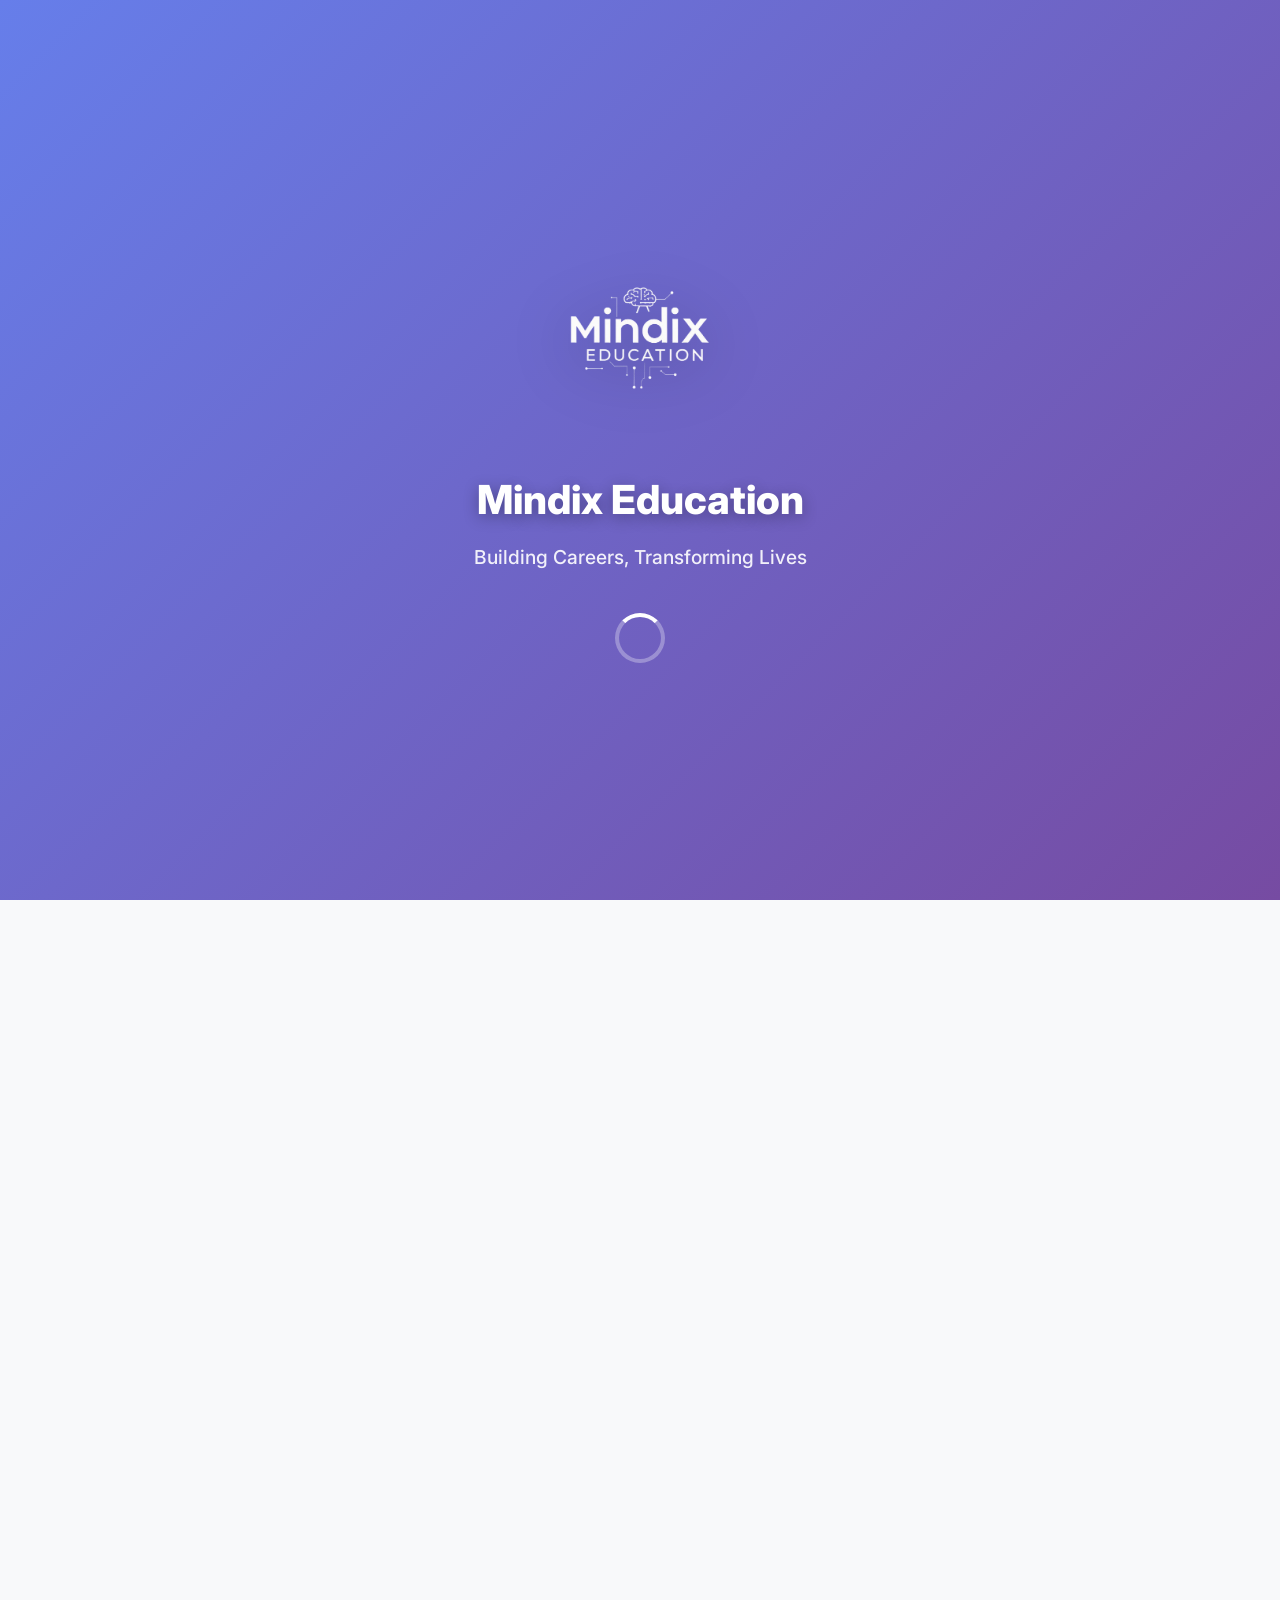
<file: about.html>
<!DOCTYPE html>
<html lang="en">
<head>
    <meta charset="UTF-8">
    <meta name="viewport" content="width=device-width, initial-scale=1.0">
    <title>About Mindix Education - Our Story, Mission & Impact | Career Transformation Platform</title>
    <!-- Meta Pixel Code -->
<script>
!function(f,b,e,v,n,t,s)
{if(f.fbq)return;n=f.fbq=function(){n.callMethod?
n.callMethod.apply(n,arguments):n.queue.push(arguments)};
if(!f._fbq)f._fbq=n;n.push=n;n.loaded=!0;n.version='2.0';
n.queue=[];t=b.createElement(e);t.async=!0;
t.src=v;s=b.getElementsByTagName(e)[0];
s.parentNode.insertBefore(t,s)}(window, document,'script',
'https://connect.facebook.net/en_US/fbevents.js');
fbq('init', '970933495494749');
fbq('track', 'PageView');
</script>
<noscript><img height="1" width="1" style="display:none"
src="https://www.facebook.com/tr?id=970933495494749&ev=PageView&noscript=1"
/></noscript>
<!-- End Meta Pixel Code -->
    
    <!-- Primary Meta Tags -->
    <meta name="title" content="About Mindix Education - Our Story, Mission & Impact | Career Transformation Platform">
    <meta name="description" content="Learn about Mindix Education's journey since 2019, our mission to transform careers, 5000+ success stories, 95% placement rate, and expert career guidance philosophy.">
    <meta name="keywords" content="About Mindix Education, Mindix Education story, career transformation, educational mission, student success, placement success, career guidance philosophy, Mindix journey, educational impact">
    <meta name="author" content="Mindix Education">
    <meta name="robots" content="index, follow">
    <meta name="language" content="English">
    <meta name="revisit-after" content="7 days">
    
    <!-- Open Graph / Facebook -->
    <meta property="og:type" content="website">
    <meta property="og:url" content="https://mindixeducation.com/about.html">
    <meta property="og:title" content="About Mindix Education - Our Story, Mission & Impact">
    <meta property="og:description" content="Learn about Mindix Education's journey since 2019, our mission to transform careers, 5000+ success stories, and 95% placement rate.">
    <meta property="og:image" content="https://mindixeducation.com/images/mindix-about-og.jpg">
    <meta property="og:image:width" content="1200">
    <meta property="og:image:height" content="630">
    <meta property="og:site_name" content="Mindix Education">
    <meta property="og:locale" content="en_IN">
    
    <!-- Twitter -->
    <meta property="twitter:card" content="summary_large_image">
    <meta property="twitter:url" content="https://mindixeducation.com/about.html">
    <meta property="twitter:title" content="About Mindix Education - Our Story & Mission">
    <meta property="twitter:description" content="Learn about Mindix Education's journey since 2019, our mission to transform careers, and 5000+ success stories.">
    <meta property="twitter:image" content="https://mindixeducation.com/images/mindix-about-twitter.jpg">
    <meta property="twitter:creator" content="@mindixeducation">
    
    <!-- Additional SEO Meta Tags -->
    <meta name="theme-color" content="#667eea">
    <meta name="msapplication-TileColor" content="#667eea">
    <meta name="application-name" content="Mindix Education">
    <meta name="apple-mobile-web-app-title" content="Mindix Education">
    <meta name="apple-mobile-web-app-capable" content="yes">
    <meta name="apple-mobile-web-app-status-bar-style" content="default">
    <meta name="mobile-web-app-capable" content="yes">
    <meta name="format-detection" content="telephone=no">
    <meta name="msapplication-tap-highlight" content="no">
    
    <!-- Canonical URL -->
    <link rel="canonical" href="https://mindixeducation.com/about.html">
    
    <!-- Structured Data - AboutPage -->
    <script type="application/ld+json">
    {
        "@context": "https://schema.org",
        "@type": "AboutPage",
        "name": "About Mindix Education",
        "description": "Learn about Mindix Education's journey since 2019, our mission to transform careers, 5000+ success stories, and 95% placement rate.",
        "url": "https://mindixeducation.com/about.html",
        "mainEntity": {
            "@type": "Organization",
            "name": "Mindix Education",
            "foundingDate": "2019",
            "description": "Transform your career with Mindix Education! Get 95% placement success, 5000+ students placed, expert training in IT, Marketing, HR, Business & more.",
            "numberOfEmployees": "50+",
            "aggregateRating": {
                "@type": "AggregateRating",
                "ratingValue": "4.9",
                "reviewCount": "1000"
            }
        }
    }
    </script>
    
    <!-- Stylesheets -->
    <link rel="stylesheet" href="css/style.css">
    <link rel="stylesheet" href="css/about.css">
    <link href="https://fonts.googleapis.com/css2?family=Inter:wght@300;400;500;600;700;800&display=swap" rel="stylesheet">
    <link rel="stylesheet" href="https://cdnjs.cloudflare.com/ajax/libs/font-awesome/6.4.0/css/all.min.css">
    
    <!-- Favicon -->
    <link rel="icon" type="image/x-icon" href="favicon.ico">
    <link rel="apple-touch-icon" sizes="180x180" href="apple-touch-icon.png">
    <link rel="icon" type="image/png" sizes="32x32" href="favicon-32x32.png">
    <link rel="icon" type="image/png" sizes="16x16" href="favicon-16x16.png">
</head>
<body>
    <!-- Loading Screen -->
    <div id="loadingScreen" class="loading-screen">
        <div class="loading-content">
            <div class="loading-logo">
                <img src="WhatsApp_Image_2026-02-14_at_15.36.50-removebg-preview.png" alt="Mindix Education">
            </div>
            <div class="loading-text">
                <h2>Mindix Education</h2>
                <p>Building Careers, Transforming Lives</p>
            </div>
            <div class="loading-spinner">
                <div class="spinner"></div>
            </div>
        </div>
    </div>
    <!-- Navigation -->
    <nav class="navbar">
        <div class="container">
            <div class="nav-content">
                <div class="logo">
                    <a href="index.html" class="logo-link">
                        <img src="Made with insMind-WhatsApp_Image_2026-02-14_at_15.36.50-removebg-preview.png" alt="Mindix Education" class="logo-img">
                    </a>
                </div>
                <div class="nav-center">
                    <div class="nav-menu">
                        <ul>
                            <li><a href="index.html">Home</a></li>
                            <li><a href="index.html#courses">Courses</a></li>
                            <li><a href="about.html" class="active">About</a></li>
                            <li><a href="index.html#contact">Contact</a></li>
                        </ul>
                    </div>
                </div>
                <div class="hamburger">
                    <span></span>
                    <span></span>
                    <span></span>
                </div>
            </div>
        </div>
    </nav>

    <!-- Hero Section -->
    <section class="about-hero">
        <div class="container">
            <div class="hero-content">
                <div class="hero-text">
                    <div class="hero-badge">
                        <i class="fas fa-award"></i>
                        <span>Since 2019</span>
                    </div>
                    <h1>Building <span class="highlight">Careers</span><br>Transforming <span class="highlight">Lives</span></h1>
                    <p class="hero-description">We're not just an education platform – we're your career transformation partner. With 5000+ successful placements and 95% success rate, we're redefining professional education in India.</p>
                    
                    <div class="hero-stats">
                        <div class="stat-item">
                            <div class="stat-number">5000+</div>
                            <div class="stat-label">Students Placed</div>
                        </div>
                        <div class="stat-item">
                            <div class="stat-number">95%</div>
                            <div class="stat-label">Success Rate</div>
                        </div>
                        <div class="stat-item">
                            <div class="stat-number">100+</div>
                            <div class="stat-label">Company Partners</div>
                        </div>
                    </div>
                    
                    <div class="hero-features">
                        <div class="feature-item">
                            <i class="fas fa-check-circle"></i>
                            <span>Industry-Expert Trainers</span>
                        </div>
                        <div class="feature-item">
                            <i class="fas fa-check-circle"></i>
                            <span>Practical Learning Approach</span>
                        </div>
                        <div class="feature-item">
                            <i class="fas fa-check-circle"></i>
                            <span>Lifetime Career Support</span>
                        </div>
                    </div>
                </div>
                
                <div class="hero-visual">
                    <div class="hero-image-container">
                        <img src="image-1770966470497.jpeg" alt="Mindix Education Success" class="hero-image">
                        <div class="image-overlay"></div>
                    </div>
                    
                    <div class="floating-cards">
                        <div class="floating-card card-1">
                            <div class="card-icon">
                                <i class="fas fa-graduation-cap"></i>
                            </div>
                            <div class="card-text">
                                <h4>Expert Training</h4>
                                <p>Industry professionals</p>
                            </div>
                        </div>
                        
                        <div class="floating-card card-2">
                            <div class="card-icon">
                                <i class="fas fa-briefcase"></i>
                            </div>
                            <div class="card-text">
                                <h4>100% Placement</h4>
                                <p>Guaranteed interviews</p>
                            </div>
                        </div>
                        
                        <div class="floating-card card-3">
                            <div class="card-icon">
                                <i class="fas fa-certificate"></i>
                            </div>
                            <div class="card-text">
                                <h4>Certified Courses</h4>
                                <p>Industry recognized</p>
                            </div>
                        </div>
                    </div>
                </div>
            </div>
        </div>
    </section>

    <!-- Journey Section -->
    <section class="journey-section">
        <div class="container">
            <div class="section-header">
                <h2>Our Journey</h2>
                <p>From a vision to revolutionize education to becoming a trusted name in career transformation</p>
            </div>
            
            <div class="journey-timeline">
                <div class="timeline-item">
                    <div class="timeline-marker">
                        <div class="marker-dot"></div>
                        <div class="marker-line"></div>
                    </div>
                    <div class="timeline-content">
                        <h3>2019 - The Beginning</h3>
                        <p>Started with a mission to bridge the gap between education and industry requirements.</p>
                    </div>
                </div>
                
                <div class="timeline-item">
                    <div class="timeline-marker">
                        <div class="marker-dot"></div>
                        <div class="marker-line"></div>
                    </div>
                    <div class="timeline-content">
                        <h3>2020 - First Milestone</h3>
                        <p>Successfully placed our first 100 students in top companies with our unique training approach.</p>
                    </div>
                </div>
                
                <div class="timeline-item">
                    <div class="timeline-marker">
                        <div class="marker-dot"></div>
                        <div class="marker-line"></div>
                    </div>
                    <div class="timeline-content">
                        <h3>2021 - Expansion</h3>
                        <p>Expanded our course offerings and partnered with 50+ companies for direct placements.</p>
                    </div>
                </div>
                
                <div class="timeline-item">
                    <div class="timeline-marker">
                        <div class="marker-dot"></div>
                        <div class="marker-line"></div>
                    </div>
                    <div class="timeline-content">
                        <h3>2022 - Innovation</h3>
                        <p>Introduced AI-powered learning tools and personalized career guidance systems.</p>
                    </div>
                </div>
                
                <div class="timeline-item">
                    <div class="timeline-marker">
                        <div class="marker-dot"></div>
                    </div>
                    <div class="timeline-content">
                        <h3>2023 - Excellence</h3>
                        <p>Achieved 95% placement rate and became the preferred choice for career transformation.</p>
                    </div>
                </div>
            </div>
        </div>
    </section>

    <!-- Philosophy Section -->
    <section class="philosophy-section">
        <div class="container">
            <div class="philosophy-grid">
                <div class="philosophy-content">
                    <div class="section-header">
                        <h2>Our Philosophy</h2>
                        <p>The principles that guide our approach to education and career development</p>
                    </div>
                    
                    <div class="philosophy-points">
                        <div class="philosophy-point">
                            <div class="point-icon">
                                <i class="fas fa-lightbulb"></i>
                            </div>
                            <div class="point-content">
                                <h3>Learn by Doing</h3>
                                <p>We believe in practical, hands-on learning that prepares you for real-world challenges.</p>
                            </div>
                        </div>
                        
                        <div class="philosophy-point">
                            <div class="point-icon">
                                <i class="fas fa-users"></i>
                            </div>
                            <div class="point-content">
                                <h3>Personalized Guidance</h3>
                                <p>Every student is unique, and we tailor our approach to match your individual goals.</p>
                            </div>
                        </div>
                        
                        <div class="philosophy-point">
                            <div class="point-icon">
                                <i class="fas fa-chart-line"></i>
                            </div>
                            <div class="point-content">
                                <h3>Continuous Growth</h3>
                                <p>Learning doesn't stop after placement – we support your long-term career growth.</p>
                            </div>
                        </div>
                    </div>
                </div>
                
                <div class="philosophy-visual">
                    <div class="visual-card-large">
                        <div class="card-header-large">
                            <h3>Why Choose Mindix?</h3>
                        </div>
                        <div class="card-features">
                            <div class="feature-large">
                                <i class="fas fa-certificate"></i>
                                <div>
                                    <h4>Industry Certification</h4>
                                    <p>Recognized certifications that matter</p>
                                </div>
                            </div>
                            <div class="feature-large">
                                <i class="fas fa-briefcase"></i>
                                <div>
                                    <h4>100% Placement Support</h4>
                                    <p>Guaranteed interview opportunities</p>
                                </div>
                            </div>
                            <div class="feature-large">
                                <i class="fas fa-user-tie"></i>
                                <div>
                                    <h4>Expert Mentorship</h4>
                                    <p>1-on-1 guidance from industry pros</p>
                                </div>
                            </div>
                            <div class="feature-large">
                                <i class="fas fa-clock"></i>
                                <div>
                                    <h4>Lifetime Support</h4>
                                    <p>Career guidance even after placement</p>
                                </div>
                            </div>
                        </div>
                    </div>
                </div>
            </div>
        </div>
    </section>

    <!-- Impact Section -->
    <section class="impact-section">
        <div class="container">
            <div class="impact-header">
                <h2>Our Impact</h2>
                <p>Numbers that speak volumes about our commitment to student success</p>
            </div>
            
            <div class="impact-grid">
                <div class="impact-card">
                    <div class="impact-icon">
                        <i class="fas fa-users"></i>
                    </div>
                    <div class="impact-content">
                        <h3>5000+</h3>
                        <p>Students Transformed</p>
                    </div>
                </div>
                
                <div class="impact-card">
                    <div class="impact-icon">
                        <i class="fas fa-building"></i>
                    </div>
                    <div class="impact-content">
                        <h3>100+</h3>
                        <p>Company Partnerships</p>
                    </div>
                </div>
                
                <div class="impact-card">
                    <div class="impact-icon">
                        <i class="fas fa-percentage"></i>
                    </div>
                    <div class="impact-content">
                        <h3>95%</h3>
                        <p>Placement Success</p>
                    </div>
                </div>
                
                <div class="impact-card">
                    <div class="impact-icon">
                        <i class="fas fa-star"></i>
                    </div>
                    <div class="impact-content">
                        <h3>4.9/5</h3>
                        <p>Student Rating</p>
                    </div>
                </div>
                
                <div class="impact-card">
                    <div class="impact-icon">
                        <i class="fas fa-certificate"></i>
                    </div>
                    <div class="impact-content">
                        <h3>50+</h3>
                        <p>Course Programs</p>
                    </div>
                </div>
                
                <div class="impact-card">
                    <div class="impact-icon">
                        <i class="fas fa-globe"></i>
                    </div>
                    <div class="impact-content">
                        <h3>25+</h3>
                        <p>Cities Reached</p>
                    </div>
                </div>
            </div>
        </div>
    </section>

    <!-- CTA Section -->
    <section class="cta-section">
        <div class="container">
            <div class="cta-content">
                <h2>Ready to Transform Your Career?</h2>
                <p>Join thousands of successful professionals who started their journey with Mindix Education</p>
                <div class="cta-buttons">
                    <button class="btn btn-primary btn-large" onclick="window.location.href='index.html#courses'">Start Your Career Now</button>
                    <button class="btn btn-success btn-large" onclick="sessionStorage.setItem('formPurpose', 'counselling'); sessionStorage.setItem('scrollToForm', 'true'); window.location.href='index.html#contact';">Get in Touch</button>
                </div>
            </div>
        </div>
    </section>

    <script src="js/script.js"></script>
    <script src="js/about.js"></script>
</body>
</html>
</file>
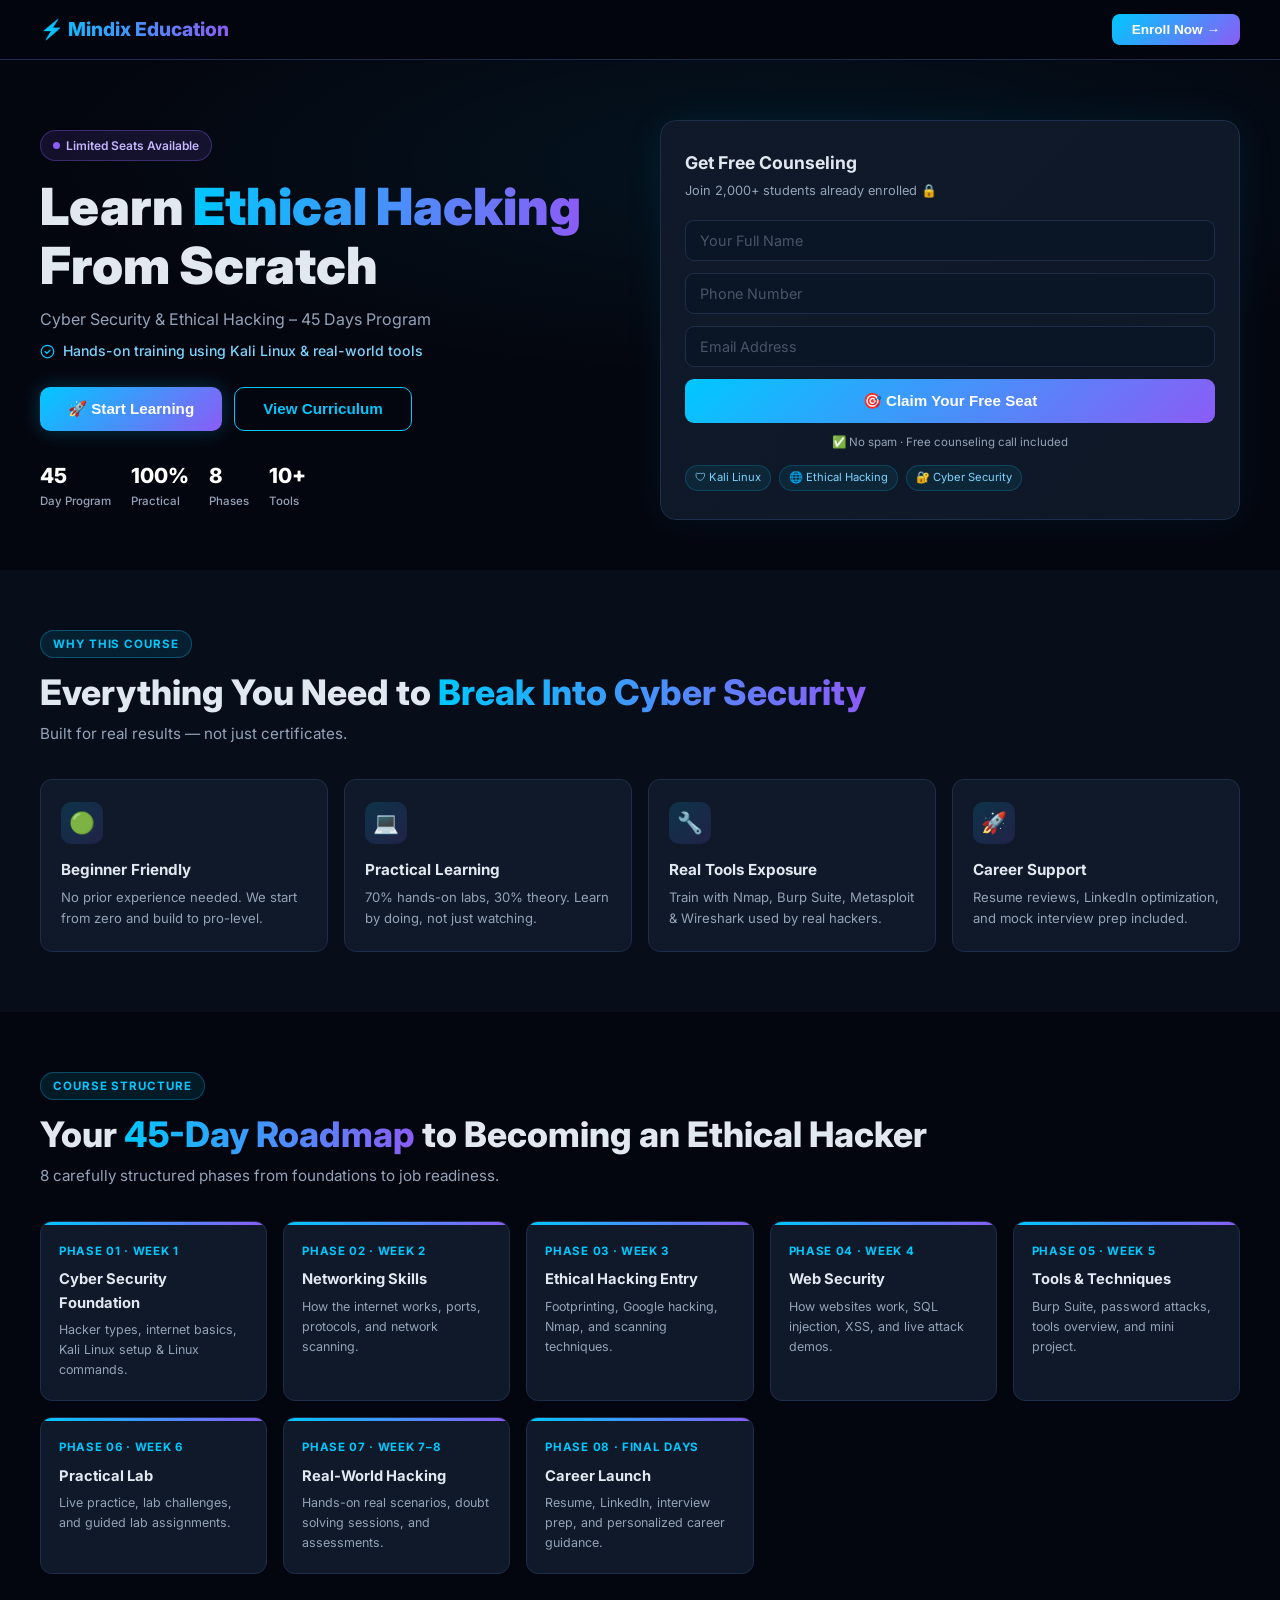
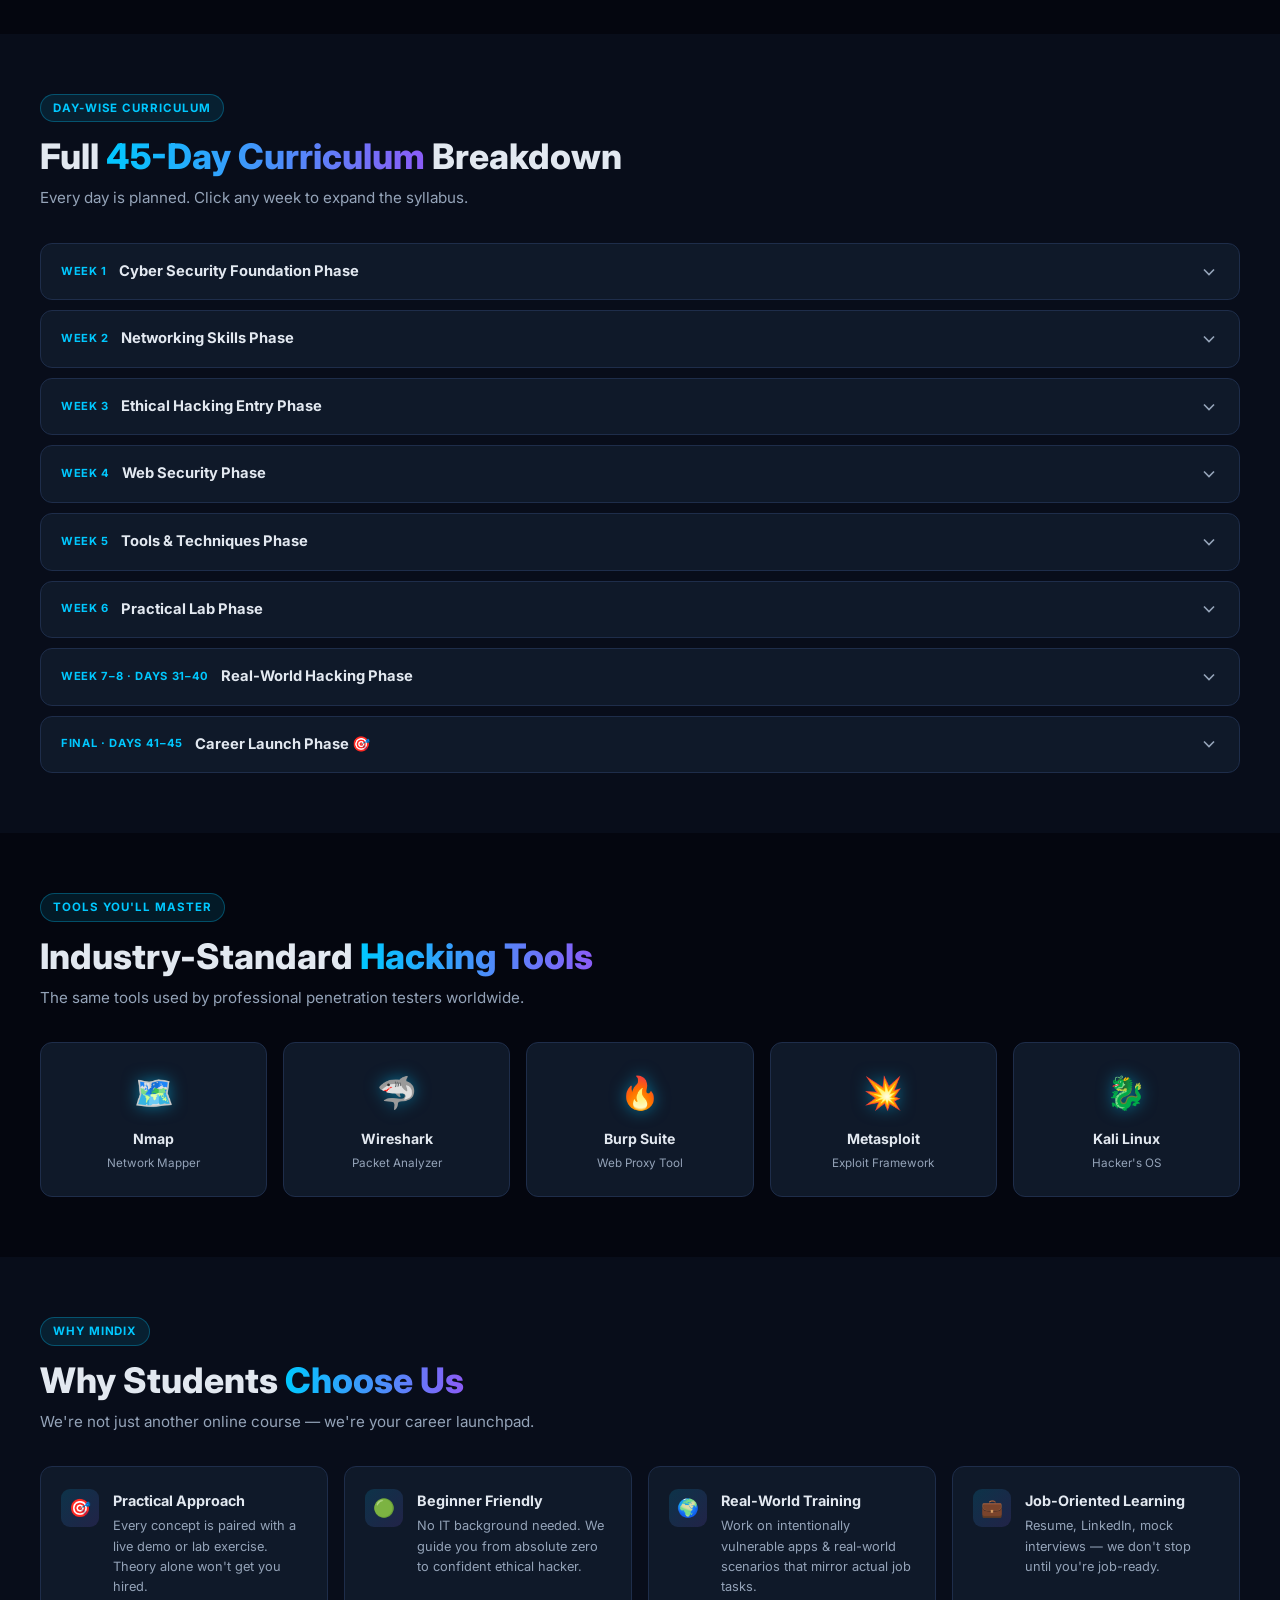
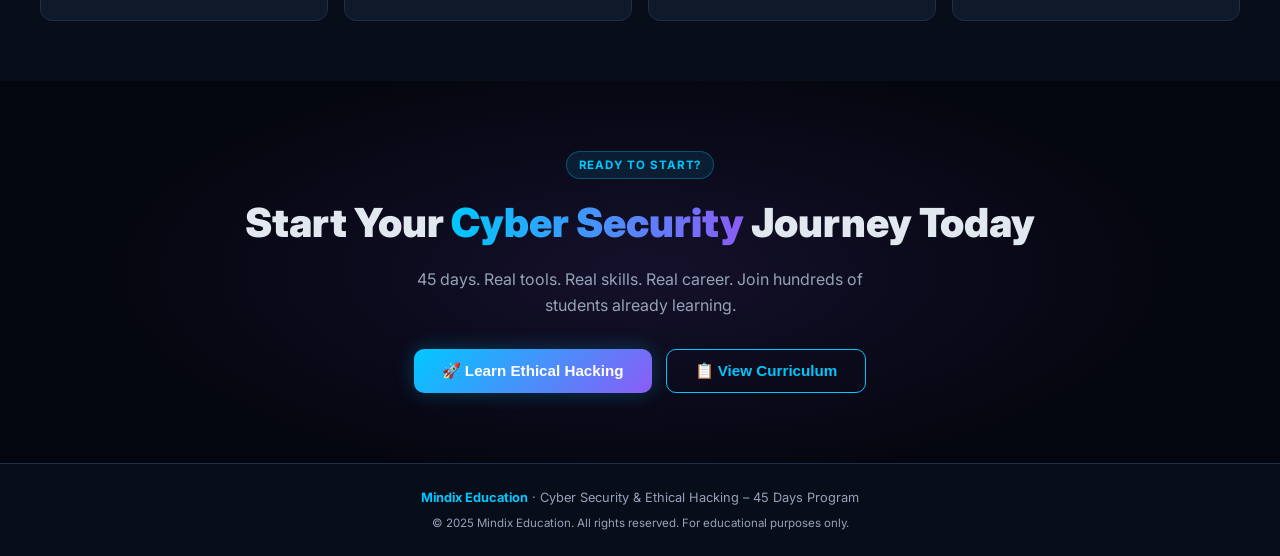
<file: cybersecurity_ethical_hacking.html>
<!DOCTYPE html>
<html lang="en">
<head>
<meta charset="UTF-8"/>
<!-- Meta Pixel Code -->
<script>
!function(f,b,e,v,n,t,s)
{if(f.fbq)return;n=f.fbq=function(){n.callMethod?
n.callMethod.apply(n,arguments):n.queue.push(arguments)};
if(!f._fbq)f._fbq=n;n.push=n;n.loaded=!0;n.version='2.0';
n.queue=[];t=b.createElement(e);t.async=!0;
t.src=v;s=b.getElementsByTagName(e)[0];
s.parentNode.insertBefore(t,s)}(window, document,'script',
'https://connect.facebook.net/en_US/fbevents.js');
fbq('init', '970933495494749');
fbq('track', 'PageView');
</script>
<noscript><img height="1" width="1" style="display:none"
src="https://www.facebook.com/tr?id=970933495494749&ev=PageView&noscript=1"
/></noscript>
<!-- End Meta Pixel Code -->
<meta name="viewport" content="width=device-width,initial-scale=1.0"/>
<title>Mindix Education – Cyber Security & Ethical Hacking</title>
<link href="https://fonts.googleapis.com/css2?family=Inter:wght@400;500;600;700;800;900&display=swap" rel="stylesheet"/>
<style>
*,*::before,*::after{box-sizing:border-box;margin:0;padding:0}
:root{
  --bg:#04060f;--bg2:#080d1a;--bg3:#0c1225;
  --blue:#00c8ff;--purple:#8b5cf6;--blue2:#0ea5e9;
  --text:#e2e8f0;--muted:#94a3b8;--white:#fff;
  --card:#0f1929;--border:#1e2d4a;
  --radius:12px;--max:1200px;
}
html{scroll-behavior:smooth}
body{font-family:'Inter',sans-serif;background:var(--bg);color:var(--text);overflow-x:hidden;line-height:1.6}
a{color:inherit;text-decoration:none}

/* NAV */
nav{background:rgba(4,6,15,.92);backdrop-filter:blur(12px);border-bottom:1px solid var(--border);position:sticky;top:0;z-index:100;padding:14px 20px}
.nav-inner{max-width:var(--max);margin:auto;display:flex;align-items:center;justify-content:space-between;gap:12px;flex-wrap:wrap}
.logo{font-size:1.2rem;font-weight:800;background:linear-gradient(90deg,var(--blue),var(--purple));-webkit-background-clip:text;-webkit-text-fill-color:transparent}
.nav-cta{background:linear-gradient(135deg,var(--blue),var(--purple));color:#fff;border:none;padding:8px 20px;border-radius:8px;font-weight:600;font-size:.85rem;cursor:pointer;white-space:nowrap;transition:opacity .2s}
.nav-cta:hover{opacity:.85}

/* SECTION BASE */
section{padding:60px 20px}
.container{max-width:var(--max);margin:auto}
.section-tag{display:inline-block;background:rgba(0,200,255,.1);border:1px solid rgba(0,200,255,.3);color:var(--blue);font-size:.72rem;font-weight:700;letter-spacing:.08em;text-transform:uppercase;padding:4px 12px;border-radius:20px;margin-bottom:12px}
.section-title{font-size:clamp(1.5rem,3.5vw,2.2rem);font-weight:800;line-height:1.25}
.section-title span{background:linear-gradient(90deg,var(--blue),var(--purple));-webkit-background-clip:text;-webkit-text-fill-color:transparent}
.section-sub{color:var(--muted);font-size:.95rem;margin-top:8px;max-width:560px}

/* HERO */
#hero{background:radial-gradient(ellipse 80% 60% at 60% 20%,rgba(0,200,255,.07) 0%,transparent 70%),var(--bg);padding:60px 20px 50px}
.hero-grid{display:grid;grid-template-columns:1fr 1fr;gap:40px;align-items:center;max-width:var(--max);margin:auto}
.hero-badge{display:inline-flex;align-items:center;gap:6px;background:rgba(139,92,246,.12);border:1px solid rgba(139,92,246,.35);color:#c4b5fd;font-size:.75rem;font-weight:600;padding:5px 12px;border-radius:20px;margin-bottom:16px}
.hero-badge span{width:7px;height:7px;border-radius:50%;background:#8b5cf6;animation:pulse 1.8s infinite}
.hero-title{font-size:clamp(2rem,5vw,3.2rem);font-weight:900;line-height:1.15;margin-bottom:12px}
.hero-title .accent{background:linear-gradient(90deg,var(--blue),var(--purple));-webkit-background-clip:text;-webkit-text-fill-color:transparent}
.hero-sub{color:var(--muted);font-size:1rem;margin-bottom:8px}
.hero-usp{display:flex;align-items:center;gap:8px;color:#7dd3fc;font-size:.88rem;font-weight:500;margin-bottom:24px}
.hero-usp svg{flex-shrink:0}
.btn-row{display:flex;flex-wrap:wrap;gap:12px;margin-bottom:28px}
.btn-primary{background:linear-gradient(135deg,var(--blue),var(--purple));color:#fff;border:none;padding:13px 28px;border-radius:10px;font-weight:700;font-size:.95rem;cursor:pointer;transition:transform .2s,box-shadow .2s;box-shadow:0 0 20px rgba(0,200,255,.25)}
.btn-primary:hover{transform:translateY(-2px);box-shadow:0 0 30px rgba(0,200,255,.4)}
.btn-outline{background:transparent;color:var(--blue);border:1.5px solid var(--blue);padding:12px 28px;border-radius:10px;font-weight:700;font-size:.95rem;cursor:pointer;transition:all .2s}
.btn-outline:hover{background:rgba(0,200,255,.08);box-shadow:0 0 16px rgba(0,200,255,.2)}
.hero-stats{display:flex;gap:20px;flex-wrap:wrap}
.stat{text-align:left}
.stat-num{font-size:1.3rem;font-weight:800;color:var(--white)}
.stat-label{font-size:.72rem;color:var(--muted);font-weight:500}

/* HERO FORM CARD */
.hero-form-card{background:linear-gradient(135deg,var(--card),rgba(15,25,41,.95));border:1px solid var(--border);border-radius:16px;padding:28px 24px;box-shadow:0 0 40px rgba(0,200,255,.07)}
.form-title{font-size:1.1rem;font-weight:700;margin-bottom:4px}
.form-sub{font-size:.8rem;color:var(--muted);margin-bottom:18px}
.form-input{width:100%;background:#0a1525;border:1px solid var(--border);color:var(--text);padding:11px 14px;border-radius:9px;font-size:.9rem;margin-bottom:12px;outline:none;transition:border .2s;font-family:inherit}
.form-input:focus{border-color:var(--blue)}
.form-input::placeholder{color:#4a5568}
.btn-form{width:100%;background:linear-gradient(135deg,var(--blue),var(--purple));color:#fff;border:none;padding:13px;border-radius:9px;font-weight:700;font-size:.95rem;cursor:pointer;transition:opacity .2s,transform .2s}
.btn-form:hover{opacity:.88;transform:translateY(-1px)}
.form-note{text-align:center;font-size:.72rem;color:var(--muted);margin-top:10px}
.form-tags{display:flex;gap:8px;flex-wrap:wrap;margin-top:14px}
.ftag{background:rgba(0,200,255,.08);border:1px solid rgba(0,200,255,.2);color:#7dd3fc;font-size:.7rem;padding:3px 9px;border-radius:20px}

/* POPUP FORM */
.urgency-popup{position:fixed;inset:0;display:none;z-index:1200}
.urgency-popup.show{display:block}
.urgency-overlay{position:absolute;inset:0;background:rgba(2,6,16,.7);backdrop-filter:blur(3px)}
.urgency-modal{position:relative;z-index:2;max-width:520px;margin:6vh auto 0;background:linear-gradient(135deg,var(--card),rgba(15,25,41,.98));border:1px solid var(--border);border-radius:16px;padding:20px;box-shadow:0 18px 50px rgba(0,0,0,.45)}
.urgency-header{display:flex;align-items:center;justify-content:space-between;gap:10px;margin-bottom:14px}
.urgency-badge{display:inline-flex;align-items:center;gap:8px;background:rgba(0,200,255,.1);border:1px solid rgba(0,200,255,.3);color:var(--blue);font-size:.72rem;font-weight:700;letter-spacing:.04em;text-transform:uppercase;padding:5px 10px;border-radius:20px}
.urgency-close{background:transparent;border:1px solid var(--border);color:var(--muted);width:32px;height:32px;border-radius:8px;cursor:pointer;font-size:1rem;line-height:1}
.urgency-close:hover{color:var(--white);border-color:var(--blue)}
.urgency-content h2{font-size:1.35rem;margin-bottom:5px}
.urgency-content p{font-size:.9rem;color:var(--muted);margin-bottom:14px}
.urgency-form .form-group{margin-bottom:10px}
.urgency-form label{display:block;font-size:.78rem;color:#cbd5e1;margin-bottom:4px;font-weight:600}
.popup-submit-btn{width:100%;background:linear-gradient(135deg,var(--blue),var(--purple));color:#fff;border:none;padding:12px;border-radius:9px;font-weight:700;font-size:.92rem;cursor:pointer}
.popup-submit-btn:disabled{opacity:.75;cursor:not-allowed}
.loading{display:inline-block;width:14px;height:14px;border:2px solid rgba(255,255,255,.35);border-top-color:#fff;border-radius:50%;animation:spin .8s linear infinite;vertical-align:middle;margin-right:7px}
.form-message{display:none;margin-top:10px;font-size:.8rem;padding:9px 10px;border-radius:8px}
.form-message.success{display:block;background:rgba(16,185,129,.14);border:1px solid rgba(16,185,129,.35);color:#86efac}
.form-message.error{display:block;background:rgba(239,68,68,.14);border:1px solid rgba(239,68,68,.35);color:#fca5a5}
@keyframes spin{to{transform:rotate(360deg)}}

/* FEATURES */
#features{background:var(--bg2)}
.features-grid{display:grid;grid-template-columns:repeat(auto-fit,minmax(220px,1fr));gap:16px;margin-top:32px}
.feat-card{background:var(--card);border:1px solid var(--border);border-radius:var(--radius);padding:22px 20px;transition:transform .25s,box-shadow .25s,border-color .25s}
.feat-card:hover{transform:translateY(-4px);box-shadow:0 0 24px rgba(0,200,255,.12);border-color:rgba(0,200,255,.3)}
.feat-icon{width:42px;height:42px;border-radius:10px;background:linear-gradient(135deg,rgba(0,200,255,.15),rgba(139,92,246,.15));display:flex;align-items:center;justify-content:center;font-size:1.3rem;margin-bottom:14px}
.feat-title{font-weight:700;font-size:.95rem;margin-bottom:5px}
.feat-desc{font-size:.82rem;color:var(--muted)}

/* ROADMAP */
#roadmap{background:var(--bg)}
.road-grid{display:grid;grid-template-columns:repeat(auto-fit,minmax(220px,1fr));gap:16px;margin-top:32px}
.road-card{background:var(--card);border:1px solid var(--border);border-radius:var(--radius);padding:20px 18px;position:relative;overflow:hidden;transition:box-shadow .25s,border-color .25s}
.road-card::before{content:'';position:absolute;top:0;left:0;right:0;height:3px;background:linear-gradient(90deg,var(--blue),var(--purple))}
.road-card:hover{box-shadow:0 0 20px rgba(139,92,246,.15);border-color:rgba(139,92,246,.3)}
.road-num{font-size:.72rem;font-weight:700;color:var(--blue);letter-spacing:.06em;text-transform:uppercase;margin-bottom:8px}
.road-title{font-weight:700;font-size:.92rem;margin-bottom:5px}
.road-desc{font-size:.78rem;color:var(--muted)}

/* CURRICULUM */
#curriculum{background:var(--bg2);scroll-margin-top:90px}
.acc-wrap{margin-top:32px;display:flex;flex-direction:column;gap:10px}
.acc-item{background:var(--card);border:1px solid var(--border);border-radius:var(--radius);overflow:hidden;transition:border-color .2s}
.acc-item.open{border-color:rgba(0,200,255,.3)}
.acc-header{display:flex;align-items:center;justify-content:space-between;padding:16px 20px;cursor:pointer;gap:12px;user-select:none}
.acc-week{font-size:.7rem;font-weight:700;color:var(--blue);text-transform:uppercase;letter-spacing:.06em;white-space:nowrap}
.acc-phase{font-weight:700;font-size:.92rem;flex:1}
.acc-arrow{width:20px;height:20px;flex-shrink:0;transition:transform .3s;color:var(--muted)}
.acc-item.open .acc-arrow{transform:rotate(180deg);color:var(--blue)}
.acc-body{max-height:0;overflow:hidden;transition:max-height .4s ease}
.acc-item.open .acc-body{max-height:900px}
.acc-inner{padding:0 20px 18px}
.day-item{display:flex;align-items:flex-start;gap:10px;padding:8px 0;border-bottom:1px solid rgba(30,45,74,.6)}
.day-item:last-child{border-bottom:none}
.day-num{background:linear-gradient(135deg,var(--blue),var(--purple));-webkit-background-clip:text;-webkit-text-fill-color:transparent;font-weight:700;font-size:.8rem;min-width:46px;flex-shrink:0;margin-top:1px}
.day-text{font-size:.85rem;color:var(--text)}

/* TOOLS */
#tools{background:var(--bg)}
.tools-grid{display:grid;grid-template-columns:repeat(auto-fit,minmax(140px,1fr));gap:16px;margin-top:32px}
.tool-card{background:var(--card);border:1px solid var(--border);border-radius:var(--radius);padding:24px 16px;text-align:center;transition:all .25s;cursor:default}
.tool-card:hover{border-color:var(--blue);box-shadow:0 0 20px rgba(0,200,255,.18),inset 0 0 30px rgba(0,200,255,.04);transform:translateY(-3px)}
.tool-icon{font-size:2rem;margin-bottom:10px;display:block;filter:drop-shadow(0 0 8px rgba(0,200,255,.5))}
.tool-name{font-weight:700;font-size:.88rem}
.tool-desc{font-size:.73rem;color:var(--muted);margin-top:3px}

/* WHY */
#why{background:var(--bg2)}
.why-grid{display:grid;grid-template-columns:repeat(auto-fit,minmax(230px,1fr));gap:16px;margin-top:32px}
.why-card{background:var(--card);border:1px solid var(--border);border-radius:var(--radius);padding:22px 20px;display:flex;gap:14px;align-items:flex-start;transition:border-color .25s,box-shadow .25s}
.why-card:hover{border-color:rgba(139,92,246,.35);box-shadow:0 0 16px rgba(139,92,246,.1)}
.why-icon{width:38px;height:38px;flex-shrink:0;border-radius:9px;background:linear-gradient(135deg,rgba(0,200,255,.15),rgba(139,92,246,.15));display:flex;align-items:center;justify-content:center;font-size:1.1rem}
.why-title{font-weight:700;font-size:.9rem;margin-bottom:4px}
.why-text{font-size:.8rem;color:var(--muted)}

/* CTA SECTION */
#cta-bottom{background:radial-gradient(ellipse 60% 80% at 50% 50%,rgba(139,92,246,.12) 0%,transparent 70%),var(--bg);padding:70px 20px;text-align:center}
.cta-title{font-size:clamp(1.6rem,4vw,2.5rem);font-weight:900;margin-bottom:12px}
.cta-sub{color:var(--muted);font-size:1rem;margin-bottom:30px;max-width:480px;margin-left:auto;margin-right:auto}
.cta-btns{display:flex;justify-content:center;flex-wrap:wrap;gap:14px}

/* FOOTER */
footer{background:var(--bg2);border-top:1px solid var(--border);padding:24px 20px;text-align:center;color:var(--muted);font-size:.8rem}
footer strong{color:var(--blue)}

/* ANIMATIONS */
@keyframes pulse{0%,100%{opacity:1;transform:scale(1)}50%{opacity:.5;transform:scale(1.5)}}
@keyframes fadeUp{from{opacity:0;transform:translateY(24px)}to{opacity:1;transform:translateY(0)}}
.fade-up{animation:fadeUp .6s ease both}

/* MOBILE */
@media(max-width:768px){
  .hero-grid{grid-template-columns:1fr}
  .btn-primary,.btn-outline,.btn-form{width:100%;text-align:center}
  .btn-row{flex-direction:column}
  .hero-stats{gap:16px}
  section{padding:44px 16px}
  .urgency-modal{margin:2.5vh 12px 0;padding:16px}
}
</style>
</head>
<body>

<!-- NAV -->
<nav>
  <div class="nav-inner">
    <div class="logo">⚡ Mindix Education</div>
    <button class="nav-cta" onclick="openUrgencyPopup()">Enroll Now →</button>
  </div>
</nav>

<!-- HERO -->
<section id="hero">
  <div class="hero-grid fade-up">
    <!-- Left -->
    <div>
      <div class="hero-badge"><span></span> Limited Seats Available</div>
      <h1 class="hero-title">Learn <span class="accent">Ethical Hacking</span> From Scratch</h1>
      <p class="hero-sub">Cyber Security & Ethical Hacking – 45 Days Program</p>
      <div class="hero-usp">
        <svg width="15" height="15" fill="none" viewBox="0 0 24 24"><circle cx="12" cy="12" r="10" stroke="#00c8ff" stroke-width="2"/><path d="M8 12l3 3 5-5" stroke="#00c8ff" stroke-width="2" stroke-linecap="round"/></svg>
        Hands-on training using Kali Linux & real-world tools
      </div>
      <div class="btn-row">
        <button class="btn-primary" onclick="openUrgencyPopup()">🚀 Start Learning</button>
        <button class="btn-outline" onclick="scrollToCurriculum()">View Curriculum</button>
      </div>
      <div class="hero-stats">
        <div class="stat"><div class="stat-num">45</div><div class="stat-label">Day Program</div></div>
        <div class="stat"><div class="stat-num">100%</div><div class="stat-label">Practical</div></div>
        <div class="stat"><div class="stat-num">8</div><div class="stat-label">Phases</div></div>
        <div class="stat"><div class="stat-num">10+</div><div class="stat-label">Tools</div></div>
      </div>
    </div>
    <!-- Right: Inline Form -->
    <div class="hero-form-card">
      <div class="form-title">Get Free Counseling</div>
      <div class="form-sub">Join 2,000+ students already enrolled 🔒</div>
      <form id="form-main">
        <input class="form-input" type="text" name="name" placeholder="Your Full Name" required/>
        <input class="form-input" type="tel" name="phone" placeholder="Phone Number" required/>
        <input class="form-input" type="email" name="email" placeholder="Email Address" required/>
        <input type="hidden" name="course" value="Cyber Security &amp; Ethical Hacking"/>
        <button type="submit" class="btn-form">🎯 Claim Your Free Seat</button>
        <div id="formMainMessage" class="form-message"></div>
      </form>
      <div class="form-note">✅ No spam · Free counseling call included</div>
      <div class="form-tags">
        <span class="ftag">🛡 Kali Linux</span>
        <span class="ftag">🌐 Ethical Hacking</span>
        <span class="ftag">🔐 Cyber Security</span>
      </div>
    </div>
  </div>
</section>

<!-- FEATURES -->
<section id="features">
  <div class="container">
    <div class="section-tag">Why This Course</div>
    <h2 class="section-title">Everything You Need to <span>Break Into Cyber Security</span></h2>
    <p class="section-sub">Built for real results — not just certificates.</p>
    <div class="features-grid">
      <div class="feat-card">
        <div class="feat-icon">🟢</div>
        <div class="feat-title">Beginner Friendly</div>
        <div class="feat-desc">No prior experience needed. We start from zero and build to pro-level.</div>
      </div>
      <div class="feat-card">
        <div class="feat-icon">💻</div>
        <div class="feat-title">Practical Learning</div>
        <div class="feat-desc">70% hands-on labs, 30% theory. Learn by doing, not just watching.</div>
      </div>
      <div class="feat-card">
        <div class="feat-icon">🔧</div>
        <div class="feat-title">Real Tools Exposure</div>
        <div class="feat-desc">Train with Nmap, Burp Suite, Metasploit & Wireshark used by real hackers.</div>
      </div>
      <div class="feat-card">
        <div class="feat-icon">🚀</div>
        <div class="feat-title">Career Support</div>
        <div class="feat-desc">Resume reviews, LinkedIn optimization, and mock interview prep included.</div>
      </div>
    </div>
  </div>
</section>

<!-- ROADMAP -->
<section id="roadmap">
  <div class="container">
    <div class="section-tag">Course Structure</div>
    <h2 class="section-title">Your <span>45-Day Roadmap</span> to Becoming an Ethical Hacker</h2>
    <p class="section-sub">8 carefully structured phases from foundations to job readiness.</p>
    <div class="road-grid">
      <div class="road-card"><div class="road-num">Phase 01 · Week 1</div><div class="road-title">Cyber Security Foundation</div><div class="road-desc">Hacker types, internet basics, Kali Linux setup & Linux commands.</div></div>
      <div class="road-card"><div class="road-num">Phase 02 · Week 2</div><div class="road-title">Networking Skills</div><div class="road-desc">How the internet works, ports, protocols, and network scanning.</div></div>
      <div class="road-card"><div class="road-num">Phase 03 · Week 3</div><div class="road-title">Ethical Hacking Entry</div><div class="road-desc">Footprinting, Google hacking, Nmap, and scanning techniques.</div></div>
      <div class="road-card"><div class="road-num">Phase 04 · Week 4</div><div class="road-title">Web Security</div><div class="road-desc">How websites work, SQL injection, XSS, and live attack demos.</div></div>
      <div class="road-card"><div class="road-num">Phase 05 · Week 5</div><div class="road-title">Tools & Techniques</div><div class="road-desc">Burp Suite, password attacks, tools overview, and mini project.</div></div>
      <div class="road-card"><div class="road-num">Phase 06 · Week 6</div><div class="road-title">Practical Lab</div><div class="road-desc">Live practice, lab challenges, and guided lab assignments.</div></div>
      <div class="road-card"><div class="road-num">Phase 07 · Week 7–8</div><div class="road-title">Real-World Hacking</div><div class="road-desc">Hands-on real scenarios, doubt solving sessions, and assessments.</div></div>
      <div class="road-card"><div class="road-num">Phase 08 · Final Days</div><div class="road-title">Career Launch</div><div class="road-desc">Resume, LinkedIn, interview prep, and personalized career guidance.</div></div>
    </div>
  </div>
</section>

<!-- CURRICULUM -->
<section id="curriculum">
  <div class="container">
    <div class="section-tag">Day-Wise Curriculum</div>
    <h2 class="section-title">Full <span>45-Day Curriculum</span> Breakdown</h2>
    <p class="section-sub">Every day is planned. Click any week to expand the syllabus.</p>
    <div class="acc-wrap" id="acc">

      <!-- Week 1 -->
      <div class="acc-item" data-idx="0">
        <div class="acc-header" onclick="toggleAcc(0)">
          <span class="acc-week">Week 1</span>
          <span class="acc-phase">Cyber Security Foundation Phase</span>
          <svg class="acc-arrow" viewBox="0 0 24 24" fill="none" stroke="currentColor" stroke-width="2"><path d="M6 9l6 6 6-6"/></svg>
        </div>
        <div class="acc-body">
          <div class="acc-inner">
            <div class="day-item"><span class="day-num">Day 1</span><span class="day-text">What is Cyber Security, Types of hackers (White/Black/Grey Hat)</span></div>
            <div class="day-item"><span class="day-num">Day 2</span><span class="day-text">Internet fundamentals – IP addresses, DNS, how websites work</span></div>
            <div class="day-item"><span class="day-num">Day 3</span><span class="day-text">Kali Linux introduction – Installation & environment setup</span></div>
            <div class="day-item"><span class="day-num">Day 4</span><span class="day-text">Linux command line skills – Essential hacking commands</span></div>
            <div class="day-item"><span class="day-num">Day 5</span><span class="day-text">Practice session – Revision of Week 1 concepts & Q&A</span></div>
          </div>
        </div>
      </div>

      <!-- Week 2 -->
      <div class="acc-item" data-idx="1">
        <div class="acc-header" onclick="toggleAcc(1)">
          <span class="acc-week">Week 2</span>
          <span class="acc-phase">Networking Skills Phase</span>
          <svg class="acc-arrow" viewBox="0 0 24 24" fill="none" stroke="currentColor" stroke-width="2"><path d="M6 9l6 6 6-6"/></svg>
        </div>
        <div class="acc-body">
          <div class="acc-inner">
            <div class="day-item"><span class="day-num">Day 6</span><span class="day-text">How the internet works – OSI model, TCP/IP, data flow</span></div>
            <div class="day-item"><span class="day-num">Day 7</span><span class="day-text">Ports & protocols – HTTP, HTTPS, FTP, SSH and more</span></div>
            <div class="day-item"><span class="day-num">Day 8</span><span class="day-text">Network scanning introduction – Discovering live hosts</span></div>
            <div class="day-item"><span class="day-num">Day 9</span><span class="day-text">Wireshark demo – Capturing and analyzing network traffic</span></div>
            <div class="day-item"><span class="day-num">Day 10</span><span class="day-text">Practice session – Networking labs & concept revision</span></div>
          </div>
        </div>
      </div>

      <!-- Week 3 -->
      <div class="acc-item" data-idx="2">
        <div class="acc-header" onclick="toggleAcc(2)">
          <span class="acc-week">Week 3</span>
          <span class="acc-phase">Ethical Hacking Entry Phase</span>
          <svg class="acc-arrow" viewBox="0 0 24 24" fill="none" stroke="currentColor" stroke-width="2"><path d="M6 9l6 6 6-6"/></svg>
        </div>
        <div class="acc-body">
          <div class="acc-inner">
            <div class="day-item"><span class="day-num">Day 11</span><span class="day-text">Footprinting – Passive & active reconnaissance techniques</span></div>
            <div class="day-item"><span class="day-num">Day 12</span><span class="day-text">Google hacking – Advanced dorks, finding exposed data</span></div>
            <div class="day-item"><span class="day-num">Day 13</span><span class="day-text">Nmap – Port scanning, service detection, OS fingerprinting</span></div>
            <div class="day-item"><span class="day-num">Day 14</span><span class="day-text">Scanning techniques – Enumeration, vulnerability scanning</span></div>
            <div class="day-item"><span class="day-num">Day 15</span><span class="day-text">Practice session – Hacking lab challenges</span></div>
          </div>
        </div>
      </div>

      <!-- Week 4 -->
      <div class="acc-item" data-idx="3">
        <div class="acc-header" onclick="toggleAcc(3)">
          <span class="acc-week">Week 4</span>
          <span class="acc-phase">Web Security Phase</span>
          <svg class="acc-arrow" viewBox="0 0 24 24" fill="none" stroke="currentColor" stroke-width="2"><path d="M6 9l6 6 6-6"/></svg>
        </div>
        <div class="acc-body">
          <div class="acc-inner">
            <div class="day-item"><span class="day-num">Day 16</span><span class="day-text">How websites work – Requests, responses, cookies, sessions</span></div>
            <div class="day-item"><span class="day-num">Day 17</span><span class="day-text">SQL Injection – Understanding & exploiting database vulnerabilities</span></div>
            <div class="day-item"><span class="day-num">Day 18</span><span class="day-text">XSS (Cross-Site Scripting) – Types, payloads, and bypasses</span></div>
            <div class="day-item"><span class="day-num">Day 19</span><span class="day-text">Demo attacks – Live exploitation on test environments (legal)</span></div>
            <div class="day-item"><span class="day-num">Day 20</span><span class="day-text">Practice session – Web hacking challenges & CTF tasks</span></div>
          </div>
        </div>
      </div>

      <!-- Week 5 -->
      <div class="acc-item" data-idx="4">
        <div class="acc-header" onclick="toggleAcc(4)">
          <span class="acc-week">Week 5</span>
          <span class="acc-phase">Tools & Techniques Phase</span>
          <svg class="acc-arrow" viewBox="0 0 24 24" fill="none" stroke="currentColor" stroke-width="2"><path d="M6 9l6 6 6-6"/></svg>
        </div>
        <div class="acc-body">
          <div class="acc-inner">
            <div class="day-item"><span class="day-num">Day 21</span><span class="day-text">Burp Suite – Intercepting, modifying & replaying HTTP requests</span></div>
            <div class="day-item"><span class="day-num">Day 22</span><span class="day-text">Password attacks – Brute force, dictionary attacks, hash cracking</span></div>
            <div class="day-item"><span class="day-num">Day 23</span><span class="day-text">Tools overview – Metasploit framework introduction</span></div>
            <div class="day-item"><span class="day-num">Day 24</span><span class="day-text">Practice session – Combined tools lab</span></div>
            <div class="day-item"><span class="day-num">Day 25</span><span class="day-text">Mini Project – Full reconnaissance & vulnerability report</span></div>
          </div>
        </div>
      </div>

      <!-- Week 6 -->
      <div class="acc-item" data-idx="5">
        <div class="acc-header" onclick="toggleAcc(5)">
          <span class="acc-week">Week 6</span>
          <span class="acc-phase">Practical Lab Phase</span>
          <svg class="acc-arrow" viewBox="0 0 24 24" fill="none" stroke="currentColor" stroke-width="2"><path d="M6 9l6 6 6-6"/></svg>
        </div>
        <div class="acc-body">
          <div class="acc-inner">
            <div class="day-item"><span class="day-num">Day 26</span><span class="day-text">Live practice – Hands-on lab environment setup & warm-up</span></div>
            <div class="day-item"><span class="day-num">Day 27</span><span class="day-text">Lab work – Guided lab exercises with mentor support</span></div>
            <div class="day-item"><span class="day-num">Day 28</span><span class="day-text">Challenges – Timed CTF-style security challenges</span></div>
            <div class="day-item"><span class="day-num">Day 29</span><span class="day-text">Advanced lab – Multi-step attack scenario simulations</span></div>
            <div class="day-item"><span class="day-num">Day 30</span><span class="day-text">Consolidation – Review, doubt clearing, progress check</span></div>
          </div>
        </div>
      </div>

      <!-- Week 7 -->
      <div class="acc-item" data-idx="6">
        <div class="acc-header" onclick="toggleAcc(6)">
          <span class="acc-week">Week 7–8 · Days 31–40</span>
          <span class="acc-phase">Real-World Hacking Phase</span>
          <svg class="acc-arrow" viewBox="0 0 24 24" fill="none" stroke="currentColor" stroke-width="2"><path d="M6 9l6 6 6-6"/></svg>
        </div>
        <div class="acc-body">
          <div class="acc-inner">
            <div class="day-item"><span class="day-num">Day 31–33</span><span class="day-text">Hands-on practice – Real-world attack & defense simulation</span></div>
            <div class="day-item"><span class="day-num">Day 34–36</span><span class="day-text">Real scenarios – Bug bounty style tasks on intentionally vulnerable apps</span></div>
            <div class="day-item"><span class="day-num">Day 37–38</span><span class="day-text">Doubt solving – 1-on-1 mentor sessions & peer reviews</span></div>
            <div class="day-item"><span class="day-num">Day 39–40</span><span class="day-text">Capstone – Full-scope ethical hacking project & report writing</span></div>
          </div>
        </div>
      </div>

      <!-- Career Phase -->
      <div class="acc-item" data-idx="7">
        <div class="acc-header" onclick="toggleAcc(7)">
          <span class="acc-week">Final · Days 41–45</span>
          <span class="acc-phase">Career Launch Phase 🎯</span>
          <svg class="acc-arrow" viewBox="0 0 24 24" fill="none" stroke="currentColor" stroke-width="2"><path d="M6 9l6 6 6-6"/></svg>
        </div>
        <div class="acc-body">
          <div class="acc-inner">
            <div class="day-item"><span class="day-num">Day 41</span><span class="day-text">Resume building – Cyber security resume template & review</span></div>
            <div class="day-item"><span class="day-num">Day 42</span><span class="day-text">LinkedIn optimization – Profile, headline, keywords for recruiters</span></div>
            <div class="day-item"><span class="day-num">Day 43</span><span class="day-text">Interview preparation – Top 50 cyber security interview questions</span></div>
            <div class="day-item"><span class="day-num">Day 44</span><span class="day-text">Mock interview – Live interview simulation with feedback</span></div>
            <div class="day-item"><span class="day-num">Day 45</span><span class="day-text">Career guidance – Job portals, freelancing, bug bounty platforms</span></div>
          </div>
        </div>
      </div>

    </div>
  </div>
</section>

<!-- TOOLS -->
<section id="tools">
  <div class="container">
    <div class="section-tag">Tools You'll Master</div>
    <h2 class="section-title">Industry-Standard <span>Hacking Tools</span></h2>
    <p class="section-sub">The same tools used by professional penetration testers worldwide.</p>
    <div class="tools-grid">
      <div class="tool-card"><span class="tool-icon">🗺️</span><div class="tool-name">Nmap</div><div class="tool-desc">Network Mapper</div></div>
      <div class="tool-card"><span class="tool-icon">🦈</span><div class="tool-name">Wireshark</div><div class="tool-desc">Packet Analyzer</div></div>
      <div class="tool-card"><span class="tool-icon">🔥</span><div class="tool-name">Burp Suite</div><div class="tool-desc">Web Proxy Tool</div></div>
      <div class="tool-card"><span class="tool-icon">💥</span><div class="tool-name">Metasploit</div><div class="tool-desc">Exploit Framework</div></div>
      <div class="tool-card"><span class="tool-icon">🐉</span><div class="tool-name">Kali Linux</div><div class="tool-desc">Hacker's OS</div></div>
    </div>
  </div>
</section>

<!-- WHY -->
<section id="why">
  <div class="container">
    <div class="section-tag">Why Mindix</div>
    <h2 class="section-title">Why Students <span>Choose Us</span></h2>
    <p class="section-sub">We're not just another online course — we're your career launchpad.</p>
    <div class="why-grid">
      <div class="why-card"><div class="why-icon">🎯</div><div><div class="why-title">Practical Approach</div><div class="why-text">Every concept is paired with a live demo or lab exercise. Theory alone won't get you hired.</div></div></div>
      <div class="why-card"><div class="why-icon">🟢</div><div><div class="why-title">Beginner Friendly</div><div class="why-text">No IT background needed. We guide you from absolute zero to confident ethical hacker.</div></div></div>
      <div class="why-card"><div class="why-icon">🌍</div><div><div class="why-title">Real-World Training</div><div class="why-text">Work on intentionally vulnerable apps & real-world scenarios that mirror actual job tasks.</div></div></div>
      <div class="why-card"><div class="why-icon">💼</div><div><div class="why-title">Job-Oriented Learning</div><div class="why-text">Resume, LinkedIn, mock interviews — we don't stop until you're job-ready.</div></div></div>
    </div>
  </div>
</section>

<!-- CTA BOTTOM -->
<section id="cta-bottom">
  <div class="container">
    <div class="section-tag">Ready to Start?</div>
    <h2 class="cta-title">Start Your <span style="background:linear-gradient(90deg,var(--blue),var(--purple));-webkit-background-clip:text;-webkit-text-fill-color:transparent">Cyber Security</span> Journey Today</h2>
    <p class="cta-sub">45 days. Real tools. Real skills. Real career. Join hundreds of students already learning.</p>
    <div class="cta-btns">
      <button class="btn-primary" onclick="openUrgencyPopup()">🚀 Learn Ethical Hacking</button>
      <button class="btn-outline" onclick="scrollToCurriculum()">📋 View Curriculum</button>
    </div>
  </div>
</section>

<!-- POPUP FORM (same flow as index.html) -->
<div id="urgencyPopup" class="urgency-popup">
  <div class="urgency-overlay" onclick="closeUrgencyPopup()"></div>
  <div class="urgency-modal">
    <div class="urgency-header">
      <div class="urgency-badge">Limited Time Offer</div>
      <button class="urgency-close" type="button" onclick="closeUrgencyPopup()">x</button>
    </div>
    <div class="urgency-content">
      <h2>Enroll for Free Counseling</h2>
      <p>Submit your details to reserve your callback.</p>
      <form id="form-popup" class="urgency-form">
        <div class="form-group">
          <label for="popupName">Full Name</label>
          <input class="form-input" type="text" id="popupName" name="name" placeholder="Enter your full name" required/>
        </div>
        <div class="form-group">
          <label for="popupEmail">Email Address</label>
          <input class="form-input" type="email" id="popupEmail" name="email" placeholder="Enter your email address" required/>
        </div>
        <div class="form-group">
          <label for="popupPhone">Phone Number</label>
          <input class="form-input" type="tel" id="popupPhone" name="phone" placeholder="Enter your phone number" required/>
        </div>
        <input type="hidden" id="course" name="course" value="Cyber Security &amp; Ethical Hacking"/>
        <button type="submit" class="popup-submit-btn">Claim Discount &amp; Get Free Counseling</button>
        <div id="popupFormMessage" class="form-message"></div>
      </form>
    </div>
  </div>
</div>

<!-- FOOTER -->
<footer>
  <strong>Mindix Education</strong> · Cyber Security & Ethical Hacking – 45 Days Program<br/>
  <span style="font-size:.72rem;margin-top:6px;display:block">© 2025 Mindix Education. All rights reserved. For educational purposes only.</span>
</footer>

<script>
function openUrgencyPopup(){
  const popup=document.getElementById('urgencyPopup');
  popup.classList.add('show');
  const nameInput=document.getElementById('popupName');
  setTimeout(()=>nameInput.focus(),200);
}
function closeUrgencyPopup(){
  const popup=document.getElementById('urgencyPopup');
  popup.classList.remove('show');
}
function scrollToCurriculum(){
  const section=document.getElementById('curriculum');
  if(section){
    section.scrollIntoView({behavior:'smooth',block:'start'});
  }
}
function toggleAcc(idx){
  const items=document.querySelectorAll('.acc-item');
  items.forEach((item,i)=>{
    if(i===idx){item.classList.toggle('open')}
    else{item.classList.remove('open')}
  });
}
// Fade-up on scroll
const obs=new IntersectionObserver(entries=>{
  entries.forEach(e=>{if(e.isIntersecting){e.target.style.opacity='1';e.target.style.transform='translateY(0)'}});
},{threshold:.1});
document.querySelectorAll('.feat-card,.road-card,.tool-card,.why-card,.acc-item').forEach(el=>{
  el.style.opacity='0';el.style.transform='translateY(20px)';
  el.style.transition='opacity .5s ease, transform .5s ease';
  obs.observe(el);
});

document.addEventListener('DOMContentLoaded',function(){
  const scriptURL='https://script.google.com/macros/s/AKfycbwRgfC8GlXEMzQ1nvExSMbqwaKZHRqAHrnJQnH12-DAmeO4Jby077FE_6eGe3nw1Atv/exec';
  const forms=[
    {el:document.getElementById('form-main'),messageId:'formMainMessage',defaultBtn:'🎯 Claim Your Free Seat'},
    {el:document.getElementById('form-popup'),messageId:'popupFormMessage',defaultBtn:'Claim Discount & Get Free Counseling'}
  ];

  forms.forEach(cfg=>{
    const form=cfg.el;
    if(!form){return;}

    form.addEventListener('submit',async function(e){
      e.preventDefault();
      const submitBtn=form.querySelector('button[type="submit"]');
      const formMessage=document.getElementById(cfg.messageId);

      submitBtn.innerHTML='<span class="loading"></span> Sending...';
      submitBtn.disabled=true;

      const data={
        name:form.querySelector("[name='name']").value,
        email:form.querySelector("[name='email']").value,
        phone:form.querySelector("[name='phone']").value,
        course:'Cyber Security & Ethical Hacking'
      };

      try{
        await fetch(scriptURL,{
          method:'POST',
          mode:'no-cors',
          headers:{'Content-Type':'application/x-www-form-urlencoded'},
          body:new URLSearchParams(data)
        });

        formMessage.className='form-message success';
        formMessage.textContent='Redirecting to confirmation page...';
        formMessage.style.display='block';
        form.reset();

        setTimeout(()=>{window.location.href='ty8k2m9x-success-confirmation.html';},1500);
      }catch(error){
        console.error('Form submission error:',error);
        formMessage.className='form-message error';
        formMessage.textContent='❌ Something went wrong. Please try again or call us directly.';
        formMessage.style.display='block';
      }finally{
        submitBtn.textContent=cfg.defaultBtn;
        submitBtn.disabled=false;
        setTimeout(()=>{formMessage.style.display='none';},5000);
      }
    });
  });
});

window.addEventListener('click',function(event){
  const popup=document.getElementById('urgencyPopup');
  if(event.target===popup){closeUrgencyPopup();}
});
document.addEventListener('keydown',function(event){
  if(event.key==='Escape'){closeUrgencyPopup();}
});
</script>
</body>
</html>
</file>
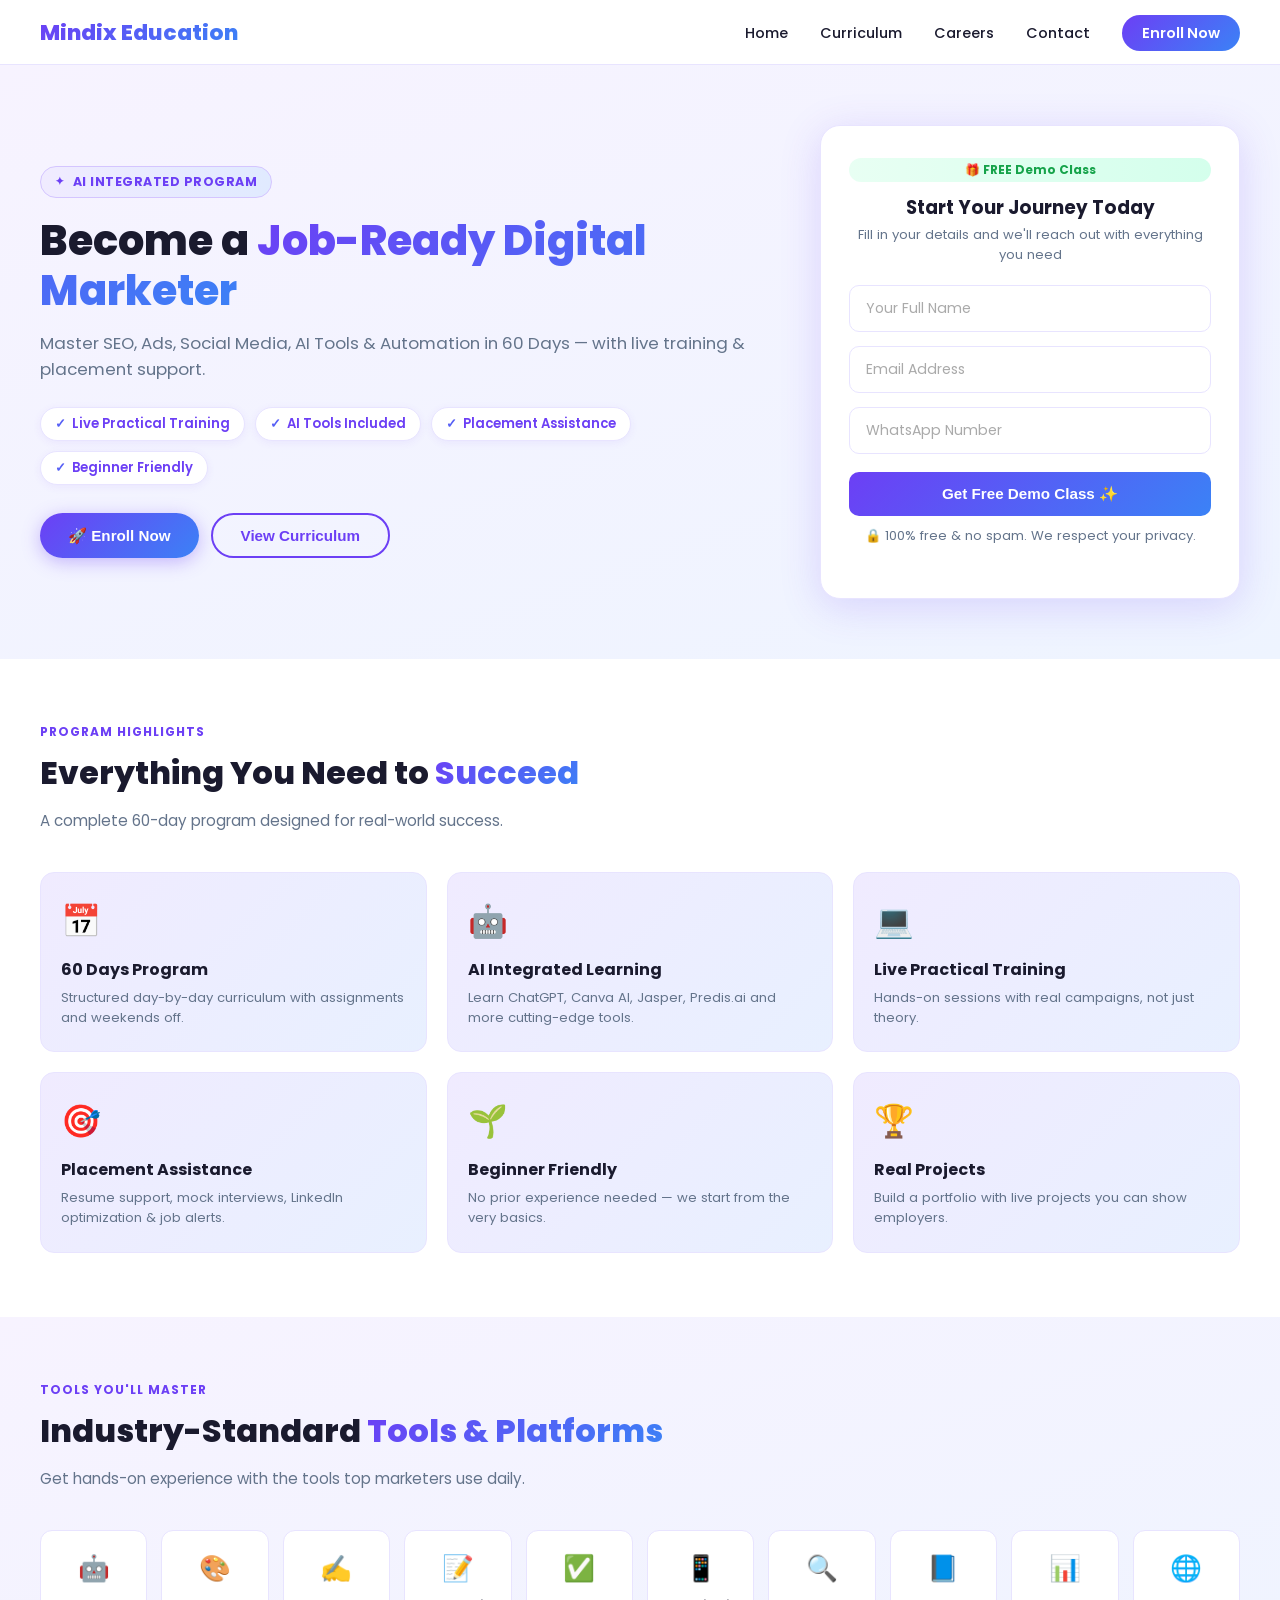
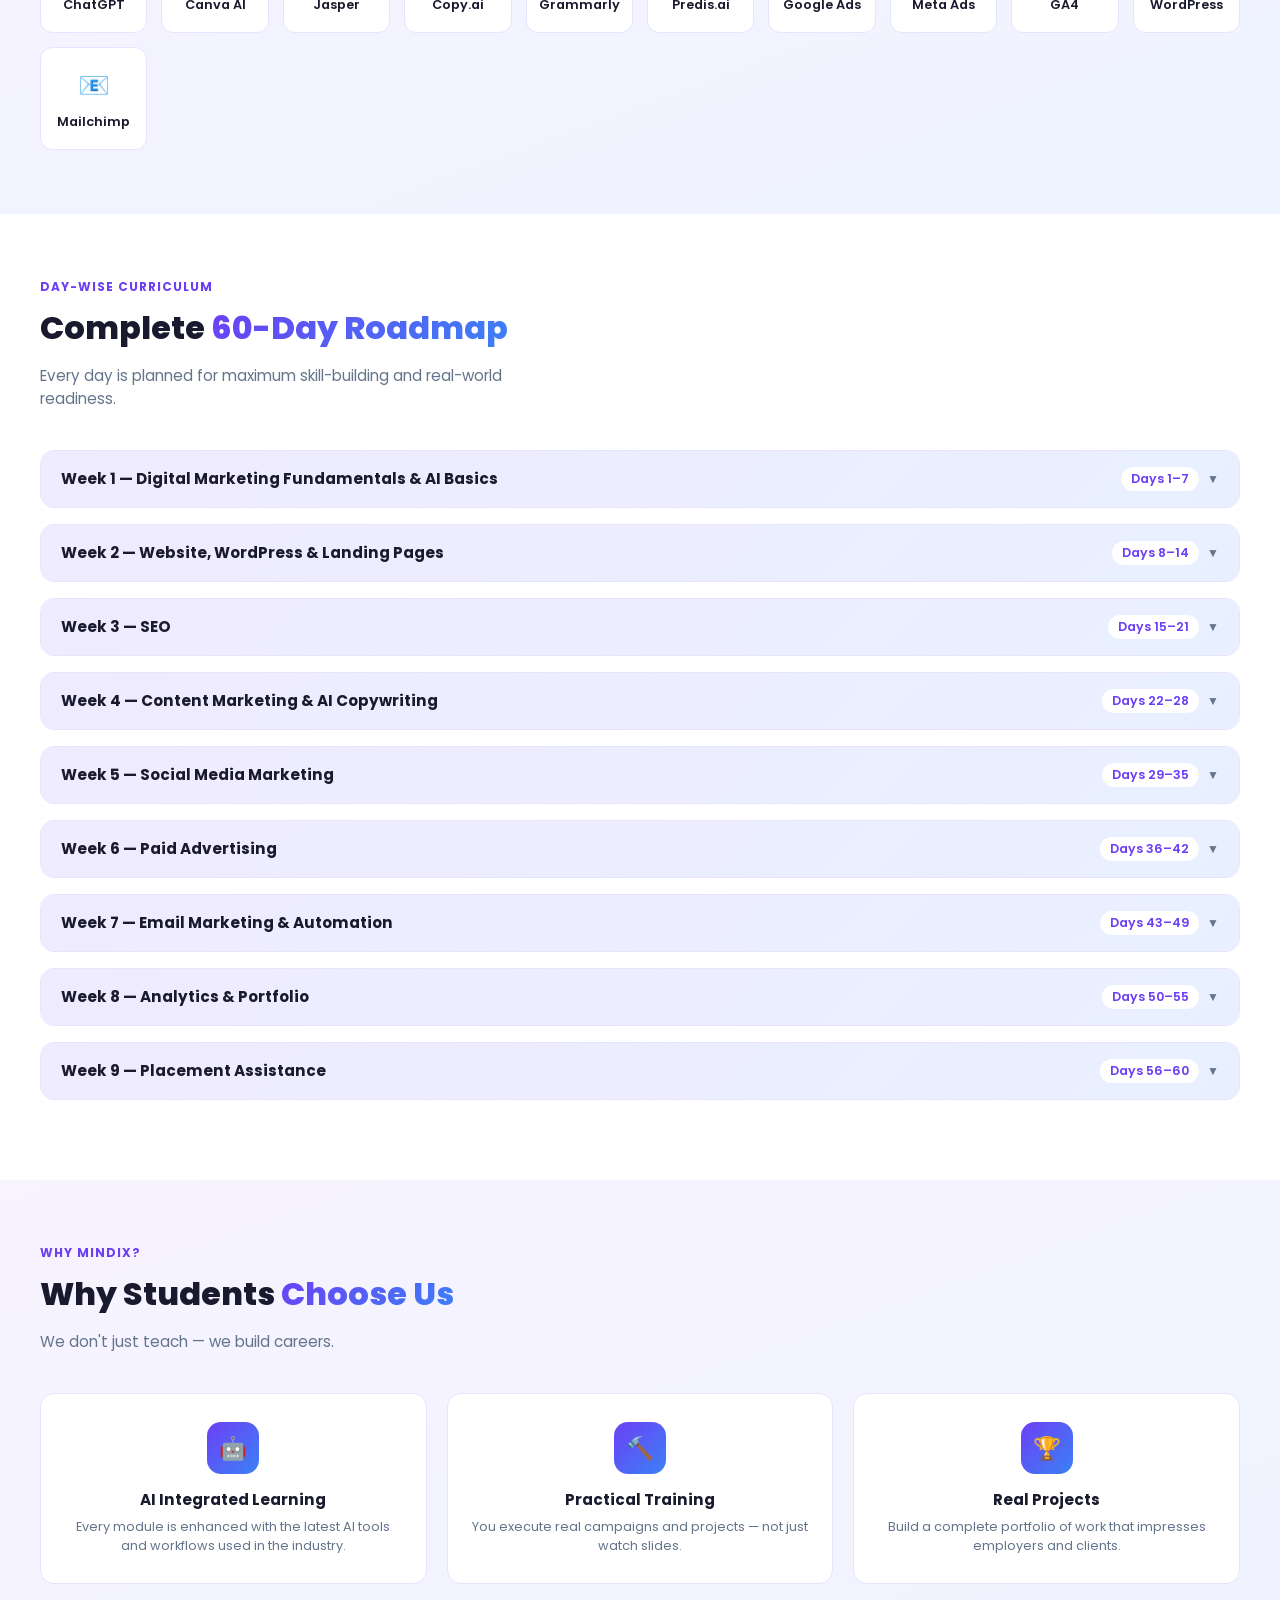
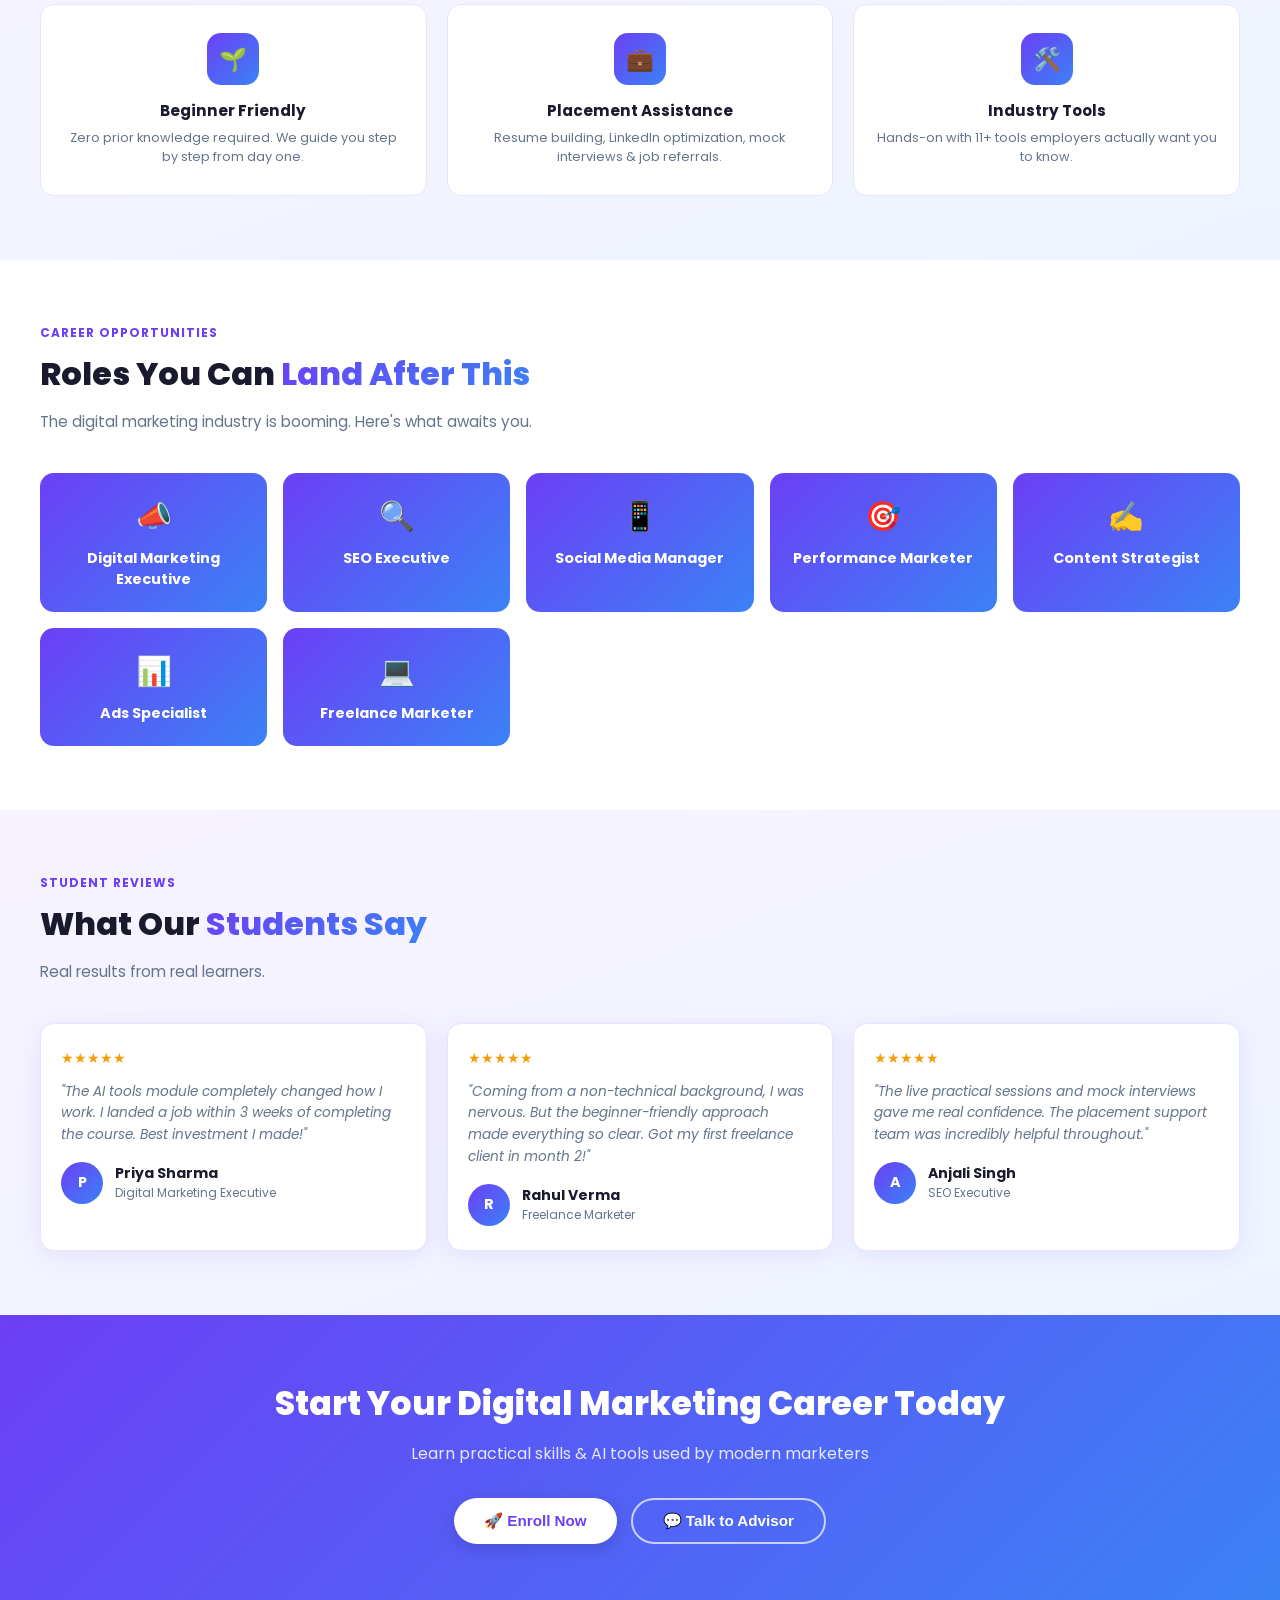
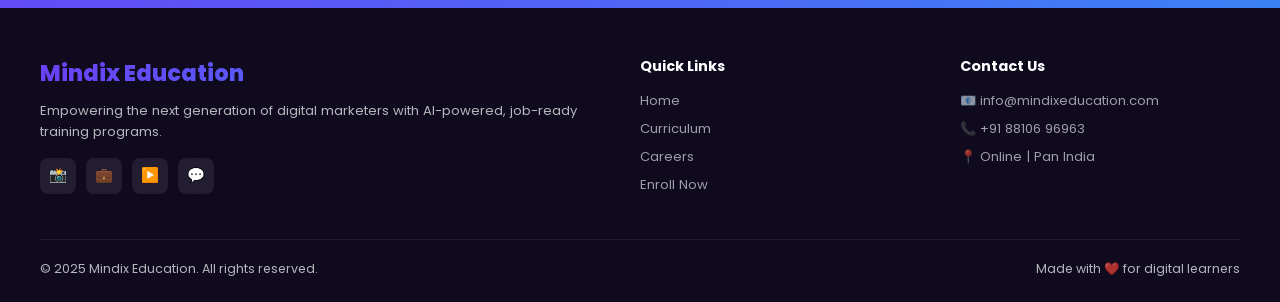
<file: digital_marketing.html>
<!DOCTYPE html>
<html lang="en">
<head>
<meta charset="UTF-8"/>
<meta name="viewport" content="width=device-width,initial-scale=1.0"/>
<title>Mindix Education – Digital Marketing (AI Integrated)</title>
<!-- Meta Pixel Code -->
<script>
!function(f,b,e,v,n,t,s)
{if(f.fbq)return;n=f.fbq=function(){n.callMethod?
n.callMethod.apply(n,arguments):n.queue.push(arguments)};
if(!f._fbq)f._fbq=n;n.push=n;n.loaded=!0;n.version='2.0';
n.queue=[];t=b.createElement(e);t.async=!0;
t.src=v;s=b.getElementsByTagName(e)[0];
s.parentNode.insertBefore(t,s)}(window, document,'script',
'https://connect.facebook.net/en_US/fbevents.js');
fbq('init', '970933495494749');
fbq('track', 'PageView');
</script>
<noscript><img height="1" width="1" style="display:none"
src="https://www.facebook.com/tr?id=970933495494749&ev=PageView&noscript=1"
/></noscript>
<!-- End Meta Pixel Code -->
<link href="https://fonts.googleapis.com/css2?family=Poppins:wght@400;500;600;700;800&display=swap" rel="stylesheet"/>
<style>
*{margin:0;padding:0;box-sizing:border-box}
:root{
--primary:#6C3FF5;--primary-dark:#5528e0;--secondary:#3b82f6;
--grad:linear-gradient(135deg,#6C3FF5,#3b82f6);
--grad2:linear-gradient(135deg,#f0ebff,#e8f0ff);
--text:#1a1a2e;--muted:#64748b;--white:#fff;
--card-bg:#fff;--border:#e8e4ff;
--radius:14px;--shadow:0 4px 24px rgba(108,63,245,.10);
}
html{scroll-behavior:smooth}
body{font-family:'Poppins',sans-serif;color:var(--text);background:#fff;overflow-x:hidden}

/* ── NAVBAR ── */
nav{position:sticky;top:0;z-index:999;background:rgba(255,255,255,.96);backdrop-filter:blur(12px);border-bottom:1px solid var(--border);padding:0 24px}
.nav-inner{max-width:1200px;margin:auto;display:flex;align-items:center;justify-content:space-between;height:64px}
.logo{font-size:1.35rem;font-weight:800;background:var(--grad);-webkit-background-clip:text;-webkit-text-fill-color:transparent}
.nav-links{display:flex;gap:32px;list-style:none}
.nav-links a{text-decoration:none;color:var(--text);font-weight:500;font-size:.9rem;transition:.2s}
.nav-links a:hover{color:var(--primary)}
.nav-cta{background:var(--grad);color:#fff!important;padding:8px 20px;border-radius:30px;font-weight:600!important}
.hamburger{display:none;flex-direction:column;gap:5px;cursor:pointer;padding:4px}
.hamburger span{width:24px;height:2.5px;background:var(--text);border-radius:4px;transition:.3s}
.hamburger.open span:nth-child(1){transform:rotate(45deg) translate(5px,5px)}
.hamburger.open span:nth-child(2){opacity:0}
.hamburger.open span:nth-child(3){transform:rotate(-45deg) translate(5px,-5px)}
.mobile-menu{display:none;flex-direction:column;background:#fff;padding:16px 24px 20px;border-bottom:1px solid var(--border);gap:4px}
.mobile-menu a{text-decoration:none;color:var(--text);font-weight:500;padding:10px 0;border-bottom:1px solid #f0f0f0;font-size:.95rem}
.mobile-menu a:last-child{border:none}
.mobile-menu.show{display:flex}

/* ── HERO ── */
.hero{background:linear-gradient(160deg,#f7f3ff 0%,#eef4ff 100%);padding:60px 24px}
.hero-inner{max-width:1200px;margin:auto;display:grid;grid-template-columns:1fr 420px;gap:48px;align-items:center}
.badge{display:inline-flex;align-items:center;gap:8px;background:linear-gradient(90deg,#f0ebff,#e0eaff);border:1px solid #d4c5ff;color:var(--primary);font-size:.78rem;font-weight:700;padding:6px 14px;border-radius:30px;margin-bottom:18px;text-transform:uppercase;letter-spacing:.5px}
.badge::before{content:'✦';font-size:.7rem}
.hero h1{font-size:2.6rem;font-weight:800;line-height:1.2;margin-bottom:14px}
.hero h1 span{background:var(--grad);-webkit-background-clip:text;-webkit-text-fill-color:transparent}
.hero-sub{font-size:1.05rem;color:var(--muted);margin-bottom:24px;line-height:1.6}
.usp-list{display:flex;flex-wrap:wrap;gap:10px;margin-bottom:28px}
.usp-item{display:flex;align-items:center;gap:6px;background:#fff;border:1px solid var(--border);border-radius:30px;padding:6px 14px;font-size:.82rem;font-weight:600;color:var(--primary);box-shadow:0 2px 8px rgba(108,63,245,.07)}
.usp-item::before{content:'✓';background:var(--grad);-webkit-background-clip:text;-webkit-text-fill-color:transparent;font-weight:800}
.hero-btns{display:flex;gap:12px;flex-wrap:wrap}
.btn-primary{background:var(--grad);color:#fff;padding:13px 28px;border-radius:30px;font-weight:700;font-size:.95rem;border:none;cursor:pointer;transition:.25s;box-shadow:0 4px 18px rgba(108,63,245,.35)}
.btn-primary:hover{transform:translateY(-2px);box-shadow:0 8px 24px rgba(108,63,245,.45)}
.btn-outline{background:transparent;border:2px solid var(--primary);color:var(--primary);padding:12px 28px;border-radius:30px;font-weight:700;font-size:.95rem;cursor:pointer;transition:.25s}
.btn-outline:hover{background:var(--primary);color:#fff}

/* ── ENROLL CARD ── */
.enroll-card{background:#fff;border-radius:20px;padding:32px 28px;box-shadow:0 8px 40px rgba(108,63,245,.18);border:1px solid var(--border)}
.enroll-card h3{font-size:1.15rem;font-weight:700;margin-bottom:4px;text-align:center}
.enroll-card p{font-size:.82rem;color:var(--muted);text-align:center;margin-bottom:20px}
.enroll-card .free-tag{display:inline-block;background:linear-gradient(90deg,#e8fff3,#d4ffec);color:#16a34a;font-size:.75rem;font-weight:700;padding:3px 10px;border-radius:20px;margin-bottom:12px;display:flex;justify-content:center}
.form-group{margin-bottom:14px}
.form-group input{width:100%;padding:12px 16px;border:1.5px solid #e8e4ff;border-radius:10px;font-size:.88rem;font-family:'Poppins',sans-serif;outline:none;transition:.2s;color:var(--text)}
.form-group input:focus{border-color:var(--primary);box-shadow:0 0 0 3px rgba(108,63,245,.1)}
.form-group input::placeholder{color:#aaa}
.btn-submit{width:100%;background:var(--grad);color:#fff;padding:13px;border-radius:10px;font-weight:700;font-size:.95rem;border:none;cursor:pointer;transition:.25s;margin-top:4px}
.btn-submit:hover{transform:translateY(-2px);box-shadow:0 6px 20px rgba(108,63,245,.4)}
.form-note{text-align:center;font-size:.73rem;color:var(--muted);margin-top:10px}

/* ── SECTIONS ── */
section{padding:64px 24px}
.section-inner{max-width:1200px;margin:auto}
.section-label{font-size:.75rem;font-weight:700;text-transform:uppercase;letter-spacing:1px;color:var(--primary);margin-bottom:8px}
.section-title{font-size:2rem;font-weight:800;margin-bottom:12px}
.section-title span{background:var(--grad);-webkit-background-clip:text;-webkit-text-fill-color:transparent}
.section-sub{color:var(--muted);font-size:.95rem;margin-bottom:40px;max-width:540px}

/* ── HIGHLIGHTS ── */
.highlights{background:#fff}
.hl-grid{display:grid;grid-template-columns:repeat(3,1fr);gap:20px}
.hl-card{background:var(--grad2);border:1px solid var(--border);border-radius:var(--radius);padding:24px 20px;transition:.25s}
.hl-card:hover{transform:translateY(-4px);box-shadow:var(--shadow)}
.hl-icon{font-size:2rem;margin-bottom:12px}
.hl-card h4{font-size:1rem;font-weight:700;margin-bottom:6px}
.hl-card p{font-size:.82rem;color:var(--muted);line-height:1.5}

/* ── TOOLS ── */
.tools{background:linear-gradient(160deg,#f7f3ff,#eef4ff)}
.tools-grid{display:grid;grid-template-columns:repeat(auto-fill,minmax(100px,1fr));gap:14px}
.tool-card{background:#fff;border:1px solid var(--border);border-radius:12px;padding:18px 12px;text-align:center;font-size:.8rem;font-weight:600;color:var(--text);transition:.25s;cursor:default}
.tool-card:hover{border-color:var(--primary);color:var(--primary);transform:translateY(-3px);box-shadow:0 4px 16px rgba(108,63,245,.15)}
.tool-icon{font-size:1.6rem;margin-bottom:8px}

/* ── CURRICULUM ── */
.curriculum{background:#fff}
.week-block{margin-bottom:16px;border:1px solid var(--border);border-radius:var(--radius);overflow:hidden}
.week-header{display:flex;justify-content:space-between;align-items:center;padding:16px 20px;cursor:pointer;background:var(--grad2);transition:.2s;user-select:none}
.week-header:hover{background:linear-gradient(135deg,#e8dfff,#daeaff)}
.week-header h4{font-size:.95rem;font-weight:700}
.week-range{font-size:.78rem;color:var(--primary);font-weight:600;background:#fff;padding:3px 10px;border-radius:20px}
.chevron{font-size:.75rem;color:var(--muted);transition:.3s}
.week-body{display:none;padding:0}
.week-body.open{display:block}
.day-row{display:grid;grid-template-columns:90px 1fr;gap:12px;padding:12px 20px;border-top:1px solid #f0ecff;align-items:start}
.day-row:first-child{border-top:none}
.day-label{font-size:.78rem;font-weight:700;color:var(--primary);white-space:nowrap}
.day-topics{font-size:.82rem;color:var(--text);line-height:1.5}
.day-off{color:var(--muted);font-style:italic}

/* ── WHY CHOOSE ── */
.why{background:linear-gradient(160deg,#f7f3ff,#eef4ff)}
.why-grid{display:grid;grid-template-columns:repeat(3,1fr);gap:20px}
.why-card{background:#fff;border-radius:var(--radius);padding:28px 22px;border:1px solid var(--border);text-align:center;transition:.25s}
.why-card:hover{transform:translateY(-4px);box-shadow:var(--shadow)}
.why-icon{width:52px;height:52px;border-radius:14px;background:var(--grad);display:flex;align-items:center;justify-content:center;font-size:1.4rem;margin:0 auto 14px}
.why-card h4{font-size:.95rem;font-weight:700;margin-bottom:6px}
.why-card p{font-size:.8rem;color:var(--muted);line-height:1.5}

/* ── CAREERS ── */
.careers{background:#fff}
.career-grid{display:grid;grid-template-columns:repeat(auto-fill,minmax(200px,1fr));gap:16px}
.career-card{background:var(--grad);border-radius:var(--radius);padding:22px 18px;color:#fff;text-align:center;transition:.25s}
.career-card:hover{transform:translateY(-4px);box-shadow:0 8px 24px rgba(108,63,245,.35)}
.career-card .c-icon{font-size:1.8rem;margin-bottom:10px}
.career-card h4{font-size:.9rem;font-weight:700}

/* ── TESTIMONIALS ── */
.testimonials{background:linear-gradient(160deg,#f7f3ff,#eef4ff)}
.testi-grid{display:grid;grid-template-columns:repeat(3,1fr);gap:20px}
.testi-card{background:#fff;border-radius:var(--radius);padding:24px 20px;border:1px solid var(--border);box-shadow:var(--shadow)}
.testi-stars{color:#f59e0b;font-size:.9rem;margin-bottom:12px}
.testi-text{font-size:.85rem;color:var(--muted);line-height:1.6;margin-bottom:16px;font-style:italic}
.testi-user{display:flex;align-items:center;gap:12px}
.testi-avatar{width:42px;height:42px;border-radius:50%;background:var(--grad);display:flex;align-items:center;justify-content:center;color:#fff;font-weight:700;font-size:.9rem}
.testi-name{font-size:.88rem;font-weight:700}
.testi-role{font-size:.75rem;color:var(--muted)}

/* ── CTA ── */
.cta-section{background:var(--grad);padding:64px 24px;text-align:center}
.cta-section h2{font-size:2.1rem;font-weight:800;color:#fff;margin-bottom:12px}
.cta-section p{color:rgba(255,255,255,.85);font-size:1rem;margin-bottom:32px}
.cta-btns{display:flex;gap:14px;justify-content:center;flex-wrap:wrap}
.btn-white{background:#fff;color:var(--primary);padding:13px 30px;border-radius:30px;font-weight:700;font-size:.95rem;border:none;cursor:pointer;transition:.25s;box-shadow:0 4px 18px rgba(0,0,0,.15)}
.btn-white:hover{transform:translateY(-2px);box-shadow:0 8px 24px rgba(0,0,0,.2)}
.btn-outline-white{background:transparent;border:2px solid rgba(255,255,255,.7);color:#fff;padding:12px 30px;border-radius:30px;font-weight:700;font-size:.95rem;cursor:pointer;transition:.25s}
.btn-outline-white:hover{background:rgba(255,255,255,.15)}

/* ── FOOTER ── */
footer{background:#0f0a1e;color:rgba(255,255,255,.7);padding:48px 24px 24px}
.footer-inner{max-width:1200px;margin:auto}
.footer-top{display:grid;grid-template-columns:2fr 1fr 1fr;gap:40px;margin-bottom:36px}
.footer-brand .logo{font-size:1.4rem}
.footer-brand p{font-size:.82rem;margin-top:10px;line-height:1.6}
.footer-col h5{color:#fff;font-size:.9rem;font-weight:700;margin-bottom:14px}
.footer-col a{display:block;color:rgba(255,255,255,.6);text-decoration:none;font-size:.82rem;margin-bottom:8px;transition:.2s}
.footer-col a:hover{color:var(--primary)}
.social-icons{display:flex;gap:10px;margin-top:16px}
.si{width:36px;height:36px;border-radius:8px;background:rgba(255,255,255,.08);display:flex;align-items:center;justify-content:center;font-size:.9rem;text-decoration:none;transition:.2s}
.si:hover{background:var(--primary)}
.footer-bottom{border-top:1px solid rgba(255,255,255,.08);padding-top:20px;display:flex;justify-content:space-between;align-items:center;font-size:.78rem;flex-wrap:wrap;gap:8px}

/* ── POPUP ── */
.popup-overlay{display:none;position:fixed;inset:0;background:rgba(0,0,0,.55);z-index:9999;align-items:center;justify-content:center;padding:20px}
.popup-overlay.show{display:flex}
.popup-box{background:#fff;border-radius:20px;padding:36px 32px;width:100%;max-width:440px;position:relative;box-shadow:0 20px 60px rgba(0,0,0,.25);animation:popIn .3s ease}
@keyframes popIn{from{transform:scale(.9);opacity:0}to{transform:scale(1);opacity:1}}
.popup-close{position:absolute;top:14px;right:18px;font-size:1.4rem;cursor:pointer;color:var(--muted);line-height:1;background:none;border:none}
.popup-close:hover{color:var(--text)}
.popup-box h3{font-size:1.25rem;font-weight:800;margin-bottom:4px;text-align:center}
.popup-box .sub{font-size:.82rem;color:var(--muted);text-align:center;margin-bottom:20px}
.success-msg{display:none;background:#f0fff4;border:1px solid #86efac;border-radius:10px;padding:16px;text-align:center;color:#16a34a;font-weight:600;font-size:.9rem;margin-top:12px}

/* ── SCROLL CARDS MOBILE ── */
.scroll-wrap{overflow-x:auto;-webkit-overflow-scrolling:touch;padding-bottom:8px}
.scroll-wrap::-webkit-scrollbar{height:4px}
.scroll-wrap::-webkit-scrollbar-thumb{background:var(--border);border-radius:4px}

/* ── ANIMATE ── */
.fade-in{opacity:0;transform:translateY(20px);transition:opacity .6s,transform .6s}
.fade-in.visible{opacity:1;transform:none}

/* ── RESPONSIVE ── */
@media(max-width:900px){
  .hero-inner{grid-template-columns:1fr;gap:32px}
  .hl-grid,.why-grid,.testi-grid{grid-template-columns:repeat(2,1fr)}
  .footer-top{grid-template-columns:1fr 1fr}
  .footer-brand{grid-column:1/-1}
}
@media(max-width:768px){
  .nav-links{display:none}
  .hamburger{display:flex}
  .hero{padding:40px 16px}
  .hero h1{font-size:1.85rem}
  section{padding:48px 16px}
  .section-title{font-size:1.6rem}
  .hl-grid{display:none}
  .hl-scroll{display:flex;gap:14px;overflow-x:auto;padding-bottom:8px;-webkit-overflow-scrolling:touch}
  .hl-scroll .hl-card{min-width:200px;flex-shrink:0}
  .why-grid{grid-template-columns:1fr}
  .testi-grid{grid-template-columns:1fr}
  .footer-top{grid-template-columns:1fr}
  .cta-section h2{font-size:1.6rem}
  .tools-grid{display:none}
  .tools-scroll{display:flex;gap:12px;overflow-x:auto;padding-bottom:8px}
  .tools-scroll .tool-card{min-width:90px;flex-shrink:0}
  .career-grid{grid-template-columns:repeat(2,1fr)}
  .popup-box{padding:28px 20px}
}
@media(min-width:769px){
  .hl-scroll,.tools-scroll{display:none}
}
</style>
</head>
<body>

<!-- NAVBAR -->
<nav>
  <div class="nav-inner">
    <div class="logo">Mindix Education</div>
    <ul class="nav-links">
      <li><a href="#">Home</a></li>
      <li><a href="#curriculum">Curriculum</a></li>
      <li><a href="#careers">Careers</a></li>
      <li><a href="#contact">Contact</a></li>
      <li><a href="#" class="nav-cta" onclick="openPopup();return false">Enroll Now</a></li>
    </ul>
    <div class="hamburger" id="ham" onclick="toggleMenu()">
      <span></span><span></span><span></span>
    </div>
  </div>
  <div class="mobile-menu" id="mobileMenu">
    <a href="#" onclick="closeMob()">Home</a>
    <a href="#curriculum" onclick="closeMob()">Curriculum</a>
    <a href="#careers" onclick="closeMob()">Careers</a>
    <a href="#contact" onclick="closeMob()">Contact</a>
    <a href="#" onclick="openPopup();closeMob();return false" style="color:var(--primary);font-weight:700">Enroll Now →</a>
  </div>
</nav>

<!-- HERO -->
<section class="hero">
  <div class="hero-inner">
    <div class="hero-content fade-in">
      <div class="badge">AI Integrated Program</div>
      <h1>Become a <span>Job-Ready Digital Marketer</span></h1>
      <p class="hero-sub">Master SEO, Ads, Social Media, AI Tools & Automation in 60 Days — with live training & placement support.</p>
      <div class="usp-list">
        <div class="usp-item">Live Practical Training</div>
        <div class="usp-item">AI Tools Included</div>
        <div class="usp-item">Placement Assistance</div>
        <div class="usp-item">Beginner Friendly</div>
      </div>
      <div class="hero-btns">
        <button class="btn-primary" onclick="openPopup()">🚀 Enroll Now</button>
        <button class="btn-outline" onclick="document.getElementById('curriculum').scrollIntoView({behavior:'smooth'})">View Curriculum</button>
      </div>
    </div>
    <div class="enroll-card fade-in">
      <div class="free-tag">🎁 FREE Demo Class</div>
      <h3>Start Your Journey Today</h3>
      <p>Fill in your details and we'll reach out with everything you need</p>
      <form id="heroContactForm" onsubmit="return false;">
        <div class="form-group"><input type="text" id="heroName" name="name" placeholder="Your Full Name" required/></div>
        <div class="form-group"><input type="email" id="heroEmail" name="email" placeholder="Email Address" required/></div>
        <div class="form-group"><input type="tel" id="heroPhone" name="phone" placeholder="WhatsApp Number" required/></div>
        <input type="hidden" id="heroCourse" name="course" value="Digital Marketing (AI Integrated) – 60 Days Job Ready Program">
        <input type="hidden" name="purpose" value="course_enquiry">
        <input type="hidden" name="source" value="digital_marketing_landing_page">
        <button type="submit" class="btn-submit">Get Free Demo Class ✨</button>
      </form>
      <div class="success-msg" id="heroFormMessage">🎉 Awesome! We'll contact you shortly.</div>
      <p class="form-note">🔒 100% free & no spam. We respect your privacy.</p>
    </div>
  </div>
</section>

<!-- HIGHLIGHTS -->
<section class="highlights" id="highlights">
  <div class="section-inner">
    <div class="section-label fade-in">Program Highlights</div>
    <h2 class="section-title fade-in">Everything You Need to <span>Succeed</span></h2>
    <p class="section-sub fade-in">A complete 60-day program designed for real-world success.</p>
    <!-- Desktop -->
    <div class="hl-grid">
      <div class="hl-card fade-in"><div class="hl-icon">📅</div><h4>60 Days Program</h4><p>Structured day-by-day curriculum with assignments and weekends off.</p></div>
      <div class="hl-card fade-in"><div class="hl-icon">🤖</div><h4>AI Integrated Learning</h4><p>Learn ChatGPT, Canva AI, Jasper, Predis.ai and more cutting-edge tools.</p></div>
      <div class="hl-card fade-in"><div class="hl-icon">💻</div><h4>Live Practical Training</h4><p>Hands-on sessions with real campaigns, not just theory.</p></div>
      <div class="hl-card fade-in"><div class="hl-icon">🎯</div><h4>Placement Assistance</h4><p>Resume support, mock interviews, LinkedIn optimization & job alerts.</p></div>
      <div class="hl-card fade-in"><div class="hl-icon">🌱</div><h4>Beginner Friendly</h4><p>No prior experience needed — we start from the very basics.</p></div>
      <div class="hl-card fade-in"><div class="hl-icon">🏆</div><h4>Real Projects</h4><p>Build a portfolio with live projects you can show employers.</p></div>
    </div>
    <!-- Mobile scroll -->
    <div class="hl-scroll">
      <div class="hl-card"><div class="hl-icon">📅</div><h4>60 Days Program</h4><p>Structured day-by-day curriculum.</p></div>
      <div class="hl-card"><div class="hl-icon">🤖</div><h4>AI Integrated</h4><p>ChatGPT, Canva AI & more.</p></div>
      <div class="hl-card"><div class="hl-icon">💻</div><h4>Live Training</h4><p>Real campaigns, not just theory.</p></div>
      <div class="hl-card"><div class="hl-icon">🎯</div><h4>Placement Help</h4><p>Resume & mock interviews.</p></div>
      <div class="hl-card"><div class="hl-icon">🌱</div><h4>Beginner Friendly</h4><p>Start from scratch.</p></div>
      <div class="hl-card"><div class="hl-icon">🏆</div><h4>Real Projects</h4><p>Build your portfolio.</p></div>
    </div>
  </div>
</section>

<!-- TOOLS -->
<section class="tools">
  <div class="section-inner">
    <div class="section-label fade-in">Tools You'll Master</div>
    <h2 class="section-title fade-in">Industry-Standard <span>Tools & Platforms</span></h2>
    <p class="section-sub fade-in">Get hands-on experience with the tools top marketers use daily.</p>
    <div class="tools-grid">
      <div class="tool-card fade-in"><div class="tool-icon">🤖</div>ChatGPT</div>
      <div class="tool-card fade-in"><div class="tool-icon">🎨</div>Canva AI</div>
      <div class="tool-card fade-in"><div class="tool-icon">✍️</div>Jasper</div>
      <div class="tool-card fade-in"><div class="tool-icon">📝</div>Copy.ai</div>
      <div class="tool-card fade-in"><div class="tool-icon">✅</div>Grammarly</div>
      <div class="tool-card fade-in"><div class="tool-icon">📱</div>Predis.ai</div>
      <div class="tool-card fade-in"><div class="tool-icon">🔍</div>Google Ads</div>
      <div class="tool-card fade-in"><div class="tool-icon">📘</div>Meta Ads</div>
      <div class="tool-card fade-in"><div class="tool-icon">📊</div>GA4</div>
      <div class="tool-card fade-in"><div class="tool-icon">🌐</div>WordPress</div>
      <div class="tool-card fade-in"><div class="tool-icon">📧</div>Mailchimp</div>
    </div>
    <div class="tools-scroll">
      <div class="tool-card"><div class="tool-icon">🤖</div>ChatGPT</div>
      <div class="tool-card"><div class="tool-icon">🎨</div>Canva AI</div>
      <div class="tool-card"><div class="tool-icon">✍️</div>Jasper</div>
      <div class="tool-card"><div class="tool-icon">📝</div>Copy.ai</div>
      <div class="tool-card"><div class="tool-icon">✅</div>Grammarly</div>
      <div class="tool-card"><div class="tool-icon">📱</div>Predis.ai</div>
      <div class="tool-card"><div class="tool-icon">🔍</div>Google Ads</div>
      <div class="tool-card"><div class="tool-icon">📘</div>Meta Ads</div>
      <div class="tool-card"><div class="tool-icon">📊</div>GA4</div>
      <div class="tool-card"><div class="tool-icon">🌐</div>WordPress</div>
      <div class="tool-card"><div class="tool-icon">📧</div>Mailchimp</div>
    </div>
  </div>
</section>

<!-- CURRICULUM -->
<section class="curriculum" id="curriculum">
  <div class="section-inner">
    <div class="section-label fade-in">Day-Wise Curriculum</div>
    <h2 class="section-title fade-in">Complete <span>60-Day Roadmap</span></h2>
    <p class="section-sub fade-in">Every day is planned for maximum skill-building and real-world readiness.</p>
    <div id="curriculumAccordion"></div>
  </div>
</section>

<!-- WHY CHOOSE US -->
<section class="why">
  <div class="section-inner">
    <div class="section-label fade-in">Why Mindix?</div>
    <h2 class="section-title fade-in">Why Students <span>Choose Us</span></h2>
    <p class="section-sub fade-in">We don't just teach — we build careers.</p>
    <div class="why-grid">
      <div class="why-card fade-in"><div class="why-icon">🤖</div><h4>AI Integrated Learning</h4><p>Every module is enhanced with the latest AI tools and workflows used in the industry.</p></div>
      <div class="why-card fade-in"><div class="why-icon">🔨</div><h4>Practical Training</h4><p>You execute real campaigns and projects — not just watch slides.</p></div>
      <div class="why-card fade-in"><div class="why-icon">🏆</div><h4>Real Projects</h4><p>Build a complete portfolio of work that impresses employers and clients.</p></div>
      <div class="why-card fade-in"><div class="why-icon">🌱</div><h4>Beginner Friendly</h4><p>Zero prior knowledge required. We guide you step by step from day one.</p></div>
      <div class="why-card fade-in"><div class="why-icon">💼</div><h4>Placement Assistance</h4><p>Resume building, LinkedIn optimization, mock interviews & job referrals.</p></div>
      <div class="why-card fade-in"><div class="why-icon">🛠️</div><h4>Industry Tools</h4><p>Hands-on with 11+ tools employers actually want you to know.</p></div>
    </div>
  </div>
</section>

<!-- CAREERS -->
<section class="careers" id="careers">
  <div class="section-inner">
    <div class="section-label fade-in">Career Opportunities</div>
    <h2 class="section-title fade-in">Roles You Can <span>Land After This</span></h2>
    <p class="section-sub fade-in">The digital marketing industry is booming. Here's what awaits you.</p>
    <div class="career-grid">
      <div class="career-card fade-in"><div class="c-icon">📣</div><h4>Digital Marketing Executive</h4></div>
      <div class="career-card fade-in"><div class="c-icon">🔍</div><h4>SEO Executive</h4></div>
      <div class="career-card fade-in"><div class="c-icon">📱</div><h4>Social Media Manager</h4></div>
      <div class="career-card fade-in"><div class="c-icon">🎯</div><h4>Performance Marketer</h4></div>
      <div class="career-card fade-in"><div class="c-icon">✍️</div><h4>Content Strategist</h4></div>
      <div class="career-card fade-in"><div class="c-icon">📊</div><h4>Ads Specialist</h4></div>
      <div class="career-card fade-in"><div class="c-icon">💻</div><h4>Freelance Marketer</h4></div>
    </div>
  </div>
</section>

<!-- TESTIMONIALS -->
<section class="testimonials">
  <div class="section-inner">
    <div class="section-label fade-in">Student Reviews</div>
    <h2 class="section-title fade-in">What Our <span>Students Say</span></h2>
    <p class="section-sub fade-in">Real results from real learners.</p>
    <div class="testi-grid">
      <div class="testi-card fade-in">
        <div class="testi-stars">★★★★★</div>
        <p class="testi-text">"The AI tools module completely changed how I work. I landed a job within 3 weeks of completing the course. Best investment I made!"</p>
        <div class="testi-user"><div class="testi-avatar">P</div><div><div class="testi-name">Priya Sharma</div><div class="testi-role">Digital Marketing Executive</div></div></div>
      </div>
      <div class="testi-card fade-in">
        <div class="testi-stars">★★★★★</div>
        <p class="testi-text">"Coming from a non-technical background, I was nervous. But the beginner-friendly approach made everything so clear. Got my first freelance client in month 2!"</p>
        <div class="testi-user"><div class="testi-avatar">R</div><div><div class="testi-name">Rahul Verma</div><div class="testi-role">Freelance Marketer</div></div></div>
      </div>
      <div class="testi-card fade-in">
        <div class="testi-stars">★★★★★</div>
        <p class="testi-text">"The live practical sessions and mock interviews gave me real confidence. The placement support team was incredibly helpful throughout."</p>
        <div class="testi-user"><div class="testi-avatar">A</div><div><div class="testi-name">Anjali Singh</div><div class="testi-role">SEO Executive</div></div></div>
      </div>
    </div>
  </div>
</section>

<!-- CTA -->
<section class="cta-section">
  <h2 class="fade-in">Start Your Digital Marketing Career Today</h2>
  <p class="fade-in">Learn practical skills & AI tools used by modern marketers</p>
  <div class="cta-btns">
    <button class="btn-white" onclick="openPopup()">🚀 Enroll Now</button>
    <button class="btn-outline-white" onclick="openPopup()">💬 Talk to Advisor</button>
  </div>
</section>

<!-- FOOTER -->
<footer id="contact">
  <div class="footer-inner">
    <div class="footer-top">
      <div class="footer-brand">
        <div class="logo">Mindix Education</div>
        <p>Empowering the next generation of digital marketers with AI-powered, job-ready training programs.</p>
        <div class="social-icons">
          <a class="si" href="#" title="Instagram">📸</a>
          <a class="si" href="#" title="LinkedIn">💼</a>
          <a class="si" href="#" title="YouTube">▶️</a>
          <a class="si" href="#" title="WhatsApp">💬</a>
        </div>
      </div>
      <div class="footer-col">
        <h5>Quick Links</h5>
        <a href="#">Home</a>
        <a href="#curriculum">Curriculum</a>
        <a href="#careers">Careers</a>
        <a href="#" onclick="openPopup();return false">Enroll Now</a>
      </div>
      <div class="footer-col">
        <h5>Contact Us</h5>
        <a href="#">📧 info@mindixeducation.com</a>
        <a href="#">📞 +91 88106 96963</a>
        <a href="#">📍 Online | Pan India</a>
      </div>
    </div>
    <div class="footer-bottom">
      <span>© 2025 Mindix Education. All rights reserved.</span>
      <span>Made with ❤️ for digital learners</span>
    </div>
  </div>
</footer>

<!-- POPUP -->
<div class="popup-overlay" id="popupOverlay" onclick="handleOverlayClick(event)">
  <div class="popup-box">
    <button class="popup-close" onclick="closePopup()">✕</button>
    <h3>🚀 Enroll in Free Demo</h3>
    <p class="sub">Digital Marketing (AI Integrated) – 60 Days Job Ready Program</p>
    <form id="popupContactForm" onsubmit="return false;">
      <div class="form-group"><input type="text" id="popName" name="name" placeholder="Your Full Name" required/></div>
      <div class="form-group"><input type="email" id="popEmail" name="email" placeholder="Email Address" required/></div>
      <div class="form-group"><input type="tel" id="popPhone" name="phone" placeholder="WhatsApp Number" required/></div>
      <input type="hidden" id="popCourse" name="course" value="Digital Marketing (AI Integrated) – 60 Days Job Ready Program">
      <input type="hidden" name="purpose" value="course_enquiry">
      <input type="hidden" name="source" value="digital_marketing_landing_page">
      <button type="submit" class="btn-submit">Get Free Demo Class ✨</button>
    </form>
    <div class="success-msg" id="popupFormMessage">🎉 Great! We'll reach out to you soon on WhatsApp.</div>
    <p class="form-note">🔒 No spam. 100% confidential.</p>
  </div>
</div>

<script>
// ── GOOGLE SHEET URL (replace with your actual scriptURL) ──
const scriptURL = 'https://script.google.com/macros/s/AKfycbwRgfC8GlXEMzQ1nvExSMbqwaKZHRqAHrnJQnH12-DAmeO4Jby077FE_6eGe3nw1Atv/exec';
const COURSE = 'Digital Marketing (AI Integrated) – 60 Days Job Ready Program';

// ── MENU ──
function toggleMenu(){
  document.getElementById('ham').classList.toggle('open');
  document.getElementById('mobileMenu').classList.toggle('show');
}
function closeMob(){
  document.getElementById('ham').classList.remove('open');
  document.getElementById('mobileMenu').classList.remove('show');
}

// ── POPUP ──
function openPopup(){
  document.getElementById('popupOverlay').classList.add('show');
  document.body.style.overflow='hidden';
  setTimeout(()=>document.getElementById('popName').focus(),200);
}
function closePopup(){
  document.getElementById('popupOverlay').classList.remove('show');
  document.body.style.overflow='';
  const popupMessage = document.getElementById('popupFormMessage');
  if (popupMessage) {
    popupMessage.style.display='none';
  }
  const popupBtn = document.querySelector('#popupContactForm button[type="submit"]');
  if (popupBtn) {
    popupBtn.innerHTML = 'Get Free Demo Class ✨';
    popupBtn.disabled = false;
  }
}
function handleOverlayClick(e){if(e.target===document.getElementById('popupOverlay'))closePopup();}

// ── FORM SUBMIT ──
// Handle DOM content loaded
if (document.readyState === 'loading') {
    document.addEventListener('DOMContentLoaded', setupFormHandlers);
} else {
    setupFormHandlers();
}

function setupFormHandlers() {
    // Handle hero form submission
    const heroForm = document.getElementById('heroContactForm');
    if (heroForm) {
        heroForm.addEventListener('submit', function(e) {
            e.preventDefault();
            handleFormSubmission(this, 'heroFormMessage');
        });
    }
    
    // Handle popup form submission
    const popupForm = document.getElementById('popupContactForm');
    if (popupForm) {
        popupForm.addEventListener('submit', function(e) {
            e.preventDefault();
            handleFormSubmission(this, 'popupFormMessage');
        });
    }
}

function handleFormSubmission(form, messageId) {
    const submitBtn = form.querySelector('button[type="submit"]');
    const formMessage = document.getElementById(messageId);
    
    // Show loading state
    submitBtn.innerHTML = '<span class="loading"></span> Sending...';
    submitBtn.disabled = true;
    
    // Get form data
    const formData = new FormData(form);
    const data = Object.fromEntries(formData);
    
    // Send to Google Sheet
    fetch(scriptURL, {
        method: 'POST',
        body: new URLSearchParams(data),
        mode: 'no-cors'
    })
    .then(() => {
        // Track Meta Pixel conversion
        if (typeof fbq !== 'undefined') {
            fbq('track', 'Lead', {
                content_name: 'Digital Marketing Form',
                content_category: 'Lead Generation'
            });
        }
        
        // Success - show success message
        submitBtn.innerHTML = '✅ Success!';
        
        if (formMessage) {
            formMessage.className = 'success-msg';
            formMessage.textContent = '🎉 Success! Redirecting...';
            formMessage.style.display = 'block';
        }
        
        // Reset form
        form.reset();
        
        // Redirect to thank you page after 1.5 seconds
        setTimeout(function() {
            window.location.href = 'ty8k2m9x-success-confirmation.html';
        }, 1500);
    })
    .catch((error) => {
        console.error('Form submission error:', error);
        
        // Reset button and show error
        submitBtn.innerHTML = 'Get Free Demo Class ✨';
        submitBtn.disabled = false;
        
        if (formMessage) {
            formMessage.className = 'success-msg';
            formMessage.textContent = '❌ Something went wrong. Please try again.';
            formMessage.style.display = 'block';
        }
        
        setTimeout(() => {
            formMessage.style.display = 'none';
        }, 3000);
    });
}

// ── CURRICULUM DATA ──
const weeks=[
  {title:'Digital Marketing Fundamentals & AI Basics',range:'Days 1–7',days:[
    {d:'Day 1',t:'Introduction to Digital Marketing, Scope & Job Roles'},
    {d:'Day 2',t:'Digital Ecosystem, Funnels & Buyer Persona'},
    {d:'Day 3',t:'AI in Digital Marketing — ChatGPT, Canva AI, Grammarly'},
    {d:'Day 4',t:'Market Research & Competitor Analysis'},
    {d:'Day 5',t:'Website Basics & CMS Introduction'},
    {d:'Day 6',t:'Assignment – Buyer Persona & Competitor Analysis'},
    {d:'Day 7',t:'Off',off:true},
  ]},
  {title:'Website, WordPress & Landing Pages',range:'Days 8–14',days:[
    {d:'Day 8',t:'Domain, Hosting & Website Structure'},
    {d:'Day 9',t:'WordPress Installation & Dashboard'},
    {d:'Day 10',t:'Themes, Plugins & Customization'},
    {d:'Day 11',t:'Landing Pages & UI/UX Basics'},
    {d:'Day 12',t:'AI Tools for Website Content'},
    {d:'Day 13',t:'Assignment – Website & Landing Page'},
    {d:'Day 14',t:'Off',off:true},
  ]},
  {title:'SEO',range:'Days 15–21',days:[
    {d:'Day 15',t:'SEO Basics & Types'},
    {d:'Day 16',t:'Keyword Research Tools'},
    {d:'Day 17',t:'On-Page SEO'},
    {d:'Day 18',t:'Technical SEO'},
    {d:'Day 19',t:'Off-Page SEO & Backlinks'},
    {d:'Day 20',t:'Assignment – SEO Implementation'},
    {d:'Day 21',t:'Off',off:true},
  ]},
  {title:'Content Marketing & AI Copywriting',range:'Days 22–28',days:[
    {d:'Day 22',t:'Content Strategy'},
    {d:'Day 23',t:'Blogging & Content Calendar'},
    {d:'Day 24',t:'AI Copywriting Tools'},
    {d:'Day 25',t:'SEO Content Writing'},
    {d:'Day 26',t:'Content Optimization'},
    {d:'Day 27',t:'Assignment – Blog & Calendar'},
    {d:'Day 28',t:'Off',off:true},
  ]},
  {title:'Social Media Marketing',range:'Days 29–35',days:[
    {d:'Day 29',t:'Platforms Overview'},
    {d:'Day 30',t:'Instagram Marketing'},
    {d:'Day 31',t:'Facebook & LinkedIn Marketing'},
    {d:'Day 32',t:'AI Tools for Social Media'},
    {d:'Day 33',t:'Analytics'},
    {d:'Day 34',t:'Assignment – Content Plan'},
    {d:'Day 35',t:'Off',off:true},
  ]},
  {title:'Paid Advertising',range:'Days 36–42',days:[
    {d:'Day 36',t:'Paid Ads Introduction'},
    {d:'Day 37',t:'Google Ads Fundamentals'},
    {d:'Day 38',t:'Google Ads Setup & Campaigns'},
    {d:'Day 39',t:'Meta Ads (Facebook & Instagram)'},
    {d:'Day 40',t:'AI Ad Creatives'},
    {d:'Day 41',t:'Assignment – Mock Campaigns'},
    {d:'Day 42',t:'Off',off:true},
  ]},
  {title:'Email Marketing & Automation',range:'Days 43–49',days:[
    {d:'Day 43',t:'Email Marketing Basics'},
    {d:'Day 44',t:'Mailchimp, Brevo & Zoho'},
    {d:'Day 45',t:'AI Email Writing'},
    {d:'Day 46',t:'Automation & Funnels'},
    {d:'Day 47',t:'Lead Generation'},
    {d:'Day 48',t:'Assignment – Email Campaign'},
    {d:'Day 49',t:'Off',off:true},
  ]},
  {title:'Analytics & Portfolio',range:'Days 50–55',days:[
    {d:'Day 50',t:'Google Analytics 4'},
    {d:'Day 51',t:'Google Search Console'},
    {d:'Day 52',t:'AI Analytics Tools'},
    {d:'Day 53',t:'Freelancing Platforms'},
    {d:'Day 54',t:'Portfolio Creation'},
    {d:'Day 55',t:'Assignment – Analytics Report'},
  ]},
  {title:'Placement Assistance',range:'Days 56–60',days:[
    {d:'Day 56',t:'Resume Support'},
    {d:'Day 57',t:'LinkedIn & Naukri Optimization'},
    {d:'Day 58',t:'Mock Interviews'},
    {d:'Day 59',t:'WhatsApp Job Alerts Group'},
    {d:'Day 60',t:'Certificate Day & Career Guidance'},
  ]},
];

function buildCurriculum(){
  const c=document.getElementById('curriculumAccordion');
  weeks.forEach((w,i)=>{
    const block=document.createElement('div');
    block.className='week-block fade-in';
    let rows=w.days.map(d=>`<div class="day-row"><div class="day-label">${d.d}</div><div class="day-topics${d.off?' day-off':''}">${d.t}</div></div>`).join('');
    block.innerHTML=`
      <div class="week-header" onclick="toggleWeek(${i})">
        <h4>Week ${i+1} — ${w.title}</h4>
        <span style="display:flex;align-items:center;gap:8px">
          <span class="week-range">${w.range}</span>
          <span class="chevron" id="chev${i}">▼</span>
        </span>
      </div>
      <div class="week-body" id="week${i}">${rows}</div>`;
    c.appendChild(block);
  });
}
function toggleWeek(i){
  const b=document.getElementById('week'+i);
  const ch=document.getElementById('chev'+i);
  const open=b.classList.contains('open');
  b.classList.toggle('open');
  ch.style.transform=open?'':'rotate(180deg)';
}
buildCurriculum();

// ── SCROLL ANIMATIONS ──
const obs=new IntersectionObserver(ents=>{
  ents.forEach(e=>{if(e.isIntersecting)e.target.classList.add('visible')});
},{threshold:0.1});
document.querySelectorAll('.fade-in').forEach(el=>obs.observe(el));
</script>
</body>
</html>
</file>
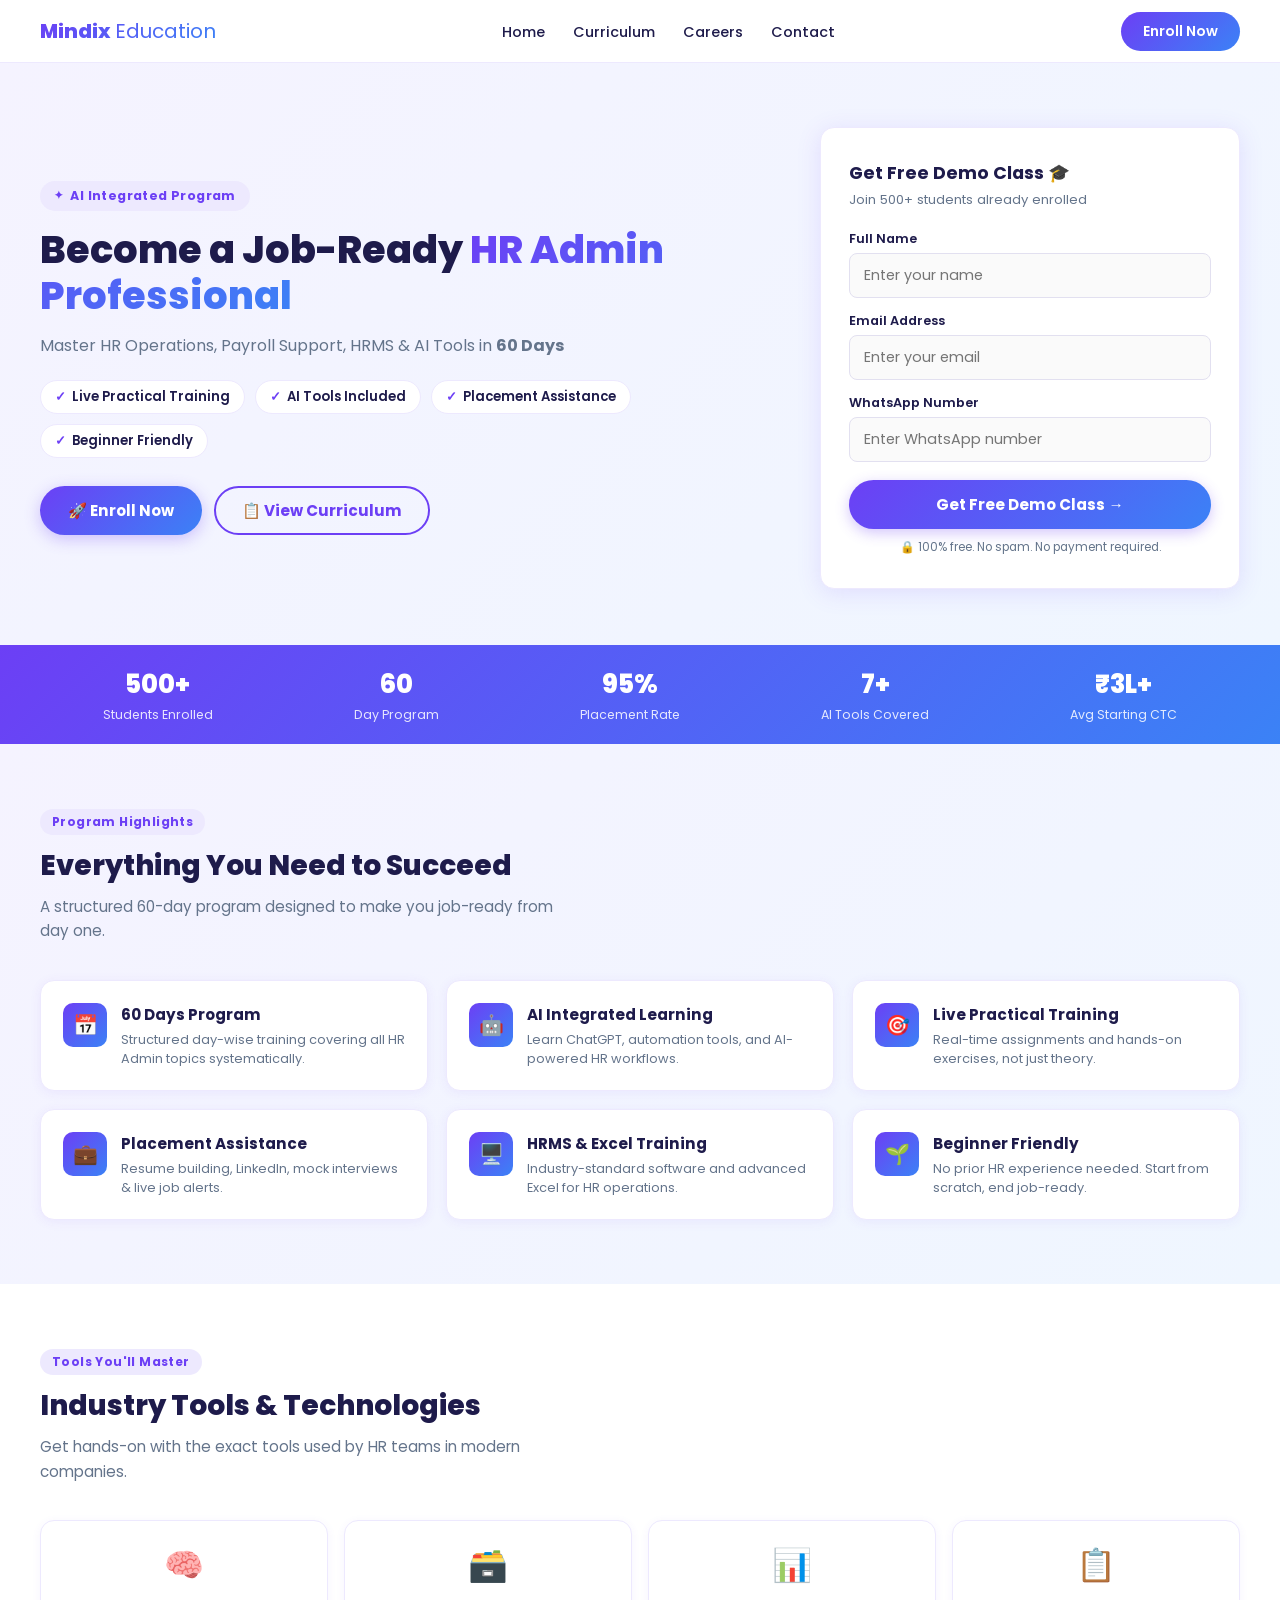
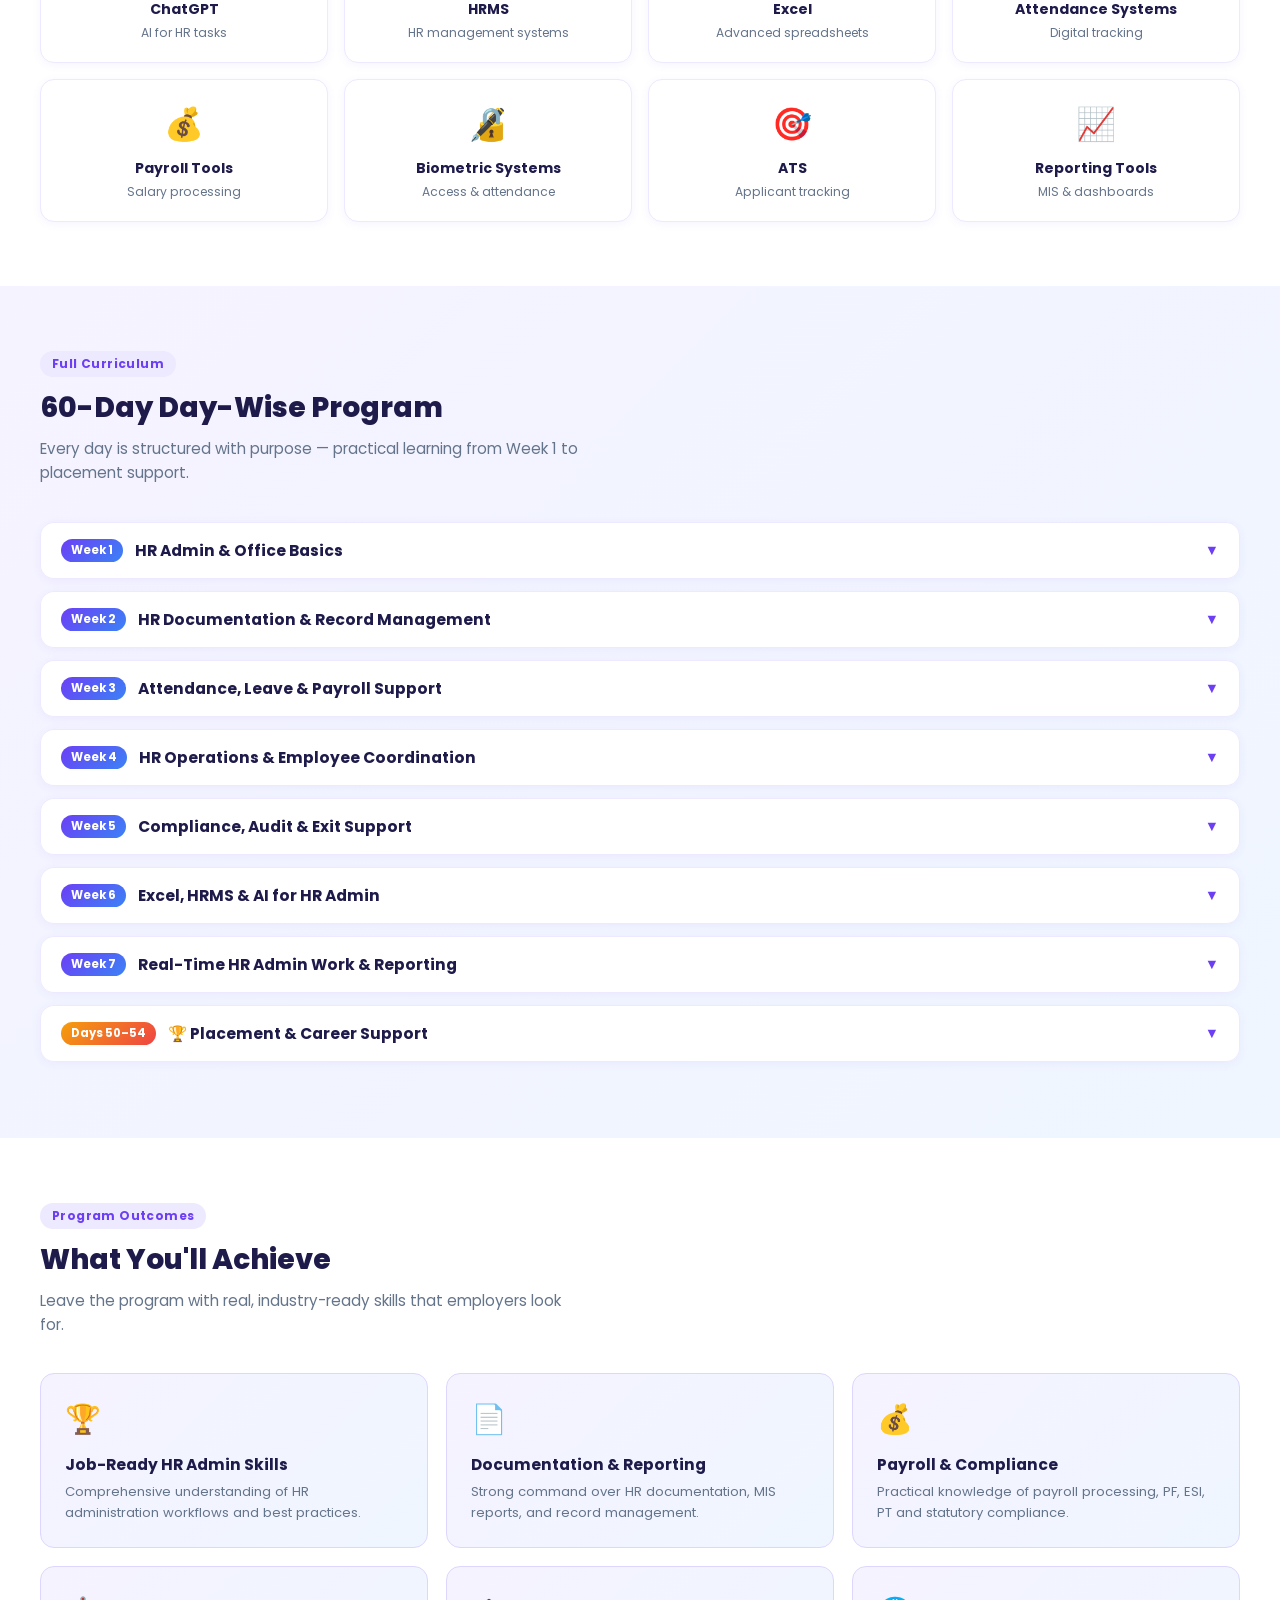
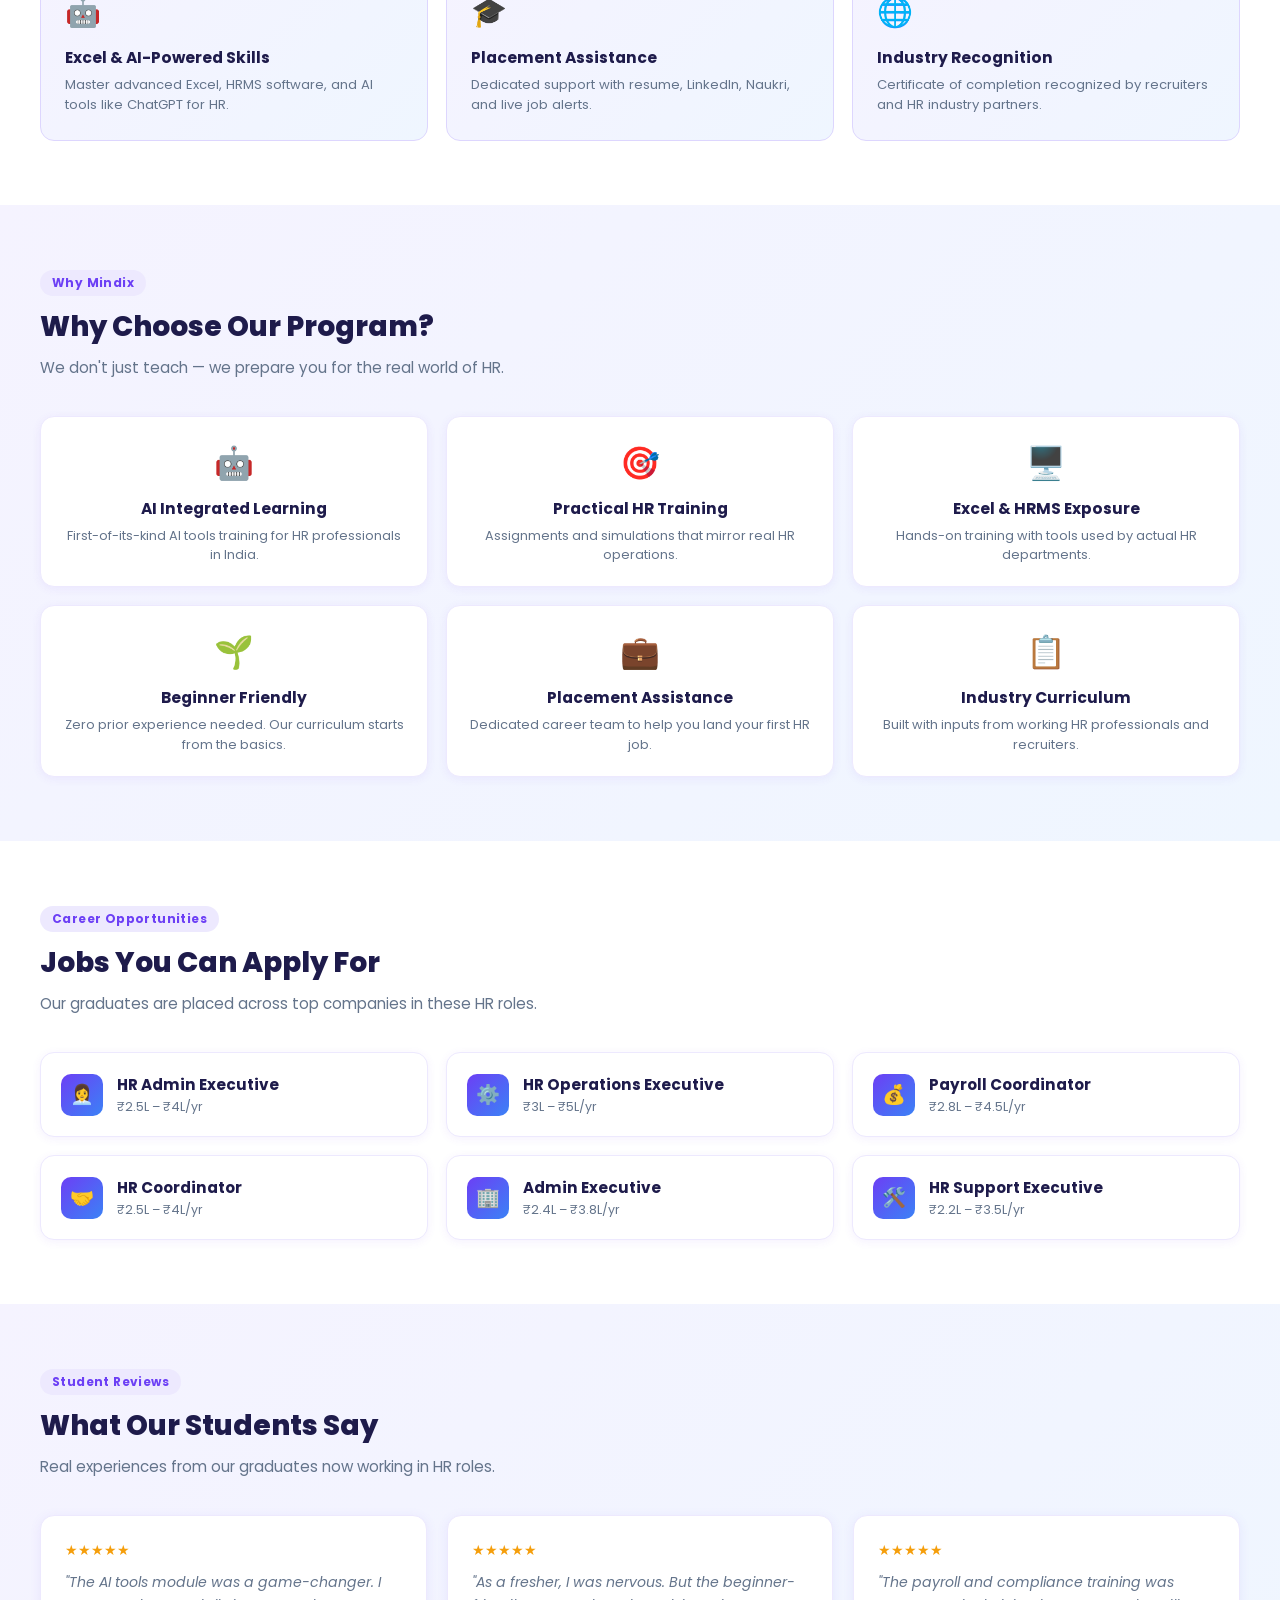
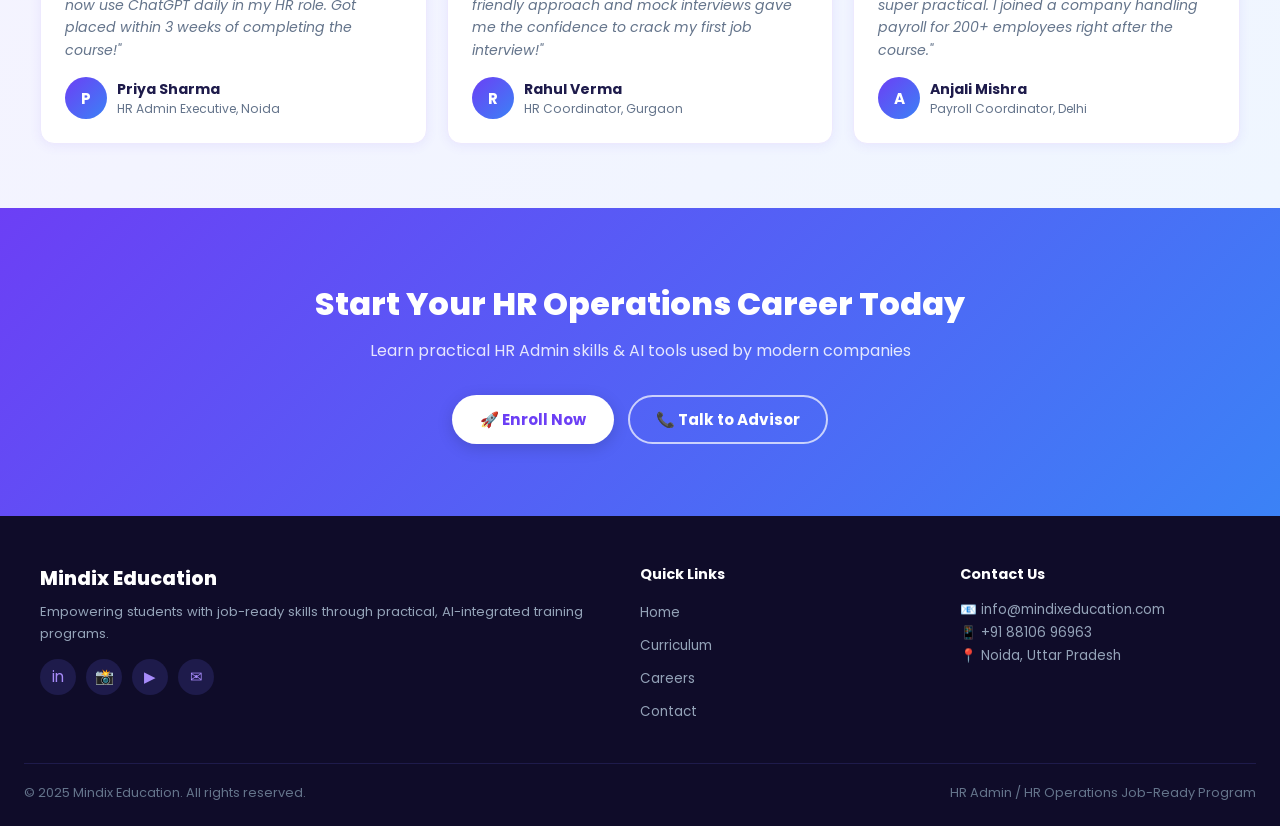
<file: hr_admin.html>
<!DOCTYPE html>
<html lang="en">
<head>
<meta charset="UTF-8"/>
<meta name="viewport" content="width=device-width,initial-scale=1.0"/>
<title>Mindix Education – HR Admin Job-Ready Program</title>
<!-- Meta Pixel Code -->
<script>
!function(f,b,e,v,n,t,s)
{if(f.fbq)return;n=f.fbq=function(){n.callMethod?
n.callMethod.apply(n,arguments):n.queue.push(arguments)};
if(!f._fbq)f._fbq=n;n.push=n;n.loaded=!0;n.version='2.0';
n.queue=[];t=b.createElement(e);t.async=!0;
t.src=v;s=b.getElementsByTagName(e)[0];
s.parentNode.insertBefore(t,s)}(window, document,'script',
'https://connect.facebook.net/en_US/fbevents.js');
fbq('init', '970933495494749');
fbq('track', 'PageView');
</script>
<noscript><img height="1" width="1" style="display:none"
src="https://www.facebook.com/tr?id=970933495494749&ev=PageView&noscript=1"
/></noscript>
<!-- End Meta Pixel Code -->
<link href="https://fonts.googleapis.com/css2?family=Poppins:wght@400;500;600;700;800&display=swap" rel="stylesheet"/>
<style>
*{margin:0;padding:0;box-sizing:border-box}
:root{
  --primary:#6c3ff5;--primary-dark:#5530d4;--accent:#a78bfa;
  --grad:linear-gradient(135deg,#6c3ff5 0%,#3b82f6 100%);
  --grad-soft:linear-gradient(135deg,#f5f3ff 0%,#eff6ff 100%);
  --shadow:0 4px 24px rgba(108,63,245,.13);
  --radius:14px;--radius-sm:8px;
  --text:#1e1b4b;--muted:#64748b;--light:#f8f7ff;
}
html{scroll-behavior:smooth}
body{font-family:'Poppins',sans-serif;color:var(--text);background:#fff;overflow-x:hidden}

/* NAVBAR */
nav{position:sticky;top:0;z-index:999;background:rgba(255,255,255,.95);backdrop-filter:blur(12px);border-bottom:1px solid #ede9fe;padding:0 24px}
.nav-inner{max-width:1200px;margin:auto;display:flex;align-items:center;justify-content:space-between;height:62px}
.logo{font-size:1.25rem;font-weight:800;background:var(--grad);-webkit-background-clip:text;-webkit-text-fill-color:transparent;background-clip:text}
.logo span{font-weight:400}
.nav-links{display:flex;gap:28px;list-style:none}
.nav-links a{text-decoration:none;color:var(--text);font-size:.9rem;font-weight:500;transition:.2s}
.nav-links a:hover{color:var(--primary)}
.nav-cta{background:var(--grad);color:#fff;border:none;padding:9px 22px;border-radius:50px;font-family:inherit;font-weight:600;font-size:.88rem;cursor:pointer;transition:.2s}
.nav-cta:hover{opacity:.88;transform:translateY(-1px)}
.hamburger{display:none;flex-direction:column;gap:5px;cursor:pointer;padding:4px}
.hamburger span{display:block;width:24px;height:2.5px;background:var(--text);border-radius:4px;transition:.3s}
.hamburger.open span:nth-child(1){transform:translateY(7.5px) rotate(45deg)}
.hamburger.open span:nth-child(2){opacity:0}
.hamburger.open span:nth-child(3){transform:translateY(-7.5px) rotate(-45deg)}
.mobile-menu{display:none;flex-direction:column;background:#fff;border-bottom:1px solid #ede9fe;padding:12px 24px 20px}
.mobile-menu a{text-decoration:none;color:var(--text);font-size:.95rem;font-weight:500;padding:10px 0;border-bottom:1px solid #f3f0ff}
.mobile-menu a:last-child{border:none}
.mobile-menu.show{display:flex}

/* HERO */
.hero{background:var(--grad-soft);padding:64px 24px 56px}
.hero-inner{max-width:1200px;margin:auto;display:grid;grid-template-columns:1fr 420px;gap:48px;align-items:center}
.badge{display:inline-flex;align-items:center;gap:7px;background:#ede9fe;color:var(--primary);font-size:.78rem;font-weight:700;padding:6px 14px;border-radius:50px;margin-bottom:16px;letter-spacing:.4px}
.badge::before{content:'✦';font-size:.7rem}
.hero h1{font-size:2.4rem;font-weight:800;line-height:1.2;margin-bottom:14px;color:var(--text)}
.hero h1 span{background:var(--grad);-webkit-background-clip:text;-webkit-text-fill-color:transparent;background-clip:text}
.hero-sub{font-size:1rem;color:var(--muted);margin-bottom:22px;line-height:1.6}
.usps{display:flex;flex-wrap:wrap;gap:10px;margin-bottom:28px}
.usp{display:flex;align-items:center;gap:6px;background:#fff;border:1px solid #ede9fe;border-radius:50px;padding:6px 14px;font-size:.82rem;font-weight:600;color:var(--text)}
.usp::before{content:'✓';color:var(--primary);font-weight:800}
.hero-btns{display:flex;gap:12px;flex-wrap:wrap}
.btn-primary{background:var(--grad);color:#fff;border:none;padding:13px 28px;border-radius:50px;font-family:inherit;font-size:.95rem;font-weight:700;cursor:pointer;transition:.22s;box-shadow:0 4px 16px rgba(108,63,245,.3)}
.btn-primary:hover{transform:translateY(-2px);box-shadow:0 6px 22px rgba(108,63,245,.4)}
.btn-outline{background:transparent;color:var(--primary);border:2px solid var(--primary);padding:11px 26px;border-radius:50px;font-family:inherit;font-size:.95rem;font-weight:700;cursor:pointer;transition:.22s}
.btn-outline:hover{background:#f5f3ff;transform:translateY(-2px)}

/* HERO FORM CARD */
.hero-form-card{background:#fff;border-radius:var(--radius);box-shadow:var(--shadow);padding:32px 28px;border:1px solid #ede9fe}
.form-card-title{font-size:1.1rem;font-weight:700;margin-bottom:4px}
.form-card-sub{font-size:.82rem;color:var(--muted);margin-bottom:20px}
.form-group{margin-bottom:14px}
.form-group label{display:block;font-size:.8rem;font-weight:600;color:var(--text);margin-bottom:5px}
.form-group input{width:100%;padding:11px 14px;border:1.5px solid #e2e0f0;border-radius:var(--radius-sm);font-family:inherit;font-size:.9rem;color:var(--text);transition:.2s;background:#fafafa}
.form-group input:focus{outline:none;border-color:var(--primary);background:#fff}
.submit-btn{width:100%;background:var(--grad);color:#fff;border:none;padding:13px;border-radius:50px;font-family:inherit;font-size:.95rem;font-weight:700;cursor:pointer;transition:.22s;box-shadow:0 4px 14px rgba(108,63,245,.3);margin-top:4px}
.submit-btn:hover{opacity:.9;transform:translateY(-1px)}
.submit-btn:disabled{opacity:.6;cursor:not-allowed;transform:none}
.form-note{text-align:center;font-size:.74rem;color:var(--muted);margin-top:10px}

/* HIGHLIGHTS */
.section{padding:64px 24px}
.section.bg-light{background:var(--grad-soft)}
.sec-tag{display:inline-block;background:#ede9fe;color:var(--primary);font-size:.75rem;font-weight:700;padding:4px 12px;border-radius:50px;margin-bottom:10px;letter-spacing:.4px}
.sec-title{font-size:1.75rem;font-weight:800;margin-bottom:8px}
.sec-sub{color:var(--muted);font-size:.95rem;max-width:540px;margin-bottom:36px;line-height:1.6}
.container{max-width:1200px;margin:auto}
.highlights-grid{display:grid;grid-template-columns:repeat(3,1fr);gap:18px}
.hl-card{background:#fff;border-radius:var(--radius);padding:22px;border:1px solid #ede9fe;box-shadow:0 2px 12px rgba(108,63,245,.07);transition:.25s;display:flex;align-items:flex-start;gap:14px}
.hl-card:hover{transform:translateY(-3px);box-shadow:var(--shadow)}
.hl-icon{width:44px;height:44px;border-radius:10px;background:var(--grad);display:flex;align-items:center;justify-content:center;font-size:1.25rem;flex-shrink:0}
.hl-text h4{font-size:.95rem;font-weight:700;margin-bottom:4px}
.hl-text p{font-size:.8rem;color:var(--muted);line-height:1.5}

/* TOOLS */
.tools-grid{display:grid;grid-template-columns:repeat(4,1fr);gap:16px}
.tool-card{background:#fff;border-radius:var(--radius);padding:20px 16px;text-align:center;border:1px solid #ede9fe;box-shadow:0 2px 10px rgba(108,63,245,.06);transition:.25s}
.tool-card:hover{transform:translateY(-3px);box-shadow:var(--shadow);border-color:var(--accent)}
.tool-icon{font-size:2rem;margin-bottom:10px}
.tool-card h4{font-size:.88rem;font-weight:700;color:var(--text)}
.tool-card p{font-size:.76rem;color:var(--muted);margin-top:4px}

/* CURRICULUM */
#curriculum{padding:64px 24px}
.acc-week{margin-bottom:12px;border-radius:var(--radius);overflow:hidden;border:1px solid #ede9fe;box-shadow:0 2px 10px rgba(108,63,245,.06)}
.acc-header{background:#fff;padding:16px 20px;display:flex;justify-content:space-between;align-items:center;cursor:pointer;user-select:none;transition:.2s}
.acc-header:hover{background:#f9f8ff}
.acc-header-left{display:flex;align-items:center;gap:12px}
.week-badge{background:var(--grad);color:#fff;font-size:.72rem;font-weight:700;padding:3px 10px;border-radius:50px;white-space:nowrap}
.acc-header h3{font-size:.97rem;font-weight:700}
.acc-arrow{font-size:.9rem;color:var(--primary);transition:.3s}
.acc-body{display:none;background:#fafafa;padding:16px 20px;border-top:1px solid #ede9fe}
.acc-body.open{display:block}
.day-list{list-style:none}
.day-item{display:flex;gap:12px;padding:8px 0;border-bottom:1px dashed #ede9fe;font-size:.87rem}
.day-item:last-child{border:none}
.day-num{font-weight:700;color:var(--primary);min-width:50px;flex-shrink:0}
.day-off{color:#94a3b8;font-style:italic}
.day-special{background:linear-gradient(90deg,#ede9fe,#dbeafe);border-radius:var(--radius-sm);padding:10px 14px;margin-bottom:8px;display:flex;gap:10px;align-items:center}
.day-special .day-num{min-width:auto}

/* OUTCOMES */
.outcomes-grid{display:grid;grid-template-columns:repeat(3,1fr);gap:18px}
.outcome-card{background:linear-gradient(135deg,#f5f3ff,#eff6ff);border-radius:var(--radius);padding:24px;border:1px solid #ddd6fe;transition:.25s}
.outcome-card:hover{transform:translateY(-3px);box-shadow:var(--shadow)}
.outcome-icon{font-size:1.8rem;margin-bottom:12px}
.outcome-card h4{font-size:.97rem;font-weight:700;margin-bottom:6px}
.outcome-card p{font-size:.82rem;color:var(--muted);line-height:1.55}

/* WHY US */
.why-grid{display:grid;grid-template-columns:repeat(3,1fr);gap:18px}
.why-card{background:#fff;border-radius:var(--radius);padding:22px;border:1px solid #ede9fe;box-shadow:0 2px 10px rgba(108,63,245,.07);transition:.25s;text-align:center}
.why-card:hover{transform:translateY(-3px);box-shadow:var(--shadow);border-color:var(--accent)}
.why-icon{font-size:2rem;margin-bottom:10px}
.why-card h4{font-size:.97rem;font-weight:700;margin-bottom:6px}
.why-card p{font-size:.8rem;color:var(--muted);line-height:1.5}

/* CAREERS */
.careers-grid{display:grid;grid-template-columns:repeat(3,1fr);gap:18px}
.career-card{background:#fff;border-radius:var(--radius);padding:20px;border:1px solid #ede9fe;box-shadow:0 2px 10px rgba(108,63,245,.07);display:flex;align-items:center;gap:14px;transition:.25s}
.career-card:hover{transform:translateY(-3px);box-shadow:var(--shadow)}
.career-dot{width:42px;height:42px;background:var(--grad);border-radius:10px;display:flex;align-items:center;justify-content:center;font-size:1.2rem;flex-shrink:0}
.career-card h4{font-size:.95rem;font-weight:700}
.career-card p{font-size:.78rem;color:var(--muted);margin-top:2px}

/* TESTIMONIALS */
.testi-grid{display:grid;grid-template-columns:repeat(3,1fr);gap:20px}
.testi-card{background:#fff;border-radius:var(--radius);padding:24px;border:1px solid #ede9fe;box-shadow:0 2px 12px rgba(108,63,245,.08);transition:.25s}
.testi-card:hover{transform:translateY(-3px);box-shadow:var(--shadow)}
.testi-stars{color:#f59e0b;font-size:.9rem;margin-bottom:10px}
.testi-text{font-size:.88rem;color:var(--muted);line-height:1.6;margin-bottom:16px;font-style:italic}
.testi-author{display:flex;align-items:center;gap:10px}
.testi-avatar{width:42px;height:42px;border-radius:50%;background:var(--grad);display:flex;align-items:center;justify-content:center;color:#fff;font-weight:700;font-size:.95rem}
.testi-name{font-weight:700;font-size:.88rem}
.testi-role{font-size:.76rem;color:var(--muted)}

/* FINAL CTA */
.final-cta{background:var(--grad);padding:72px 24px;text-align:center}
.final-cta h2{font-size:2rem;font-weight:800;color:#fff;margin-bottom:10px}
.final-cta p{color:rgba(255,255,255,.85);font-size:1rem;margin-bottom:32px}
.cta-btns{display:flex;gap:14px;justify-content:center;flex-wrap:wrap}
.btn-white{background:#fff;color:var(--primary);border:none;padding:13px 28px;border-radius:50px;font-family:inherit;font-size:.95rem;font-weight:700;cursor:pointer;transition:.22s;box-shadow:0 4px 16px rgba(0,0,0,.15)}
.btn-white:hover{transform:translateY(-2px);box-shadow:0 6px 22px rgba(0,0,0,.2)}
.btn-outline-white{background:transparent;color:#fff;border:2px solid rgba(255,255,255,.7);padding:11px 26px;border-radius:50px;font-family:inherit;font-size:.95rem;font-weight:700;cursor:pointer;transition:.22s}
.btn-outline-white:hover{background:rgba(255,255,255,.1);transform:translateY(-2px)}

/* FOOTER */
footer{background:#0f0c29;color:#cbd5e1;padding:48px 24px 24px}
.footer-inner{max-width:1200px;margin:auto;display:grid;grid-template-columns:2fr 1fr 1fr;gap:40px;margin-bottom:32px}
.footer-brand h3{font-size:1.2rem;font-weight:800;color:#fff;margin-bottom:8px}
.footer-brand p{font-size:.82rem;line-height:1.65;color:#94a3b8}
.footer-col h4{font-size:.9rem;font-weight:700;color:#fff;margin-bottom:14px}
.footer-col ul{list-style:none}
.footer-col ul li{margin-bottom:8px}
.footer-col ul li a{text-decoration:none;color:#94a3b8;font-size:.84rem;transition:.2s}
.footer-col ul li a:hover{color:#a78bfa}
.footer-col p{font-size:.84rem;color:#94a3b8;line-height:1.7}
.socials{display:flex;gap:10px;margin-top:14px}
.social-btn{width:36px;height:36px;border-radius:50%;background:#1e1b4b;display:flex;align-items:center;justify-content:center;color:#a78bfa;font-size:.95rem;text-decoration:none;transition:.2s}
.social-btn:hover{background:var(--primary);color:#fff}
.footer-bottom{border-top:1px solid #1e1b4b;padding-top:20px;display:flex;justify-content:space-between;align-items:center;flex-wrap:wrap;gap:10px}
.footer-bottom p{font-size:.8rem;color:#64748b}

/* POPUP */
.popup-overlay{display:none;position:fixed;inset:0;background:rgba(15,12,41,.6);z-index:9999;backdrop-filter:blur(4px);align-items:center;justify-content:center;padding:16px}
.popup-overlay.show{display:flex}
.popup-box{background:#fff;border-radius:var(--radius);padding:36px 32px;width:100%;max-width:440px;position:relative;box-shadow:0 24px 64px rgba(0,0,0,.2);animation:popIn .28s ease}
@keyframes popIn{from{transform:scale(.92);opacity:0}to{transform:scale(1);opacity:1}}
.popup-close{position:absolute;top:14px;right:16px;background:none;border:none;font-size:1.4rem;cursor:pointer;color:var(--muted);transition:.2s}
.popup-close:hover{color:var(--text)}
.popup-title{font-size:1.2rem;font-weight:800;margin-bottom:4px}
.popup-sub{font-size:.83rem;color:var(--muted);margin-bottom:22px}

/* SUCCESS MSG */
.success-msg{display:none;text-align:center;padding:16px 0}
.success-msg .check{font-size:3rem;margin-bottom:10px}
.success-msg h3{font-size:1.1rem;font-weight:700;margin-bottom:6px}
.success-msg p{font-size:.85rem;color:var(--muted)}

/* STATS BAR */
.stats-bar{background:var(--grad);padding:20px 24px}
.stats-inner{max-width:1200px;margin:auto;display:flex;justify-content:space-around;flex-wrap:wrap;gap:16px}
.stat{text-align:center;color:#fff}
.stat-num{font-size:1.6rem;font-weight:800}
.stat-lbl{font-size:.78rem;opacity:.85;margin-top:2px}

/* FADE IN */
.fade-in{opacity:0;transform:translateY(20px);transition:opacity .5s ease,transform .5s ease}
.fade-in.visible{opacity:1;transform:translateY(0)}

/* SWIPE CARDS (mobile) */
.swipe-wrap{overflow-x:auto;-webkit-overflow-scrolling:touch;padding-bottom:12px;margin:0 -24px;padding-left:24px}
.swipe-wrap::-webkit-scrollbar{height:4px}
.swipe-wrap::-webkit-scrollbar-thumb{background:#ddd6fe;border-radius:4px}
.swipe-row{display:flex;gap:14px;width:max-content}
.swipe-card{width:200px;background:#fff;border-radius:var(--radius);padding:18px;border:1px solid #ede9fe;flex-shrink:0;box-shadow:0 2px 10px rgba(108,63,245,.07)}
.swipe-card .hl-icon{margin-bottom:10px}
.swipe-card h4{font-size:.9rem;font-weight:700}
.swipe-card p{font-size:.76rem;color:var(--muted);margin-top:4px}

/* RESPONSIVE */
@media(max-width:900px){
  .highlights-grid,.tools-grid,.outcomes-grid,.why-grid,.careers-grid,.testi-grid{grid-template-columns:repeat(2,1fr)}
  .footer-inner{grid-template-columns:1fr 1fr}
  .hero-inner{grid-template-columns:1fr}
}
@media(max-width:640px){
  .nav-links,.nav-cta{display:none}
  .hamburger{display:flex}
  .hero h1{font-size:1.7rem}
  .hero{padding:40px 20px 36px}
  .sec-title{font-size:1.4rem}
  .highlights-grid,.tools-grid,.outcomes-grid,.why-grid,.careers-grid,.testi-grid{display:none}
  .swipe-section{display:block}
  .outcomes-grid-wrap,.why-grid-wrap,.careers-grid-wrap,.testi-grid-wrap{display:block}
  .footer-inner{grid-template-columns:1fr}
  .final-cta h2{font-size:1.5rem}
  .stats-inner{gap:8px}
  .stat-num{font-size:1.25rem}
  .hero-btns .btn-primary,.hero-btns .btn-outline{width:100%;text-align:center}
  .hero-btns{flex-direction:column}
  .popup-box{padding:28px 20px}
}
.swipe-section{display:none}
</style>
</head>
<body>

<!-- NAVBAR -->
<nav>
  <div class="nav-inner">
    <div class="logo">Mindix <span>Education</span></div>
    <ul class="nav-links">
      <li><a href="#">Home</a></li>
      <li><a href="#curriculum">Curriculum</a></li>
      <li><a href="#careers">Careers</a></li>
      <li><a href="#contact">Contact</a></li>
    </ul>
    <button class="nav-cta" onclick="openPopup()">Enroll Now</button>
    <div class="hamburger" id="hamburger" onclick="toggleMenu()">
      <span></span><span></span><span></span>
    </div>
  </div>
  <div class="mobile-menu" id="mobileMenu">
    <a href="#" onclick="closeMenu()">Home</a>
    <a href="#curriculum" onclick="closeMenu()">Curriculum</a>
    <a href="#careers" onclick="closeMenu()">Careers</a>
    <a href="#contact" onclick="closeMenu()">Contact</a>
    <button class="btn-primary" style="margin-top:10px;width:100%;border-radius:50px" onclick="openPopup();closeMenu()">Enroll Now</button>
  </div>
</nav>

<!-- HERO -->
<section class="hero">
  <div class="hero-inner">
    <div class="hero-content fade-in">
      <div class="badge">AI Integrated Program</div>
      <h1>Become a Job-Ready <span>HR Admin Professional</span></h1>
      <p class="hero-sub">Master HR Operations, Payroll Support, HRMS & AI Tools in <strong>60 Days</strong></p>
      <div class="usps">
        <div class="usp">Live Practical Training</div>
        <div class="usp">AI Tools Included</div>
        <div class="usp">Placement Assistance</div>
        <div class="usp">Beginner Friendly</div>
      </div>
      <div class="hero-btns">
        <button class="btn-primary" onclick="openPopup()">🚀 Enroll Now</button>
        <button class="btn-outline" onclick="document.getElementById('curriculum').scrollIntoView({behavior:'smooth'})">📋 View Curriculum</button>
      </div>
    </div>
    <div class="hero-form-card fade-in">
      <div class="form-card-title">Get Free Demo Class 🎓</div>
      <div class="form-card-sub">Join 500+ students already enrolled</div>
      <div id="heroFormWrap">
        <div class="form-group">
          <label>Full Name</label>
          <input type="text" id="hName" placeholder="Enter your name"/>
        </div>
        <div class="form-group">
          <label>Email Address</label>
          <input type="email" id="hEmail" placeholder="Enter your email"/>
        </div>
        <div class="form-group">
          <label>WhatsApp Number</label>
          <input type="tel" id="hPhone" placeholder="Enter WhatsApp number"/>
        </div>
        <input type="hidden" name="course" value="HR Admin / HR Operations Job-Ready Program with AI Tools">
        <input type="hidden" name="purpose" value="course_enquiry">
        <input type="hidden" name="source" value="hr_admin_landing_page">
        <button class="submit-btn" id="heroSubmitBtn" onclick="submitHeroForm()">Get Free Demo Class →</button>
        <p class="form-note">🔒 100% free. No spam. No payment required.</p>
      </div>
      <div class="success-msg" id="heroSuccess">
        <div class="check">🎉</div>
        <h3>You're In!</h3>
        <p>We'll contact you within 24 hours with demo class details.</p>
      </div>
    </div>
  </div>
</section>

<!-- STATS BAR -->
<div class="stats-bar">
  <div class="stats-inner">
    <div class="stat"><div class="stat-num">500+</div><div class="stat-lbl">Students Enrolled</div></div>
    <div class="stat"><div class="stat-num">60</div><div class="stat-lbl">Day Program</div></div>
    <div class="stat"><div class="stat-num">95%</div><div class="stat-lbl">Placement Rate</div></div>
    <div class="stat"><div class="stat-num">7+</div><div class="stat-lbl">AI Tools Covered</div></div>
    <div class="stat"><div class="stat-num">₹3L+</div><div class="stat-lbl">Avg Starting CTC</div></div>
  </div>
</div>

<!-- HIGHLIGHTS -->
<section class="section bg-light fade-in">
  <div class="container">
    <div class="sec-tag">Program Highlights</div>
    <h2 class="sec-title">Everything You Need to Succeed</h2>
    <p class="sec-sub">A structured 60-day program designed to make you job-ready from day one.</p>
    <!-- Desktop Grid -->
    <div class="highlights-grid">
      <div class="hl-card"><div class="hl-icon">📅</div><div class="hl-text"><h4>60 Days Program</h4><p>Structured day-wise training covering all HR Admin topics systematically.</p></div></div>
      <div class="hl-card"><div class="hl-icon">🤖</div><div class="hl-text"><h4>AI Integrated Learning</h4><p>Learn ChatGPT, automation tools, and AI-powered HR workflows.</p></div></div>
      <div class="hl-card"><div class="hl-icon">🎯</div><div class="hl-text"><h4>Live Practical Training</h4><p>Real-time assignments and hands-on exercises, not just theory.</p></div></div>
      <div class="hl-card"><div class="hl-icon">💼</div><div class="hl-text"><h4>Placement Assistance</h4><p>Resume building, LinkedIn, mock interviews & live job alerts.</p></div></div>
      <div class="hl-card"><div class="hl-icon">🖥️</div><div class="hl-text"><h4>HRMS & Excel Training</h4><p>Industry-standard software and advanced Excel for HR operations.</p></div></div>
      <div class="hl-card"><div class="hl-icon">🌱</div><div class="hl-text"><h4>Beginner Friendly</h4><p>No prior HR experience needed. Start from scratch, end job-ready.</p></div></div>
    </div>
    <!-- Mobile Swipe -->
    <div class="swipe-section swipe-wrap">
      <div class="swipe-row">
        <div class="swipe-card"><div class="hl-icon">📅</div><h4>60 Days Program</h4><p>Structured day-wise training.</p></div>
        <div class="swipe-card"><div class="hl-icon">🤖</div><h4>AI Integrated</h4><p>ChatGPT & automation tools.</p></div>
        <div class="swipe-card"><div class="hl-icon">🎯</div><h4>Live Training</h4><p>Real-time assignments.</p></div>
        <div class="swipe-card"><div class="hl-icon">💼</div><h4>Placement Help</h4><p>Resume, interviews & alerts.</p></div>
        <div class="swipe-card"><div class="hl-icon">🖥️</div><h4>HRMS & Excel</h4><p>Industry-standard software.</p></div>
        <div class="swipe-card"><div class="hl-icon">🌱</div><h4>Beginner Friendly</h4><p>No experience needed.</p></div>
      </div>
    </div>
  </div>
</section>

<!-- TOOLS -->
<section class="section fade-in">
  <div class="container">
    <div class="sec-tag">Tools You'll Master</div>
    <h2 class="sec-title">Industry Tools & Technologies</h2>
    <p class="sec-sub">Get hands-on with the exact tools used by HR teams in modern companies.</p>
    <div class="tools-grid">
      <div class="tool-card"><div class="tool-icon">🧠</div><h4>ChatGPT</h4><p>AI for HR tasks</p></div>
      <div class="tool-card"><div class="tool-icon">🗃️</div><h4>HRMS</h4><p>HR management systems</p></div>
      <div class="tool-card"><div class="tool-icon">📊</div><h4>Excel</h4><p>Advanced spreadsheets</p></div>
      <div class="tool-card"><div class="tool-icon">📋</div><h4>Attendance Systems</h4><p>Digital tracking</p></div>
      <div class="tool-card"><div class="tool-icon">💰</div><h4>Payroll Tools</h4><p>Salary processing</p></div>
      <div class="tool-card"><div class="tool-icon">🔏</div><h4>Biometric Systems</h4><p>Access & attendance</p></div>
      <div class="tool-card"><div class="tool-icon">🎯</div><h4>ATS</h4><p>Applicant tracking</p></div>
      <div class="tool-card"><div class="tool-icon">📈</div><h4>Reporting Tools</h4><p>MIS & dashboards</p></div>
    </div>
    <!-- Mobile swipe -->
    <div class="swipe-section swipe-wrap">
      <div class="swipe-row">
        <div class="swipe-card"><div class="tool-icon">🧠</div><h4>ChatGPT</h4><p>AI for HR tasks</p></div>
        <div class="swipe-card"><div class="tool-icon">🗃️</div><h4>HRMS</h4><p>HR management</p></div>
        <div class="swipe-card"><div class="tool-icon">📊</div><h4>Excel</h4><p>Advanced sheets</p></div>
        <div class="swipe-card"><div class="tool-icon">📋</div><h4>Attendance</h4><p>Digital tracking</p></div>
        <div class="swipe-card"><div class="tool-icon">💰</div><h4>Payroll Tools</h4><p>Salary processing</p></div>
        <div class="swipe-card"><div class="tool-icon">🎯</div><h4>ATS</h4><p>Applicant tracking</p></div>
      </div>
    </div>
  </div>
</section>

<!-- CURRICULUM -->
<section id="curriculum" class="section bg-light fade-in">
  <div class="container">
    <div class="sec-tag">Full Curriculum</div>
    <h2 class="sec-title">60-Day Day-Wise Program</h2>
    <p class="sec-sub">Every day is structured with purpose — practical learning from Week 1 to placement support.</p>

    <div id="accordions">

      <!-- WEEK 1 -->
      <div class="acc-week">
        <div class="acc-header" onclick="toggleAcc(this)">
          <div class="acc-header-left"><span class="week-badge">Week 1</span><h3>HR Admin & Office Basics</h3></div>
          <span class="acc-arrow">▼</span>
        </div>
        <div class="acc-body">
          <ul class="day-list">
            <li class="day-item"><span class="day-num">Day 1</span><span>HR Admin Role & Responsibilities</span></li>
            <li class="day-item"><span class="day-num">Day 2</span><span>Office Administration Basics</span></li>
            <li class="day-item"><span class="day-num">Day 3</span><span>Corporate Etiquette & Professional Conduct</span></li>
            <li class="day-item"><span class="day-num">Day 4</span><span>Core HR Admin Responsibilities</span></li>
            <li class="day-item"><span class="day-num">Day 5</span><span>HR Documentation Overview</span></li>
            <li class="day-item"><span class="day-num">Day 6</span><span>📝 Office & HR Admin Assignment</span></li>
            <li class="day-item"><span class="day-num day-off">Day 7</span><span class="day-off">Off</span></li>
          </ul>
        </div>
      </div>

      <!-- WEEK 2 -->
      <div class="acc-week">
        <div class="acc-header" onclick="toggleAcc(this)">
          <div class="acc-header-left"><span class="week-badge">Week 2</span><h3>HR Documentation & Record Management</h3></div>
          <span class="acc-arrow">▼</span>
        </div>
        <div class="acc-body">
          <ul class="day-list">
            <li class="day-item"><span class="day-num">Day 8</span><span>Employee File & Master Data Management</span></li>
            <li class="day-item"><span class="day-num">Day 9</span><span>HR Letters & Formats</span></li>
            <li class="day-item"><span class="day-num">Day 10</span><span>Attendance & Leave Policies</span></li>
            <li class="day-item"><span class="day-num">Day 11</span><span>HR Registers & Records</span></li>
            <li class="day-item"><span class="day-num">Day 12</span><span>Data Confidentiality & Security</span></li>
            <li class="day-item"><span class="day-num">Day 13</span><span>📝 Documentation Assignment</span></li>
            <li class="day-item"><span class="day-num day-off">Day 14</span><span class="day-off">Off</span></li>
          </ul>
        </div>
      </div>

      <!-- WEEK 3 -->
      <div class="acc-week">
        <div class="acc-header" onclick="toggleAcc(this)">
          <div class="acc-header-left"><span class="week-badge">Week 3</span><h3>Attendance, Leave & Payroll Support</h3></div>
          <span class="acc-arrow">▼</span>
        </div>
        <div class="acc-body">
          <ul class="day-list">
            <li class="day-item"><span class="day-num">Day 15</span><span>Attendance Systems (Manual & Biometric)</span></li>
            <li class="day-item"><span class="day-num">Day 16</span><span>Leave Management Process</span></li>
            <li class="day-item"><span class="day-num">Day 17</span><span>Payroll Basics for HR Admin</span></li>
            <li class="day-item"><span class="day-num">Day 18</span><span>Statutory Basics – PF, ESI, PT</span></li>
            <li class="day-item"><span class="day-num">Day 19</span><span>Payroll Coordination & Vendor Handling</span></li>
            <li class="day-item"><span class="day-num">Day 20</span><span>📝 Attendance & Payroll Assignment</span></li>
            <li class="day-item"><span class="day-num day-off">Day 21</span><span class="day-off">Off</span></li>
          </ul>
        </div>
      </div>

      <!-- WEEK 4 -->
      <div class="acc-week">
        <div class="acc-header" onclick="toggleAcc(this)">
          <div class="acc-header-left"><span class="week-badge">Week 4</span><h3>HR Operations & Employee Coordination</h3></div>
          <span class="acc-arrow">▼</span>
        </div>
        <div class="acc-body">
          <ul class="day-list">
            <li class="day-item"><span class="day-num">Day 22</span><span>Employee Onboarding Support</span></li>
            <li class="day-item"><span class="day-num">Day 23</span><span>Induction & Orientation Coordination</span></li>
            <li class="day-item"><span class="day-num">Day 24</span><span>Employee Communication & Notices</span></li>
            <li class="day-item"><span class="day-num">Day 25</span><span>Grievance Handling (Admin Level)</span></li>
            <li class="day-item"><span class="day-num">Day 26</span><span>Employee Engagement Support</span></li>
            <li class="day-item"><span class="day-num">Day 27</span><span>📝 HR Operations Assignment</span></li>
            <li class="day-item"><span class="day-num day-off">Day 28</span><span class="day-off">Off</span></li>
          </ul>
        </div>
      </div>

      <!-- WEEK 5 -->
      <div class="acc-week">
        <div class="acc-header" onclick="toggleAcc(this)">
          <div class="acc-header-left"><span class="week-badge">Week 5</span><h3>Compliance, Audit & Exit Support</h3></div>
          <span class="acc-arrow">▼</span>
        </div>
        <div class="acc-body">
          <ul class="day-list">
            <li class="day-item"><span class="day-num">Day 29</span><span>Labour Law Basics for HR Admin</span></li>
            <li class="day-item"><span class="day-num">Day 30</span><span>HR Compliance Records & Registers</span></li>
            <li class="day-item"><span class="day-num">Day 31</span><span>HR Audit Basics</span></li>
            <li class="day-item"><span class="day-num">Day 32</span><span>Exit Process & Full & Final Support</span></li>
            <li class="day-item"><span class="day-num">Day 33</span><span>Asset, ID & Inventory Management</span></li>
            <li class="day-item"><span class="day-num">Day 34</span><span>📝 Compliance & Exit Assignment</span></li>
            <li class="day-item"><span class="day-num day-off">Day 35</span><span class="day-off">Off</span></li>
          </ul>
        </div>
      </div>

      <!-- WEEK 6 -->
      <div class="acc-week">
        <div class="acc-header" onclick="toggleAcc(this)">
          <div class="acc-header-left"><span class="week-badge">Week 6</span><h3>Excel, HRMS & AI for HR Admin</h3></div>
          <span class="acc-arrow">▼</span>
        </div>
        <div class="acc-body">
          <ul class="day-list">
            <li class="day-item"><span class="day-num">Day 36</span><span>Excel Basics for HR Admin</span></li>
            <li class="day-item"><span class="day-num">Day 37</span><span>Advanced Excel & Automation</span></li>
            <li class="day-item"><span class="day-num">Day 38</span><span>HRMS & Admin Software Overview</span></li>
            <li class="day-item"><span class="day-num">Day 39</span><span>AI Tools for HR Admin (ChatGPT)</span></li>
            <li class="day-item"><span class="day-num">Day 40</span><span>Process Automation in HR Admin</span></li>
            <li class="day-item"><span class="day-num">Day 41</span><span>📝 Excel & AI Assignment</span></li>
            <li class="day-item"><span class="day-num day-off">Day 42</span><span class="day-off">Off</span></li>
          </ul>
        </div>
      </div>

      <!-- WEEK 7 -->
      <div class="acc-week">
        <div class="acc-header" onclick="toggleAcc(this)">
          <div class="acc-header-left"><span class="week-badge">Week 7</span><h3>Real-Time HR Admin Work & Reporting</h3></div>
          <span class="acc-arrow">▼</span>
        </div>
        <div class="acc-body">
          <ul class="day-list">
            <li class="day-item"><span class="day-num">Day 43</span><span>HR MIS & Monthly Reporting</span></li>
            <li class="day-item"><span class="day-num">Day 44</span><span>Vendor & Facility Management</span></li>
            <li class="day-item"><span class="day-num">Day 45</span><span>Inventory & Procurement Support</span></li>
            <li class="day-item"><span class="day-num">Day 46</span><span>Audit & Inspection Handling</span></li>
            <li class="day-item"><span class="day-num">Day 47</span><span>HR Admin Interview Preparation</span></li>
            <li class="day-item"><span class="day-num">Day 48</span><span>End-to-End HR Admin Simulation</span></li>
            <li class="day-item"><span class="day-num day-off">Day 49</span><span class="day-off">Off</span></li>
          </ul>
        </div>
      </div>

      <!-- PLACEMENT -->
      <div class="acc-week">
        <div class="acc-header" onclick="toggleAcc(this)">
          <div class="acc-header-left"><span class="week-badge" style="background:linear-gradient(135deg,#f59e0b,#ef4444)">Days 50–54</span><h3>🏆 Placement & Career Support</h3></div>
          <span class="acc-arrow">▼</span>
        </div>
        <div class="acc-body">
          <ul class="day-list">
            <li class="day-item"><span class="day-num">Day 50</span><span>HR Admin Resume (ATS-Friendly)</span></li>
            <li class="day-item"><span class="day-num">Day 51</span><span>LinkedIn Profile Optimization</span></li>
            <li class="day-item"><span class="day-num">Day 52</span><span>Naukri Profile Optimization</span></li>
            <li class="day-item"><span class="day-num">Day 53</span><span>Mock Interview – HR Admin Role</span></li>
            <li class="day-item"><span class="day-num">Day 54</span><span>Final Mock Interview & Salary Discussion</span></li>
          </ul>
        </div>
      </div>

    </div>
  </div>
</section>

<!-- OUTCOMES -->
<section class="section fade-in">
  <div class="container">
    <div class="sec-tag">Program Outcomes</div>
    <h2 class="sec-title">What You'll Achieve</h2>
    <p class="sec-sub">Leave the program with real, industry-ready skills that employers look for.</p>
    <div class="outcomes-grid">
      <div class="outcome-card"><div class="outcome-icon">🏆</div><h4>Job-Ready HR Admin Skills</h4><p>Comprehensive understanding of HR administration workflows and best practices.</p></div>
      <div class="outcome-card"><div class="outcome-icon">📄</div><h4>Documentation & Reporting</h4><p>Strong command over HR documentation, MIS reports, and record management.</p></div>
      <div class="outcome-card"><div class="outcome-icon">💰</div><h4>Payroll & Compliance</h4><p>Practical knowledge of payroll processing, PF, ESI, PT and statutory compliance.</p></div>
      <div class="outcome-card"><div class="outcome-icon">🤖</div><h4>Excel & AI-Powered Skills</h4><p>Master advanced Excel, HRMS software, and AI tools like ChatGPT for HR.</p></div>
      <div class="outcome-card"><div class="outcome-icon">🎓</div><h4>Placement Assistance</h4><p>Dedicated support with resume, LinkedIn, Naukri, and live job alerts.</p></div>
      <div class="outcome-card"><div class="outcome-icon">🌐</div><h4>Industry Recognition</h4><p>Certificate of completion recognized by recruiters and HR industry partners.</p></div>
    </div>
    <!-- Mobile -->
    <div class="swipe-section swipe-wrap">
      <div class="swipe-row">
        <div class="swipe-card"><div class="outcome-icon">🏆</div><h4>Job-Ready Skills</h4><p>Complete HR Admin workflows.</p></div>
        <div class="swipe-card"><div class="outcome-icon">📄</div><h4>Documentation</h4><p>MIS & record management.</p></div>
        <div class="swipe-card"><div class="outcome-icon">💰</div><h4>Payroll & Compliance</h4><p>PF, ESI, PT handling.</p></div>
        <div class="swipe-card"><div class="outcome-icon">🤖</div><h4>AI & Excel</h4><p>ChatGPT & advanced Excel.</p></div>
        <div class="swipe-card"><div class="outcome-icon">🎓</div><h4>Placement Help</h4><p>Resume, LinkedIn, jobs.</p></div>
      </div>
    </div>
  </div>
</section>

<!-- WHY CHOOSE US -->
<section class="section bg-light fade-in">
  <div class="container">
    <div class="sec-tag">Why Mindix</div>
    <h2 class="sec-title">Why Choose Our Program?</h2>
    <p class="sec-sub">We don't just teach — we prepare you for the real world of HR.</p>
    <div class="why-grid">
      <div class="why-card"><div class="why-icon">🤖</div><h4>AI Integrated Learning</h4><p>First-of-its-kind AI tools training for HR professionals in India.</p></div>
      <div class="why-card"><div class="why-icon">🎯</div><h4>Practical HR Training</h4><p>Assignments and simulations that mirror real HR operations.</p></div>
      <div class="why-card"><div class="why-icon">🖥️</div><h4>Excel & HRMS Exposure</h4><p>Hands-on training with tools used by actual HR departments.</p></div>
      <div class="why-card"><div class="why-icon">🌱</div><h4>Beginner Friendly</h4><p>Zero prior experience needed. Our curriculum starts from the basics.</p></div>
      <div class="why-card"><div class="why-icon">💼</div><h4>Placement Assistance</h4><p>Dedicated career team to help you land your first HR job.</p></div>
      <div class="why-card"><div class="why-icon">📋</div><h4>Industry Curriculum</h4><p>Built with inputs from working HR professionals and recruiters.</p></div>
    </div>
    <!-- Mobile -->
    <div class="swipe-section swipe-wrap">
      <div class="swipe-row">
        <div class="swipe-card"><div class="why-icon">🤖</div><h4>AI Learning</h4><p>First in India.</p></div>
        <div class="swipe-card"><div class="why-icon">🎯</div><h4>Practical</h4><p>Real simulations.</p></div>
        <div class="swipe-card"><div class="why-icon">🖥️</div><h4>HRMS & Excel</h4><p>Hands-on tools.</p></div>
        <div class="swipe-card"><div class="why-icon">🌱</div><h4>Beginner OK</h4><p>Start from zero.</p></div>
        <div class="swipe-card"><div class="why-icon">💼</div><h4>Placement</h4><p>Career support.</p></div>
        <div class="swipe-card"><div class="why-icon">📋</div><h4>Industry Built</h4><p>Expert curriculum.</p></div>
      </div>
    </div>
  </div>
</section>

<!-- CAREERS -->
<section id="careers" class="section fade-in">
  <div class="container">
    <div class="sec-tag">Career Opportunities</div>
    <h2 class="sec-title">Jobs You Can Apply For</h2>
    <p class="sec-sub">Our graduates are placed across top companies in these HR roles.</p>
    <div class="careers-grid">
      <div class="career-card"><div class="career-dot">👩‍💼</div><div><h4>HR Admin Executive</h4><p>₹2.5L – ₹4L/yr</p></div></div>
      <div class="career-card"><div class="career-dot">⚙️</div><div><h4>HR Operations Executive</h4><p>₹3L – ₹5L/yr</p></div></div>
      <div class="career-card"><div class="career-dot">💰</div><div><h4>Payroll Coordinator</h4><p>₹2.8L – ₹4.5L/yr</p></div></div>
      <div class="career-card"><div class="career-dot">🤝</div><div><h4>HR Coordinator</h4><p>₹2.5L – ₹4L/yr</p></div></div>
      <div class="career-card"><div class="career-dot">🏢</div><div><h4>Admin Executive</h4><p>₹2.4L – ₹3.8L/yr</p></div></div>
      <div class="career-card"><div class="career-dot">🛠️</div><div><h4>HR Support Executive</h4><p>₹2.2L – ₹3.5L/yr</p></div></div>
    </div>
    <!-- Mobile -->
    <div class="swipe-section swipe-wrap">
      <div class="swipe-row">
        <div class="swipe-card"><div class="career-dot" style="margin-bottom:8px">👩‍💼</div><h4>HR Admin Executive</h4><p>₹2.5L – ₹4L/yr</p></div>
        <div class="swipe-card"><div class="career-dot" style="margin-bottom:8px">⚙️</div><h4>HR Operations</h4><p>₹3L – ₹5L/yr</p></div>
        <div class="swipe-card"><div class="career-dot" style="margin-bottom:8px">💰</div><h4>Payroll Coord.</h4><p>₹2.8L – ₹4.5L/yr</p></div>
        <div class="swipe-card"><div class="career-dot" style="margin-bottom:8px">🤝</div><h4>HR Coordinator</h4><p>₹2.5L – ₹4L/yr</p></div>
        <div class="swipe-card"><div class="career-dot" style="margin-bottom:8px">🏢</div><h4>Admin Executive</h4><p>₹2.4L – ₹3.8L/yr</p></div>
      </div>
    </div>
  </div>
</section>

<!-- TESTIMONIALS -->
<section class="section bg-light fade-in">
  <div class="container">
    <div class="sec-tag">Student Reviews</div>
    <h2 class="sec-title">What Our Students Say</h2>
    <p class="sec-sub">Real experiences from our graduates now working in HR roles.</p>
    <div class="testi-grid">
      <div class="testi-card">
        <div class="testi-stars">★★★★★</div>
        <p class="testi-text">"The AI tools module was a game-changer. I now use ChatGPT daily in my HR role. Got placed within 3 weeks of completing the course!"</p>
        <div class="testi-author"><div class="testi-avatar">P</div><div><div class="testi-name">Priya Sharma</div><div class="testi-role">HR Admin Executive, Noida</div></div></div>
      </div>
      <div class="testi-card">
        <div class="testi-stars">★★★★★</div>
        <p class="testi-text">"As a fresher, I was nervous. But the beginner-friendly approach and mock interviews gave me the confidence to crack my first job interview!"</p>
        <div class="testi-author"><div class="testi-avatar">R</div><div><div class="testi-name">Rahul Verma</div><div class="testi-role">HR Coordinator, Gurgaon</div></div></div>
      </div>
      <div class="testi-card">
        <div class="testi-stars">★★★★★</div>
        <p class="testi-text">"The payroll and compliance training was super practical. I joined a company handling payroll for 200+ employees right after the course."</p>
        <div class="testi-author"><div class="testi-avatar">A</div><div><div class="testi-name">Anjali Mishra</div><div class="testi-role">Payroll Coordinator, Delhi</div></div></div>
      </div>
    </div>
    <!-- Mobile -->
    <div class="swipe-section swipe-wrap">
      <div class="swipe-row">
        <div class="swipe-card" style="width:260px"><div class="testi-stars">★★★★★</div><p style="font-size:.8rem;color:var(--muted);margin-bottom:10px;font-style:italic">"AI tools module was a game-changer. Got placed in 3 weeks!"</p><div class="testi-name" style="font-size:.84rem;font-weight:700">Priya Sharma</div><div style="font-size:.74rem;color:var(--muted)">HR Admin Executive</div></div>
        <div class="swipe-card" style="width:260px"><div class="testi-stars">★★★★★</div><p style="font-size:.8rem;color:var(--muted);margin-bottom:10px;font-style:italic">"Beginner-friendly approach gave me confidence to crack my first interview!"</p><div class="testi-name" style="font-size:.84rem;font-weight:700">Rahul Verma</div><div style="font-size:.74rem;color:var(--muted)">HR Coordinator</div></div>
        <div class="swipe-card" style="width:260px"><div class="testi-stars">★★★★★</div><p style="font-size:.8rem;color:var(--muted);margin-bottom:10px;font-style:italic">"Joined handling payroll for 200+ employees right after the course."</p><div class="testi-name" style="font-size:.84rem;font-weight:700">Anjali Mishra</div><div style="font-size:.74rem;color:var(--muted)">Payroll Coordinator</div></div>
      </div>
    </div>
  </div>
</section>

<!-- FINAL CTA -->
<section class="final-cta fade-in">
  <h2>Start Your HR Operations Career Today</h2>
  <p>Learn practical HR Admin skills & AI tools used by modern companies</p>
  <div class="cta-btns">
    <button class="btn-white" onclick="openPopup()">🚀 Enroll Now</button>
    <button class="btn-outline-white" onclick="openPopup()">📞 Talk to Advisor</button>
  </div>
</section>

<!-- FOOTER -->
<footer id="contact">
  <div class="footer-inner">
    <div class="footer-brand">
      <h3>Mindix Education</h3>
      <p>Empowering students with job-ready skills through practical, AI-integrated training programs.</p>
      <div class="socials">
        <a href="#" class="social-btn">in</a>
        <a href="#" class="social-btn">📸</a>
        <a href="#" class="social-btn">▶</a>
        <a href="#" class="social-btn">✉</a>
      </div>
    </div>
    <div class="footer-col">
      <h4>Quick Links</h4>
      <ul>
        <li><a href="#">Home</a></li>
        <li><a href="#curriculum">Curriculum</a></li>
        <li><a href="#careers">Careers</a></li>
        <li><a href="#contact">Contact</a></li>
      </ul>
    </div>
    <div class="footer-col">
      <h4>Contact Us</h4>
      <p>📧 info@mindixeducation.com<br/>📱 +91 88106 96963<br/>📍 Noida, Uttar Pradesh</p>
    </div>
  </div>
  <div class="footer-bottom">
    <p>© 2025 Mindix Education. All rights reserved.</p>
    <p>HR Admin / HR Operations Job-Ready Program</p>
  </div>
</footer>

<!-- POPUP FORM -->
<div class="popup-overlay" id="popupOverlay" onclick="handleOverlayClick(event)">
  <div class="popup-box">
    <button class="popup-close" onclick="closePopup()">✕</button>
    <div id="popupFormWrap">
      <div class="popup-title">Enroll in the Program 🎓</div>
      <div class="popup-sub">Fill in your details to get started for free</div>
      <div class="form-group">
        <label>Full Name</label>
        <input type="text" id="pName" placeholder="Enter your name" autocomplete="name"/>
      </div>
      <div class="form-group">
        <label>Email Address</label>
        <input type="email" id="pEmail" placeholder="Enter your email" autocomplete="email"/>
      </div>
      <div class="form-group">
        <label>WhatsApp Number</label>
        <input type="tel" id="pPhone" placeholder="Enter WhatsApp number" autocomplete="tel"/>
      </div>
      <input type="hidden" name="course" value="HR Admin / HR Operations Job-Ready Program with AI Tools">
      <input type="hidden" name="purpose" value="course_enquiry">
      <input type="hidden" name="source" value="hr_admin_landing_page">
      <button class="submit-btn" id="popupSubmitBtn" onclick="submitPopupForm()">Get Free Demo Class →</button>
      <p class="form-note">🔒 100% free. No spam. No payment required.</p>
    </div>
    <div class="success-msg" id="popupSuccess">
      <div class="check">🎉</div>
      <h3>Registration Successful!</h3>
      <p>We'll reach out on WhatsApp within 24 hours.</p>
    </div>
  </div>
</div>

<script>
// ── Google Sheet URL ─────────────────────────────────────────────────────────
// SAME scriptURL as index.html
const scriptURL = "https://script.google.com/macros/s/AKfycbwRgfC8GlXEMzQ1nvExSMbqwaKZHRqAHrnJQnH12-DAmeO4Jby077FE_6eGe3nw1Atv/exec";
const COURSE_NAME = "HR Admin / HR Operations Job-Ready Program with AI Tools";

// ── NAVBAR ───────────────────────────────────────────────────────────────────
function toggleMenu(){
  document.getElementById('hamburger').classList.toggle('open');
  document.getElementById('mobileMenu').classList.toggle('show');
}
function closeMenu(){
  document.getElementById('hamburger').classList.remove('open');
  document.getElementById('mobileMenu').classList.remove('show');
}

// ── POPUP ────────────────────────────────────────────────────────────────────
function openPopup(){
  document.getElementById('popupOverlay').classList.add('show');
  document.body.style.overflow='hidden';
  setTimeout(()=>{ document.getElementById('pName').focus(); },200);
}
function closePopup(){
  document.getElementById('popupOverlay').classList.remove('show');
  document.body.style.overflow='';
}
function handleOverlayClick(e){
  if(e.target===document.getElementById('popupOverlay')) closePopup();
}
document.addEventListener('keydown', e=>{ if(e.key==='Escape') closePopup(); });

// ── FORM SUBMIT ───────────────────────────────────────────────────────────────
function buildFormData(name, email, phone){
  const fd = new FormData();
  fd.append('name', name);
  fd.append('email', email);
  fd.append('phone', phone);
  fd.append('course', COURSE_NAME);
  fd.append('purpose', 'course_enquiry');
  fd.append('source', 'hr_admin_landing_page');
  return new URLSearchParams(Object.fromEntries(fd));
}

function validate(name, email, phone){
  if(!name.trim()){ alert('Please enter your name.'); return false; }
  if(!email.trim() || !email.includes('@')){ alert('Please enter a valid email.'); return false; }
  if(!phone.trim() || phone.replace(/\D/g,'').length < 10){ alert('Please enter a valid 10-digit WhatsApp number.'); return false; }
  return true;
}

function submitHeroForm(){
  const name = document.getElementById('hName').value;
  const email = document.getElementById('hEmail').value;
  const phone = document.getElementById('hPhone').value;
  if(!validate(name,email,phone)) return;
  const btn = document.getElementById('heroSubmitBtn');
  btn.disabled=true; btn.textContent='Sending...';
  fetch(scriptURL,{ 
    method:'POST', 
    body: buildFormData(name,email,phone),
    mode: 'no-cors'
  })
    .then(()=>{ 
      fbq('track', 'Lead', {
        content_name: 'HR Admin / HR Operations Job-Ready Program with AI Tools',
        content_category: 'Course Enquiry'
      });
      showHeroSuccess(); 
      setTimeout(() => { window.location.href = 'ty8k2m9x-success-confirmation.html'; }, 2000); 
    })
    .catch(()=>{ 
      fbq('track', 'Lead', {
        content_name: 'HR Admin / HR Operations Job-Ready Program with AI Tools',
        content_category: 'Course Enquiry'
      });
      showHeroSuccess(); 
      setTimeout(() => { window.location.href = 'ty8k2m9x-success-confirmation.html'; }, 2000); 
    });
}

function showHeroSuccess(){
  document.getElementById('heroFormWrap').style.display='none';
  document.getElementById('heroSuccess').style.display='block';
}

function submitPopupForm(){
  const name = document.getElementById('pName').value;
  const email = document.getElementById('pEmail').value;
  const phone = document.getElementById('pPhone').value;
  if(!validate(name,email,phone)) return;
  const btn = document.getElementById('popupSubmitBtn');
  btn.disabled=true; btn.textContent='Sending...';
  fetch(scriptURL,{ 
    method:'POST', 
    body: buildFormData(name,email,phone),
    mode: 'no-cors'
  })
    .then(()=>{ 
      fbq('track', 'Lead', {
        content_name: 'HR Admin / HR Operations Job-Ready Program with AI Tools',
        content_category: 'Course Enquiry'
      });
      showPopupSuccess(); 
      setTimeout(() => { window.location.href = 'ty8k2m9x-success-confirmation.html'; }, 2000); 
    })
    .catch(()=>{ 
      fbq('track', 'Lead', {
        content_name: 'HR Admin / HR Operations Job-Ready Program with AI Tools',
        content_category: 'Course Enquiry'
      });
      showPopupSuccess(); 
      setTimeout(() => { window.location.href = 'ty8k2m9x-success-confirmation.html'; }, 2000); 
    });
}

function showPopupSuccess(){
  document.getElementById('popupFormWrap').style.display='none';
  document.getElementById('popupSuccess').style.display='block';
  setTimeout(()=>{ closePopup(); resetPopup(); }, 3200);
}

function resetPopup(){
  document.getElementById('popupFormWrap').style.display='block';
  document.getElementById('popupSuccess').style.display='none';
  document.getElementById('pName').value='';
  document.getElementById('pEmail').value='';
  document.getElementById('pPhone').value='';
  const btn = document.getElementById('popupSubmitBtn');
  btn.disabled=false; btn.textContent='Get Free Demo Class →';
}

// ── ACCORDION ─────────────────────────────────────────────────────────────────
function toggleAcc(header){
  const body = header.nextElementSibling;
  const arrow = header.querySelector('.acc-arrow');
  const isOpen = body.classList.contains('open');
  // close all
  document.querySelectorAll('.acc-body').forEach(b=>b.classList.remove('open'));
  document.querySelectorAll('.acc-arrow').forEach(a=>a.style.transform='rotate(0deg)');
  if(!isOpen){
    body.classList.add('open');
    arrow.style.transform='rotate(180deg)';
  }
}

// ── FADE IN OBSERVER ──────────────────────────────────────────────────────────
const obs = new IntersectionObserver(entries=>{
  entries.forEach(e=>{ if(e.isIntersecting){ e.target.classList.add('visible'); obs.unobserve(e.target); }});
},{threshold:0.1});
document.querySelectorAll('.fade-in').forEach(el=>obs.observe(el));
</script>
</body>
</html>
</file>
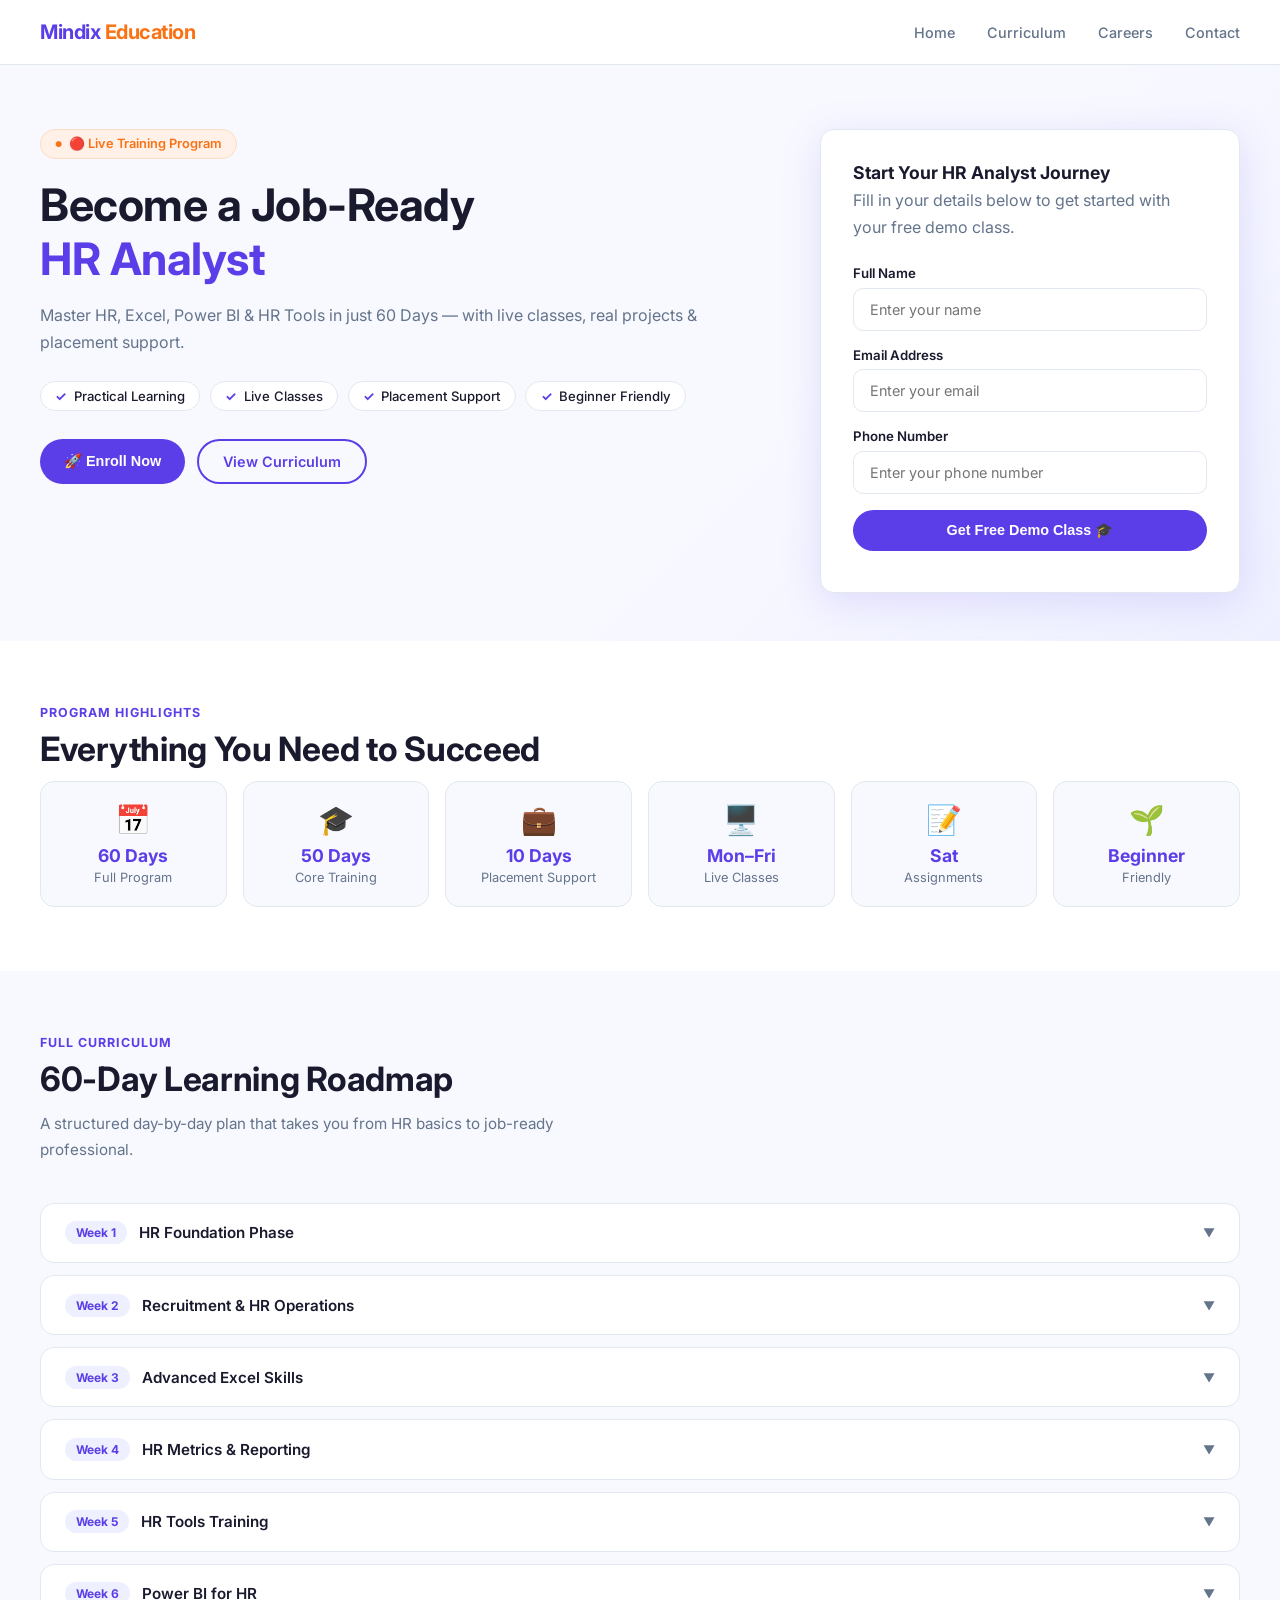
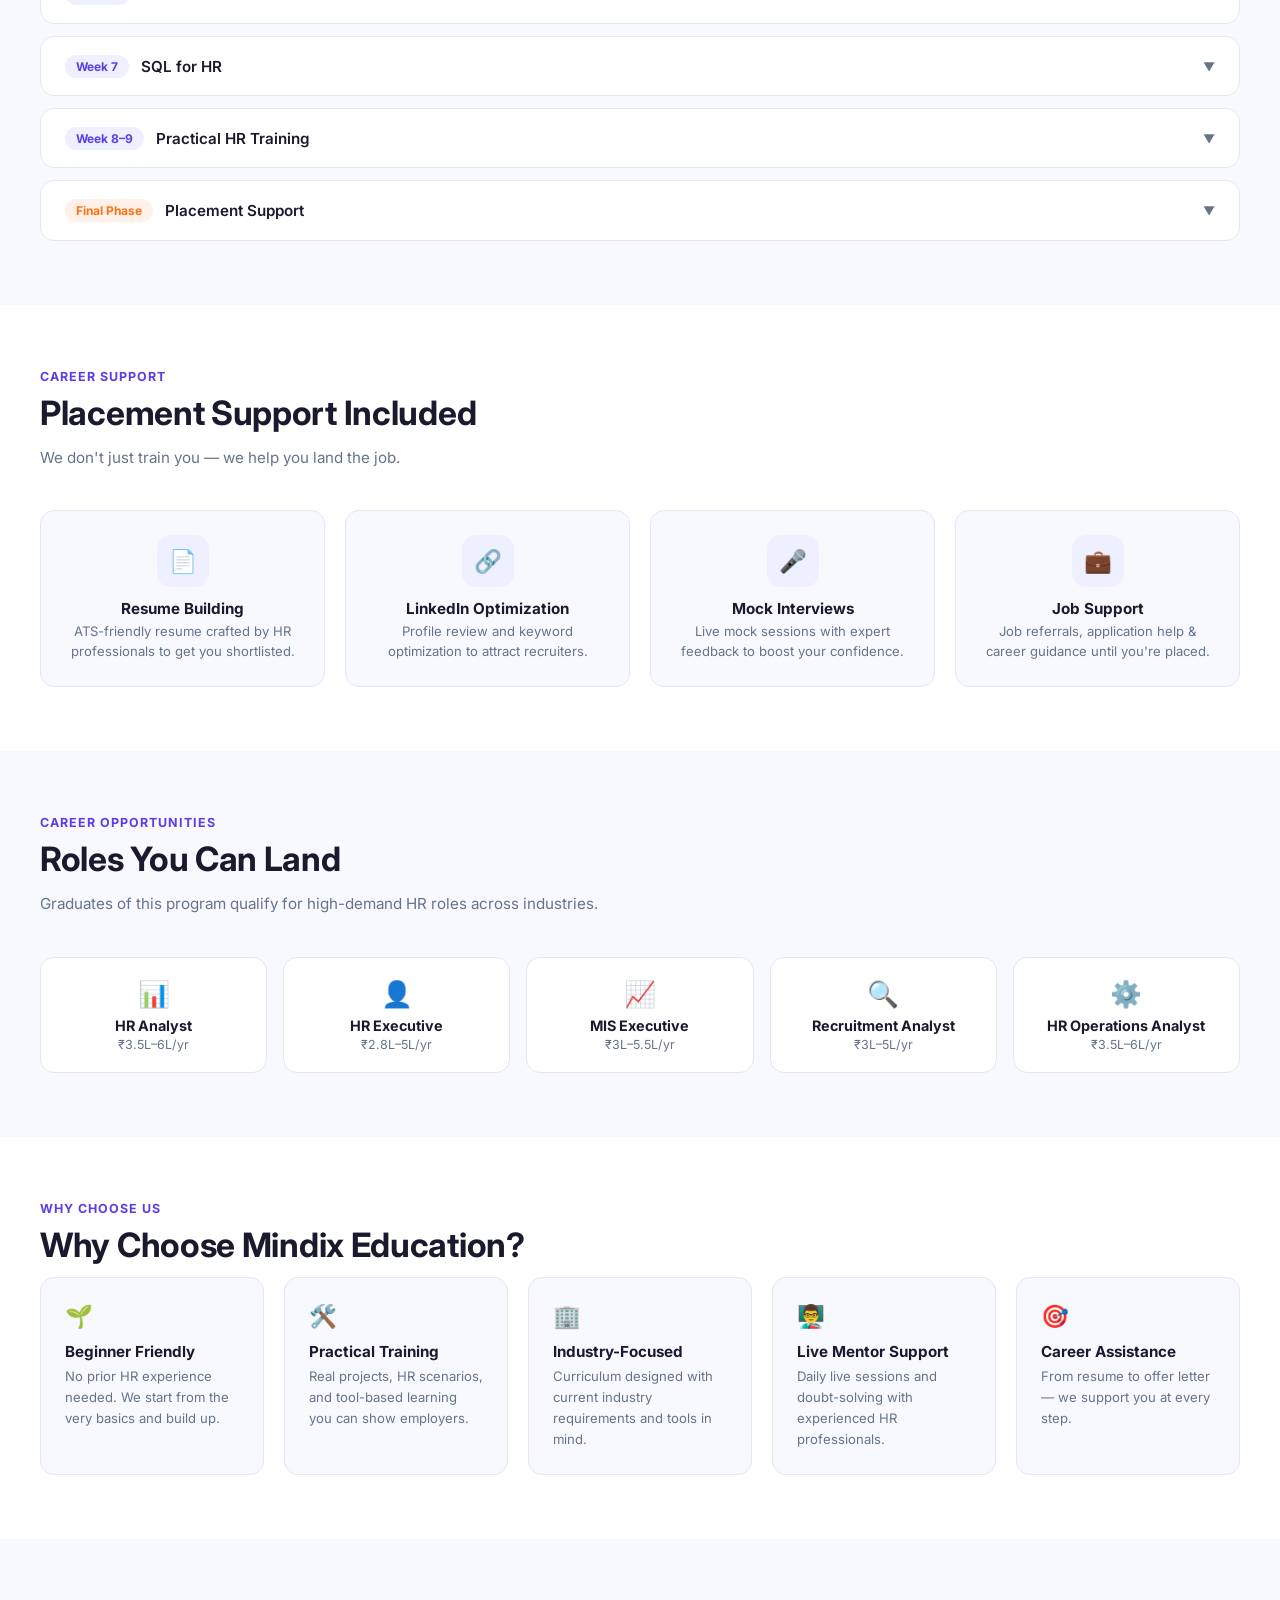
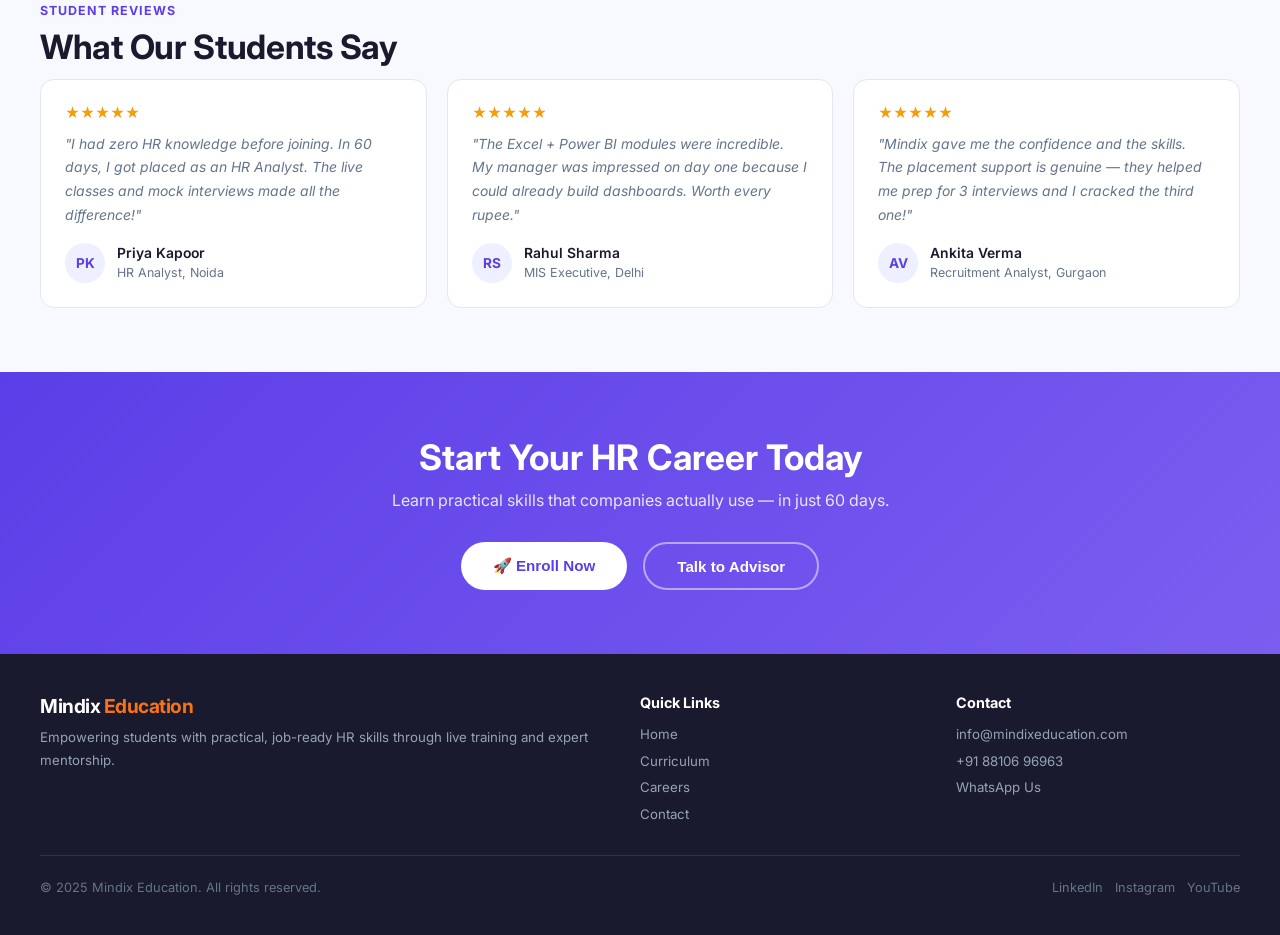
<file: hr_analyst.html>
<!DOCTYPE html>
<html lang="en">
<head>
<meta charset="UTF-8"/>
<!-- Meta Pixel Code -->
<script>
!function(f,b,e,v,n,t,s)
{if(f.fbq)return;n=f.fbq=function(){n.callMethod?
n.callMethod.apply(n,arguments):n.queue.push(arguments)};
if(!f._fbq)f._fbq=n;n.push=n;n.loaded=!0;n.version='2.0';
n.queue=[];t=b.createElement(e);t.async=!0;
t.src=v;s=b.getElementsByTagName(e)[0];
s.parentNode.insertBefore(t,s)}(window, document,'script',
'https://connect.facebook.net/en_US/fbevents.js');
fbq('init', '970933495494749');
fbq('track', 'PageView');
</script>
<noscript><img height="1" width="1" style="display:none"
src="https://www.facebook.com/tr?id=970933495494749&ev=PageView&noscript=1"
/></noscript>
<!-- End Meta Pixel Code -->
<meta name="viewport" content="width=device-width,initial-scale=1"/>
<title>HR Analyst – 60 Days | Mindix Education</title>
<link href="https://fonts.googleapis.com/css2?family=Inter:wght@400;500;600;700&display=swap" rel="stylesheet"/>
<style>
*{margin:0;padding:0;box-sizing:border-box}
:root{
  --primary:#5C3EE8;--primary-light:#7B5EF0;--primary-soft:#EEF0FF;
  --accent:#F97316;--text:#1A1A2E;--muted:#64748B;--border:#E2E8F0;
  --card:#FFFFFF;--bg:#F8F9FF;--radius:14px;--shadow:0 2px 16px rgba(92,62,232,.08);
}
body{font-family:'Inter',sans-serif;color:var(--text);background:var(--bg);overflow-x:hidden}
a{text-decoration:none;color:inherit}
/* NAVBAR */
nav{position:sticky;top:0;z-index:1000;background:rgba(255,255,255,.95);backdrop-filter:blur(12px);border-bottom:1px solid var(--border);padding:0 1.5rem}
.nav-inner{max-width:1200px;margin:auto;display:flex;align-items:center;justify-content:space-between;height:64px}
.logo{font-size:1.25rem;font-weight:700;color:var(--primary);letter-spacing:-.5px}
.logo span{color:var(--accent)}
.nav-links{display:flex;gap:2rem;list-style:none}
.nav-links a{font-size:.9rem;font-weight:500;color:var(--muted);transition:.2s}
.nav-links a:hover{color:var(--primary)}
.hamburger{display:none;flex-direction:column;gap:5px;cursor:pointer;padding:4px}
.hamburger span{display:block;width:22px;height:2px;background:var(--text);border-radius:2px;transition:.3s}
.hamburger.open span:nth-child(1){transform:translateY(7px) rotate(45deg)}
.hamburger.open span:nth-child(2){opacity:0}
.hamburger.open span:nth-child(3){transform:translateY(-7px) rotate(-45deg)}
.mobile-menu{display:none;flex-direction:column;background:#fff;border-bottom:1px solid var(--border);padding:1rem 1.5rem;gap:.75rem}
.mobile-menu.show{display:flex}
.mobile-menu a{font-weight:500;color:var(--muted);padding:.5rem 0;border-bottom:1px solid var(--border)}
.mobile-menu a:last-child{border:none}
/* BUTTONS */
.btn{display:inline-flex;align-items:center;justify-content:center;padding:.75rem 1.5rem;border-radius:50px;font-weight:600;font-size:.9rem;cursor:pointer;transition:.2s;border:none;gap:.4rem}
.btn-primary{background:var(--primary);color:#fff}
.btn-primary:hover{background:var(--primary-light);transform:translateY(-1px);box-shadow:0 6px 20px rgba(92,62,232,.3)}
.btn-outline{background:transparent;color:var(--primary);border:2px solid var(--primary)}
.btn-outline:hover{background:var(--primary-soft)}
.btn-accent{background:var(--accent);color:#fff}
.btn-accent:hover{background:#EA6B0D;transform:translateY(-1px)}
/* HERO */
.hero{background:linear-gradient(135deg,#F8F9FF 60%,#EEF0FF 100%);padding:4rem 1.5rem 3rem}
.hero-inner{max-width:1200px;margin:auto;display:grid;grid-template-columns:1fr 420px;gap:3rem;align-items:start}
.badge{display:inline-flex;align-items:center;gap:.4rem;background:#FFF0E8;color:var(--accent);font-size:.8rem;font-weight:600;padding:.4rem .9rem;border-radius:50px;margin-bottom:1.25rem;border:1px solid #FDDBC0}
.badge::before{content:'●';font-size:.5rem;animation:pulse 2s infinite}
@keyframes pulse{0%,100%{opacity:1}50%{opacity:.3}}
.hero h1{font-size:clamp(1.8rem,4vw,2.8rem);font-weight:700;line-height:1.2;margin-bottom:1rem;letter-spacing:-.5px}
.hero h1 span{color:var(--primary)}
.hero p{color:var(--muted);font-size:1rem;margin-bottom:1.5rem;line-height:1.7}
.usp-list{list-style:none;display:flex;flex-wrap:wrap;gap:.6rem;margin-bottom:1.75rem}
.usp-list li{display:flex;align-items:center;gap:.4rem;background:#fff;border:1px solid var(--border);border-radius:50px;padding:.4rem .9rem;font-size:.82rem;font-weight:500}
.usp-list li::before{content:'✓';color:var(--primary);font-weight:700}
.hero-btns{display:flex;gap:.75rem;flex-wrap:wrap}
/* ENROLL CARD */
.enroll-card{background:#fff;border-radius:var(--radius);box-shadow:0 8px 40px rgba(92,62,232,.15);padding:2rem;border:1px solid var(--border)}
.enroll-card h3{font-size:1.1rem;font-weight:700;margin-bottom:.25rem}
.enroll-card .price-old{font-size:.85rem;color:var(--muted);text-decoration:line-through}
.enroll-card .price-new{font-size:2rem;font-weight:700;color:var(--primary);margin:.25rem 0}
.enroll-card .price-note{font-size:.78rem;color:var(--muted);margin-bottom:1.25rem}
.enroll-card .features{list-style:none;margin-bottom:1.5rem;display:flex;flex-direction:column;gap:.6rem}
.enroll-card .features li{font-size:.85rem;display:flex;align-items:center;gap:.5rem;color:var(--muted)}
.enroll-card .features li::before{content:'✓';background:var(--primary-soft);color:var(--primary);width:18px;height:18px;border-radius:50%;display:flex;align-items:center;justify-content:center;font-size:.7rem;font-weight:700;flex-shrink:0}
.enroll-card .btn{width:100%;margin-bottom:.6rem}
.seats-badge{text-align:center;font-size:.78rem;color:#E53E3E;font-weight:600}
/* SECTION */
section{padding:4rem 1.5rem}
.section-inner{max-width:1200px;margin:auto}
.section-tag{font-size:.78rem;font-weight:700;color:var(--primary);text-transform:uppercase;letter-spacing:1px;margin-bottom:.5rem}
.section-title{font-size:clamp(1.5rem,3vw,2.1rem);font-weight:700;margin-bottom:.75rem;letter-spacing:-.3px}
.section-sub{color:var(--muted);font-size:.95rem;max-width:580px;margin-bottom:2.5rem;line-height:1.7}
/* HIGHLIGHTS */
.highlights{background:#fff}
.highlights-grid{display:grid;grid-template-columns:repeat(auto-fit,minmax(170px,1fr));gap:1rem}
.h-card{background:var(--bg);border:1px solid var(--border);border-radius:var(--radius);padding:1.25rem;text-align:center;transition:.2s}
.h-card:hover{border-color:var(--primary);transform:translateY(-2px);box-shadow:var(--shadow)}
.h-card .icon{font-size:1.8rem;margin-bottom:.5rem}
.h-card strong{display:block;font-size:1.1rem;font-weight:700;color:var(--primary)}
.h-card span{font-size:.8rem;color:var(--muted)}
/* CURRICULUM */
#curriculum{background:var(--bg)}
.accordion{display:flex;flex-direction:column;gap:.75rem}
.acc-item{background:#fff;border:1px solid var(--border);border-radius:var(--radius);overflow:hidden}
.acc-header{display:flex;align-items:center;justify-content:space-between;padding:1.1rem 1.5rem;cursor:pointer;user-select:none;transition:.2s}
.acc-header:hover{background:var(--primary-soft)}
.acc-header-left{display:flex;align-items:center;gap:.75rem}
.week-badge{background:var(--primary-soft);color:var(--primary);font-size:.75rem;font-weight:700;padding:.25rem .7rem;border-radius:50px;white-space:nowrap}
.acc-header h4{font-size:.95rem;font-weight:600}
.acc-arrow{font-size:.75rem;color:var(--muted);transition:.3s}
.acc-item.open .acc-arrow{transform:rotate(180deg)}
.acc-body{display:none;padding:0 1.5rem 1.5rem}
.acc-item.open .acc-body{display:block}
.day-list{list-style:none;display:flex;flex-direction:column;gap:.5rem}
.day-list li{display:flex;gap:.75rem;font-size:.87rem;color:var(--muted);align-items:flex-start;line-height:1.6}
.day-num{background:var(--primary-soft);color:var(--primary);font-size:.75rem;font-weight:700;padding:.15rem .5rem;border-radius:6px;flex-shrink:0;margin-top:1px}
/* PLACEMENT */
.placement{background:#fff}
.placement-grid{display:grid;grid-template-columns:repeat(auto-fit,minmax(200px,1fr));gap:1.25rem}
.p-card{background:var(--bg);border:1px solid var(--border);border-radius:var(--radius);padding:1.5rem;text-align:center;transition:.2s}
.p-card:hover{border-color:var(--primary);box-shadow:var(--shadow);transform:translateY(-2px)}
.p-icon{width:52px;height:52px;background:var(--primary-soft);border-radius:14px;display:flex;align-items:center;justify-content:center;margin:0 auto .75rem;font-size:1.4rem}
.p-card h4{font-size:.95rem;font-weight:700;margin-bottom:.25rem}
.p-card p{font-size:.82rem;color:var(--muted);line-height:1.5}
/* CAREERS */
.careers{background:var(--bg)}
.career-grid{display:grid;grid-template-columns:repeat(auto-fit,minmax(180px,1fr));gap:1rem}
.career-card{background:#fff;border:1px solid var(--border);border-radius:var(--radius);padding:1.25rem 1rem;text-align:center;transition:.2s}
.career-card:hover{border-color:var(--primary);box-shadow:var(--shadow);transform:translateY(-2px)}
.career-card .icon{font-size:1.6rem;margin-bottom:.5rem}
.career-card h4{font-size:.9rem;font-weight:700;margin-bottom:.2rem}
.career-card p{font-size:.78rem;color:var(--muted)}
/* WHY MINDIX */
.why{background:#fff}
.why-grid{display:grid;grid-template-columns:repeat(auto-fit,minmax(220px,1fr));gap:1.25rem}
.why-card{background:var(--bg);border:1px solid var(--border);border-radius:var(--radius);padding:1.5rem;transition:.2s}
.why-card:hover{border-color:var(--primary);transform:translateY(-2px)}
.why-card .icon{font-size:1.4rem;margin-bottom:.75rem}
.why-card h4{font-size:.95rem;font-weight:700;margin-bottom:.3rem}
.why-card p{font-size:.82rem;color:var(--muted);line-height:1.6}
/* TESTIMONIALS */
.testimonials{background:var(--bg)}
.testi-grid{display:grid;grid-template-columns:repeat(auto-fit,minmax(260px,1fr));gap:1.25rem}
.testi-card{background:#fff;border:1px solid var(--border);border-radius:var(--radius);padding:1.5rem;transition:.2s}
.testi-card:hover{box-shadow:var(--shadow);transform:translateY(-2px)}
.stars{color:#F59E0B;font-size:.9rem;margin-bottom:.75rem}
.testi-card p{font-size:.87rem;color:var(--muted);line-height:1.7;margin-bottom:1rem;font-style:italic}
.testi-author{display:flex;align-items:center;gap:.75rem}
.avatar{width:40px;height:40px;border-radius:50%;background:var(--primary-soft);color:var(--primary);display:flex;align-items:center;justify-content:center;font-weight:700;font-size:.85rem;flex-shrink:0}
.testi-author strong{display:block;font-size:.87rem;font-weight:600}
.testi-author span{font-size:.78rem;color:var(--muted)}
/* CTA */
.cta-section{background:linear-gradient(135deg,var(--primary) 0%,#7B5EF0 100%);padding:4rem 1.5rem;text-align:center}
.cta-section h2{color:#fff;font-size:clamp(1.5rem,3vw,2.2rem);font-weight:700;margin-bottom:.75rem}
.cta-section p{color:rgba(255,255,255,.85);font-size:1rem;margin-bottom:2rem}
.cta-btns{display:flex;gap:1rem;justify-content:center;flex-wrap:wrap}
.btn-white{background:#fff;color:var(--primary);border:none;padding:.85rem 2rem;border-radius:50px;font-weight:700;font-size:.95rem;cursor:pointer;transition:.2s}
.btn-white:hover{transform:translateY(-2px);box-shadow:0 8px 24px rgba(0,0,0,.2)}
.btn-ghost{background:transparent;color:#fff;border:2px solid rgba(255,255,255,.5);padding:.85rem 2rem;border-radius:50px;font-weight:600;font-size:.95rem;cursor:pointer;transition:.2s}
.btn-ghost:hover{border-color:#fff;background:rgba(255,255,255,.1)}
/* FOOTER */
footer{background:#1A1A2E;color:#CBD5E0;padding:2.5rem 1.5rem}
.footer-inner{max-width:1200px;margin:auto;display:grid;grid-template-columns:2fr 1fr 1fr;gap:2rem}
.footer-brand .logo{color:#fff;font-size:1.2rem;margin-bottom:.5rem}
.footer-brand p{font-size:.83rem;line-height:1.7;color:#94A3B8}
.footer-col h5{color:#fff;font-size:.9rem;font-weight:700;margin-bottom:.75rem}
.footer-col ul{list-style:none;display:flex;flex-direction:column;gap:.4rem}
.footer-col ul li a{font-size:.83rem;color:#94A3B8;transition:.2s}
.footer-col ul li a:hover{color:#fff}
.footer-bottom{max-width:1200px;margin:2rem auto 0;padding-top:1.5rem;border-top:1px solid rgba(255,255,255,.1);display:flex;justify-content:space-between;align-items:center;font-size:.8rem;color:#64748B;flex-wrap:wrap;gap:.5rem}
.social-links{display:flex;gap:.75rem}
.social-links a{color:#64748B;transition:.2s}
.social-links a:hover{color:#fff}
/* MODAL */
.modal-overlay{position:fixed;inset:0;background:rgba(0,0,0,.55);z-index:9999;display:flex;align-items:center;justify-content:center;padding:1rem;opacity:0;visibility:hidden;transition:.3s}
.modal-overlay.show{opacity:1;visibility:visible}
.modal-box{background:#fff;border-radius:20px;padding:2rem;width:100%;max-width:460px;position:relative;transform:translateY(20px);transition:.3s;max-height:90vh;overflow-y:auto}
.modal-overlay.show .modal-box{transform:translateY(0)}
.modal-close{position:absolute;top:1rem;right:1rem;width:32px;height:32px;border:none;background:var(--bg);border-radius:50%;cursor:pointer;font-size:1.1rem;color:var(--muted);display:flex;align-items:center;justify-content:center}
.modal-close:hover{background:var(--border)}
.modal-box h3{font-size:1.25rem;font-weight:700;margin-bottom:.25rem}
.modal-box .sub{font-size:.85rem;color:var(--muted);margin-bottom:1.5rem}
.form-group{margin-bottom:1rem}
.form-group label{display:block;font-size:.83rem;font-weight:600;margin-bottom:.4rem;color:var(--text)}
.form-group input{width:100%;padding:.75rem 1rem;border:1.5px solid var(--border);border-radius:10px;font-size:.9rem;font-family:inherit;outline:none;transition:.2s}
.form-group input:focus{border-color:var(--primary);box-shadow:0 0 0 3px rgba(92,62,232,.12)}
.submit-btn{width:100%;padding:.9rem;background:var(--primary);color:#fff;border:none;border-radius:50px;font-size:1rem;font-weight:700;cursor:pointer;transition:.2s;margin-top:.5rem;font-family:inherit}
.submit-btn:hover{background:var(--primary-light);transform:translateY(-1px)}
.submit-btn:disabled{opacity:.6;cursor:not-allowed;transform:none}
.form-success{text-align:center;padding:1.5rem 0;display:none}
.form-success .check{font-size:3rem;margin-bottom:.75rem}
.form-success h4{font-size:1.1rem;font-weight:700;margin-bottom:.4rem;color:var(--primary)}
.form-success p{font-size:.85rem;color:var(--muted)}
/* MOBILE RESPONSIVE */
@media(max-width:900px){
  .hero-inner{grid-template-columns:1fr;gap:2rem}
  .footer-inner{grid-template-columns:1fr 1fr}
  .footer-brand{grid-column:1/-1}
}
@media(max-width:600px){
  nav{padding:0 1rem}
  .nav-links{display:none}
  .hamburger{display:flex}
  .hero{padding:2.5rem 1rem 2rem}
  section{padding:3rem 1rem}
  .footer-inner{grid-template-columns:1fr}
  .highlights-grid{display:flex;overflow-x:auto;gap:.75rem;padding-bottom:.5rem;-webkit-overflow-scrolling:touch;scrollbar-width:none}
  .highlights-grid::-webkit-scrollbar{display:none}
  .h-card{min-width:150px;flex-shrink:0}
  .hero-btns .btn{flex:1;min-width:140px}
  .footer-bottom{justify-content:center;text-align:center}
}
/* ANIMATE ON SCROLL */
.fade-in{opacity:0;transform:translateY(20px);transition:.6s}
.fade-in.visible{opacity:1;transform:translateY(0)}
</style>
</head>
<body>

<!-- NAVBAR -->
<nav>
  <div class="nav-inner">
    <div class="logo">Mindix <span>Education</span></div>
    <ul class="nav-links">
      <li><a href="index.html">Home</a></li>
      <li><a href="#curriculum">Curriculum</a></li>
      <li><a href="#careers">Careers</a></li>
      <li><a href="#contact">Contact</a></li>
    </ul>
    <div class="hamburger" id="ham" onclick="toggleMenu()">
      <span></span><span></span><span></span>
    </div>
  </div>
  <div class="mobile-menu" id="mobileMenu">
    <a href="#" onclick="closeMenu()">Home</a>
    <a href="#curriculum" onclick="closeMenu()">Curriculum</a>
    <a href="#careers" onclick="closeMenu()">Careers</a>
    <a href="#contact" onclick="closeMenu()">Contact</a>
  </div>
</nav>

<!-- HERO -->
<section class="hero">
  <div class="hero-inner">
    <div class="hero-content fade-in">
      <div class="badge">🔴 Live Training Program</div>
      <h1>Become a Job-Ready<br><span>HR Analyst</span></h1>
      <p>Master HR, Excel, Power BI & HR Tools in just 60 Days — with live classes, real projects & placement support.</p>
      <ul class="usp-list">
        <li>Practical Learning</li>
        <li>Live Classes</li>
        <li>Placement Support</li>
        <li>Beginner Friendly</li>
      </ul>
      <div class="hero-btns">
        <button class="btn btn-primary" onclick="openModal()">🚀 Enroll Now</button>
        <a href="#curriculum" class="btn btn-outline">View Curriculum</a>
      </div>
    </div>
    <div class="enroll-card fade-in">
      <h3>Start Your HR Analyst Journey</h3>
      <p>Fill in your details below to get started with your free demo class.</p>
      <form id="heroForm" onsubmit="return false;">
        <div class="form-group">
          <label>Full Name</label>
          <input type="text" id="heroName" name="name" placeholder="Enter your name" autocomplete="name" required/>
        </div>
        <div class="form-group">
          <label>Email Address</label>
          <input type="email" id="heroEmail" name="email" placeholder="Enter your email" autocomplete="email" required/>
        </div>
        <div class="form-group">
          <label>Phone Number</label>
          <input type="tel" id="heroPhone" name="phone" placeholder="Enter your phone number" autocomplete="tel" required/>
        </div>
        <input type="hidden" id="heroCourse" name="course" value="HR Analyst Course">
        <input type="hidden" id="heroPurpose" name="purpose" value="course_enquiry">
        <input type="hidden" id="heroSource" name="source" value="hr_analyst_landing_page">
        <button type="submit" class="btn btn-primary">Get Free Demo Class 🎓</button>
      </form>
    </div>
  </div>
</section>

<!-- HIGHLIGHTS -->
<section class="highlights">
  <div class="section-inner">
    <div class="section-tag fade-in">Program Highlights</div>
    <h2 class="section-title fade-in">Everything You Need to Succeed</h2>
    <div class="highlights-grid fade-in">
      <div class="h-card"><div class="icon">📅</div><strong>60 Days</strong><span>Full Program</span></div>
      <div class="h-card"><div class="icon">🎓</div><strong>50 Days</strong><span>Core Training</span></div>
      <div class="h-card"><div class="icon">💼</div><strong>10 Days</strong><span>Placement Support</span></div>
      <div class="h-card"><div class="icon">🖥️</div><strong>Mon–Fri</strong><span>Live Classes</span></div>
      <div class="h-card"><div class="icon">📝</div><strong>Sat</strong><span>Assignments</span></div>
      <div class="h-card"><div class="icon">🌱</div><strong>Beginner</strong><span>Friendly</span></div>
    </div>
  </div>
</section>

<!-- CURRICULUM -->
<section id="curriculum">
  <div class="section-inner">
    <div class="section-tag fade-in">Full Curriculum</div>
    <h2 class="section-title fade-in">60-Day Learning Roadmap</h2>
    <p class="section-sub fade-in">A structured day-by-day plan that takes you from HR basics to job-ready professional.</p>
    <div class="accordion fade-in">

      <div class="acc-item">
        <div class="acc-header" onclick="toggleAcc(this)">
          <div class="acc-header-left">
            <span class="week-badge">Week 1</span>
            <h4>HR Foundation Phase</h4>
          </div>
          <span class="acc-arrow">▼</span>
        </div>
        <div class="acc-body">
          <ul class="day-list">
            <li><span class="day-num">D1</span><span>Introduction to HR · HR roles & responsibilities</span></li>
            <li><span class="day-num">D2</span><span>HR lifecycle · Recruitment overview</span></li>
            <li><span class="day-num">D3</span><span>Employee onboarding process</span></li>
            <li><span class="day-num">D4</span><span>Payroll basics</span></li>
            <li><span class="day-num">D5</span><span>HR policies + Practice session</span></li>
          </ul>
        </div>
      </div>

      <div class="acc-item">
        <div class="acc-header" onclick="toggleAcc(this)">
          <div class="acc-header-left">
            <span class="week-badge">Week 2</span>
            <h4>Recruitment & HR Operations</h4>
          </div>
          <span class="acc-arrow">▼</span>
        </div>
        <div class="acc-body">
          <ul class="day-list">
            <li><span class="day-num">D6</span><span>Recruitment process</span></li>
            <li><span class="day-num">D7</span><span>Resume screening basics</span></li>
            <li><span class="day-num">D8</span><span>Interview coordination</span></li>
            <li><span class="day-num">D9</span><span>HR documentation</span></li>
            <li><span class="day-num">D10</span><span>Practice + Assignment</span></li>
          </ul>
        </div>
      </div>

      <div class="acc-item">
        <div class="acc-header" onclick="toggleAcc(this)">
          <div class="acc-header-left">
            <span class="week-badge">Week 3</span>
            <h4>Advanced Excel Skills</h4>
          </div>
          <span class="acc-arrow">▼</span>
        </div>
        <div class="acc-body">
          <ul class="day-list">
            <li><span class="day-num">D11</span><span>Excel formulas</span></li>
            <li><span class="day-num">D12</span><span>Advanced formulas</span></li>
            <li><span class="day-num">D13</span><span>Pivot Tables</span></li>
            <li><span class="day-num">D14</span><span>Dashboards & Charts</span></li>
            <li><span class="day-num">D15</span><span>Attendance & Payroll Sheets</span></li>
          </ul>
        </div>
      </div>

      <div class="acc-item">
        <div class="acc-header" onclick="toggleAcc(this)">
          <div class="acc-header-left">
            <span class="week-badge">Week 4</span>
            <h4>HR Metrics & Reporting</h4>
          </div>
          <span class="acc-arrow">▼</span>
        </div>
        <div class="acc-body">
          <ul class="day-list">
            <li><span class="day-num">D16</span><span>Attrition rate analysis</span></li>
            <li><span class="day-num">D17</span><span>Headcount analysis</span></li>
            <li><span class="day-num">D18</span><span>Time to hire</span></li>
            <li><span class="day-num">D19</span><span>Cost per hire</span></li>
            <li><span class="day-num">D20</span><span>Employee turnover reporting</span></li>
          </ul>
        </div>
      </div>

      <div class="acc-item">
        <div class="acc-header" onclick="toggleAcc(this)">
          <div class="acc-header-left">
            <span class="week-badge">Week 5</span>
            <h4>HR Tools Training</h4>
          </div>
          <span class="acc-arrow">▼</span>
        </div>
        <div class="acc-body">
          <ul class="day-list">
            <li><span class="day-num">D21</span><span>ATS & HRMS introduction</span></li>
            <li><span class="day-num">D22</span><span>SAP SuccessFactors overview</span></li>
            <li><span class="day-num">D23</span><span>Workday basics</span></li>
            <li><span class="day-num">D24</span><span>Zoho People</span></li>
            <li><span class="day-num">D25</span><span>Practical tool session</span></li>
          </ul>
        </div>
      </div>

      <div class="acc-item">
        <div class="acc-header" onclick="toggleAcc(this)">
          <div class="acc-header-left">
            <span class="week-badge">Week 6</span>
            <h4>Power BI for HR</h4>
          </div>
          <span class="acc-arrow">▼</span>
        </div>
        <div class="acc-body">
          <ul class="day-list">
            <li><span class="day-num">D26</span><span>Power BI introduction</span></li>
            <li><span class="day-num">D27</span><span>Data cleaning</span></li>
            <li><span class="day-num">D28</span><span>Dashboard creation</span></li>
            <li><span class="day-num">D29</span><span>KPI visualization</span></li>
            <li><span class="day-num">D30</span><span>HR analytics dashboard practice</span></li>
          </ul>
        </div>
      </div>

      <div class="acc-item">
        <div class="acc-header" onclick="toggleAcc(this)">
          <div class="acc-header-left">
            <span class="week-badge">Week 7</span>
            <h4>SQL for HR</h4>
          </div>
          <span class="acc-arrow">▼</span>
        </div>
        <div class="acc-body">
          <ul class="day-list">
            <li><span class="day-num">D31</span><span>SQL introduction</span></li>
            <li><span class="day-num">D32</span><span>SELECT & WHERE clauses</span></li>
            <li><span class="day-num">D33</span><span>GROUP BY queries</span></li>
            <li><span class="day-num">D34</span><span>JOINS</span></li>
            <li><span class="day-num">D35</span><span>HR database queries</span></li>
          </ul>
        </div>
      </div>

      <div class="acc-item">
        <div class="acc-header" onclick="toggleAcc(this)">
          <div class="acc-header-left">
            <span class="week-badge">Week 8–9</span>
            <h4>Practical HR Training</h4>
          </div>
          <span class="acc-arrow">▼</span>
        </div>
        <div class="acc-body">
          <ul class="day-list">
            <li><span class="day-num">D36–50</span><span>Hands-on practice · Real HR scenarios · Reporting exercises · Excel & HR tools practice · Doubt solving sessions</span></li>
          </ul>
        </div>
      </div>

      <div class="acc-item">
        <div class="acc-header" onclick="toggleAcc(this)">
          <div class="acc-header-left">
            <span class="week-badge" style="background:#FFF0E8;color:var(--accent)">Final Phase</span>
            <h4>Placement Support</h4>
          </div>
          <span class="acc-arrow">▼</span>
        </div>
        <div class="acc-body">
          <ul class="day-list">
            <li><span class="day-num">D51–60</span><span>Resume building · LinkedIn optimization · Mock interviews · Job support & career guidance</span></li>
          </ul>
        </div>
      </div>

    </div>
  </div>
</section>

<!-- PLACEMENT -->
<section class="placement">
  <div class="section-inner">
    <div class="section-tag fade-in">Career Support</div>
    <h2 class="section-title fade-in">Placement Support Included</h2>
    <p class="section-sub fade-in">We don't just train you — we help you land the job.</p>
    <div class="placement-grid fade-in">
      <div class="p-card">
        <div class="p-icon">📄</div>
        <h4>Resume Building</h4>
        <p>ATS-friendly resume crafted by HR professionals to get you shortlisted.</p>
      </div>
      <div class="p-card">
        <div class="p-icon">🔗</div>
        <h4>LinkedIn Optimization</h4>
        <p>Profile review and keyword optimization to attract recruiters.</p>
      </div>
      <div class="p-card">
        <div class="p-icon">🎤</div>
        <h4>Mock Interviews</h4>
        <p>Live mock sessions with expert feedback to boost your confidence.</p>
      </div>
      <div class="p-card">
        <div class="p-icon">💼</div>
        <h4>Job Support</h4>
        <p>Job referrals, application help & career guidance until you're placed.</p>
      </div>
    </div>
  </div>
</section>

<!-- CAREERS -->
<section class="careers" id="careers">
  <div class="section-inner">
    <div class="section-tag fade-in">Career Opportunities</div>
    <h2 class="section-title fade-in">Roles You Can Land</h2>
    <p class="section-sub fade-in">Graduates of this program qualify for high-demand HR roles across industries.</p>
    <div class="career-grid fade-in">
      <div class="career-card">
        <div class="icon">📊</div>
        <h4>HR Analyst</h4>
        <p>₹3.5L–6L/yr</p>
      </div>
      <div class="career-card">
        <div class="icon">👤</div>
        <h4>HR Executive</h4>
        <p>₹2.8L–5L/yr</p>
      </div>
      <div class="career-card">
        <div class="icon">📈</div>
        <h4>MIS Executive</h4>
        <p>₹3L–5.5L/yr</p>
      </div>
      <div class="career-card">
        <div class="icon">🔍</div>
        <h4>Recruitment Analyst</h4>
        <p>₹3L–5L/yr</p>
      </div>
      <div class="career-card">
        <div class="icon">⚙️</div>
        <h4>HR Operations Analyst</h4>
        <p>₹3.5L–6L/yr</p>
      </div>
    </div>
  </div>
</section>

<!-- WHY MINDIX -->
<section class="why">
  <div class="section-inner">
    <div class="section-tag fade-in">Why Choose Us</div>
    <h2 class="section-title fade-in">Why Choose Mindix Education?</h2>
    <div class="why-grid fade-in">
      <div class="why-card">
        <div class="icon">🌱</div>
        <h4>Beginner Friendly</h4>
        <p>No prior HR experience needed. We start from the very basics and build up.</p>
      </div>
      <div class="why-card">
        <div class="icon">🛠️</div>
        <h4>Practical Training</h4>
        <p>Real projects, HR scenarios, and tool-based learning you can show employers.</p>
      </div>
      <div class="why-card">
        <div class="icon">🏢</div>
        <h4>Industry-Focused</h4>
        <p>Curriculum designed with current industry requirements and tools in mind.</p>
      </div>
      <div class="why-card">
        <div class="icon">👨‍🏫</div>
        <h4>Live Mentor Support</h4>
        <p>Daily live sessions and doubt-solving with experienced HR professionals.</p>
      </div>
      <div class="why-card">
        <div class="icon">🎯</div>
        <h4>Career Assistance</h4>
        <p>From resume to offer letter — we support you at every step.</p>
      </div>
    </div>
  </div>
</section>

<!-- TESTIMONIALS -->
<section class="testimonials">
  <div class="section-inner">
    <div class="section-tag fade-in">Student Reviews</div>
    <h2 class="section-title fade-in">What Our Students Say</h2>
    <div class="testi-grid fade-in">
      <div class="testi-card">
        <div class="stars">★★★★★</div>
        <p>"I had zero HR knowledge before joining. In 60 days, I got placed as an HR Analyst. The live classes and mock interviews made all the difference!"</p>
        <div class="testi-author">
          <div class="avatar">PK</div>
          <div><strong>Priya Kapoor</strong><span>HR Analyst, Noida</span></div>
        </div>
      </div>
      <div class="testi-card">
        <div class="stars">★★★★★</div>
        <p>"The Excel + Power BI modules were incredible. My manager was impressed on day one because I could already build dashboards. Worth every rupee."</p>
        <div class="testi-author">
          <div class="avatar">RS</div>
          <div><strong>Rahul Sharma</strong><span>MIS Executive, Delhi</span></div>
        </div>
      </div>
      <div class="testi-card">
        <div class="stars">★★★★★</div>
        <p>"Mindix gave me the confidence and the skills. The placement support is genuine — they helped me prep for 3 interviews and I cracked the third one!"</p>
        <div class="testi-author">
          <div class="avatar">AV</div>
          <div><strong>Ankita Verma</strong><span>Recruitment Analyst, Gurgaon</span></div>
        </div>
      </div>
    </div>
  </div>
</section>

<!-- FINAL CTA -->
<section class="cta-section">
  <h2>Start Your HR Career Today</h2>
  <p>Learn practical skills that companies actually use — in just 60 days.</p>
  <div class="cta-btns">
    <button class="btn-white" onclick="openModal()">🚀 Enroll Now</button>
    <button class="btn-ghost" onclick="openModal()">Talk to Advisor</button>
  </div>
</section>

<!-- FOOTER -->
<footer id="contact">
  <div class="footer-inner">
    <div class="footer-brand">
      <div class="logo">Mindix <span>Education</span></div>
      <p style="margin-top:.5rem">Empowering students with practical, job-ready HR skills through live training and expert mentorship.</p>
    </div>
    <div class="footer-col">
      <h5>Quick Links</h5>
      <ul>
        <li><a href="#">Home</a></li>
        <li><a href="#curriculum">Curriculum</a></li>
        <li><a href="#careers">Careers</a></li>
        <li><a href="#contact">Contact</a></li>
      </ul>
    </div>
    <div class="footer-col">
      <h5>Contact</h5>
      <ul>
        <li><a href="mailto:info@mindixeducation.com">info@mindixeducation.com</a></li>
        <li><a href="tel:+918810696963">+91 88106 96963</a></li>
        <li><a href="#">WhatsApp Us</a></li>
      </ul>
    </div>
  </div>
  <div class="footer-bottom">
    <span>© 2025 Mindix Education. All rights reserved.</span>
    <div class="social-links">
      <a href="#">LinkedIn</a>
      <a href="#">Instagram</a>
      <a href="#">YouTube</a>
    </div>
  </div>
</footer>

<!-- MODAL -->
<div class="modal-overlay" id="modal" onclick="handleOverlayClick(event)">
  <div class="modal-box">
    <button class="modal-close" onclick="closeModal()">✕</button>
    <h3>Get Your Free Demo Class</h3>
    <p class="sub">HR Analyst – 60 Days Career Roadmap · Fill in your details below</p>
    <div id="formArea">
      <form id="form" onsubmit="return false;">
        <div class="form-group">
          <label>Full Name</label>
          <input type="text" id="name" name="name" placeholder="Enter your name" autocomplete="name" required/>
        </div>
        <div class="form-group">
          <label>Email Address</label>
          <input type="email" id="email" name="email" placeholder="Enter your email" autocomplete="email" required/>
        </div>
        <div class="form-group">
          <label>Phone Number</label>
          <input type="tel" id="phone" name="phone" placeholder="Enter your phone number" autocomplete="tel" required/>
        </div>
        <input type="hidden" id="course" name="course" value="HR Analyst Course">
        <input type="hidden" id="purpose" name="purpose" value="course_enquiry">
        <input type="hidden" id="source" name="source" value="hr_analyst_landing_page">
        <button type="submit" class="submit-btn" id="submitBtn">Get Free Demo Class 🎓</button>
      </form>
    </div>
    <div class="form-success" id="formSuccess">
      <div class="check">🎉</div>
      <h4>You're In!</h4>
      <p>We've received your request. Our team will reach out on WhatsApp within 24 hours to schedule your free demo class.</p>
    </div>
  </div>
</div>

<script>
const scriptURL = 'https://script.google.com/macros/s/AKfycbwRgfC8GlXEMzQ1nvExSMbqwaKZHRqAHrnJQnH12-DAmeO4Jby077FE_6eGe3nw1Atv/exec';

function openModal(){
  document.getElementById('modal').classList.add('show');
  document.body.style.overflow='hidden';
  setTimeout(()=>document.getElementById('name').focus(),300);
}
function closeModal(){
  document.getElementById('modal').classList.remove('show');
  document.body.style.overflow='';
}
function handleOverlayClick(e){
  if(e.target===document.getElementById('modal')) closeModal();
}
function toggleMenu(){
  document.getElementById('ham').classList.toggle('open');
  document.getElementById('mobileMenu').classList.toggle('show');
}
function closeMenu(){
  document.getElementById('ham').classList.remove('open');
  document.getElementById('mobileMenu').classList.remove('show');
}
function toggleAcc(header){
  const item=header.closest('.acc-item');
  const isOpen=item.classList.contains('open');
  document.querySelectorAll('.acc-item.open').forEach(i=>i.classList.remove('open'));
  if(!isOpen) item.classList.add('open');
}

// Handle form submissions properly
document.addEventListener('DOMContentLoaded', function() {
  console.log('DOM loaded, setting up form handlers');
  
  // Handle modal form
  const modalForm = document.getElementById('form');
  if (modalForm) {
    console.log('Modal form found, adding submit listener');
    modalForm.addEventListener('submit', async function(e) {
      e.preventDefault();
      console.log('Modal form submit triggered');
      await handleFormSubmit(this);
    });
  } else {
    console.error('Modal form not found');
  }
  
  // Handle hero form
  const heroForm = document.getElementById('heroForm');
  if (heroForm) {
    console.log('Hero form found, adding submit listener');
    heroForm.addEventListener('submit', async function(e) {
      e.preventDefault();
      console.log('Hero form submit triggered');
      await handleFormSubmit(this);
    });
  } else {
    console.error('Hero form not found');
  }
});

async function handleFormSubmit(form) {
  console.log('Handling form submission');
  
  const btn = form.querySelector('button[type="submit"]');
  const inputs = form.querySelectorAll('input[required]');
  let valid = true;
  
  // Validate all required fields
  inputs.forEach(input => {
    if (!input.value.trim()) {
      input.style.borderColor = '#e24b4a';
      valid = false;
    } else {
      input.style.borderColor = '#f0a500';
    }
  });
  
  if (!valid) {
    console.log('Form validation failed');
    const originalText = btn.textContent;
    btn.textContent = 'Please fill required fields *';
    setTimeout(() => {
      btn.textContent = originalText;
      inputs.forEach(input => input.style.borderColor = '');
    }, 2000);
    return;
  }
  
  // Show loading state
  const originalText = btn.textContent;
  btn.textContent = 'Sending...';
  btn.disabled = true;
  console.log('Form validation passed, submitting...');
  
  // Get form data
  const formData = new FormData(form);
  const data = Object.fromEntries(formData);
  console.log('Form data:', data);
  
  try {
    // Send to Google Sheets (same as main site)
    console.log('Sending to:', scriptURL);
    
    const response = await fetch(scriptURL, {
      method: 'POST',
      mode: 'no-cors',
      headers: {
        'Content-Type': 'application/x-www-form-urlencoded',
      },
      body: new URLSearchParams(data)
    });
    
    console.log('Response received:', response);
    
    // Track Meta Pixel conversion
    if (typeof fbq !== 'undefined') {
      fbq('track', 'Lead', {
        content_name: 'HR Analyst Course',
        content_category: 'Course Enrollment',
        value: 1,
        currency: 'INR'
      });
    }
    
    // Track Google Analytics conversion
    if (typeof gtag !== 'undefined') {
      gtag('event', 'conversion', {
        'send_to': 'GA_MEASUREMENT_ID/LEAD_ID',
        'value': 1,
        'currency': 'INR',
        'course_name': 'HR Analyst Course'
      });
    }
    
    // Success state
    console.log('Form submitted successfully');
    btn.textContent = 'Thank you! We\'ll contact you soon *';
    btn.style.background = '#2ecc71';
    
    // Reset form after success
    form.reset();
    
    // Show success message
    document.getElementById('formArea').style.display = 'none';
    document.getElementById('formSuccess').style.display = 'block';
    
    // Redirect to thank you page after 2 seconds
    setTimeout(() => {
      console.log('Redirecting to thank you page');
      window.location.href = 'ty8k2m9x-success-confirmation.html';
    }, 2000);
    
  } catch (error) {
    console.error('Form submission error:', error);
    
    // Show error state
    btn.textContent = 'Something went wrong. Try again';
    btn.style.background = '#e74c3c';
    
    // Reset button after 3 seconds
    setTimeout(() => {
      btn.textContent = originalText;
      btn.style.background = '';
      btn.disabled = false;
    }, 3000);
  }
}
function showSuccess(){
  document.getElementById('formArea').style.display='none';
  document.getElementById('formSuccess').style.display='block';
  setTimeout(()=>{
    closeModal();
    setTimeout(()=>{
      document.getElementById('formArea').style.display='block';
      document.getElementById('formSuccess').style.display='none';
      document.getElementById('fname').value='';
      document.getElementById('femail').value='';
      document.getElementById('fphone').value='';
      document.getElementById('submitBtn').disabled=false;
      document.getElementById('submitBtn').textContent='Get Free Demo Class 🎓';
    },400);
  },4000);
}
// scroll animations
const obs=new IntersectionObserver(entries=>{
  entries.forEach(e=>{if(e.isIntersecting)e.target.classList.add('visible')});
},{threshold:.12});
document.querySelectorAll('.fade-in').forEach(el=>obs.observe(el));
// smooth scroll for curriculum link
document.querySelectorAll('a[href="#curriculum"]').forEach(a=>{
  a.addEventListener('click',e=>{
    e.preventDefault();
    document.getElementById('curriculum').scrollIntoView({behavior:'smooth'});
  });
});
</script>
</body>
</html>
</file>
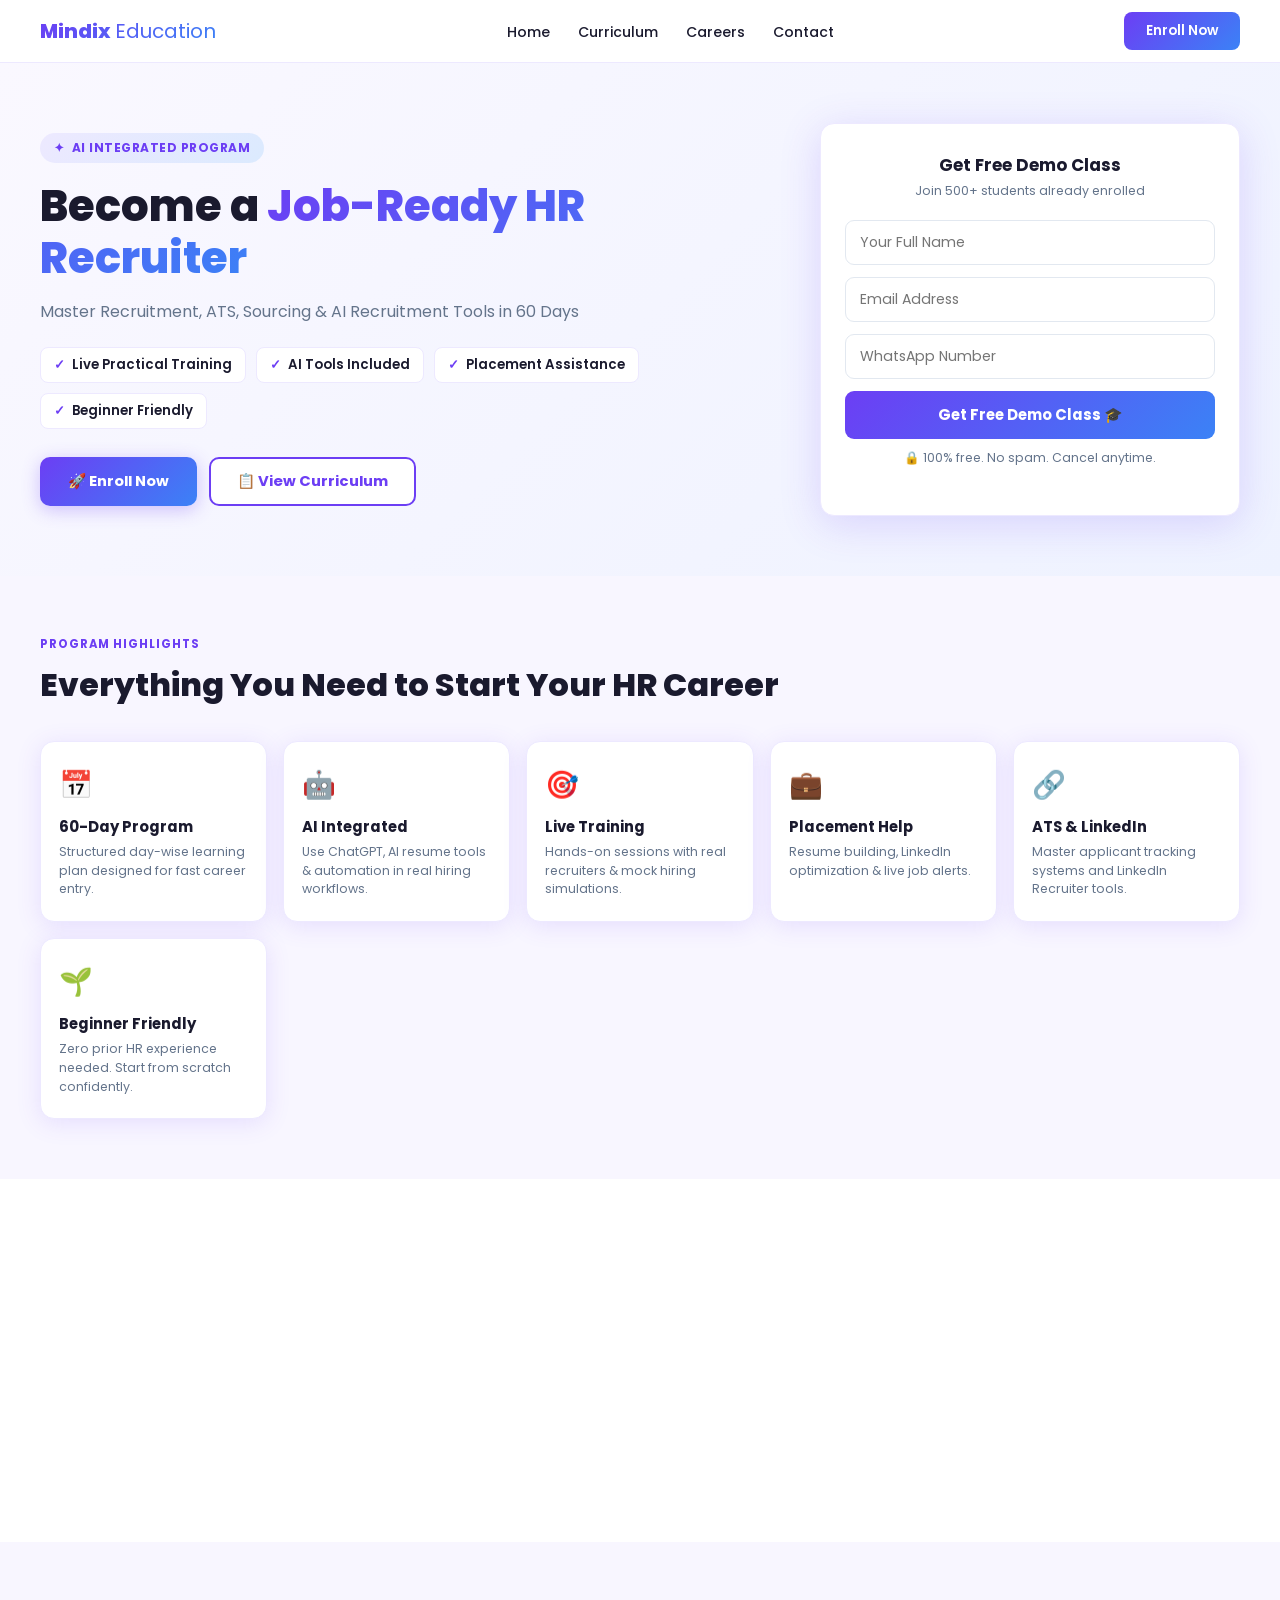
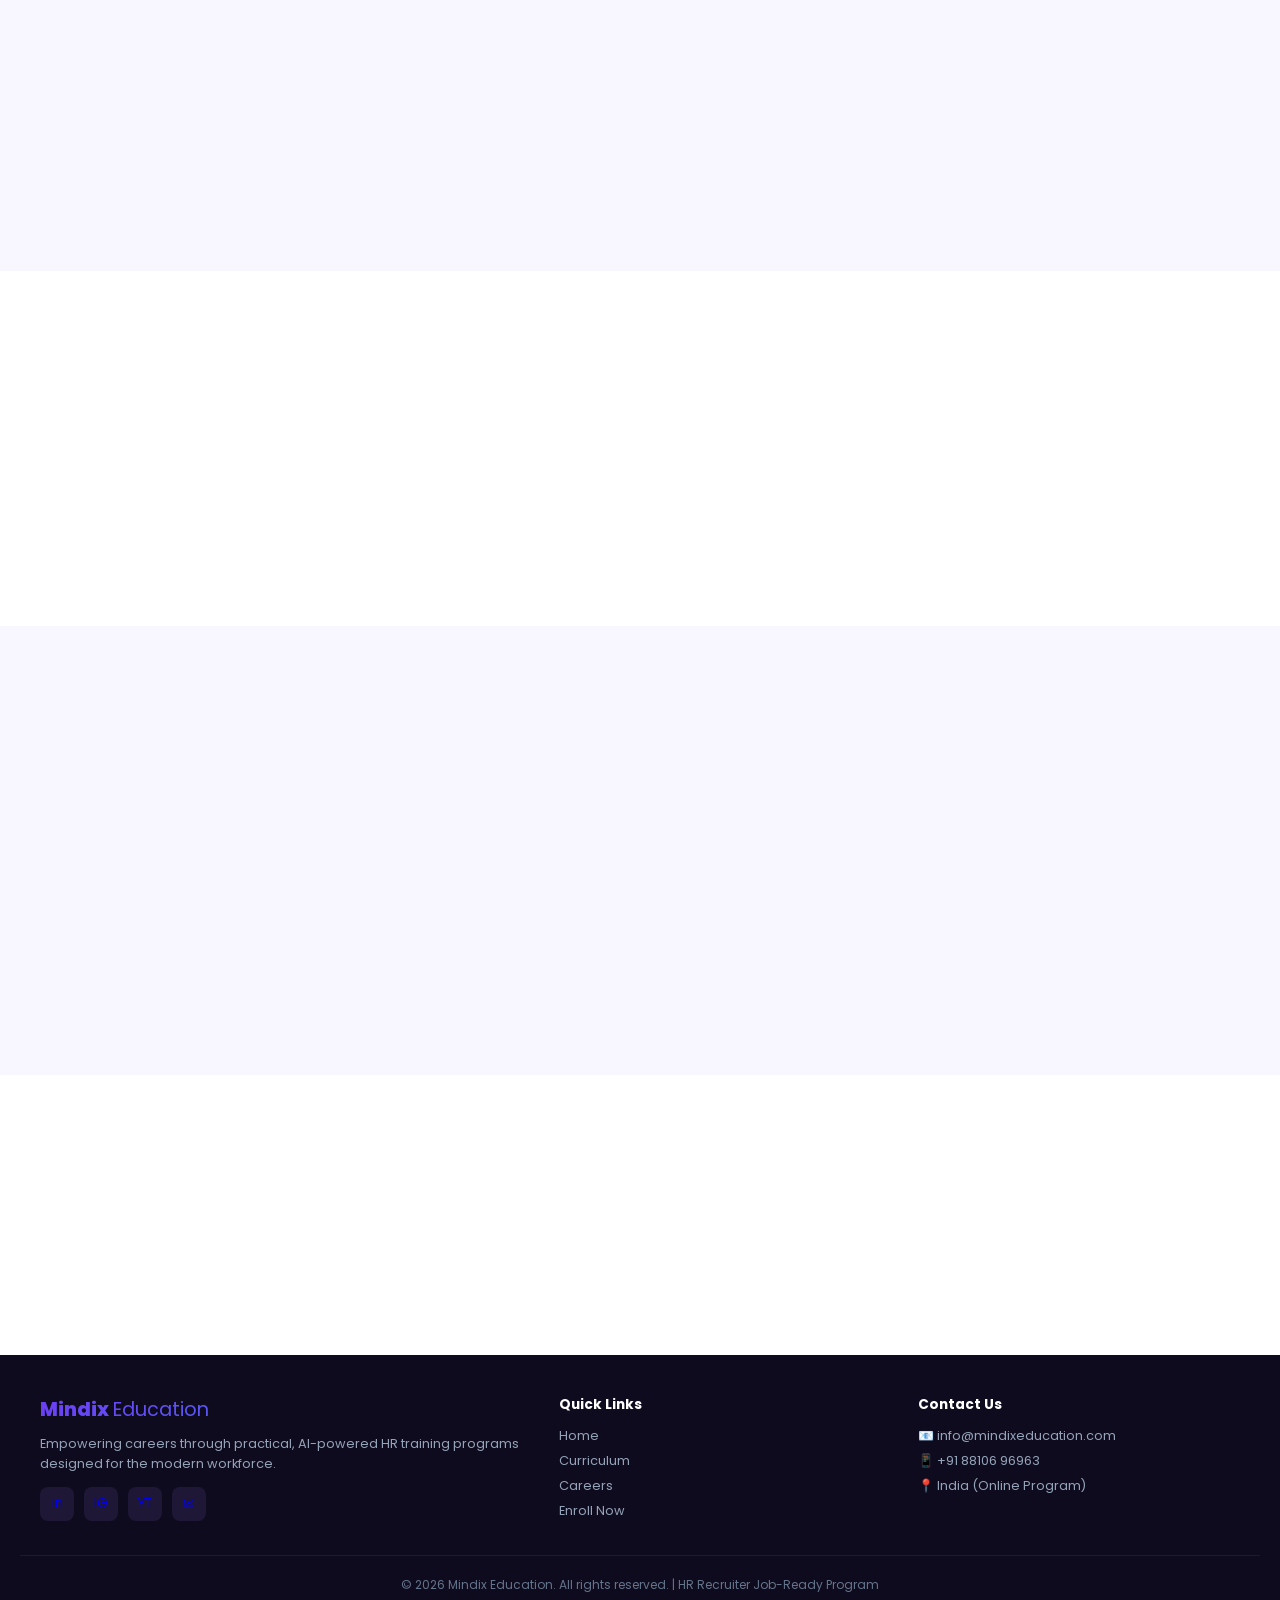
<file: hr_recruiter.html>
<!DOCTYPE html>
<html lang="en">
<head>
<meta charset="UTF-8"/>
<meta name="viewport" content="width=device-width,initial-scale=1.0"/>
<title>Mindix Education – HR Recruiter Job-Ready Program</title>
<link href="https://fonts.googleapis.com/css2?family=Poppins:wght@400;500;600;700;800&display=swap" rel="stylesheet"/>
<style>
*{margin:0;padding:0;box-sizing:border-box}
:root{
  --purple:#6C3EF4;--blue:#3B82F6;--grad:linear-gradient(135deg,#6C3EF4,#3B82F6);
  --light:#F8F6FF;--text:#1a1a2e;--muted:#64748b;--white:#fff;
  --radius:14px;--shadow:0 4px 24px rgba(108,62,244,.13);
}
html{scroll-behavior:smooth}
body{font-family:'Poppins',sans-serif;color:var(--text);background:#fff;overflow-x:hidden}

/* ── NAVBAR ── */
nav{position:sticky;top:0;z-index:100;background:rgba(255,255,255,.97);backdrop-filter:blur(10px);border-bottom:1px solid #ede9ff;padding:0 20px}
.nav-inner{max-width:1200px;margin:auto;display:flex;align-items:center;justify-content:space-between;height:62px}
.logo{font-size:1.25rem;font-weight:800;background:var(--grad);-webkit-background-clip:text;-webkit-text-fill-color:transparent}
.logo span{font-weight:400}
.nav-links{display:flex;gap:28px;list-style:none}
.nav-links a{text-decoration:none;color:var(--text);font-size:.88rem;font-weight:500;transition:.2s}
.nav-links a:hover{color:var(--purple)}
.nav-cta{background:var(--grad);color:#fff;border:none;padding:9px 22px;border-radius:8px;font-family:inherit;font-weight:600;font-size:.85rem;cursor:pointer;transition:.2s}
.nav-cta:hover{opacity:.88;transform:translateY(-1px)}
.hamburger{display:none;flex-direction:column;gap:5px;cursor:pointer;padding:4px}
.hamburger span{width:24px;height:2.5px;background:var(--text);border-radius:2px;transition:.3s}
.mobile-menu{display:none;position:fixed;top:62px;left:0;right:0;background:#fff;border-bottom:1px solid #ede9ff;padding:16px 20px;z-index:99}
.mobile-menu.open{display:block}
.mobile-menu a{display:block;padding:11px 0;font-size:.95rem;font-weight:500;color:var(--text);text-decoration:none;border-bottom:1px solid #f0eeff}
.mobile-menu a:last-child{border:none}

/* ── HERO ── */
.hero{background:linear-gradient(135deg,#faf8ff 0%,#eef2ff 100%);padding:60px 20px}
.hero-inner{max-width:1200px;margin:auto;display:grid;grid-template-columns:1fr 420px;gap:48px;align-items:center}
.badge{display:inline-flex;align-items:center;gap:7px;background:linear-gradient(135deg,#ede9ff,#dbeafe);color:var(--purple);font-size:.75rem;font-weight:700;padding:6px 14px;border-radius:20px;margin-bottom:18px;text-transform:uppercase;letter-spacing:.5px}
.badge::before{content:"✦"}
h1{font-size:clamp(1.8rem,4vw,2.7rem);font-weight:800;line-height:1.2;margin-bottom:14px}
h1 span{background:var(--grad);-webkit-background-clip:text;-webkit-text-fill-color:transparent}
.hero-sub{font-size:1rem;color:var(--muted);margin-bottom:22px;line-height:1.6}
.usp-list{display:flex;flex-wrap:wrap;gap:10px;margin-bottom:28px}
.usp-item{display:flex;align-items:center;gap:7px;font-size:.83rem;font-weight:600;color:var(--text);background:#fff;border:1.5px solid #ede9ff;border-radius:8px;padding:7px 13px}
.usp-item::before{content:"✓";color:var(--purple);font-weight:800}
.hero-btns{display:flex;gap:12px;flex-wrap:wrap}
.btn-primary{background:var(--grad);color:#fff;border:none;padding:13px 28px;border-radius:10px;font-family:inherit;font-weight:700;font-size:.92rem;cursor:pointer;transition:.2s;box-shadow:0 4px 18px rgba(108,62,244,.3)}
.btn-primary:hover{transform:translateY(-2px);box-shadow:0 8px 24px rgba(108,62,244,.4)}
.btn-outline{background:#fff;color:var(--purple);border:2px solid var(--purple);padding:12px 26px;border-radius:10px;font-family:inherit;font-weight:700;font-size:.92rem;cursor:pointer;transition:.2s}
.btn-outline:hover{background:var(--light);transform:translateY(-2px)}

/* Hero Form Card */
.form-card{background:#fff;border-radius:var(--radius);padding:28px 24px;box-shadow:0 8px 40px rgba(108,62,244,.18);border:1.5px solid #ede9ff}
.form-card h3{font-size:1.05rem;font-weight:700;margin-bottom:4px;text-align:center}
.form-card p{font-size:.78rem;color:var(--muted);text-align:center;margin-bottom:20px}
.form-card input{width:100%;padding:11px 14px;border:1.5px solid #e2e8f0;border-radius:9px;font-family:inherit;font-size:.88rem;margin-bottom:12px;outline:none;transition:.2s}
.form-card input:focus{border-color:var(--purple);box-shadow:0 0 0 3px rgba(108,62,244,.1)}
.form-card .btn-submit{width:100%;background:var(--grad);color:#fff;border:none;padding:13px;border-radius:9px;font-family:inherit;font-weight:700;font-size:.93rem;cursor:pointer;transition:.2s}
.form-card .btn-submit:hover{opacity:.9;transform:translateY(-1px)}
.form-note{font-size:.7rem;color:var(--muted);text-align:center;margin-top:10px}
.success-msg{display:none;text-align:center;padding:16px;color:#15803d;background:#f0fdf4;border-radius:9px;font-weight:600;font-size:.9rem}

/* ── SECTIONS ── */
section{padding:60px 20px}
.section-inner{max-width:1200px;margin:auto}
.section-tag{font-size:.72rem;font-weight:700;color:var(--purple);text-transform:uppercase;letter-spacing:1px;margin-bottom:8px}
.section-title{font-size:clamp(1.4rem,3vw,2rem);font-weight:800;margin-bottom:10px}
.section-sub{color:var(--muted);font-size:.93rem;max-width:560px}

/* ── HIGHLIGHTS ── */
.highlights{background:var(--light)}
.cards-grid{display:grid;grid-template-columns:repeat(auto-fill,minmax(200px,1fr));gap:16px;margin-top:32px}
.card{background:#fff;border-radius:var(--radius);padding:22px 18px;box-shadow:var(--shadow);border:1.5px solid #ede9ff;transition:.2s}
.card:hover{transform:translateY(-4px);box-shadow:0 10px 32px rgba(108,62,244,.18)}
.card-icon{font-size:1.7rem;margin-bottom:10px}
.card h4{font-size:.93rem;font-weight:700;margin-bottom:5px}
.card p{font-size:.78rem;color:var(--muted);line-height:1.5}

/* ── TOOLS ── */
.tools-scroll{display:grid;grid-template-columns:repeat(auto-fill,minmax(130px,1fr));gap:14px;margin-top:28px}
.tool-card{background:#fff;border:1.5px solid #ede9ff;border-radius:12px;padding:18px 14px;text-align:center;transition:.2s;cursor:default;box-shadow:0 2px 12px rgba(108,62,244,.07)}
.tool-card:hover{border-color:var(--purple);box-shadow:0 4px 20px rgba(108,62,244,.15);transform:translateY(-3px)}
.tool-icon{font-size:1.9rem;margin-bottom:8px}
.tool-card span{font-size:.8rem;font-weight:600;color:var(--text)}

/* ── CURRICULUM ── */
#curriculum{background:var(--light)}
.accordion{margin-top:28px;display:flex;flex-direction:column;gap:10px}
.acc-item{background:#fff;border-radius:12px;border:1.5px solid #ede9ff;overflow:hidden;box-shadow:0 2px 10px rgba(108,62,244,.07)}
.acc-header{display:flex;justify-content:space-between;align-items:center;padding:16px 20px;cursor:pointer;user-select:none;transition:.2s}
.acc-header:hover{background:var(--light)}
.acc-week{font-size:.7rem;font-weight:700;color:var(--purple);text-transform:uppercase;letter-spacing:.8px;margin-bottom:2px}
.acc-title{font-size:.95rem;font-weight:700}
.acc-icon{font-size:1.1rem;color:var(--purple);transition:.3s;flex-shrink:0;margin-left:10px}
.acc-body{display:none;padding:4px 20px 16px;border-top:1px solid #f0eeff}
.acc-body.open{display:block}
.acc-icon.open{transform:rotate(180deg)}
.day-list{list-style:none;display:flex;flex-direction:column;gap:6px;margin-top:10px}
.day-list li{display:flex;align-items:flex-start;gap:10px;font-size:.83rem;padding:8px 12px;border-radius:8px;background:var(--light)}
.day-num{font-weight:700;color:var(--purple);min-width:40px;font-size:.78rem}
.day-off{color:var(--muted);font-style:italic}

/* ── OUTCOMES ── */
.outcomes-grid{display:grid;grid-template-columns:repeat(auto-fill,minmax(220px,1fr));gap:16px;margin-top:28px}
.outcome-card{background:linear-gradient(135deg,#faf8ff,#eef2ff);border:1.5px solid #ede9ff;border-radius:var(--radius);padding:22px 18px;transition:.2s}
.outcome-card:hover{transform:translateY(-3px);box-shadow:var(--shadow)}
.outcome-icon{font-size:1.6rem;margin-bottom:10px}
.outcome-card h4{font-size:.9rem;font-weight:700;margin-bottom:5px}
.outcome-card p{font-size:.78rem;color:var(--muted)}

/* ── WHY CHOOSE US ── */
.why{background:var(--light)}
.why-grid{display:grid;grid-template-columns:repeat(auto-fill,minmax(220px,1fr));gap:16px;margin-top:28px}
.why-card{background:#fff;border-radius:var(--radius);padding:22px 18px;border:1.5px solid #ede9ff;box-shadow:var(--shadow);transition:.2s}
.why-card:hover{border-color:var(--purple);transform:translateY(-3px)}
.why-icon{width:42px;height:42px;border-radius:10px;background:var(--grad);display:flex;align-items:center;justify-content:center;font-size:1.2rem;margin-bottom:12px}
.why-card h4{font-size:.9rem;font-weight:700;margin-bottom:5px}
.why-card p{font-size:.78rem;color:var(--muted);line-height:1.5}

/* ── CAREERS ── */
.careers-grid{display:grid;grid-template-columns:repeat(auto-fill,minmax(170px,1fr));gap:14px;margin-top:28px}
.career-card{background:var(--grad);color:#fff;border-radius:var(--radius);padding:20px 16px;text-align:center;transition:.2s;box-shadow:0 4px 16px rgba(108,62,244,.25)}
.career-card:hover{transform:translateY(-4px);box-shadow:0 8px 28px rgba(108,62,244,.35)}
.career-card .c-icon{font-size:1.7rem;margin-bottom:10px}
.career-card h4{font-size:.88rem;font-weight:700}

/* ── TESTIMONIALS ── */
.testimonials{background:var(--light)}
.testi-grid{display:grid;grid-template-columns:repeat(auto-fill,minmax(260px,1fr));gap:18px;margin-top:28px}
.testi-card{background:#fff;border-radius:var(--radius);padding:22px;border:1.5px solid #ede9ff;box-shadow:var(--shadow)}
.testi-top{display:flex;align-items:center;gap:12px;margin-bottom:12px}
.testi-avatar{width:46px;height:46px;border-radius:50%;background:var(--grad);display:flex;align-items:center;justify-content:center;color:#fff;font-weight:700;font-size:1rem;flex-shrink:0}
.testi-name{font-weight:700;font-size:.9rem}
.testi-role{font-size:.75rem;color:var(--muted)}
.stars{color:#f59e0b;font-size:.85rem;margin-bottom:8px}
.testi-card p{font-size:.83rem;color:#374151;line-height:1.6;font-style:italic}

/* ── CTA ── */
.cta-section{background:var(--grad);color:#fff;text-align:center;padding:60px 20px}
.cta-section h2{font-size:clamp(1.4rem,3.5vw,2.1rem);font-weight:800;margin-bottom:10px}
.cta-section p{opacity:.88;font-size:.95rem;margin-bottom:28px}
.cta-btns{display:flex;gap:14px;justify-content:center;flex-wrap:wrap}
.btn-white{background:#fff;color:var(--purple);border:none;padding:13px 28px;border-radius:10px;font-family:inherit;font-weight:700;font-size:.92rem;cursor:pointer;transition:.2s}
.btn-white:hover{transform:translateY(-2px);box-shadow:0 6px 20px rgba(0,0,0,.15)}
.btn-ghost{background:transparent;color:#fff;border:2px solid rgba(255,255,255,.6);padding:12px 26px;border-radius:10px;font-family:inherit;font-weight:700;font-size:.92rem;cursor:pointer;transition:.2s}
.btn-ghost:hover{background:rgba(255,255,255,.1);border-color:#fff}

/* ── FOOTER ── */
footer{background:#0f0b1e;color:#cbd5e1;padding:40px 20px 20px}
.footer-inner{max-width:1200px;margin:auto;display:grid;grid-template-columns:1.5fr 1fr 1fr;gap:36px;margin-bottom:28px}
.footer-brand .logo{font-size:1.2rem}
.footer-brand p{font-size:.8rem;margin-top:10px;line-height:1.6;color:#94a3b8}
.footer-col h5{font-size:.85rem;font-weight:700;color:#fff;margin-bottom:12px}
.footer-col a{display:block;font-size:.8rem;color:#94a3b8;text-decoration:none;margin-bottom:7px;transition:.2s}
.footer-col a:hover{color:var(--purple)}
.socials{display:flex;gap:10px;margin-top:12px}
.social-btn{width:34px;height:34px;border-radius:8px;background:#1e1736;display:flex;align-items:center;justify-content:center;font-size:.85rem;cursor:pointer;transition:.2s;text-decoration:none}
.social-btn:hover{background:var(--purple)}
.footer-bottom{text-align:center;font-size:.75rem;color:#64748b;padding-top:20px;border-top:1px solid #1e1736}

/* ── POPUP MODAL ── */
.overlay{display:none;position:fixed;inset:0;background:rgba(0,0,0,.55);z-index:200;align-items:center;justify-content:center;padding:20px}
.overlay.open{display:flex}
.popup{background:#fff;border-radius:18px;padding:32px 28px;width:100%;max-width:420px;position:relative;animation:popIn .3s ease}
@keyframes popIn{from{transform:scale(.9);opacity:0}to{transform:scale(1);opacity:1}}
.popup-close{position:absolute;top:14px;right:16px;font-size:1.3rem;cursor:pointer;color:var(--muted);background:none;border:none;line-height:1}
.popup h3{font-size:1.15rem;font-weight:800;margin-bottom:4px;text-align:center}
.popup .popup-sub{font-size:.8rem;color:var(--muted);text-align:center;margin-bottom:22px}
.popup input{width:100%;padding:12px 14px;border:1.5px solid #e2e8f0;border-radius:9px;font-family:inherit;font-size:.88rem;margin-bottom:12px;outline:none;transition:.2s}
.popup input:focus{border-color:var(--purple);box-shadow:0 0 0 3px rgba(108,62,244,.1)}
.popup .btn-submit{width:100%;background:var(--grad);color:#fff;border:none;padding:13px;border-radius:9px;font-family:inherit;font-weight:700;font-size:.93rem;cursor:pointer;transition:.2s}
.popup .btn-submit:hover{opacity:.9}
.popup-note{font-size:.7rem;color:var(--muted);text-align:center;margin-top:10px}
.popup-success{display:none;text-align:center;padding:24px 16px}
.popup-success .check{font-size:2.5rem;margin-bottom:10px}
.popup-success h4{font-size:1.1rem;font-weight:700;margin-bottom:6px}
.popup-success p{font-size:.85rem;color:var(--muted)}

/* ── MOBILE ── */
@media(max-width:900px){
  .hero-inner{grid-template-columns:1fr}
  .footer-inner{grid-template-columns:1fr 1fr}
}
@media(max-width:640px){
  .nav-links,.nav-cta{display:none}
  .hamburger{display:flex}
  .cards-grid,.tools-scroll{display:flex;overflow-x:auto;gap:12px;padding-bottom:8px;scroll-snap-type:x mandatory}
  .cards-grid::-webkit-scrollbar,.tools-scroll::-webkit-scrollbar{height:4px}
  .cards-grid::-webkit-scrollbar-track,.tools-scroll::-webkit-scrollbar-track{background:#f0eeff}
  .cards-grid::-webkit-scrollbar-thumb,.tools-scroll::-webkit-scrollbar-thumb{background:var(--purple);border-radius:2px}
  .card,.tool-card{min-width:200px;scroll-snap-align:start}
  .tool-card{min-width:130px}
  .hero-btns .btn-primary,.hero-btns .btn-outline{width:100%}
  .footer-inner{grid-template-columns:1fr}
}

/* Fade-in */
.fade-in{opacity:0;transform:translateY(20px);transition:.6s ease}
.fade-in.visible{opacity:1;transform:translateY(0)}
</style>
</head>
<body>

<!-- NAVBAR -->
<nav>
  <div class="nav-inner">
    <div class="logo">Mindix <span>Education</span></div>
    <ul class="nav-links">
      <li><a href="#">Home</a></li>
      <li><a href="#curriculum">Curriculum</a></li>
      <li><a href="#careers">Careers</a></li>
      <li><a href="#footer">Contact</a></li>
    </ul>
    <button class="nav-cta" onclick="openPopup()">Enroll Now</button>
    <div class="hamburger" onclick="toggleMenu()" id="ham">
      <span></span><span></span><span></span>
    </div>
  </div>
</nav>
<div class="mobile-menu" id="mobileMenu">
  <a href="#" onclick="closeMenu()">Home</a>
  <a href="#curriculum" onclick="closeMenu()">Curriculum</a>
  <a href="#careers" onclick="closeMenu()">Careers</a>
  <a href="#footer" onclick="closeMenu()">Contact</a>
  <a href="#" onclick="openPopup();closeMenu()" style="color:var(--purple);font-weight:700">Enroll Now →</a>
</div>

<!-- HERO -->
<section class="hero">
  <div class="hero-inner">
    <div class="hero-content fade-in">
      <div class="badge">AI Integrated Program</div>
      <h1>Become a <span>Job-Ready HR Recruiter</span></h1>
      <p class="hero-sub">Master Recruitment, ATS, Sourcing & AI Recruitment Tools in 60 Days</p>
      <div class="usp-list">
        <div class="usp-item">Live Practical Training</div>
        <div class="usp-item">AI Tools Included</div>
        <div class="usp-item">Placement Assistance</div>
        <div class="usp-item">Beginner Friendly</div>
      </div>
      <div class="hero-btns">
        <button class="btn-primary" onclick="openPopup()">🚀 Enroll Now</button>
        <button class="btn-outline" onclick="scrollTo('curriculum')">📋 View Curriculum</button>
      </div>
    </div>
    <div class="form-card fade-in">
      <h3>Get Free Demo Class</h3>
      <p>Join 500+ students already enrolled</p>
      <div id="heroFormWrap">
        <input type="text" id="hName" placeholder="Your Full Name" autocomplete="name"/>
        <input type="email" id="hEmail" placeholder="Email Address" autocomplete="email"/>
        <input type="tel" id="hPhone" placeholder="WhatsApp Number" autocomplete="tel"/>
        <input type="hidden" name="course" value="HR Recruiter / Talent Acquisition Job-Ready Program with AI Tools">
        <input type="hidden" name="purpose" value="course_enquiry">
        <input type="hidden" name="source" value="hr_recruiter_landing_page">
        <button class="btn-submit" onclick="submitHeroForm(this)">Get Free Demo Class 🎓</button>
      </div>
      <div class="success-msg" id="heroSuccess">✅ Thank you! We'll reach out shortly.</div>
      <p class="form-note">🔒 100% free. No spam. Cancel anytime.</p>
    </div>
  </div>
</section>

<!-- HIGHLIGHTS -->
<section class="highlights">
  <div class="section-inner fade-in">
    <div class="section-tag">Program Highlights</div>
    <h2 class="section-title">Everything You Need to Start Your HR Career</h2>
    <div class="cards-grid">
      <div class="card"><div class="card-icon">📅</div><h4>60-Day Program</h4><p>Structured day-wise learning plan designed for fast career entry.</p></div>
      <div class="card"><div class="card-icon">🤖</div><h4>AI Integrated</h4><p>Use ChatGPT, AI resume tools & automation in real hiring workflows.</p></div>
      <div class="card"><div class="card-icon">🎯</div><h4>Live Training</h4><p>Hands-on sessions with real recruiters & mock hiring simulations.</p></div>
      <div class="card"><div class="card-icon">💼</div><h4>Placement Help</h4><p>Resume building, LinkedIn optimization & live job alerts.</p></div>
      <div class="card"><div class="card-icon">🔗</div><h4>ATS & LinkedIn</h4><p>Master applicant tracking systems and LinkedIn Recruiter tools.</p></div>
      <div class="card"><div class="card-icon">🌱</div><h4>Beginner Friendly</h4><p>Zero prior HR experience needed. Start from scratch confidently.</p></div>
    </div>
  </div>
</section>

<!-- TOOLS -->
<section>
  <div class="section-inner fade-in">
    <div class="section-tag">Tools You'll Master</div>
    <h2 class="section-title">Industry Tools Used by Modern Recruiters</h2>
    <div class="tools-scroll">
      <div class="tool-card"><div class="tool-icon">🤖</div><span>ChatGPT</span></div>
      <div class="tool-card"><div class="tool-icon">🔗</div><span>LinkedIn Recruiter</span></div>
      <div class="tool-card"><div class="tool-icon">📋</div><span>Naukri</span></div>
      <div class="tool-card"><div class="tool-icon">🔍</div><span>Indeed</span></div>
      <div class="tool-card"><div class="tool-icon">⚙️</div><span>ATS Systems</span></div>
      <div class="tool-card"><div class="tool-icon">📊</div><span>Excel</span></div>
      <div class="tool-card"><div class="tool-icon">📄</div><span>AI Resume Tools</span></div>
      <div class="tool-card"><div class="tool-icon">🔎</div><span>Boolean Search</span></div>
    </div>
  </div>
</section>

<!-- CURRICULUM -->
<section id="curriculum">
  <div class="section-inner fade-in">
    <div class="section-tag">Course Curriculum</div>
    <h2 class="section-title">60-Day Day-Wise Learning Plan</h2>
    <p class="section-sub">A structured program built for real-world recruitment skills from Day 1.</p>
    <div class="accordion" id="accordion">

      <div class="acc-item">
        <div class="acc-header" onclick="toggleAcc(this)">
          <div><div class="acc-week">Week 1</div><div class="acc-title">HR Recruiter Foundation</div></div>
          <span class="acc-icon">▾</span>
        </div>
        <div class="acc-body">
          <ul class="day-list">
            <li><span class="day-num">Day 1</span>HR Recruiter Role & Responsibilities</li>
            <li><span class="day-num">Day 2</span>End-to-End Recruitment Lifecycle</li>
            <li><span class="day-num">Day 3</span>Understanding Hiring Requirements</li>
            <li><span class="day-num">Day 4</span>Corporate Communication for Recruiters</li>
            <li><span class="day-num">Day 5</span>Recruiter Ethics & Confidentiality</li>
            <li><span class="day-num">Day 6</span>Recruitment Lifecycle Assignment</li>
            <li><span class="day-num day-off">Day 7</span><span class="day-off">Off Day</span></li>
          </ul>
        </div>
      </div>

      <div class="acc-item">
        <div class="acc-header" onclick="toggleAcc(this)">
          <div><div class="acc-week">Week 2</div><div class="acc-title">Job Description & Candidate Sourcing</div></div>
          <span class="acc-icon">▾</span>
        </div>
        <div class="acc-body">
          <ul class="day-list">
            <li><span class="day-num">Day 8</span>Job Analysis Basics</li>
            <li><span class="day-num">Day 9</span>JD Writing (Manual + AI)</li>
            <li><span class="day-num">Day 10</span>Sourcing Channels – Naukri, LinkedIn, Indeed</li>
            <li><span class="day-num">Day 11</span>Boolean Search Techniques</li>
            <li><span class="day-num">Day 12</span>LinkedIn Sourcing Practice</li>
            <li><span class="day-num">Day 13</span>JD & Sourcing Assignment</li>
            <li><span class="day-num day-off">Day 14</span><span class="day-off">Off Day</span></li>
          </ul>
        </div>
      </div>

      <div class="acc-item">
        <div class="acc-header" onclick="toggleAcc(this)">
          <div><div class="acc-week">Week 3</div><div class="acc-title">Resume Screening & ATS</div></div>
          <span class="acc-icon">▾</span>
        </div>
        <div class="acc-body">
          <ul class="day-list">
            <li><span class="day-num">Day 15</span>Resume Structure Understanding</li>
            <li><span class="day-num">Day 16</span>Resume Screening Techniques</li>
            <li><span class="day-num">Day 17</span>ATS Basics & Keyword Matching</li>
            <li><span class="day-num">Day 18</span>Bulk vs Lateral Hiring</li>
            <li><span class="day-num">Day 19</span>AI for Resume Screening</li>
            <li><span class="day-num">Day 20</span>Resume Shortlisting Assignment</li>
            <li><span class="day-num day-off">Day 21</span><span class="day-off">Off Day</span></li>
          </ul>
        </div>
      </div>

      <div class="acc-item">
        <div class="acc-header" onclick="toggleAcc(this)">
          <div><div class="acc-week">Week 4</div><div class="acc-title">Interview & Candidate Management</div></div>
          <span class="acc-icon">▾</span>
        </div>
        <div class="acc-body">
          <ul class="day-list">
            <li><span class="day-num">Day 22</span>Telephonic Screening Techniques</li>
            <li><span class="day-num">Day 23</span>Interview Question Framing</li>
            <li><span class="day-num">Day 24</span>Interview Scheduling & Coordination</li>
            <li><span class="day-num">Day 25</span>Candidate Engagement & Follow-ups</li>
            <li><span class="day-num">Day 26</span>Handling Rejections & Dropouts</li>
            <li><span class="day-num">Day 27</span>Mock Screening Calls</li>
            <li><span class="day-num day-off">Day 28</span><span class="day-off">Off Day</span></li>
          </ul>
        </div>
      </div>

      <div class="acc-item">
        <div class="acc-header" onclick="toggleAcc(this)">
          <div><div class="acc-week">Week 5</div><div class="acc-title">Offer, Negotiation & Joining</div></div>
          <span class="acc-icon">▾</span>
        </div>
        <div class="acc-body">
          <ul class="day-list">
            <li><span class="day-num">Day 29</span>Offer Rollout Process</li>
            <li><span class="day-num">Day 30</span>Salary Structure Basics</li>
            <li><span class="day-num">Day 31</span>Salary Negotiation Skills</li>
            <li><span class="day-num">Day 32</span>Background Verification (BGV)</li>
            <li><span class="day-num">Day 33</span>Joining & No-show Management</li>
            <li><span class="day-num">Day 34</span>Offer & Negotiation Assignment</li>
            <li><span class="day-num day-off">Day 35</span><span class="day-off">Off Day</span></li>
          </ul>
        </div>
      </div>

      <div class="acc-item">
        <div class="acc-header" onclick="toggleAcc(this)">
          <div><div class="acc-week">Week 6</div><div class="acc-title">AI Tools for Recruiters</div></div>
          <span class="acc-icon">▾</span>
        </div>
        <div class="acc-body">
          <ul class="day-list">
            <li><span class="day-num">Day 36</span>Introduction to AI in Recruitment</li>
            <li><span class="day-num">Day 37</span>ChatGPT for Recruiters</li>
            <li><span class="day-num">Day 38</span>AI Resume Parsing Tools</li>
            <li><span class="day-num">Day 39</span>Recruitment Automation</li>
            <li><span class="day-num">Day 40</span>Excel for Recruiters</li>
            <li><span class="day-num">Day 41</span>AI Recruitment Assignment</li>
            <li><span class="day-num day-off">Day 42</span><span class="day-off">Off Day</span></li>
          </ul>
        </div>
      </div>

      <div class="acc-item">
        <div class="acc-header" onclick="toggleAcc(this)">
          <div><div class="acc-week">Week 7</div><div class="acc-title">Recruiter Performance & Industry Exposure</div></div>
          <span class="acc-icon">▾</span>
        </div>
        <div class="acc-body">
          <ul class="day-list">
            <li><span class="day-num">Day 43</span>Recruitment KPIs & Metrics</li>
            <li><span class="day-num">Day 44</span>Time-to-Hire & Cost-per-Hire</li>
            <li><span class="day-num">Day 45</span>Vendor & Consultancy Hiring</li>
            <li><span class="day-num">Day 46</span>Internal vs External Hiring</li>
            <li><span class="day-num">Day 47</span>Recruiter Interview Preparation</li>
            <li><span class="day-num">Day 48</span>End-to-End Hiring Simulation</li>
            <li><span class="day-num day-off">Day 49</span><span class="day-off">Off Day</span></li>
          </ul>
        </div>
      </div>

      <div class="acc-item">
        <div class="acc-header" onclick="toggleAcc(this)">
          <div><div class="acc-week">Final 5 Days</div><div class="acc-title">Placement & Career Support</div></div>
          <span class="acc-icon">▾</span>
        </div>
        <div class="acc-body">
          <ul class="day-list">
            <li><span class="day-num">Day 50</span>Recruiter Resume Building (ATS-Friendly)</li>
            <li><span class="day-num">Day 51</span>LinkedIn Profile Optimization</li>
            <li><span class="day-num">Day 52</span>Naukri Profile Optimization</li>
            <li><span class="day-num">Day 53</span>Mock Interview – Recruiter Role</li>
            <li><span class="day-num">Day 54</span>Final Mock Interview & Salary Discussion</li>
          </ul>
        </div>
      </div>

    </div>
  </div>
</section>

<!-- OUTCOMES -->
<section style="background:var(--light)">
  <div class="section-inner fade-in">
    <div class="section-tag">Program Outcomes</div>
    <h2 class="section-title">What You'll Achieve</h2>
    <div class="outcomes-grid">
      <div class="outcome-card"><div class="outcome-icon">🎯</div><h4>Job-Ready Skills</h4><p>Complete recruiter skillset to start hiring from day one.</p></div>
      <div class="outcome-card"><div class="outcome-icon">🔍</div><h4>Sourcing & Screening</h4><p>Strong sourcing from LinkedIn, Naukri & Boolean techniques.</p></div>
      <div class="outcome-card"><div class="outcome-icon">🤖</div><h4>AI Expertise</h4><p>AI-powered recruitment tools for modern hiring workflows.</p></div>
      <div class="outcome-card"><div class="outcome-icon">💼</div><h4>Placement Support</h4><p>Dedicated placement assistance & career guidance post-program.</p></div>
      <div class="outcome-card"><div class="outcome-icon">🔔</div><h4>Live Job Alerts</h4><p>Get notified about real HR job openings from our network.</p></div>
    </div>
  </div>
</section>

<!-- WHY CHOOSE US -->
<section class="why">
  <div class="section-inner fade-in">
    <div class="section-tag">Why Choose Us</div>
    <h2 class="section-title">The Mindix Advantage</h2>
    <div class="why-grid">
      <div class="why-card"><div class="why-icon">🤖</div><h4>AI Integrated Learning</h4><p>Learn cutting-edge AI tools used by top recruiters worldwide.</p></div>
      <div class="why-card"><div class="why-icon">🎯</div><h4>Practical Training</h4><p>Real hiring simulations, mock calls & live assignments every week.</p></div>
      <div class="why-card"><div class="why-icon">🔗</div><h4>ATS & LinkedIn</h4><p>Deep exposure to applicant tracking systems and LinkedIn Recruiter.</p></div>
      <div class="why-card"><div class="why-icon">🌱</div><h4>Beginner Friendly</h4><p>No experience needed. Start from zero and become job-ready in 60 days.</p></div>
      <div class="why-card"><div class="why-icon">💼</div><h4>Placement Assistance</h4><p>Resume, LinkedIn, mock interviews and active job referrals.</p></div>
      <div class="why-card"><div class="why-icon">🏭</div><h4>Industry Curriculum</h4><p>Built with inputs from HR professionals and real hiring managers.</p></div>
    </div>
  </div>
</section>

<!-- CAREERS -->
<section id="careers">
  <div class="section-inner fade-in">
    <div class="section-tag">Career Opportunities</div>
    <h2 class="section-title">Roles You Can Target After This Program</h2>
    <div class="careers-grid">
      <div class="career-card"><div class="c-icon">👤</div><h4>HR Recruiter</h4></div>
      <div class="career-card"><div class="c-icon">🎯</div><h4>Talent Acquisition Executive</h4></div>
      <div class="career-card"><div class="c-icon">💻</div><h4>Technical Recruiter</h4></div>
      <div class="career-card"><div class="c-icon">📋</div><h4>Recruitment Coordinator</h4></div>
      <div class="career-card"><div class="c-icon">🏢</div><h4>HR Executive</h4></div>
      <div class="career-card"><div class="c-icon">🌐</div><h4>Staffing Specialist</h4></div>
    </div>
  </div>
</section>

<!-- TESTIMONIALS -->
<section class="testimonials">
  <div class="section-inner fade-in">
    <div class="section-tag">Student Reviews</div>
    <h2 class="section-title">What Our Students Say</h2>
    <div class="testi-grid">
      <div class="testi-card">
        <div class="testi-top">
          <div class="testi-avatar">P</div>
          <div><div class="testi-name">Priya Sharma</div><div class="testi-role">Now: HR Recruiter at Infosys BPO</div></div>
        </div>
        <div class="stars">★★★★★</div>
        <p>"The AI tools module changed how I approach sourcing. Got placed within 3 weeks of completing the program!"</p>
      </div>
      <div class="testi-card">
        <div class="testi-top">
          <div class="testi-avatar">R</div>
          <div><div class="testi-name">Rahul Mehta</div><div class="testi-role">Now: TA Executive at Wipro</div></div>
        </div>
        <div class="stars">★★★★★</div>
        <p>"Coming from a non-HR background, this program made everything crystal clear. The mock calls gave me real confidence."</p>
      </div>
      <div class="testi-card">
        <div class="testi-top">
          <div class="testi-avatar">A</div>
          <div><div class="testi-name">Anjali Verma</div><div class="testi-role">Now: Staffing Specialist</div></div>
        </div>
        <div class="stars">★★★★★</div>
        <p>"Mindix gave me not just skills but a complete recruiter mindset. The Boolean search and LinkedIn modules were gold!"</p>
      </div>
    </div>
  </div>
</section>

<!-- CTA -->
<div class="cta-section fade-in">
  <h2>Start Your Recruitment Career Today</h2>
  <p>Learn practical hiring skills & AI tools used by modern recruiters</p>
  <div class="cta-btns">
    <button class="btn-white" onclick="openPopup()">🚀 Enroll Now</button>
    <button class="btn-ghost" onclick="openPopup()">💬 Talk to Advisor</button>
  </div>
</div>

<!-- FOOTER -->
<footer id="footer">
  <div class="footer-inner">
    <div class="footer-brand">
      <div class="logo">Mindix <span>Education</span></div>
      <p>Empowering careers through practical, AI-powered HR training programs designed for the modern workforce.</p>
      <div class="socials">
        <a class="social-btn" href="#">in</a>
        <a class="social-btn" href="#">IG</a>
        <a class="social-btn" href="#">YT</a>
        <a class="social-btn" href="#">✉</a>
      </div>
    </div>
    <div class="footer-col">
      <h5>Quick Links</h5>
      <a href="#">Home</a>
      <a href="#curriculum">Curriculum</a>
      <a href="#careers">Careers</a>
      <a href="#" onclick="openPopup()">Enroll Now</a>
    </div>
    <div class="footer-col">
      <h5>Contact Us</h5>
      <a href="#">📧 info@mindixeducation.com</a>
      <a href="#">📱 +91 88106 96963</a>
      <a href="#">📍 India (Online Program)</a>
    </div>
  </div>
  <div class="footer-bottom">© 2026 Mindix Education. All rights reserved. | HR Recruiter Job-Ready Program</div>
</footer>

<!-- POPUP MODAL -->
<div class="overlay" id="overlay" onclick="closePopupOutside(event)">
  <div class="popup">
    <button class="popup-close" onclick="closePopup()">✕</button>
    <div id="popupFormWrap">
      <h3>🎓 Get Free Demo Class</h3>
      <p class="popup-sub">Fill in your details and we'll reach you within 24 hours</p>
      <input type="text" id="pName" placeholder="Your Full Name" autocomplete="name"/>
      <input type="email" id="pEmail" placeholder="Email Address" autocomplete="email"/>
      <input type="tel" id="pPhone" placeholder="WhatsApp Number" autocomplete="tel"/>
      <input type="hidden" name="course" value="HR Recruiter / Talent Acquisition Job-Ready Program with AI Tools">
      <input type="hidden" name="purpose" value="course_enquiry">
      <input type="hidden" name="source" value="hr_recruiter_landing_page">
      <button class="btn-submit" onclick="submitPopupForm(this)">Get Free Demo Class 🚀</button>
      <p class="popup-note">🔒 No spam. We respect your privacy.</p>
    </div>
    <div class="popup-success" id="popupSuccess">
      <div class="check">✅</div>
      <h4>You're In!</h4>
      <p>Thank you! Our team will contact you shortly on WhatsApp.</p>
    </div>
  </div>
</div>

<script>
// ── Navbar hamburger ──
function toggleMenu(){
  const m=document.getElementById('mobileMenu');
  m.classList.toggle('open');
}
function closeMenu(){document.getElementById('mobileMenu').classList.remove('open')}

// ── Smooth scroll helper ──
function scrollTo(id){document.getElementById(id).scrollIntoView({behavior:'smooth'})}

// ── Accordion ──
function toggleAcc(header){
  const body=header.nextElementSibling;
  const icon=header.querySelector('.acc-icon');
  const isOpen=body.classList.contains('open');
  document.querySelectorAll('.acc-body.open').forEach(b=>b.classList.remove('open'));
  document.querySelectorAll('.acc-icon.open').forEach(i=>i.classList.remove('open'));
  if(!isOpen){body.classList.add('open');icon.classList.add('open')}
}

// ── Popup ──
function openPopup(){
  document.getElementById('overlay').classList.add('open');
  document.body.style.overflow='hidden';
  setTimeout(()=>{document.getElementById('pName').focus()},300);
}
function closePopup(){
  document.getElementById('overlay').classList.remove('open');
  document.body.style.overflow='';
}
function closePopupOutside(e){if(e.target===document.getElementById('overlay'))closePopup()}

// ── Google Sheet scriptURL ──
const scriptURL='https://script.google.com/macros/s/AKfycbwRgfC8GlXEMzQ1nvExSMbqwaKZHRqAHrnJQnH12-DAmeO4Jby077FE_6eGe3nw1Atv/exec';
const COURSE='HR Recruiter / Talent Acquisition Job-Ready Program with AI Tools';

function submitPopupForm(btn){
  const name=document.getElementById('pName').value.trim();
  const email=document.getElementById('pEmail').value.trim();
  const phone=document.getElementById('pPhone').value.trim();
  if(!name||!email||!phone){alert('Please fill all fields.');return}
  btn.textContent='Sending...';btn.disabled=true;
  const fd=new FormData();
  fd.append('name',name);
  fd.append('email',email);
  fd.append('phone',phone);
  fd.append('course',COURSE);
  fd.append('purpose','course_enquiry');
  fd.append('source','hr_recruiter_landing_page');
  fetch(scriptURL,{
    method:'POST',
    body:new URLSearchParams(Object.fromEntries(fd)),
    mode:'no-cors'
  })
    .then(()=>{showPopupSuccess()})
    .catch(()=>showPopupSuccess());
}
function showPopupSuccess(){
  document.getElementById('popupFormWrap').style.display='none';
  document.getElementById('popupSuccess').style.display='block';
  setTimeout(()=>{closePopup();resetPopup();window.location.href='ty8k2m9x-success-confirmation.html';},2000);
}
function resetPopup(){
  document.getElementById('popupFormWrap').style.display='block';
  document.getElementById('popupSuccess').style.display='none';
  document.getElementById('pName').value='';
  document.getElementById('pEmail').value='';
  document.getElementById('pPhone').value='';
  document.querySelectorAll('.btn-submit').forEach(b=>{b.textContent='Get Free Demo Class 🚀';b.disabled=false});
}

function submitHeroForm(btn){
  const name=document.getElementById('hName').value.trim();
  const email=document.getElementById('hEmail').value.trim();
  const phone=document.getElementById('hPhone').value.trim();
  if(!name||!email||!phone){alert('Please fill all fields.');return}
  btn.textContent='Sending...';btn.disabled=true;
  const fd=new FormData();
  fd.append('name',name);
  fd.append('email',email);
  fd.append('phone',phone);
  fd.append('course',COURSE);
  fd.append('purpose','course_enquiry');
  fd.append('source','hr_recruiter_landing_page');
  fetch(scriptURL,{
    method:'POST',
    body:new URLSearchParams(Object.fromEntries(fd)),
    mode:'no-cors'
  })
    .then(()=>{document.getElementById('heroFormWrap').style.display='none';document.getElementById('heroSuccess').style.display='block';setTimeout(()=>{window.location.href='ty8k2m9x-success-confirmation.html';},2000);})
    .catch(()=>{document.getElementById('heroFormWrap').style.display='none';document.getElementById('heroSuccess').style.display='block'});
}

// ── Fade-in on scroll ──
const observer=new IntersectionObserver(entries=>{
  entries.forEach(e=>{if(e.isIntersecting)e.target.classList.add('visible')});
},{threshold:.12});
document.querySelectorAll('.fade-in').forEach(el=>observer.observe(el));
</script>
</body>
</html>
</file>
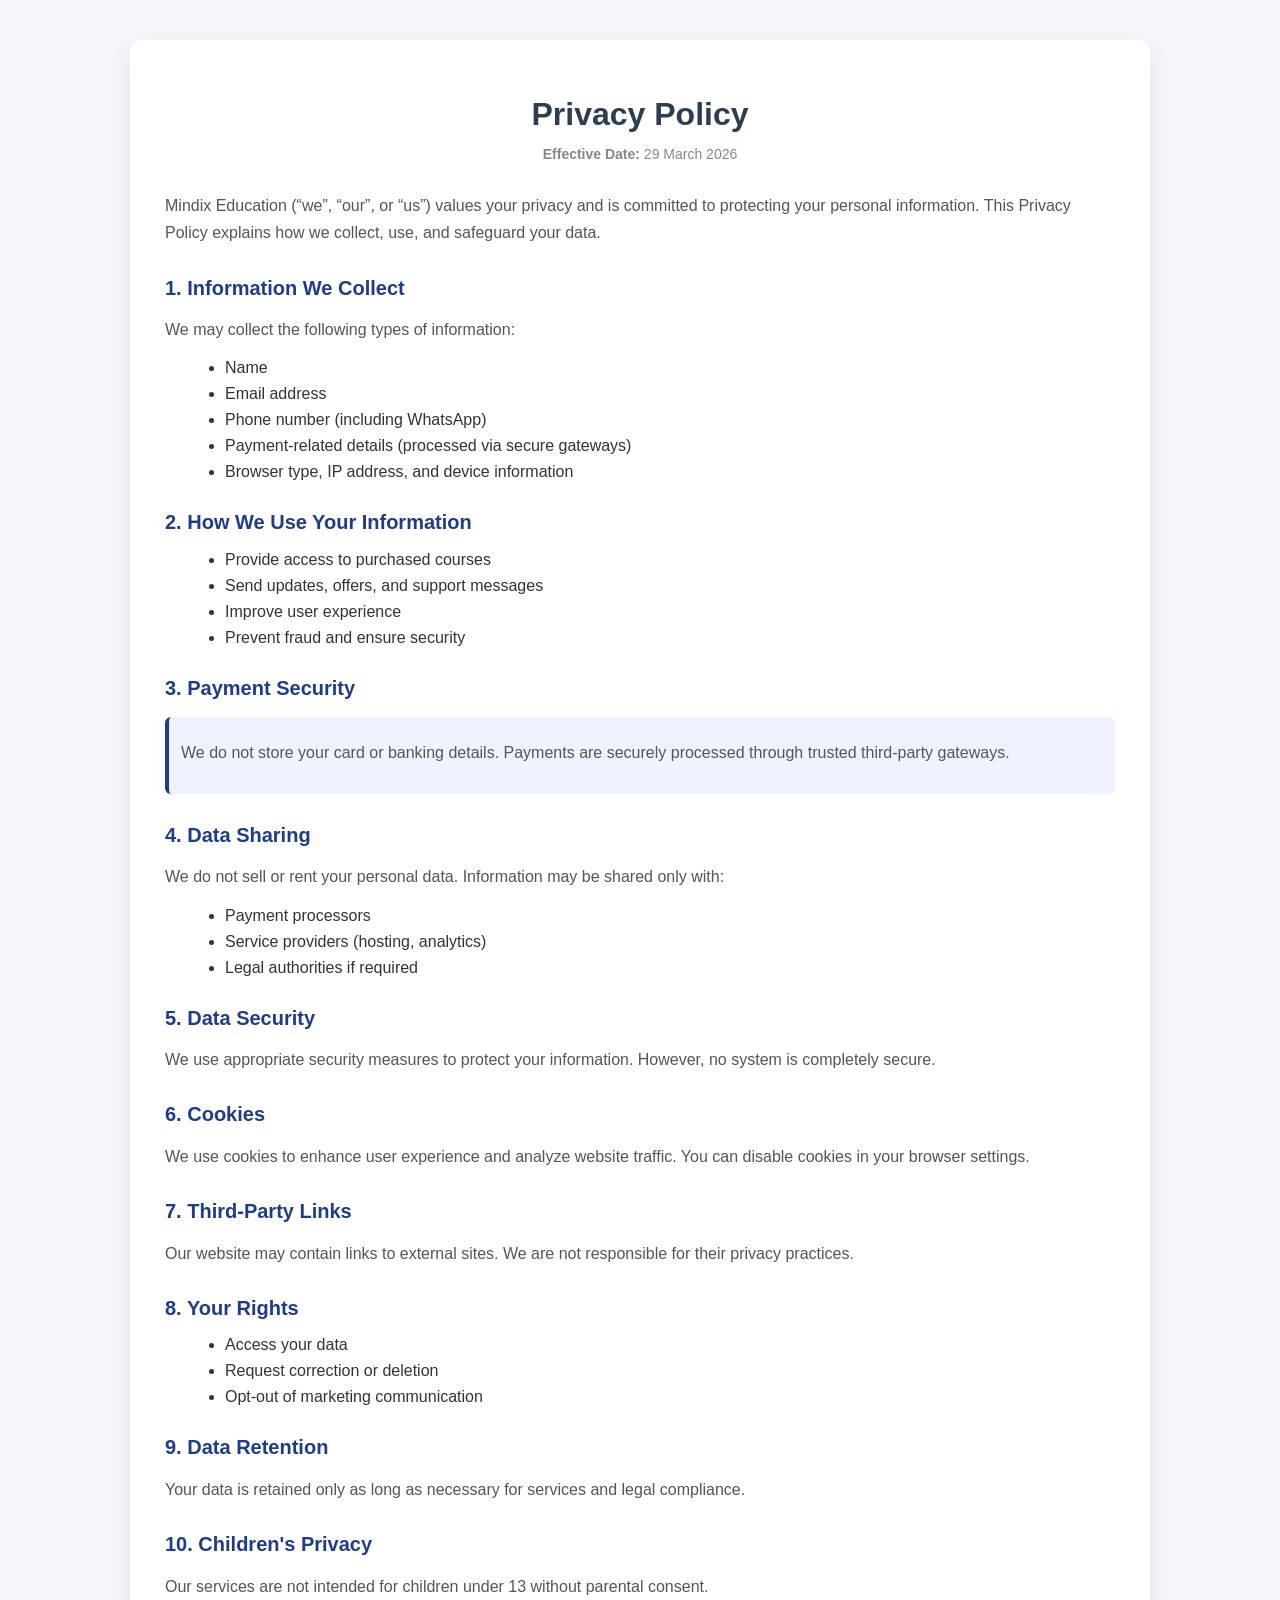
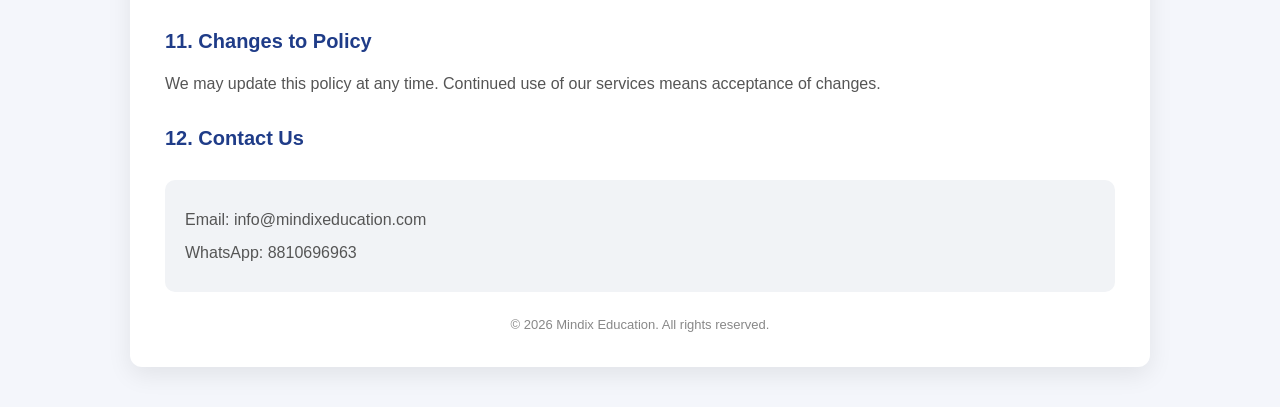
<file: privacy.html>
<!DOCTYPE html>
<html lang="en">
<head>
<meta charset="UTF-8">
<meta name="viewport" content="width=device-width, initial-scale=1.0">
<title>Privacy Policy - Mindix Education</title>
    <!-- Meta Pixel Code -->
<script>
!function(f,b,e,v,n,t,s)
{if(f.fbq)return;n=f.fbq=function(){n.callMethod?
n.callMethod.apply(n,arguments):n.queue.push(arguments)};
if(!f._fbq)f._fbq=n;n.push=n;n.loaded=!0;n.version='2.0';
n.queue=[];t=b.createElement(e);t.async=!0;
t.src=v;s=b.getElementsByTagName(e)[0];
s.parentNode.insertBefore(t,s)}(window, document,'script',
'https://connect.facebook.net/en_US/fbevents.js');
fbq('init', '970933495494749');
fbq('track', 'PageView');
</script>
<noscript><img height="1" width="1" style="display:none"
src="https://www.facebook.com/tr?id=970933495494749&ev=PageView&noscript=1"
/></noscript>
<!-- End Meta Pixel Code -->

<style>
    body {
        margin: 0;
        font-family: 'Segoe UI', Arial, sans-serif;
        background: #f4f6fb;
        color: #333;
    }

    .container {
        max-width: 950px;
        margin: 40px auto;
        background: #ffffff;
        padding: 35px;
        border-radius: 12px;
        box-shadow: 0 8px 25px rgba(0,0,0,0.08);
    }

    h1 {
        text-align: center;
        color: #2c3e50;
        margin-bottom: 10px;
    }

    .date {
        text-align: center;
        color: #888;
        margin-bottom: 25px;
        font-size: 14px;
    }

    h2 {
        color: #1f3c88;
        margin-top: 30px;
        font-size: 20px;
    }

    p {
        line-height: 1.7;
        margin-top: 10px;
        color: #555;
    }

    ul {
        margin-left: 20px;
        margin-top: 10px;
    }

    li {
        margin-bottom: 8px;
    }

    .highlight {
        background: #eef3ff;
        padding: 12px;
        border-left: 4px solid #1f3c88;
        border-radius: 6px;
        margin-top: 15px;
    }

    .contact-box {
        background: #f1f3f6;
        padding: 20px;
        border-radius: 10px;
        margin-top: 30px;
    }

    .contact-box p {
        margin: 6px 0;
        font-weight: 500;
    }

    footer {
        text-align: center;
        margin-top: 25px;
        font-size: 13px;
        color: #888;
    }
</style>

</head>

<body>

<div class="container">

<h1>Privacy Policy</h1>
<p class="date"><strong>Effective Date:</strong> 29 March 2026</p>

<p>Mindix Education (“we”, “our”, or “us”) values your privacy and is committed to protecting your personal information. This Privacy Policy explains how we collect, use, and safeguard your data.</p>

<h2>1. Information We Collect</h2>
<p>We may collect the following types of information:</p>

<ul>
<li>Name</li>
<li>Email address</li>
<li>Phone number (including WhatsApp)</li>
<li>Payment-related details (processed via secure gateways)</li>
<li>Browser type, IP address, and device information</li>
</ul>

<h2>2. How We Use Your Information</h2>
<ul>
<li>Provide access to purchased courses</li>
<li>Send updates, offers, and support messages</li>
<li>Improve user experience</li>
<li>Prevent fraud and ensure security</li>
</ul>

<h2>3. Payment Security</h2>
<div class="highlight">
<p>We do not store your card or banking details. Payments are securely processed through trusted third-party gateways.</p>
</div>

<h2>4. Data Sharing</h2>
<p>We do not sell or rent your personal data. Information may be shared only with:</p>
<ul>
<li>Payment processors</li>
<li>Service providers (hosting, analytics)</li>
<li>Legal authorities if required</li>
</ul>

<h2>5. Data Security</h2>
<p>We use appropriate security measures to protect your information. However, no system is completely secure.</p>

<h2>6. Cookies</h2>
<p>We use cookies to enhance user experience and analyze website traffic. You can disable cookies in your browser settings.</p>

<h2>7. Third-Party Links</h2>
<p>Our website may contain links to external sites. We are not responsible for their privacy practices.</p>

<h2>8. Your Rights</h2>
<ul>
<li>Access your data</li>
<li>Request correction or deletion</li>
<li>Opt-out of marketing communication</li>
</ul>

<h2>9. Data Retention</h2>
<p>Your data is retained only as long as necessary for services and legal compliance.</p>

<h2>10. Children's Privacy</h2>
<p>Our services are not intended for children under 13 without parental consent.</p>

<h2>11. Changes to Policy</h2>
<p>We may update this policy at any time. Continued use of our services means acceptance of changes.</p>

<h2>12. Contact Us</h2>

<div class="contact-box">
<p>Email: info@mindixeducation.com</p>
<p>WhatsApp: 8810696963</p>
</div>

<footer>
© 2026 Mindix Education. All rights reserved.
</footer>

</div>

</body>
</html>
</file>
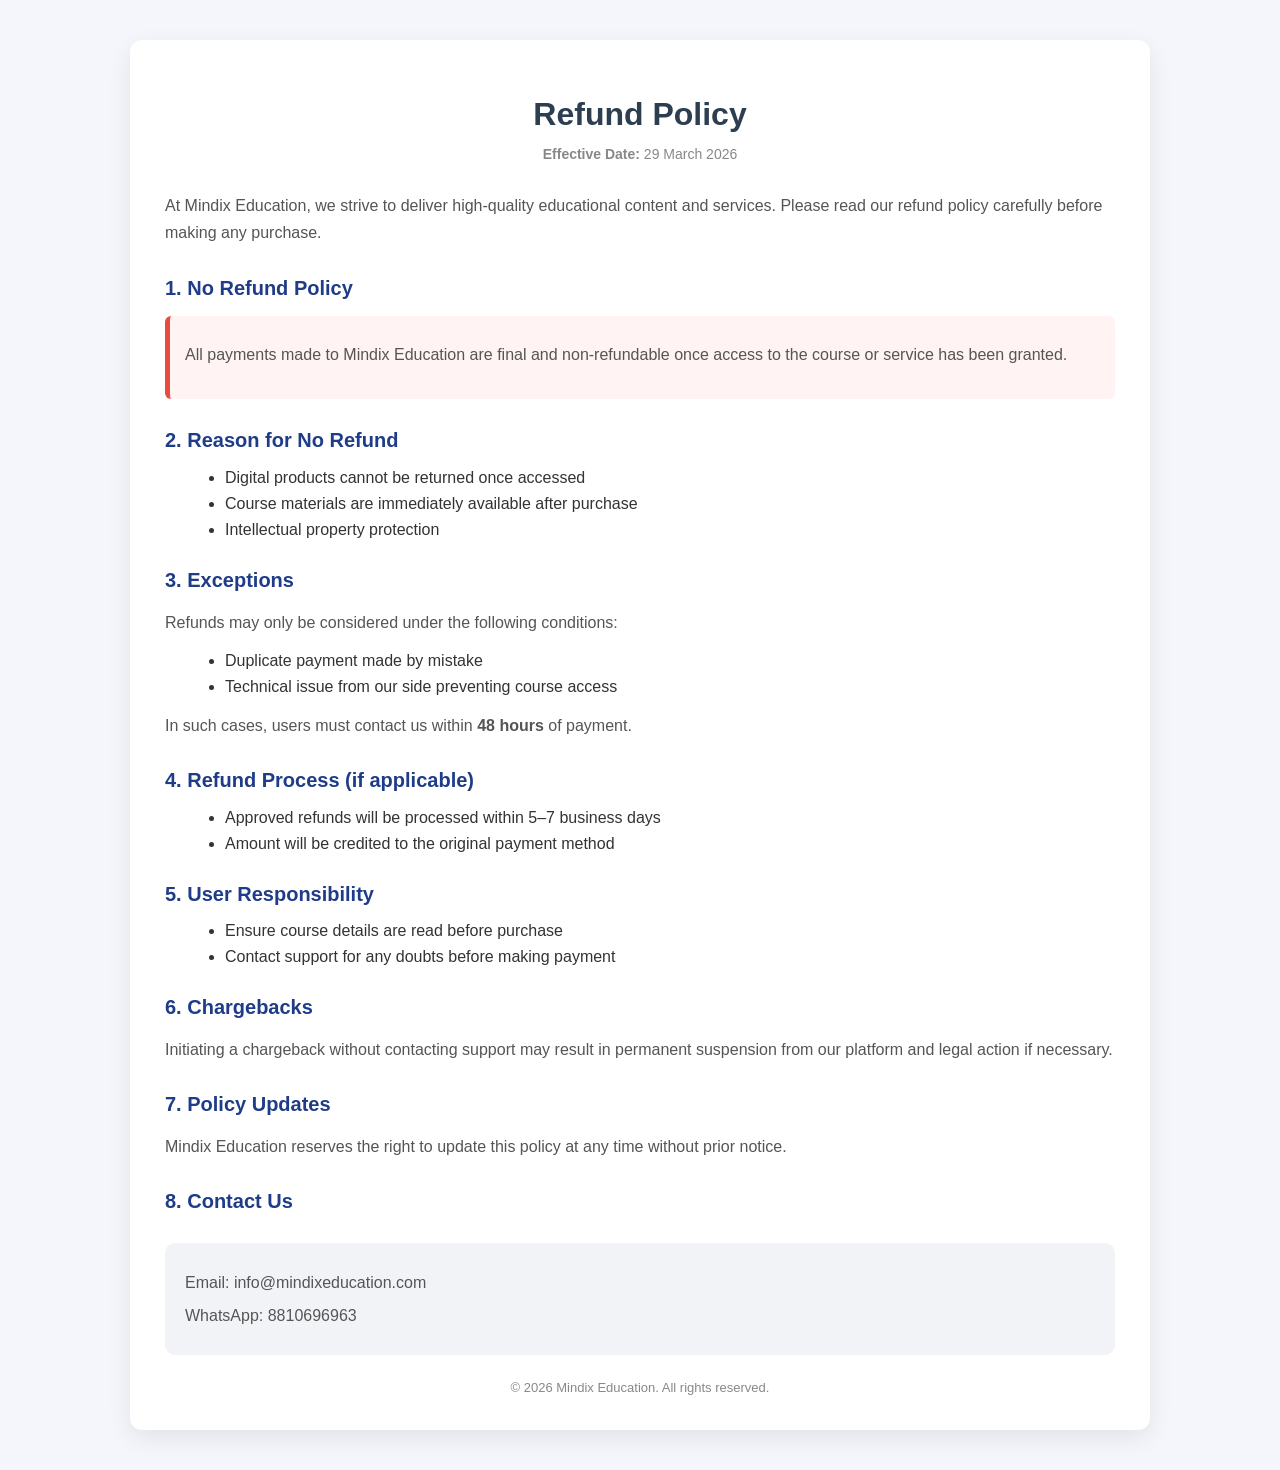
<file: refund.html>
<!DOCTYPE html>
<html lang="en">
<head>
<meta charset="UTF-8">
<meta name="viewport" content="width=device-width, initial-scale=1.0">
<title>Refund Policy - Mindix Education</title>
    <!-- Meta Pixel Code -->
<script>
!function(f,b,e,v,n,t,s)
{if(f.fbq)return;n=f.fbq=function(){n.callMethod?
n.callMethod.apply(n,arguments):n.queue.push(arguments)};
if(!f._fbq)f._fbq=n;n.push=n;n.loaded=!0;n.version='2.0';
n.queue=[];t=b.createElement(e);t.async=!0;
t.src=v;s=b.getElementsByTagName(e)[0];
s.parentNode.insertBefore(t,s)}(window, document,'script',
'https://connect.facebook.net/en_US/fbevents.js');
fbq('init', '970933495494749');
fbq('track', 'PageView');
</script>
<noscript><img height="1" width="1" style="display:none"
src="https://www.facebook.com/tr?id=970933495494749&ev=PageView&noscript=1"
/></noscript>
<!-- End Meta Pixel Code -->

<style>
    body {
        margin: 0;
        font-family: 'Segoe UI', Arial, sans-serif;
        background: #f4f6fb;
        color: #333;
    }

    .container {
        max-width: 950px;
        margin: 40px auto;
        background: #ffffff;
        padding: 35px;
        border-radius: 12px;
        box-shadow: 0 8px 25px rgba(0,0,0,0.08);
    }

    h1 {
        text-align: center;
        color: #2c3e50;
        margin-bottom: 10px;
    }

    .date {
        text-align: center;
        color: #888;
        margin-bottom: 25px;
        font-size: 14px;
    }

    h2 {
        color: #1f3c88;
        margin-top: 30px;
        font-size: 20px;
    }

    p {
        line-height: 1.7;
        margin-top: 10px;
        color: #555;
    }

    ul {
        margin-left: 20px;
        margin-top: 10px;
    }

    li {
        margin-bottom: 8px;
    }

    .highlight {
        background: #fff3f3;
        padding: 15px;
        border-left: 5px solid #e74c3c;
        border-radius: 6px;
        margin-top: 15px;
        font-weight: 500;
    }

    .contact-box {
        background: #f1f3f6;
        padding: 20px;
        border-radius: 10px;
        margin-top: 30px;
    }

    .contact-box p {
        margin: 6px 0;
        font-weight: 500;
    }

    footer {
        text-align: center;
        margin-top: 25px;
        font-size: 13px;
        color: #888;
    }
</style>

</head>

<body>

<div class="container">

<h1>Refund Policy</h1>
<p class="date"><strong>Effective Date:</strong> 29 March 2026</p>

<p>At Mindix Education, we strive to deliver high-quality educational content and services. Please read our refund policy carefully before making any purchase.</p>

<h2>1. No Refund Policy</h2>
<div class="highlight">
<p>All payments made to Mindix Education are final and non-refundable once access to the course or service has been granted.</p>
</div>

<h2>2. Reason for No Refund</h2>
<ul>
<li>Digital products cannot be returned once accessed</li>
<li>Course materials are immediately available after purchase</li>
<li>Intellectual property protection</li>
</ul>

<h2>3. Exceptions</h2>
<p>Refunds may only be considered under the following conditions:</p>
<ul>
<li>Duplicate payment made by mistake</li>
<li>Technical issue from our side preventing course access</li>
</ul>

<p>In such cases, users must contact us within <strong>48 hours</strong> of payment.</p>

<h2>4. Refund Process (if applicable)</h2>
<ul>
<li>Approved refunds will be processed within 5–7 business days</li>
<li>Amount will be credited to the original payment method</li>
</ul>

<h2>5. User Responsibility</h2>
<ul>
<li>Ensure course details are read before purchase</li>
<li>Contact support for any doubts before making payment</li>
</ul>

<h2>6. Chargebacks</h2>
<p>Initiating a chargeback without contacting support may result in permanent suspension from our platform and legal action if necessary.</p>

<h2>7. Policy Updates</h2>
<p>Mindix Education reserves the right to update this policy at any time without prior notice.</p>

<h2>8. Contact Us</h2>

<div class="contact-box">
<p>Email: info@mindixeducation.com</p>
<p>WhatsApp: 8810696963</p>
</div>

<footer>
© 2026 Mindix Education. All rights reserved.
</footer>

</div>

</body>
</html>
</file>
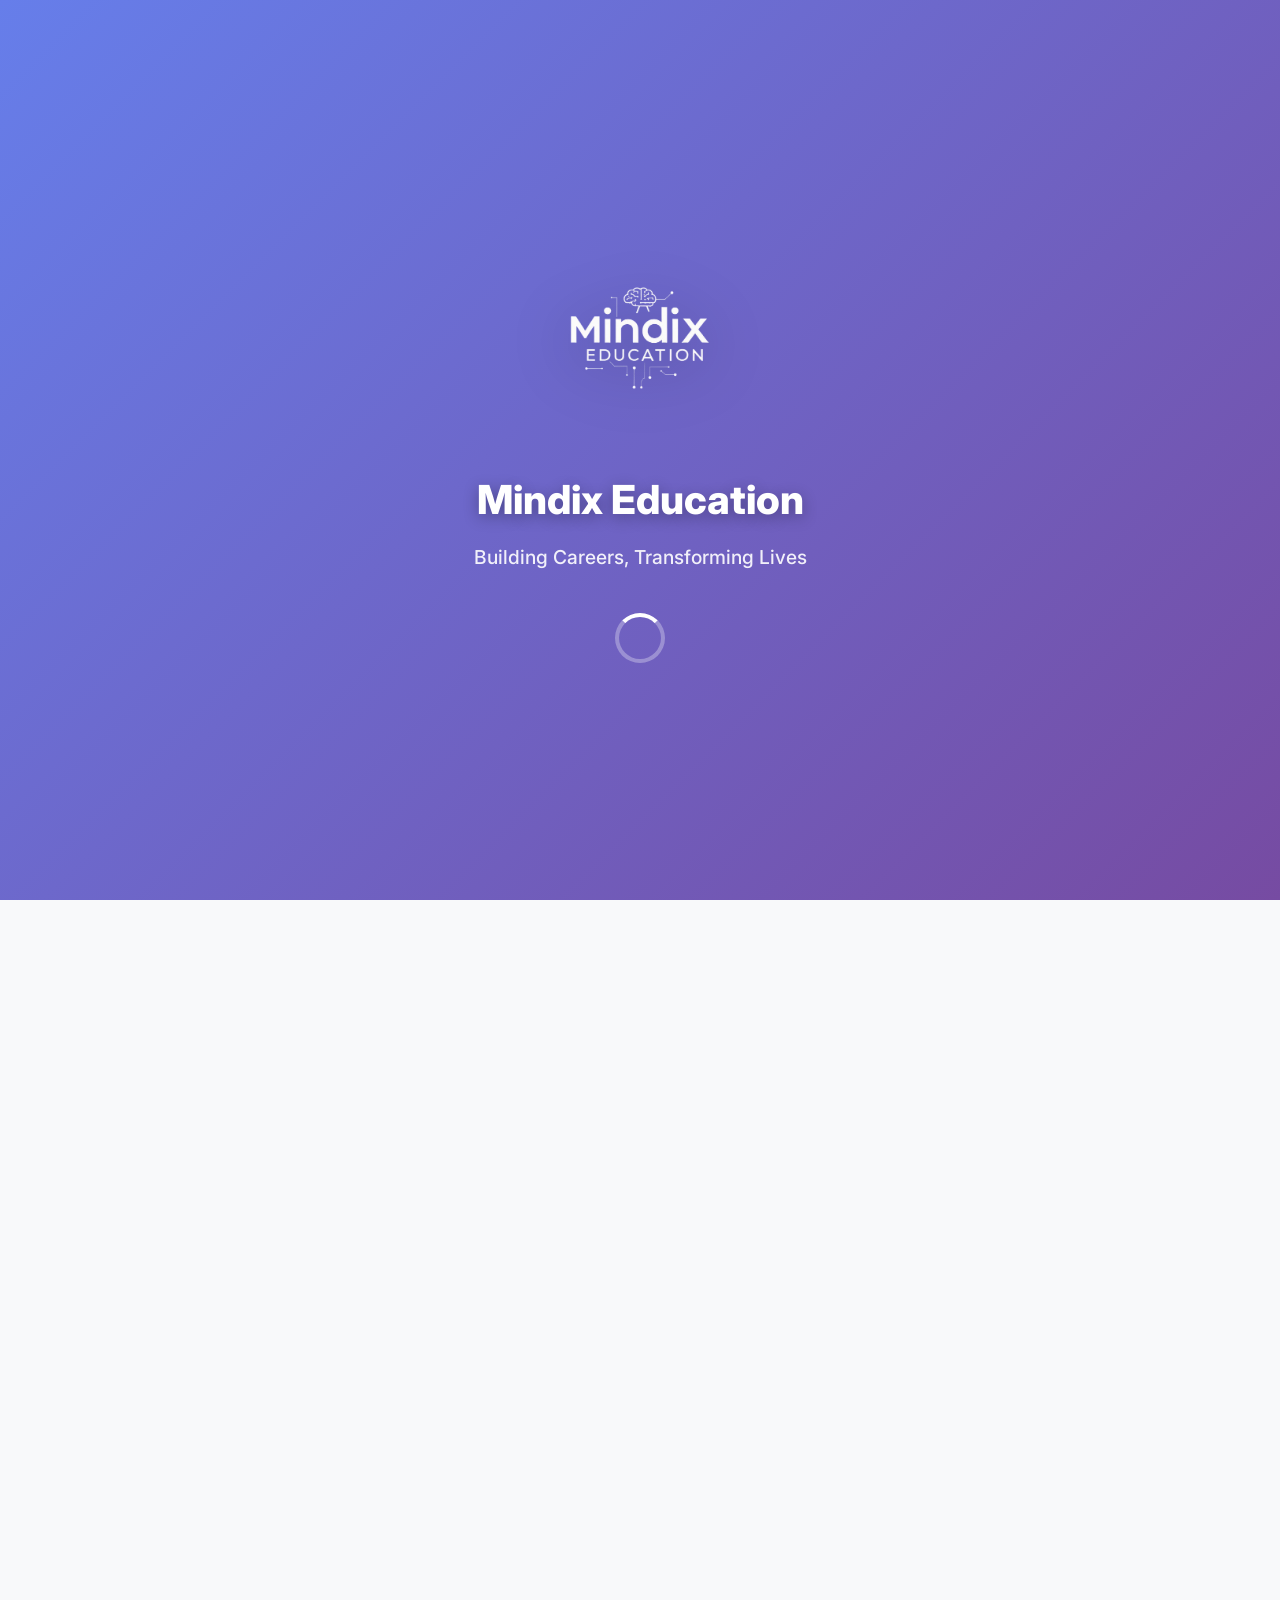
<file: roadmap.html>
<!DOCTYPE html>
<html lang="en">
<head>
    <meta charset="UTF-8">
    <meta name="viewport" content="width=device-width, initial-scale=1.0">
    <title>Learning Roadmap - Career Transformation Journey | Mindix Education</title>
    <!-- Meta Pixel Code -->
<script>
!function(f,b,e,v,n,t,s)
{if(f.fbq)return;n=f.fbq=function(){n.callMethod?
n.callMethod.apply(n,arguments):n.queue.push(arguments)};
if(!f._fbq)f._fbq=n;n.push=n;n.loaded=!0;n.version='2.0';
n.queue=[];t=b.createElement(e);t.async=!0;
t.src=v;s=b.getElementsByTagName(e)[0];
s.parentNode.insertBefore(t,s)}(window, document,'script',
'https://connect.facebook.net/en_US/fbevents.js');
fbq('init', '970933495494749');
fbq('track', 'PageView');
</script>
<noscript><img height="1" width="1" style="display:none"
src="https://www.facebook.com/tr?id=970933495494749&ev=PageView&noscript=1"
/></noscript>
<!-- End Meta Pixel Code -->
    
    <!-- Primary Meta Tags -->
    <meta name="title" content="Learning Roadmap - Career Transformation Journey | Mindix Education">
    <meta name="description" content="Discover Mindix Education's comprehensive 7-step learning roadmap from beginner to career-ready professional. Expert guidance, practical learning, and guaranteed placement support.">
    <meta name="keywords" content="learning roadmap, career transformation, skill development journey, professional training path, career guidance steps, Mindix Education roadmap, beginner to expert, career progression">
    <meta name="author" content="Mindix Education">
    <meta name="robots" content="index, follow">
    <meta name="language" content="English">
    <meta name="revisit-after" content="7 days">
    
    <!-- Open Graph / Facebook -->
    <meta property="og:type" content="website">
    <meta property="og:url" content="https://mindixeducation.com/roadmap.html">
    <meta property="og:title" content="Learning Roadmap - Career Transformation Journey | Mindix Education">
    <meta property="og:description" content="Discover Mindix Education's comprehensive 7-step learning roadmap from beginner to career-ready professional. Expert guidance and placement support.">
    <meta property="og:image" content="https://mindixeducation.com/images/mindix-roadmap-og.jpg">
    <meta property="og:image:width" content="1200">
    <meta property="og:image:height" content="630">
    <meta property="og:site_name" content="Mindix Education">
    <meta property="og:locale" content="en_IN">
    
    <!-- Twitter -->
    <meta property="twitter:card" content="summary_large_image">
    <meta property="twitter:url" content="https://mindixeducation.com/roadmap.html">
    <meta property="twitter:title" content="Learning Roadmap - Career Transformation Journey">
    <meta property="twitter:description" content="Discover Mindix Education's comprehensive 7-step learning roadmap from beginner to career-ready professional.">
    <meta property="twitter:image" content="https://mindixeducation.com/images/mindix-roadmap-twitter.jpg">
    <meta property="twitter:creator" content="@mindixeducation">
    
    <!-- Additional SEO Meta Tags -->
    <meta name="theme-color" content="#667eea">
    <meta name="msapplication-TileColor" content="#667eea">
    <meta name="application-name" content="Mindix Education">
    <meta name="apple-mobile-web-app-title" content="Mindix Education">
    <meta name="apple-mobile-web-app-capable" content="yes">
    <meta name="apple-mobile-web-app-status-bar-style" content="default">
    <meta name="mobile-web-app-capable" content="yes">
    <meta name="format-detection" content="telephone=no">
    <meta name="msapplication-tap-highlight" content="no">
    
    <!-- Canonical URL -->
    <link rel="canonical" href="https://mindixeducation.com/roadmap.html">
    
    <!-- Structured Data - Course -->
    <script type="application/ld+json">
    {
        "@context": "https://schema.org",
        "@type": "Course",
        "name": "Career Transformation Learning Roadmap",
        "description": "Comprehensive 7-step learning roadmap from beginner to career-ready professional with expert guidance and placement support.",
        "provider": {
            "@type": "Organization",
            "name": "Mindix Education",
            "url": "https://mindixeducation.com"
        },
        "hasCourseInstance": {
            "@type": "CourseInstance",
            "courseMode": "online",
            "instructor": {
                "@type": "Person",
                "name": "Industry Experts"
            }
        },
        "offers": {
            "@type": "Offer",
            "description": "Complete career transformation program with placement support",
            "priceCurrency": "INR",
            "availability": "https://schema.org/InStock"
        },
        "educationalLevel": "Beginner to Advanced",
        "inLanguage": "English",
        "about": "Career Development, Professional Skills, Job Placement"
    }
    </script>
    
    <!-- Stylesheets -->
    <link rel="stylesheet" href="css/style.css">
    <link rel="stylesheet" href="css/roadmap.css">
    <link href="https://fonts.googleapis.com/css2?family=Inter:wght@300;400;500;600;700;800&display=swap" rel="stylesheet">
    <link rel="stylesheet" href="https://cdnjs.cloudflare.com/ajax/libs/font-awesome/6.4.0/css/all.min.css">
    
    <!-- Favicon -->
    <link rel="icon" type="image/x-icon" href="favicon.ico">
    <link rel="apple-touch-icon" sizes="180x180" href="apple-touch-icon.png">
    <link rel="icon" type="image/png" sizes="32x32" href="favicon-32x32.png">
    <link rel="icon" type="image/png" sizes="16x16" href="favicon-16x16.png">
</head>
<body>
    <!-- Loading Screen -->
    <div id="loadingScreen" class="loading-screen">
        <div class="loading-content">
            <div class="loading-logo">
                <img src="WhatsApp_Image_2026-02-14_at_15.36.50-removebg-preview.png" alt="Mindix Education">
            </div>
            <div class="loading-text">
                <h2>Mindix Education</h2>
                <p>Building Careers, Transforming Lives</p>
            </div>
            <div class="loading-spinner">
                <div class="spinner"></div>
            </div>
        </div>
    </div>
    <!-- Navigation -->
    <nav class="navbar">
        <div class="container">
            <div class="nav-content">
                <div class="logo">
                    <a href="index.html" class="logo-link">
                        <img src="Made with insMind-WhatsApp_Image_2026-02-14_at_15.36.50-removebg-preview.png" alt="Mindix Education" class="logo-img">
                    </a>
                </div>
                <div class="nav-center">
                    <div class="nav-menu">
                        <ul>
                            <li><a href="index.html">Home</a></li>
                            <li><a href="index.html#courses">Courses</a></li>
                            <li><a href="index.html#about">About</a></li>
                            <li><a href="index.html#contact">Contact</a></li>
                        </ul>
                    </div>
                </div>
                <div class="hamburger">
                    <span></span>
                    <span></span>
                    <span></span>
                </div>
            </div>
        </div>
    </nav>

    <!-- Roadmap Hero Section -->
    <section class="roadmap-hero">
        <div class="container">
            <div class="roadmap-hero-content">
                <div class="roadmap-hero-text">
                    <h1>Mindix Education — Learning Roadmap</h1>
                    <p class="roadmap-subtitle">Common for Everyone</p>
                    <div class="tagline-box">
                        <h2 class="tagline">From Beginner to Career-Ready — A Clear Learning Journey for Everyone</h2>
                    </div>
                    <p class="roadmap-description">Our comprehensive 7-step learning roadmap takes you from complete beginner to industry-ready professional. Each step is carefully designed to build your skills progressively and prepare you for successful career placement.</p>
                </div>
                <div class="roadmap-hero-image">
                    <div class="floating-elements">
                        <div class="float-element element-1">🚀</div>
                        <div class="float-element element-2">📚</div>
                        <div class="float-element element-3">🎯</div>
                        <div class="float-element element-4">💼</div>
                    </div>
                    <img src="ultra-realistic-169-ratio-image-of-a-young-indian-.jpeg" alt="Learning Journey">
                </div>
            </div>
        </div>
    </section>

    <!-- Roadmap Steps Section -->
    <section class="roadmap-steps">
        <div class="container">
            <div class="steps-container">
                <!-- Step 1 -->
                <div class="roadmap-step">
                    <div class="step-number">1</div>
                    <div class="step-content">
                        <h3>Discover Your Path</h3>
                        <p>Understand your interests, explore different career options, and choose the right direction based on your goals.</p>
                        <div class="step-details">
                            <div class="detail-item">
                                <i class="fas fa-compass"></i>
                                <span>Interest Assessment</span>
                            </div>
                            <div class="detail-item">
                                <i class="fas fa-route"></i>
                                <span>Career Exploration</span>
                            </div>
                            <div class="detail-item">
                                <i class="fas fa-bullseye"></i>
                                <span>Goal Setting</span>
                            </div>
                        </div>
                    </div>
                </div>

                <!-- Step 2 -->
                <div class="roadmap-step">
                    <div class="step-number">2</div>
                    <div class="step-content">
                        <h3>Build Strong Foundations</h3>
                        <p>Learn core concepts, essential tools, and fundamental skills required in today's industry.</p>
                        <div class="step-details">
                            <div class="detail-item">
                                <i class="fas fa-cube"></i>
                                <span>Core Concepts</span>
                            </div>
                            <div class="detail-item">
                                <i class="fas fa-tools"></i>
                                <span>Essential Tools</span>
                            </div>
                            <div class="detail-item">
                                <i class="fas fa-graduation-cap"></i>
                                <span>Fundamental Skills</span>
                            </div>
                        </div>
                    </div>
                </div>

                <!-- Step 3 -->
                <div class="roadmap-step">
                    <div class="step-number">3</div>
                    <div class="step-content">
                        <h3>Practical Learning & Projects</h3>
                        <p>Work on real-world tasks and hands-on projects to gain experience, not just theoretical knowledge.</p>
                        <div class="step-details">
                            <div class="detail-item">
                                <i class="fas fa-laptop-code"></i>
                                <span>Real-World Tasks</span>
                            </div>
                            <div class="detail-item">
                                <i class="fas fa-project-diagram"></i>
                                <span>Hands-On Projects</span>
                            </div>
                            <div class="detail-item">
                                <i class="fas fa-experience"></i>
                                <span>Practical Experience</span>
                            </div>
                        </div>
                    </div>
                </div>

                <!-- Step 4 -->
                <div class="roadmap-step">
                    <div class="step-number">4</div>
                    <div class="step-content">
                        <h3>Advanced Skill Development</h3>
                        <p>Move deeper into specialized skills, industry tools, and problem-solving techniques.</p>
                        <div class="step-details">
                            <div class="detail-item">
                                <i class="fas fa-brain"></i>
                                <span>Specialized Skills</span>
                            </div>
                            <div class="detail-item">
                                <i class="fas fa-industry"></i>
                                <span>Industry Tools</span>
                            </div>
                            <div class="detail-item">
                                <i class="fas fa-puzzle-piece"></i>
                                <span>Problem Solving</span>
                            </div>
                        </div>
                    </div>
                </div>

                <!-- Step 5 -->
                <div class="roadmap-step">
                    <div class="step-number">5</div>
                    <div class="step-content">
                        <h3>Career Preparation</h3>
                        <p>Resume building, interview preparation, portfolio creation, and professional guidance.</p>
                        <div class="step-details">
                            <div class="detail-item">
                                <i class="fas fa-file-alt"></i>
                                <span>Resume Building</span>
                            </div>
                            <div class="detail-item">
                                <i class="fas fa-comments"></i>
                                <span>Interview Prep</span>
                            </div>
                            <div class="detail-item">
                                <i class="fas fa-briefcase"></i>
                                <span>Portfolio Creation</span>
                            </div>
                        </div>
                    </div>
                </div>

                <!-- Step 6 -->
                <div class="roadmap-step">
                    <div class="step-number">6</div>
                    <div class="step-content">
                        <h3>Industry Exposure</h3>
                        <p>Workshops, mentorship, live sessions, and insights from industry professionals.</p>
                        <div class="step-details">
                            <div class="detail-item">
                                <i class="fas fa-chalkboard-teacher"></i>
                                <span>Workshops</span>
                            </div>
                            <div class="detail-item">
                                <i class="fas fa-user-tie"></i>
                                <span>Mentorship</span>
                            </div>
                            <div class="detail-item">
                                <i class="fas fa-video"></i>
                                <span>Live Sessions</span>
                            </div>
                        </div>
                    </div>
                </div>

                <!-- Step 7 -->
                <div class="roadmap-step">
                    <div class="step-number">7</div>
                    <div class="step-content">
                        <h3>Placement & Growth Support</h3>
                        <p>Continuous support for internships, jobs, freelancing, and long-term career growth.</p>
                        <div class="step-details">
                            <div class="detail-item">
                                <i class="fas fa-handshake"></i>
                                <span>Internships</span>
                            </div>
                            <div class="detail-item">
                                <i class="fas fa-briefcase"></i>
                                <span>Job Placement</span>
                            </div>
                            <div class="detail-item">
                                <i class="fas fa-chart-line"></i>
                                <span>Career Growth</span>
                            </div>
                        </div>
                    </div>
                </div>
            </div>
        </div>
    </section>

    <!-- Journey Progress Section -->
    <section class="journey-progress">
        <div class="container">
            <div class="progress-content">
                <h2>Your Journey Progress</h2>
                <p>Track your learning journey from beginner to career-ready professional</p>
                <div class="progress-bar-container">
                    <div class="progress-bar">
                        <div class="progress-step active" data-step="1">
                            <div class="progress-dot"></div>
                            <span>Discover</span>
                        </div>
                        <div class="progress-step" data-step="2">
                            <div class="progress-dot"></div>
                            <span>Foundations</span>
                        </div>
                        <div class="progress-step" data-step="3">
                            <div class="progress-dot"></div>
                            <span>Practical</span>
                        </div>
                        <div class="progress-step" data-step="4">
                            <div class="progress-dot"></div>
                            <span>Advanced</span>
                        </div>
                        <div class="progress-step" data-step="5">
                            <div class="progress-dot"></div>
                            <span>Career Prep</span>
                        </div>
                        <div class="progress-step" data-step="6">
                            <div class="progress-dot"></div>
                            <span>Industry</span>
                        </div>
                        <div class="progress-step" data-step="7">
                            <div class="progress-dot"></div>
                            <span>Placement</span>
                        </div>
                    </div>
                </div>
            </div>
        </div>
    </section>

    <!-- CTA Section -->
    <section class="roadmap-cta">
        <div class="container">
            <div class="cta-content">
                <h2>Ready to Start Your Journey?</h2>
                <p>Take the first step towards your career transformation</p>
                <div class="cta-buttons">
                    <button class="btn btn-primary btn-large" onclick="window.location.href='index.html'">Back to Home</button>
                </div>
            </div>
        </div>
    </section>

    <!-- Contact Form (Hidden, used for scrollToForm) -->
    <div style="display: none;">
        <form id="contactForm">
            <input type="hidden" id="formPurpose" name="purpose" value="">
            <input type="text" id="name" name="name" placeholder="Enter your full name">
        </form>
    </div>

    <script src="js/script.js"></script>
    <script src="js/roadmap.js"></script>
</body>
</html>
</file>
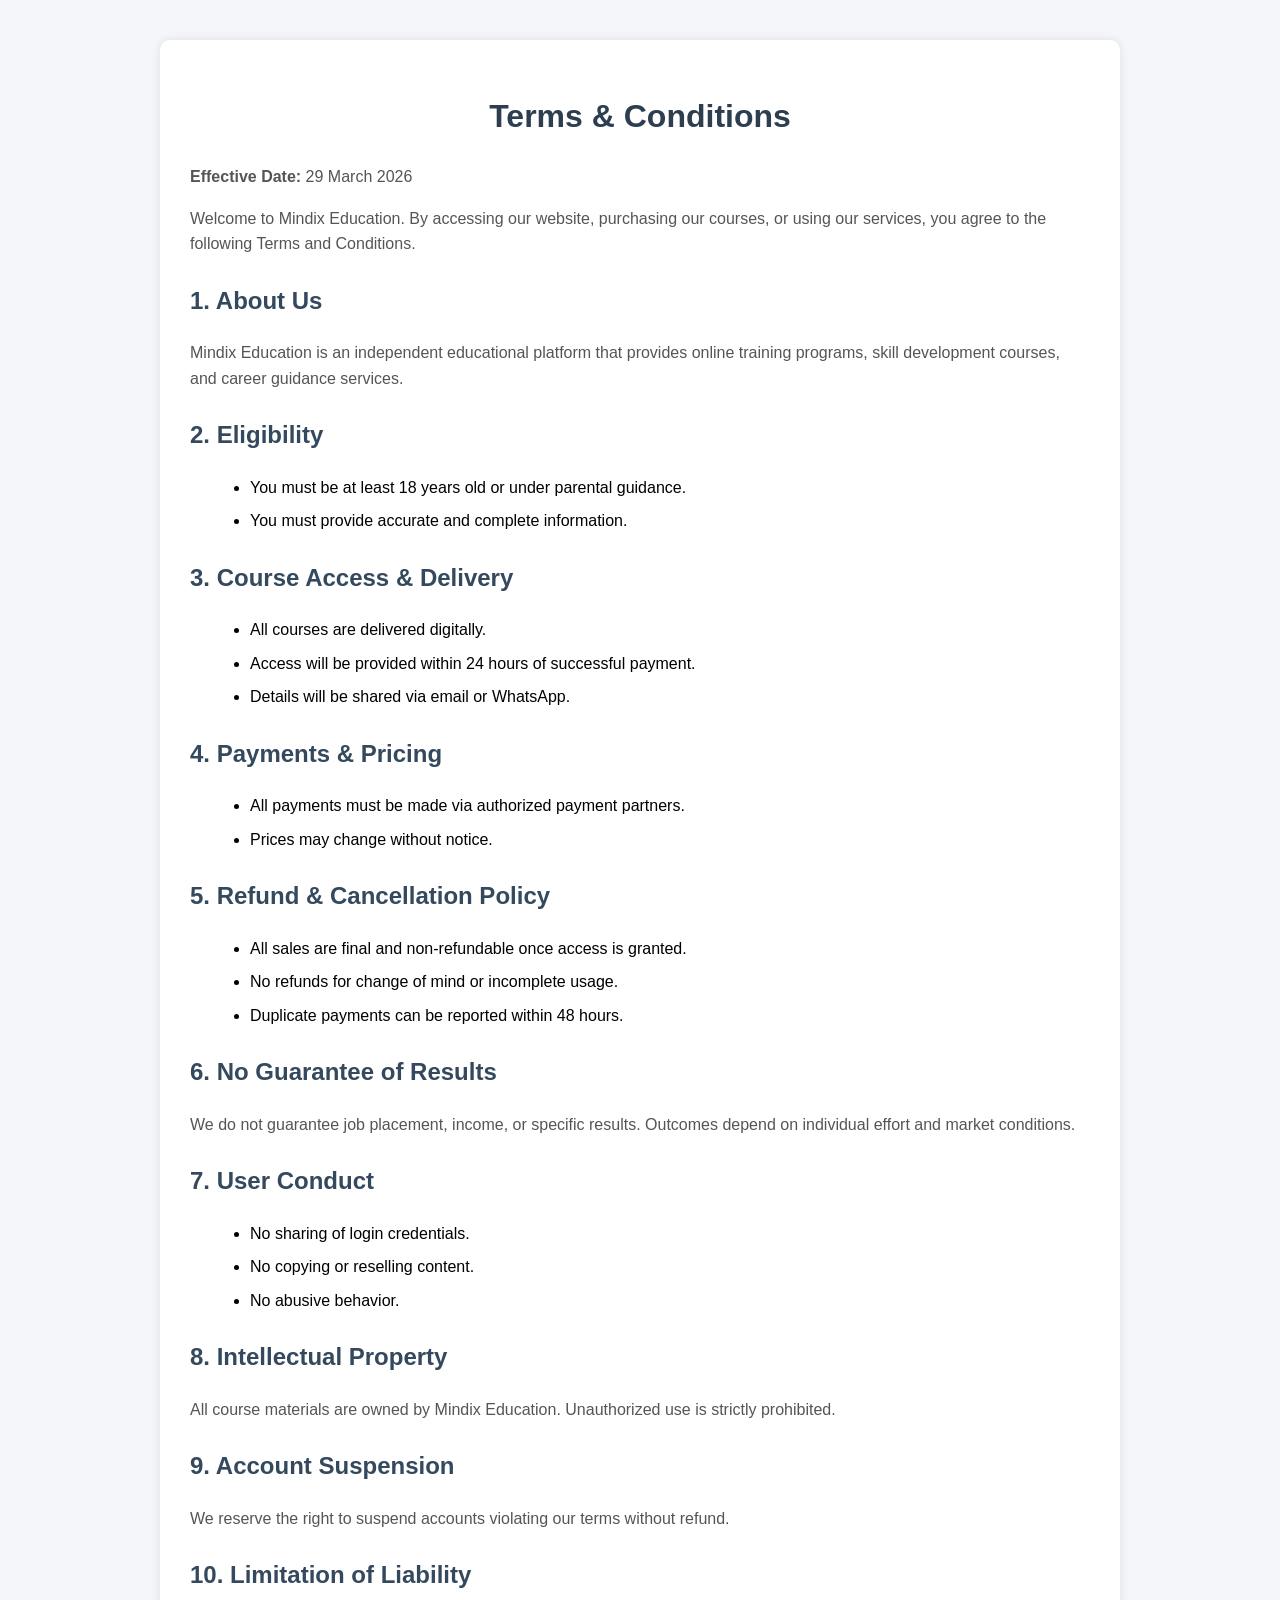
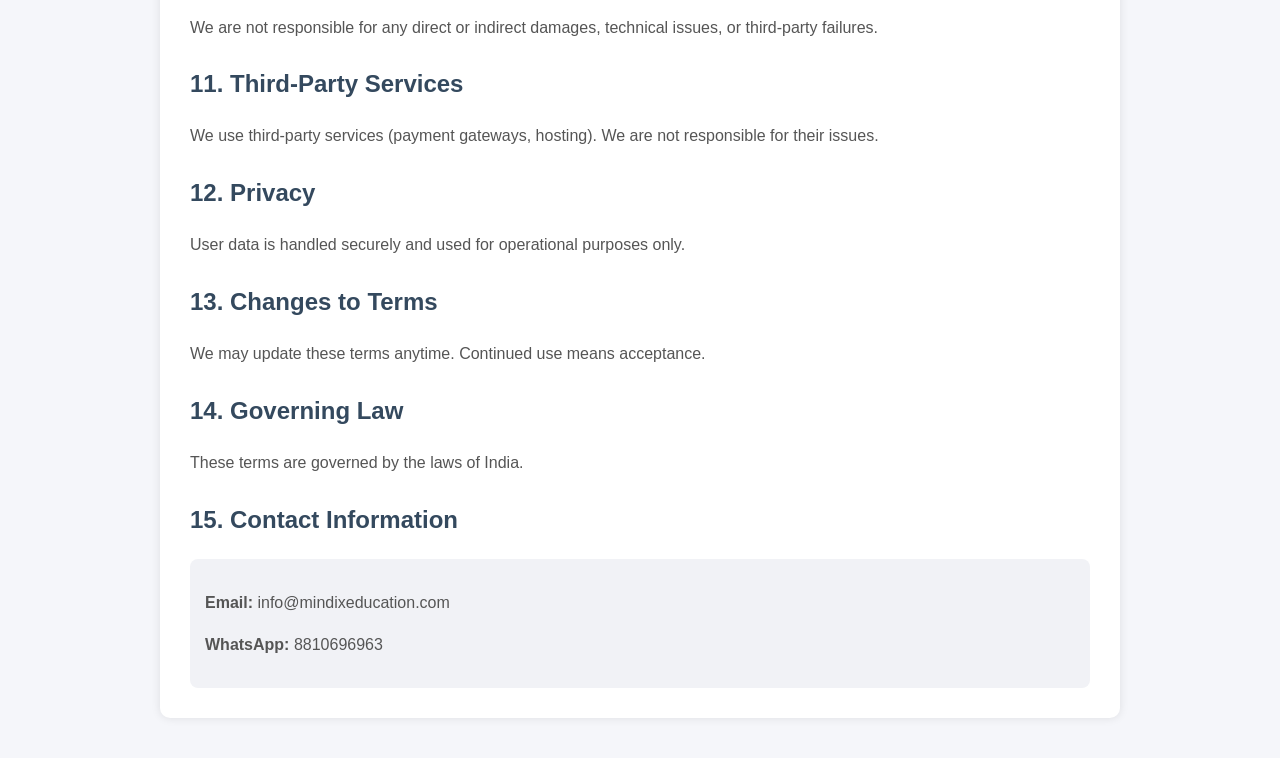
<file: terms.html>
<!DOCTYPE html>
<html lang="en">
<head>
<meta charset="UTF-8">
<meta name="viewport" content="width=device-width, initial-scale=1.0">
<title>Terms & Conditions - Mindix Education</title>
    <!-- Meta Pixel Code -->
<script>
!function(f,b,e,v,n,t,s)
{if(f.fbq)return;n=f.fbq=function(){n.callMethod?
n.callMethod.apply(n,arguments):n.queue.push(arguments)};
if(!f._fbq)f._fbq=n;n.push=n;n.loaded=!0;n.version='2.0';
n.queue=[];t=b.createElement(e);t.async=!0;
t.src=v;s=b.getElementsByTagName(e)[0];
s.parentNode.insertBefore(t,s)}(window, document,'script',
'https://connect.facebook.net/en_US/fbevents.js');
fbq('init', '970933495494749');
fbq('track', 'PageView');
</script>
<noscript><img height="1" width="1" style="display:none"
src="https://www.facebook.com/tr?id=970933495494749&ev=PageView&noscript=1"
/></noscript>
<!-- End Meta Pixel Code -->

<style>
    body {
        font-family: Arial, sans-serif;
        line-height: 1.6;
        margin: 0;
        padding: 0;
        background-color: #f5f6fa;
    }

    .container {
        max-width: 900px;
        margin: 40px auto;
        background: #ffffff;
        padding: 30px;
        border-radius: 10px;
        box-shadow: 0 0 10px rgba(0,0,0,0.1);
    }

    h1 {
        text-align: center;
        color: #2c3e50;
    }

    h2 {
        color: #34495e;
        margin-top: 25px;
    }

    p {
        color: #555;
    }

    ul {
        margin-left: 20px;
    }

    li {
        margin-bottom: 8px;
    }

    .contact {
        background: #f1f2f6;
        padding: 15px;
        border-radius: 8px;
        margin-top: 20px;
    }
</style>
</head>

<body>

<div class="container">

<h1>Terms & Conditions</h1>
<p><strong>Effective Date:</strong> 29 March 2026</p>

<p>Welcome to Mindix Education. By accessing our website, purchasing our courses, or using our services, you agree to the following Terms and Conditions.</p>

<h2>1. About Us</h2>
<p>Mindix Education is an independent educational platform that provides online training programs, skill development courses, and career guidance services.</p>

<h2>2. Eligibility</h2>
<ul>
<li>You must be at least 18 years old or under parental guidance.</li>
<li>You must provide accurate and complete information.</li>
</ul>

<h2>3. Course Access & Delivery</h2>
<ul>
<li>All courses are delivered digitally.</li>
<li>Access will be provided within 24 hours of successful payment.</li>
<li>Details will be shared via email or WhatsApp.</li>
</ul>

<h2>4. Payments & Pricing</h2>
<ul>
<li>All payments must be made via authorized payment partners.</li>
<li>Prices may change without notice.</li>
</ul>

<h2>5. Refund & Cancellation Policy</h2>
<ul>
<li>All sales are final and non-refundable once access is granted.</li>
<li>No refunds for change of mind or incomplete usage.</li>
<li>Duplicate payments can be reported within 48 hours.</li>
</ul>

<h2>6. No Guarantee of Results</h2>
<p>We do not guarantee job placement, income, or specific results. Outcomes depend on individual effort and market conditions.</p>

<h2>7. User Conduct</h2>
<ul>
<li>No sharing of login credentials.</li>
<li>No copying or reselling content.</li>
<li>No abusive behavior.</li>
</ul>

<h2>8. Intellectual Property</h2>
<p>All course materials are owned by Mindix Education. Unauthorized use is strictly prohibited.</p>

<h2>9. Account Suspension</h2>
<p>We reserve the right to suspend accounts violating our terms without refund.</p>

<h2>10. Limitation of Liability</h2>
<p>We are not responsible for any direct or indirect damages, technical issues, or third-party failures.</p>

<h2>11. Third-Party Services</h2>
<p>We use third-party services (payment gateways, hosting). We are not responsible for their issues.</p>

<h2>12. Privacy</h2>
<p>User data is handled securely and used for operational purposes only.</p>

<h2>13. Changes to Terms</h2>
<p>We may update these terms anytime. Continued use means acceptance.</p>

<h2>14. Governing Law</h2>
<p>These terms are governed by the laws of India.</p>

<h2>15. Contact Information</h2>
<div class="contact">
<p><strong>Email:</strong> info@mindixeducation.com</p>
<p><strong>WhatsApp:</strong> 8810696963</p>
</div>

</div>

</body>
    </html>
</file>
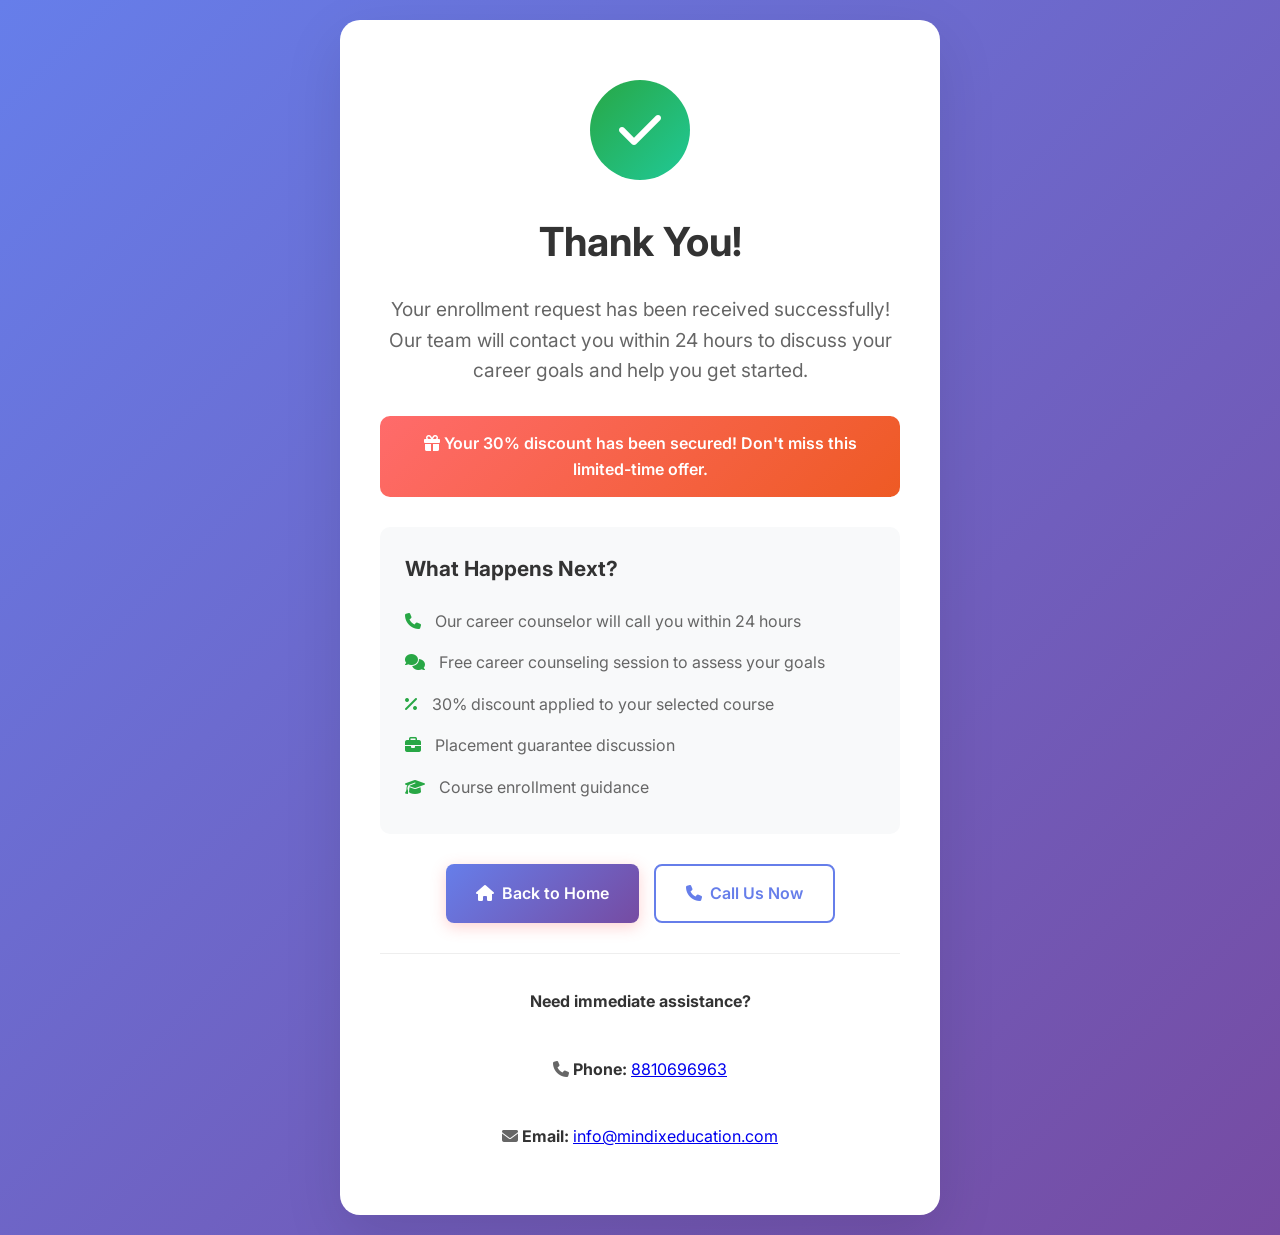
<file: ty8k2m9x-success-confirmation.html>
<!DOCTYPE html>
<html lang="en">
<head>
    <meta charset="UTF-8">
    <meta name="viewport" content="width=device-width, initial-scale=1.0">
    <title>Thank You - Mindix Education</title>
    
    <!-- Meta Pixel Code -->
<script>
!function(f,b,e,v,n,t,s)
{if(f.fbq)return;n=f.fbq=function(){n.callMethod?
n.callMethod.apply(n,arguments):n.queue.push(arguments)};
if(!f._fbq)f._fbq=n;n.push=n;n.loaded=!0;n.version='2.0';
n.queue=[];t=b.createElement(e);t.async=!0;
t.src=v;s=b.getElementsByTagName(e)[0];
s.parentNode.insertBefore(t,s)}(window, document,'script',
'https://connect.facebook.net/en_US/fbevents.js');
fbq('init', '970933495494749');
fbq('track', 'PageView');
</script>
<noscript><img height="1" width="1" style="display:none"
src="https://www.facebook.com/tr?id=970933495494749&ev=PageView&noscript=1"
/></noscript>
<!-- End Meta Pixel Code -->

    <!-- Google Analytics -->
    <script async src="https://www.googletagmanager.com/gtag/js?id=GA_MEASUREMENT_ID"></script>
    <script>
        window.dataLayer = window.dataLayer || [];
        function gtag(){dataLayer.push(arguments);}
        gtag('js', new Date());
        gtag('config', 'GA_MEASUREMENT_ID');
        gtag('event', 'conversion', {
            'send_to': 'GA_MEASUREMENT_ID/LEAD_ID',
            'value': 1,
            'currency': 'INR'
        });
    </script>

    <link rel="stylesheet" href="css/style.css">
    <link href="https://fonts.googleapis.com/css2?family=Inter:wght@300;400;500;600;700;800&display=swap" rel="stylesheet">
    <link rel="stylesheet" href="https://cdnjs.cloudflare.com/ajax/libs/font-awesome/6.4.0/css/all.min.css">
    <link rel="icon" type="image/png" href="/favicon.png">
    
    <style>
        .thank-you-container {
            min-height: 100vh;
            display: flex;
            align-items: center;
            justify-content: center;
            background: linear-gradient(135deg, #667eea 0%, #764ba2 100%);
            padding: 20px;
        }
        
        .thank-you-card {
            background: white;
            border-radius: 20px;
            padding: 60px 40px;
            text-align: center;
            max-width: 600px;
            width: 100%;
            box-shadow: 0 20px 60px rgba(0,0,0,0.1);
            animation: slideUp 0.6s ease-out;
        }
        
        @keyframes slideUp {
            from {
                opacity: 0;
                transform: translateY(30px);
            }
            to {
                opacity: 1;
                transform: translateY(0);
            }
        }
        
        .success-icon {
            width: 100px;
            height: 100px;
            margin: 0 auto 30px;
            background: linear-gradient(135deg, #28a745, #20c997);
            border-radius: 50%;
            display: flex;
            align-items: center;
            justify-content: center;
            animation: scaleIn 0.5s ease-out 0.2s both;
        }
        
        @keyframes scaleIn {
            from {
                transform: scale(0);
            }
            to {
                transform: scale(1);
            }
        }
        
        .success-icon i {
            color: white;
            font-size: 48px;
        }
        
        .thank-you-title {
            font-size: 2.5rem;
            font-weight: 700;
            color: #333;
            margin-bottom: 20px;
            animation: fadeIn 0.6s ease-out 0.4s both;
        }
        
        @keyframes fadeIn {
            from {
                opacity: 0;
            }
            to {
                opacity: 1;
            }
        }
        
        .thank-you-message {
            font-size: 1.2rem;
            color: #666;
            margin-bottom: 30px;
            line-height: 1.6;
            animation: fadeIn 0.6s ease-out 0.6s both;
        }
        
        .discount-highlight {
            background: linear-gradient(135deg, #ff6b6b, #ee5a24);
            color: white;
            padding: 15px 25px;
            border-radius: 10px;
            font-weight: 600;
            margin-bottom: 30px;
            animation: fadeIn 0.6s ease-out 0.8s both;
        }
        
        .next-steps {
            background: #f8f9fa;
            padding: 25px;
            border-radius: 10px;
            margin-bottom: 30px;
            text-align: left;
            animation: fadeIn 0.6s ease-out 1s both;
        }
        
        .next-steps h3 {
            color: #333;
            margin-bottom: 15px;
            font-size: 1.3rem;
        }
        
        .next-steps ul {
            list-style: none;
            padding: 0;
        }
        
        .next-steps li {
            padding: 8px 0;
            color: #666;
        }
        
        .next-steps li i {
            color: #28a745;
            margin-right: 10px;
        }
        
        .cta-buttons {
            display: flex;
            gap: 15px;
            justify-content: center;
            flex-wrap: wrap;
            animation: fadeIn 0.6s ease-out 1.2s both;
        }
        
        .btn {
            padding: 15px 30px;
            border: none;
            border-radius: 8px;
            font-weight: 600;
            text-decoration: none;
            display: inline-flex;
            align-items: center;
            gap: 8px;
            transition: all 0.3s ease;
            cursor: pointer;
        }
        
        .btn-primary {
            background: linear-gradient(135deg, #667eea, #764ba2);
            color: white;
        }
        
        .btn-primary:hover {
            transform: translateY(-2px);
            box-shadow: 0 10px 25px rgba(102, 126, 234, 0.3);
        }
        
        .btn-secondary {
            background: white;
            color: #667eea;
            border: 2px solid #667eea;
        }
        
        .btn-secondary:hover {
            background: #667eea;
            color: white;
        }
        
        .contact-info {
            margin-top: 30px;
            padding-top: 30px;
            border-top: 1px solid #eee;
            animation: fadeIn 0.6s ease-out 1.4s both;
        }
        
        .contact-info p {
            color: #666;
            margin: 5px 0;
        }
        
        .contact-info strong {
            color: #333;
        }
        
        @media (max-width: 768px) {
            .thank-you-card {
                padding: 40px 20px;
            }
            
            .thank-you-title {
                font-size: 2rem;
            }
            
            .cta-buttons {
                flex-direction: column;
            }
            
            .btn {
                width: 100%;
            }
        }
    </style>
</head>
<body>
    <div class="thank-you-container">
        <div class="thank-you-card">
            <div class="success-icon">
                <i class="fas fa-check"></i>
            </div>
            
            <h1 class="thank-you-title">Thank You! </h1>
            
            <p class="thank-you-message">
                Your enrollment request has been received successfully! Our team will contact you within 24 hours to discuss your career goals and help you get started.
            </p>
            
            <div class="discount-highlight">
                <i class="fas fa-gift"></i> 
                Your 30% discount has been secured! Don't miss this limited-time offer.
            </div>
            
            <div class="next-steps">
                <h3>What Happens Next?</h3>
                <ul>
                    <li><i class="fas fa-phone"></i> Our career counselor will call you within 24 hours</li>
                    <li><i class="fas fa-comments"></i> Free career counseling session to assess your goals</li>
                    <li><i class="fas fa-percentage"></i> 30% discount applied to your selected course</li>
                    <li><i class="fas fa-briefcase"></i> Placement guarantee discussion</li>
                    <li><i class="fas fa-graduation-cap"></i> Course enrollment guidance</li>
                </ul>
            </div>
            
            <div class="cta-buttons">
                <a href="index.html" class="btn btn-primary">
                    <i class="fas fa-home"></i>
                    Back to Home
                </a>
                <a href="tel:8810696963" class="btn btn-secondary">
                    <i class="fas fa-phone"></i>
                    Call Us Now
                </a>
            </div>
            
            <div class="contact-info">
                <p><strong>Need immediate assistance?</strong></p>
                <p><i class="fas fa-phone"></i> <strong>Phone:</strong> <a href="tel:8810696963">8810696963</a></p>
                <p><i class="fas fa-envelope"></i> <strong>Email:</strong> <a href="mailto:info@mindixeducation.com">info@mindixeducation.com</a></p>
            </div>
        </div>
    </div>
</body>
</html>
</file>
<file: css/style.css>
/* Reset and Base Styles */
* {
    margin: 0;
    padding: 0;
    box-sizing: border-box;
}

:root {
    --primary: #667eea;
    --secondary: #764ba2;
    --dark: #2D3436;
    --light: #F8F9FA;
    --gradient: linear-gradient(135deg, #667eea 0%, #764ba2 100%);
    --shadow: 0 10px 30px rgba(0, 0, 0, 0.1);
    --border-radius: 12px;
    --transition: all 0.3s ease;
    --container-max: 1200px;
    --padding-sm: 12px;
    --padding-md: 16px;
    --padding-lg: 20px;
    --gap-sm: 10px;
    --gap-md: 16px;
    --gap-lg: 24px;
}

body {
    font-family: 'Inter', -apple-system, BlinkMacSystemFont, sans-serif;
    line-height: 1.6;
    color: var(--dark);
    background: var(--light);
    overflow-x: hidden;
}

.container {
    max-width: var(--container-max);
    margin: 0 auto;
    padding: 0 var(--padding-md);
}

/* Horizontal Scroll Container */
.horizontal-scroll {
    display: flex;
    gap: var(--gap-md);
    overflow-x: auto;
    scroll-behavior: smooth;
    padding-bottom: 10px;
    -webkit-overflow-scrolling: touch;
}

.horizontal-scroll::-webkit-scrollbar {
    height: 6px;
}

.horizontal-scroll::-webkit-scrollbar-track {
    background: #f1f1f1;
    border-radius: 3px;
}

.horizontal-scroll::-webkit-scrollbar-thumb {
    background: var(--primary);
    border-radius: 3px;
}

.horizontal-scroll::-webkit-scrollbar-thumb:hover {
    background: var(--secondary);
}

/* Card Base Styles */
.card {
    background: white;
    border-radius: var(--border-radius);
    padding: var(--padding-md);
    box-shadow: 0 4px 12px rgba(0, 0, 0, 0.08);
    transition: var(--transition);
    border: 1px solid rgba(0, 0, 0, 0.05);
    min-width: 240px;
    max-width: 260px;
    flex: 0 0 auto;
}

.card:hover {
    transform: translateY(-2px);
    box-shadow: 0 8px 20px rgba(0, 0, 0, 0.12);
}

/* Button Styles */
.btn {
    padding: 12px 24px;
    border: none;
    border-radius: 8px;
    font-size: 14px;
    font-weight: 600;
    cursor: pointer;
    transition: var(--transition);
    text-decoration: none;
    display: inline-block;
    text-align: center;
    white-space: nowrap;
}

.btn-primary {
    background: var(--gradient);
    color: white;
    box-shadow: 0 4px 15px rgba(102, 126, 234, 0.3);
}

.btn-primary:hover {
    transform: translateY(-1px);
    box-shadow: 0 6px 20px rgba(102, 126, 234, 0.4);
}

.btn-outline {
    background: transparent;
    color: var(--primary);
    border: 2px solid var(--primary);
}

.btn-outline:hover {
    background: var(--primary);
    color: white;
    transform: translateY(-1px);
}

.btn-large {
    padding: 16px 32px;
    font-size: 16px;
    font-weight: 700;
}

.btn-full {
    width: 100%;
}

/* Urgency Popup Modal */
.urgency-popup {
    position: fixed;
    top: 0;
    left: 0;
    width: 100%;
    height: 100%;
    z-index: 10000;
    display: none;
    align-items: center;
    justify-content: center;
    animation: fadeIn 0.3s ease;
}

.urgency-popup.show {
    display: flex;
}

.urgency-overlay {
    position: absolute;
    top: 0;
    left: 0;
    width: 100%;
    height: 100%;
    background: rgba(0, 0, 0, 0.8);
    backdrop-filter: blur(5px);
}

.urgency-modal {
    position: relative;
    background: linear-gradient(135deg, #ffffff 0%, #f8f9fa 100%);
    border-radius: 25px;
    max-width: 450px;
    width: 90%;
    max-height: 85vh;
    overflow-y: auto;
    box-shadow: 0 25px 60px rgba(0, 0, 0, 0.3);
    animation: slideUp 0.5s cubic-bezier(0.175, 0.885, 0.32, 1.275);
    border: 3px solid transparent;
    background-origin: border-box;
    background-clip: padding-box, border-box;
}

@keyframes slideUp {
    from {
        transform: translateY(100px) scale(0.8);
        opacity: 0;
    }
    to {
        transform: translateY(0) scale(1);
        opacity: 1;
    }
}

.urgency-header {
    background: linear-gradient(135deg, #ff4d4d 0%, #ff6b6b 50%, #ff8787 100%);
    padding: 1rem;
    border-radius: 25px 25px 0 0;
    display: flex;
    justify-content: space-between;
    align-items: center;
    position: relative;
}

.urgency-header::before {
    content: '';
    position: absolute;
    top: 0;
    left: 0;
    right: 0;
    bottom: 0;
    background: linear-gradient(45deg, transparent, rgba(255, 255, 255, 0.1), transparent);
    animation: shimmer 2s infinite;
}

.urgency-badge {
    display: flex;
    align-items: center;
    gap: 0.5rem;
    background: rgba(255, 255, 255, 0.2);
    padding: 0.5rem 1rem;
    border-radius: 50px;
    color: white;
    font-weight: 700;
    font-size: 0.9rem;
    text-transform: uppercase;
    letter-spacing: 0.5px;
    backdrop-filter: blur(10px);
}

.urgency-badge i {
    animation: pulse 1.5s infinite;
    color: #ffeb3b;
}

.urgency-close {
    background: rgba(255, 255, 255, 0.2);
    border: none;
    color: white;
    width: 35px;
    height: 35px;
    border-radius: 50%;
    display: flex;
    align-items: center;
    justify-content: center;
    cursor: pointer;
    transition: all 0.3s ease;
    font-size: 1rem;
    position: relative;
    z-index: 10;
}

.urgency-close:hover,
.urgency-close:focus {
    background: rgba(255, 255, 255, 0.3);
    transform: rotate(90deg);
}

.urgency-close i {
    cursor: pointer;
    pointer-events: none;
}

.urgency-content {
    padding: 1.5rem;
}

.urgency-timer {
    display: flex;
    align-items: center;
    gap: 0.5rem;
    background: linear-gradient(135deg, #fff3cd 0%, #ffeaa7 100%);
    padding: 0.6rem 1rem;
    border-radius: 12px;
    margin-bottom: 1rem;
    border: 2px solid #ff4d4d;
    animation: pulse 2s infinite;
}

.urgency-timer i {
    color: #ff4d4d;
    font-size: 1.2rem;
}

.urgency-timer span {
    font-weight: 700;
    color: #d63031;
    font-size: 0.95rem;
}

#countdown {
    color: #ff4d4d;
    font-weight: 900;
    font-size: 1.1rem;
}

.urgency-content h2 {
    font-size: 1.5rem;
    font-weight: 800;
    margin-bottom: 0.8rem;
    background: linear-gradient(135deg, #ff4d4d 0%, #ff6b6b 100%);
    -webkit-background-clip: text;
    background-clip: text;
    -webkit-text-fill-color: transparent;
    text-align: center;
}

.urgency-content p {
    text-align: center;
    color: #666;
    margin-bottom: 1.5rem;
    font-size: 0.9rem;
    line-height: 1.5;
}

.urgency-form {
    margin-bottom: 1.5rem;
}

.urgency-form .form-group {
    margin-bottom: 0.8rem;
}

.urgency-form .form-group label {
    display: block;
    margin-bottom: 0.3rem;
    font-weight: 600;
    color: #333;
    font-size: 0.85rem;
}

.urgency-form .form-group input,
.urgency-form .form-group select,
.urgency-form .form-group textarea {
    width: 100%;
    padding: 0.6rem 0.8rem;
    border: 2px solid #e1e5e9;
    border-radius: 8px;
    font-size: 0.9rem;
    transition: all 0.3s ease;
    background: #f8f9fa;
}

.urgency-form .form-group input:focus,
.urgency-form .form-group select:focus,
.urgency-form .form-group textarea:focus {
    outline: none;
    border-color: #ff4d4d;
    background: white;
    box-shadow: 0 0 0 3px rgba(255, 77, 77, 0.1);
}

.urgency-btn {
    background: linear-gradient(135deg, #ff4d4d 0%, #ff6b6b 100%);
    color: white;
    border: none;
    padding: 0.8rem;
    border-radius: 12px;
    font-weight: 700;
    font-size: 0.9rem;
    cursor: pointer;
    transition: all 0.3s ease;
    display: flex;
    align-items: center;
    justify-content: center;
    gap: 0.5rem;
    box-shadow: 0 8px 25px rgba(255, 77, 77, 0.3);
}

.urgency-btn:hover {
    transform: translateY(-2px);
    box-shadow: 0 12px 35px rgba(255, 77, 77, 0.4);
}

.urgency-btn .loading {
    display: inline-block;
    width: 16px;
    height: 16px;
    border: 2px solid rgba(255, 255, 255, 0.3);
    border-top: 2px solid white;
    border-radius: 50%;
    animation: spin 1s linear infinite;
    margin-right: 8px;
}

.urgency-features {
    display: flex;
    flex-direction: column;
    gap: 0.6rem;
}

.feature-item {
    display: flex;
    align-items: center;
    gap: 0.6rem;
    padding: 0.6rem;
    background: linear-gradient(135deg, #d4edda 0%, #c3e6cb 100%);
    border-radius: 8px;
    border-left: 3px solid #28a745;
}

.feature-item i {
    color: #28a745;
    font-size: 1rem;
    flex-shrink: 0;
}

.feature-item span {
    font-weight: 600;
    color: #155724;
    font-size: 0.85rem;
}

/* Responsive Design */
@media (max-width: 768px) {
    .urgency-modal {
        width: 95%;
        margin: 1rem;
    }
    
    .urgency-content {
        padding: 1.5rem;
    }
    
    .urgency-content h2 {
        font-size: 1.5rem;
    }
    
    .urgency-header {
        padding: 1rem;
    }
    
    .urgency-badge {
        font-size: 0.8rem;
        padding: 0.4rem 0.8rem;
    }
}

/* Loading Screen */
.loading-screen {
    position: fixed;
    top: 0;
    left: 0;
    width: 100%;
    height: 100%;
    background: linear-gradient(135deg, #667eea 0%, #764ba2 100%);
    display: flex;
    align-items: center;
    justify-content: center;
    z-index: 9999;
    opacity: 1;
    transition: opacity 0.8s ease-out;
}

.loading-screen.fade-out {
    opacity: 0;
    pointer-events: none;
}

.loading-content {
    text-align: center;
    color: white;
    animation: fadeInUp 1s ease-out;
}

.loading-logo {
    margin-bottom: 30px;
    animation: pulse 2s infinite, fadeInLogo 1.5s ease-out;
}

.loading-logo img {
    width: 200px;
    height: auto;
    opacity: 0;
    filter: drop-shadow(0 10px 30px rgba(0, 0, 0, 0.3));
    animation: logoAppear 1.5s ease-out forwards;
    animation-delay: 0.3s;
}

@keyframes fadeInLogo {
    from {
        opacity: 0;
        transform: scale(0.8);
    }
    to {
        opacity: 1;
        transform: scale(1);
    }
}

@keyframes logoAppear {
    0% {
        opacity: 0;
        transform: scale(1.2) translateY(20px);
    }
    50% {
        opacity: 0.5;
        transform: scale(1.1) translateY(10px);
    }
    100% {
        opacity: 1;
        transform: scale(1) translateY(0);
    }
}

.loading-text h2 {
    font-size: 2.5rem;
    font-weight: 800;
    margin-bottom: 10px;
    color: white;
    text-shadow: 0 4px 15px rgba(0, 0, 0, 0.3);
}

.loading-text p {
    font-size: 1.2rem;
    color: rgba(255, 255, 255, 0.9);
    margin-bottom: 40px;
    font-weight: 500;
}

.loading-spinner {
    display: flex;
    justify-content: center;
}

.spinner {
    width: 50px;
    height: 50px;
    border: 4px solid rgba(255, 255, 255, 0.3);
    border-top: 4px solid white;
    border-radius: 50%;
    animation: spin 1s linear infinite;
}

@keyframes fadeInUp {
    from {
        opacity: 0;
        transform: translateY(30px);
    }
    to {
        opacity: 1;
        transform: translateY(0);
    }
}

@keyframes pulse {
    0%, 100% {
        transform: scale(1);
    }
    50% {
        transform: scale(1.05);
    }
}

@keyframes spin {
    0% { transform: rotate(0deg); }
    100% { transform: rotate(360deg); }
}

/* Hide main content initially */
body.loading-active {
    overflow: hidden;
}

body.loading-active > *:not(.loading-screen) {
    opacity: 0;
}

body:not(.loading-active) > *:not(.loading-screen) {
    opacity: 1;
    transition: opacity 0.5s ease-in;
}

body {
    font-family: 'Inter', sans-serif;
    line-height: 1.6;
    color: var(--dark);
    overflow-x: hidden;
    background: var(--light);
}

.container {
    max-width: 1200px;
    margin: 0 auto;
    padding: 0 20px;
}

/* Buttons */
.btn {
    padding: 14px 28px;
    border: none;
    border-radius: 50px;
    font-size: 16px;
    font-weight: 600;
    cursor: pointer;
    transition: all 0.4s cubic-bezier(0.175, 0.885, 0.32, 1.275);
    text-decoration: none;
    display: inline-block;
    text-align: center;
    position: relative;
    overflow: hidden;
}

.btn-primary {
    background: var(--gradient);
    color: white;
    box-shadow: 0 4px 15px rgba(255, 107, 107, 0.3);
}

.btn-primary:hover {
    transform: translateY(-3px) scale(1.05);
    box-shadow: 0 8px 25px rgba(255, 107, 107, 0.4);
}

.btn-outline {
    background: transparent;
    color: var(--primary);
    border: 2px solid var(--primary);
}

.btn-outline:hover {
    background: var(--primary);
    color: white;
    transform: translateY(-3px) scale(1.05);
}

.btn-success {
    background: linear-gradient(135deg, #28a745, #20c997);
    color: white;
    box-shadow: 0 4px 15px rgba(40, 167, 69, 0.3);
}

.btn-success:hover {
    transform: translateY(-3px) scale(1.05);
    box-shadow: 0 8px 25px rgba(40, 167, 69, 0.4);
}

.btn-info {
    background: linear-gradient(135deg, #17a2b8, #6f42c1);
    color: white;
    box-shadow: 0 4px 15px rgba(23, 162, 184, 0.3);
}

.btn-info:hover {
    transform: translateY(-3px) scale(1.05);
    box-shadow: 0 8px 25px rgba(23, 162, 184, 0.4);
}

.btn-large {
    padding: 18px 36px;
    font-size: 18px;
    font-weight: 700;
}

.btn-full {
    width: 100%;
}

/* Navigation */
.navbar {
    background: rgba(255, 255, 255, 0.95);
    backdrop-filter: blur(20px);
    box-shadow: 0 2px 20px rgba(0, 0, 0, 0.08);
    position: sticky;
    top: 0;
    left: 0;
    width: 100%;
    z-index: 1000;
    transition: var(--transition);
    padding: var(--padding-sm) 0;
    height: 70px;
}

.nav-content {
    display: flex;
    justify-content: space-between;
    align-items: center;
    height: 100%;
    max-width: var(--container-max);
    margin: 0 auto;
    padding: 0 var(--padding-md);
}

.logo {
    display: flex;
    align-items: center;
    gap: var(--gap-sm);
}

.logo-link {
    text-decoration: none;
    display: flex;
    align-items: center;
    transition: var(--transition);
}

.logo-link:hover {
    transform: scale(1.02);
}

.logo-img {
    height: 40px;
    width: auto;
    object-fit: contain;
}

.logo h2 {
    background: var(--gradient);
    -webkit-background-clip: text;
    background-clip: text;
    -webkit-text-fill-color: transparent;
    font-size: 1.5rem;
    font-weight: 800;
    margin: 0;
}

.nav-menu {
    display: flex;
    align-items: center;
}

.nav-menu ul {
    display: flex;
    list-style: none;
    gap: 2rem;
    margin: 0;
    padding: 0;
}

.nav-menu a {
    text-decoration: none;
    color: var(--dark);
    font-weight: 600;
    font-size: 14px;
    transition: var(--transition);
    position: relative;
}

.nav-menu a:hover {
    color: var(--primary);
}

.nav-menu a::after {
    content: '';
    position: absolute;
    bottom: -5px;
    left: 0;
    width: 0;
    height: 2px;
    background: var(--gradient);
    transition: width 0.3s ease;
}

.nav-menu a:hover::after {
    width: 100%;
}

.nav-buttons {
    display: flex;
    gap: var(--gap-sm);
}

.hamburger {
    display: none;
    flex-direction: column;
    cursor: pointer;
    padding: var(--gap-sm);
}

.hamburger span {
    width: 25px;
    height: 3px;
    background: var(--dark);
    margin: 3px 0;
    transition: var(--transition);
    border-radius: 2px;
}

.hamburger.active span:nth-child(1) {
    transform: rotate(45deg) translate(5px, 5px);
}

.hamburger.active span:nth-child(2) {
    opacity: 0;
}

.hamburger.active span:nth-child(3) {
    transform: rotate(-45deg) translate(7px, -6px);
}

/* Hero Section */
.hero {
    padding: 80px 0 60px;
    background: linear-gradient(135deg, #f8f9ff 0%, #eef2ff 50%, #f5f3ff 100%);
    min-height: 60vh;
    position: relative;
    overflow: hidden;
}

.hero-grid {
    display: flex;
    flex-direction: row;
    gap: 3rem;
    align-items: center;
    max-width: var(--container-max);
    margin: 0 auto;
    padding: 0 var(--padding-md);
}

.hero-content {
    flex: 1;
    animation: fadeInLeft 0.8s ease-out;
}

.hero-visual {
    flex: 1;
    animation: fadeInRight 0.8s ease-out;
}

.hero-text h1 {
    font-size: clamp(2rem, 4vw, 3rem);
    font-weight: 800;
    line-height: 1.1;
    margin-bottom: 1.5rem;
    color: var(--dark);
    background: var(--gradient);
    -webkit-background-clip: text;
    background-clip: text;
    -webkit-text-fill-color: transparent;
}

.hero-subheading {
    font-size: 1.1rem;
    color: var(--primary) !important;
    margin-bottom: 2rem;
    line-height: 1.6;
    font-weight: 400;
}

.trust-badges {
    display: flex;
    flex-direction: column;
    gap: 0.75rem;
    margin-bottom: 2rem;
}

.badge {
    display: flex;
    align-items: center;
    gap: 0.75rem;
    padding: 0.75rem 1rem;
    background: rgba(102, 126, 234, 0.1);
    border-radius: var(--border-radius);
    border: 1px solid rgba(102, 126, 234, 0.2);
    transition: var(--transition);
}

.badge:hover {
    background: rgba(102, 126, 234, 0.15);
    transform: translateX(5px);
}

.badge i {
    color: var(--primary);
    font-size: 1.1rem;
}

.badge span {
    font-weight: 600;
    color: var(--dark);
    font-size: 0.9rem;
}

.hero-buttons {
    display: flex;
    gap: 1rem;
    flex-wrap: wrap;
    justify-content: center;
}

.hero-visual {
    position: relative;
    animation: fadeInRight 0.8s ease-out;
}

.hero-form {
    background: white;
    border-radius: var(--border-radius);
    padding: var(--padding-lg);
    box-shadow: 0 10px 30px rgba(0, 0, 0, 0.1);
    border: 1px solid rgba(0, 0, 0, 0.05);
}

.hero-form h3 {
    font-size: 1.5rem;
    font-weight: 700;
    color: var(--dark);
    margin-bottom: 0.5rem;
    background: var(--gradient);
    -webkit-background-clip: text;
    background-clip: text;
    -webkit-text-fill-color: transparent;
}

.hero-form p {
    color: #718096;
    margin-bottom: 1.5rem;
    font-size: 0.95rem;
}

.contact-form {
    display: flex;
    flex-direction: column;
    gap: 1rem;
}

.form-group {
    display: flex;
    flex-direction: column;
    gap: 0.5rem;
}

.form-group label {
    font-weight: 600;
    color: var(--dark);
    font-size: 0.9rem;
}

.form-group input,
.form-group select {
    padding: 0.75rem;
    border: 2px solid #e2e8f0;
    border-radius: 8px;
    font-size: 0.9rem;
    transition: var(--transition);
    background: white;
}

.form-group input:focus,
.form-group select:focus {
    outline: none;
    border-color: var(--primary);
    box-shadow: 0 0 0 0 3px rgba(102, 126, 234, 0.1);
}

.hero-image {
    position: relative;
    border-radius: var(--border-radius);
    overflow: hidden;
    box-shadow: 0 20px 40px rgba(102, 126, 234, 0.15);
    transition: var(--transition);
}

.hero-image:hover {
    transform: scale(1.02);
}

.hero-image img {
    width: 100%;
    height: auto;
    display: block;
    border-radius: var(--border-radius);
}

.floating-card {
    position: absolute;
    background: white;
    padding: 1rem;
    border-radius: var(--border-radius);
    box-shadow: 0 10px 30px rgba(0, 0, 0, 0.1);
    border: 1px solid rgba(102, 126, 234, 0.1);
    transition: var(--transition);
    animation: float 3s ease-in-out infinite;
}

.floating-card:hover {
    transform: translateY(-5px);
    box-shadow: 0 15px 40px rgba(0, 0, 0, 0.15);
}

.floating-card i {
    font-size: 1.3rem;
    color: var(--primary);
    margin-bottom: 0.5rem;
    display: block;
}

.floating-card h4 {
    font-size: 0.85rem;
    font-weight: 700;
    color: var(--dark);
    margin-bottom: 0.25rem;
}

.floating-card p {
    font-size: 0.75rem;
    color: #718096;
    margin: 0;
}

.card-1 {
    top: 20px;
    right: -30px;
    animation-delay: 0s;
}

.card-2 {
    top: 50%;
    left: -40px;
    animation-delay: 1s;
}

.card-3 {
    bottom: 20px;
    right: -20px;
    animation-delay: 2s;
}

@keyframes fadeInLeft {
    from {
        opacity: 0;
        transform: translateX(-30px);
    }
    to {
        opacity: 1;
        transform: translateX(0);
    }
}

@keyframes fadeInRight {
    from {
        opacity: 0;
        transform: translateX(30px);
    }
    to {
        opacity: 1;
        transform: translateX(0);
    }
}

@keyframes float {
    0%, 100% {
        transform: translateY(0px);
    }
    50% {
        transform: translateY(-10px);
    }
}

/* Popular Courses Section */
.popular-courses {
    padding: var(--gap-lg) 0;
    background: white;
    position: relative;
}

.section-header {
    text-align: center;
    margin-bottom: var(--gap-lg);
    max-width: var(--container-max);
    margin-left: auto;
    margin-right: auto;
    padding: 0 var(--padding-md);
}

.section-header h2 {
    font-size: 2rem;
    font-weight: 800;
    color: var(--dark);
    margin-bottom: 1rem;
    background: var(--gradient);
    -webkit-background-clip: text;
    background-clip: text;
    -webkit-text-fill-color: transparent;
}

.section-header p {
    font-size: 1rem;
    color: #718096;
    max-width: 600px;
    margin: 0 auto;
}

.courses-container {
    max-width: var(--container-max);
    margin: 0 auto;
    padding: 0 var(--padding-md);
}

.courses-scroll {
    display: flex;
    gap: var(--gap-md);
    overflow-x: auto;
    scroll-behavior: smooth;
    padding-bottom: 10px;
    -webkit-overflow-scrolling: touch;
}

.course-card {
    background: white;
    border-radius: var(--border-radius);
    padding: var(--padding-lg);
    border: 1px solid #e2e8f0;
    box-shadow: 0 4px 20px rgba(0, 0, 0, 0.08);
    transition: var(--transition);
    position: relative;
    overflow: hidden;
    min-width: 240px;
    max-width: 260px;
    flex: 0 0 auto;
}

.course-card::before {
    content: '';
    position: absolute;
    top: 0;
    left: 0;
    right: 0;
    height: 4px;
    background: var(--gradient);
    transform: scaleX(0);
    transition: transform 0.3s ease;
}

.course-card:hover::before {
    transform: scaleX(1);
}

.course-card:hover {
    transform: translateY(-5px);
    box-shadow: 0 10px 30px rgba(0, 0, 0, 0.15);
}

.course-icon {
    width: 50px;
    height: 50px;
    background: linear-gradient(135deg, rgba(102, 126, 234, 0.1) 0%, rgba(118, 75, 162, 0.1) 100%);
    border-radius: var(--border-radius);
    display: flex;
    align-items: center;
    justify-content: center;
    margin-bottom: 1rem;
}

.course-icon i {
    font-size: 1.3rem;
    color: var(--primary);
}

.course-card h3 {
    font-size: 1.1rem;
    font-weight: 700;
    color: var(--dark);
    margin-bottom: 0.75rem;
}

.course-card p {
    color: #718096;
    line-height: 1.5;
    margin-bottom: 1rem;
    font-size: 0.9rem;
}

.course-meta {
    display: flex;
    gap: 0.75rem;
    font-size: 0.8rem;
    color: #a0aec0;
}

.course-meta span {
    display: flex;
    align-items: center;
    gap: 0.25rem;
}

.course-meta i {
    color: var(--primary);
}

/* Mobile Responsive Styles */
@media (max-width: 768px) {
    .container {
        padding: 0 var(--padding-sm);
    }
    
    /* Navbar */
    .navbar {
        height: 60px;
        padding: var(--padding-sm) 0;
    }
    
    .nav-content {
        padding: 0 var(--padding-sm);
    }
    
    .nav-menu {
        position: fixed;
        top: 60px;
        left: -100%;
        width: 100%;
        height: calc(100vh - 60px);
        background: white;
        flex-direction: column;
        justify-content: flex-start;
        padding: var(--gap-lg) var(--padding-md);
        box-shadow: 0 4px 20px rgba(0, 0, 0, 0.1);
        transition: var(--transition);
        z-index: 999;
    }
    
    .nav-menu.active {
        left: 0;
    }
    
    .nav-menu ul {
        flex-direction: column;
        gap: var(--gap-lg);
        width: 100%;
    }
    
    .nav-menu a {
        font-size: 1.1rem;
        padding: var(--padding-sm) 0;
        border-bottom: 1px solid #f0f0f0;
    }
    
    .nav-buttons {
        display: none;
    }
    
    .hamburger {
        display: flex;
    }
    
    /* Hero */
    .hero {
        padding: 60px 0 40px;
        min-height: auto;
    }
    
    .hero-grid {
        flex-direction: column !important;
        gap: 2rem;
        text-align: center;
        padding: 0 var(--padding-sm);
    }
    
    /* STRICT MOBILE ORDER: Text FIRST, Form SECOND */
    .hero-content {
        order: 1 !important;
        flex: 1 !important;
    }
    
    .hero-visual {
        order: 2 !important;
        flex: 1 !important;
    }
    
    /* Mobile form styling */
    .hero-form {
        width: 100%;
        max-width: 400px;
        margin: 0 auto;
    }
    
    .hero-text h1 {
        font-size: 2rem;
        margin-bottom: 1rem;
    }
    
    .hero-subheading {
        font-size: 1rem;
        color: var(--primary) !important;
        margin-bottom: 1.5rem;
    }
    
    .trust-badges {
        align-items: center;
        margin-bottom: 2rem;
        max-width: 280px;
        margin-left: auto;
        margin-right: auto;
    }
    
    .badge {
        width: 100%;
        justify-content: center;
        padding: 0.6rem 0.8rem;
    }
    
    .hero-buttons {
        justify-content: center;
        flex-direction: column;
        gap: 1rem;
        align-items: center;
    }
    
    .hero-buttons .btn {
        width: 100%;
        max-width: 280px;
    }
    
    .hero-visual {
        order: -1;
    }
    
    .hero-image {
        max-width: 280px;
        margin: 0 auto;
    }
    
    .floating-card {
        position: static;
        margin: 0.5rem auto;
        max-width: 200px;
        animation: none;
    }
    
    .card-1, .card-2, .card-3 {
        position: static;
        animation: none;
    }
    
    /* Popular Courses */
    .popular-courses {
        padding: 40px 0;
    }
    
    .section-header {
        padding: 0 var(--padding-sm);
        margin-bottom: var(--gap-md);
    }
    
    .section-header h2 {
        font-size: 1.75rem;
    }
    
    .section-header p {
        font-size: 0.95rem;
    }
    
    .courses-container {
        padding: 0 var(--padding-sm);
    }
    
    .courses-scroll {
        gap: var(--gap-sm);
    }
    
    .course-card {
        min-width: 220px;
        max-width: 240px;
        padding: var(--padding-md);
    }
    
    .course-icon {
        width: 40px;
        height: 40px;
    }
    
    .course-icon i {
        font-size: 1.1rem;
    }
    
    .course-card h3 {
        font-size: 1rem;
    }
    
    .course-card p {
        font-size: 0.85rem;
    }
}

@media (max-width: 480px) {
    .hero {
        padding: 50px 0 30px;
    }
    
    .hero-text h1 {
        font-size: 1.75rem;
    }
    
    .hero-subheading {
        font-size: 0.95rem;
        color: var(--primary) !important;
    }
    
    .badge {
        padding: 0.5rem 0.7rem;
        font-size: 0.85rem;
    }
    
    .floating-card {
        padding: 0.8rem;
        max-width: 180px;
    }
    
    .floating-card h4 {
        font-size: 0.8rem;
    }
    
    .floating-card p {
        font-size: 0.7rem;
    }
    
    .popular-courses {
        padding: 30px 0;
    }
    
    .section-header h2 {
        font-size: 1.5rem;
    }
    
    .section-header p {
        font-size: 0.9rem;
    }
    
    .course-card {
        min-width: 200px;
        max-width: 220px;
        padding: var(--padding-sm);
    }
    
    .course-card h3 {
        font-size: 0.95rem;
    }
    
    .course-card p {
        font-size: 0.8rem;
    }
    
    .course-meta {
        font-size: 0.75rem;
    }
}

/* Button Small Size */
.btn-small {
    padding: 8px 16px;
    font-size: 12px;
}

/* Smooth Scroll */
html {
    scroll-behavior: smooth;
}



.hero::before {
content: '';
position: absolute;
top: 0;
left: 0;
right: 0;
bottom: 0;
background: url('data:image/svg+xml,<svg xmlns="http://www.w3.org/2000/svg" viewBox="0 0 1440 320"><path fill="%23ffffff" fill-opacity="0.1" d="M0,96L48,112C96,128,192,160,288,160C384,160,480,128,576,122.7C672,117,768,139,864,133.3C960,128,1056,96,1152,90.7C1248,85,1344,107,1392,117.3L1440,128L1440,320L1392,320C1344,320,1248,320,1152,320C1056,320,960,320,864,320C768,320,672,320,576,320C480,320,384,320,288,320C192,320,96,320,48,320L0,320Z"></path></svg>') no-repeat bottom;
background-size: cover;
    content: '';
    position: absolute;
    top: 0;
    left: 0;
    right: 0;
    bottom: 0;
    background: url('data:image/svg+xml,<svg xmlns="http://www.w3.org/2000/svg" viewBox="0 0 1440 320"><path fill="%23ffffff" fill-opacity="0.1" d="M0,96L48,112C96,128,192,160,288,160C384,160,480,128,576,122.7C672,117,768,139,864,133.3C960,128,1056,96,1152,90.7C1248,85,1344,107,1392,117.3L1440,128L1440,320L1392,320C1344,320,1248,320,1152,320C1056,320,960,320,864,320C768,320,672,320,576,320C480,320,384,320,288,320C192,320,96,320,48,320L0,320Z"></path></svg>') no-repeat bottom;
    background-size: cover;
}

.hero-content {
    display: flex;
    justify-content: center;
    align-items: center;
    text-align: center;
    position: relative;
    z-index: 2;
    min-height: 55vh;
    margin-top: 40px;
    padding: 20px;
}

.hero-text h1 {
    font-size: 4rem;
    font-weight: 800;
    line-height: 1.1;
    margin-bottom: 2rem;
    color: white;
    text-shadow: 0 4px 20px rgba(0, 0, 0, 0.3);
    z-index: 3;
}

.hero-text p {
    font-size: 1.3rem;
    color: rgba(255, 255, 255, 0.95);
    margin-bottom: 2.5rem;
    line-height: 1.8;
    font-weight: 400;
    z-index: 3;
}

.urgent-text {
    font-size: 1.4rem;
    font-weight: 700;
    margin-bottom: 2.5rem;
    background: linear-gradient(135deg, #ffeb3b 0%, #ffc107 50%, #ff9800 100%);
    -webkit-background-clip: text;
    background-clip: text;
    -webkit-text-fill-color: transparent;
    text-shadow: 0 2px 10px rgba(255, 193, 7, 0.3);
    animation: pulse 2s infinite;
    display: inline-block;
    position: relative;
    z-index: 4;
}

.urgent-text::before {
    content: '';
    position: absolute;
    top: -5px;
    left: -10px;
    right: -10px;
    bottom: -5px;
    background: linear-gradient(135deg, rgba(255, 193, 7, 0.1) 0%, rgba(255, 152, 0, 0.1) 100%);
    border-radius: 50px;
    z-index: -1;
    animation: shimmer 3s infinite;
}

.hero-buttons {
    display: flex;
    gap: 1.5rem;
    flex-wrap: wrap;
}

.hero-image {
    position: relative;
    flex: 1;
}

.hero-stats-overlay {
    position: absolute;
    top: 20px;
    right: 20px;
    display: flex;
    gap: 1.5rem;
    background: linear-gradient(135deg, rgba(255, 255, 255, 0.95) 0%, rgba(248, 249, 250, 0.95) 100%);
    padding: 1rem 1.5rem;
    border-radius: 20px;
    box-shadow: 0 10px 30px rgba(102, 126, 234, 0.15);
    backdrop-filter: blur(15px);
    z-index: 10;
    border: 2px solid rgba(102, 126, 234, 0.1);
    animation: slideInRight 0.8s ease-out;
}

@keyframes slideInRight {
    from {
        transform: translateX(100px);
        opacity: 0;
    }
    to {
        transform: translateX(0);
        opacity: 1;
    }
}

.hero-stat {
    text-align: center;
    position: relative;
    transition: transform 0.3s ease;
}

.hero-stat:hover {
    transform: translateY(-3px) scale(1.05);
}

.hero-stat-number {
    display: block;
    font-size: 1.4rem;
    font-weight: 900;
    background: linear-gradient(135deg, #667eea 0%, #764ba2 100%);
    -webkit-background-clip: text;
    background-clip: text;
    -webkit-text-fill-color: transparent;
    line-height: 1;
    text-shadow: 0 2px 10px rgba(102, 126, 234, 0.2);
    animation: pulse 2s infinite;
}

@keyframes pulse {
    0%, 100% {
        transform: scale(1);
    }
    50% {
        transform: scale(1.05);
    }
}

.hero-stat-text {
    display: block;
    font-size: 0.7rem;
    font-weight: 700;
    color: #4a5568;
    margin-top: 0.3rem;
    line-height: 1.2;
    text-transform: uppercase;
    letter-spacing: 0.5px;
}

.hero-image img {
    width: 100%;
    border-radius: 30px;
    box-shadow: 0 30px 60px rgba(0, 0, 0, 0.2);
    transform: perspective(1000px) rotateY(-5deg);
    transition: transform 0.6s ease;
    height: 400px;
    object-fit: cover;
    object-position: top 20%;
}

.hero-image:hover img {
    transform: perspective(1000px) rotateY(0deg);
}

/* Statistics Section */
.statistics {
    padding: 60px 0;
    background: linear-gradient(135deg, #f8f9fa 0%, #e9ecef 100%);
    position: relative;
    overflow: hidden;
}

.statistics::before {
    content: '';
    position: absolute;
    top: 0;
    left: 0;
    right: 0;
    bottom: 0;
    background: url('data:image/svg+xml,<svg xmlns="http://www.w3.org/2000/svg" viewBox="0 0 1440 320"><path fill="%23667eea" fill-opacity="0.03" d="M0,96L48,112C96,128,192,160,288,160C384,160,480,128,576,122.7C672,117,768,139,864,133.3C960,128,1056,96,1152,90.7C1248,85,1344,107,1392,117.3L1440,128L1440,320L1392,320C1344,320,1248,320,1152,320C1056,320,960,320,864,320C768,320,672,320,576,320C480,320,384,320,288,320C192,320,96,320,48,320L0,320Z"></path></svg>') no-repeat bottom;
    background-size: cover;
}

.stats-content {
    display: flex;
    justify-content: space-around;
    align-items: center;
    flex-wrap: wrap;
    gap: 3rem;
    position: relative;
    z-index: 1;
}

.stat-item {
    display: flex;
    flex-direction: column;
    align-items: center;
    text-align: center;
    transition: all 0.3s ease;
}

.stat-item i {
    font-size: 2rem;
    margin-bottom: 0.8rem;
    background: linear-gradient(135deg, #667eea 0%, #764ba2 100%);
    -webkit-background-clip: text;
    background-clip: text;
    -webkit-text-fill-color: transparent;
    transition: all 0.3s ease;
}

.stat-item:hover i {
    transform: scale(1.1);
}

.stat-number {
    font-size: 2.2rem;
    font-weight: 900;
    margin-bottom: 0.5rem;
    background: linear-gradient(135deg, #667eea 0%, #764ba2 100%);
    -webkit-background-clip: text;
    background-clip: text;
    -webkit-text-fill-color: transparent;
    line-height: 1;
    display: block;
    transition: all 0.3s ease;
}

.stat-item:hover .stat-number {
    transform: scale(1.05);
}

.stat-label {
    font-size: 0.95rem;
    font-weight: 600;
    color: #4a5568;
    line-height: 1.3;
    max-width: 150px;
    transition: all 0.3s ease;
}

.stat-item:hover .stat-label {
    color: #2d3748;
}

/* Eligibility Section */
.eligibility {
    padding: 100px 0;
    background: white;
    position: relative;
}

/* Why Choose Mindix Section */
.why-mindix {
    padding: 60px 0;
    background: linear-gradient(135deg, #667eea 0%, #764ba2 100%);
    position: relative;
    overflow: hidden;
}

.why-mindix::before {
    content: '';
    position: absolute;
    top: 0;
    left: 0;
    right: 0;
    bottom: 0;
    background: url('data:image/svg+xml,<svg xmlns="http://www.w3.org/2000/svg" viewBox="0 0 1440 320"><path fill="%23ffffff" fill-opacity="0.05" d="M0,96L48,112C96,128,192,160,288,160C384,160,480,128,576,122.7C672,117,768,139,864,133.3C960,128,1056,96,1152,90.7C1248,85,1344,107,1392,117.3L1440,128L1440,320L1392,320C1344,320,1248,320,1152,320C1056,320,960,320,864,320C768,320,672,320,576,320C480,320,384,320,288,320C192,320,96,320,48,320L0,320Z"></path></svg>') no-repeat bottom;
    background-size: cover;
}

.why-mindix-content {
    position: relative;
    z-index: 1;
}

.why-mindix-header {
    text-align: center;
    margin-bottom: 3rem;
}

.why-mindix-header h2 {
    font-size: 2.5rem;
    font-weight: 800;
    color: white;
    margin-bottom: 1rem;
    text-shadow: 0 4px 20px rgba(0, 0, 0, 0.1);
}

.why-mindix-header p {
    font-size: 1.2rem;
    color: rgba(255, 255, 255, 0.9);
    margin-bottom: 0;
}

.why-mindix-grid {
    display: grid;
    grid-template-columns: repeat(auto-fit, minmax(220px, 1fr));
    gap: 1.5rem;
}

.why-mindix-item {
    text-align: center;
    background: rgba(255, 255, 255, 0.1);
    backdrop-filter: blur(10px);
    padding: 1.5rem 1rem;
    border-radius: 15px;
    border: 1px solid rgba(255, 255, 255, 0.2);
    transition: all 0.4s cubic-bezier(0.175, 0.885, 0.32, 1.275);
    position: relative;
    overflow: hidden;
}

.why-mindix-item::before {
    content: '';
    position: absolute;
    top: 0;
    left: 0;
    right: 0;
    bottom: 0;
    background: rgba(255, 255, 255, 0.05);
    opacity: 0;
    transition: opacity 0.3s ease;
}

.why-mindix-item:hover::before {
    opacity: 1;
}

.why-mindix-item:hover {
    transform: translateY(-5px) scale(1.02);
    box-shadow: 0 15px 30px rgba(0, 0, 0, 0.2);
    border-color: rgba(255, 255, 255, 0.3);
}

.why-icon {
    width: 50px;
    height: 50px;
    background: rgba(255, 255, 255, 0.2);
    border-radius: 50%;
    display: flex;
    align-items: center;
    justify-content: center;
    margin: 0 auto 1rem;
    font-size: 1.4rem;
    color: white;
    transition: all 0.3s ease;
    border: 2px solid rgba(255, 255, 255, 0.3);
}

.why-mindix-item:hover .why-icon {
    background: rgba(255, 255, 255, 0.3);
    transform: scale(1.1) rotate(5deg);
    box-shadow: 0 8px 20px rgba(0, 0, 0, 0.15);
}

.why-mindix-item h3 {
    font-size: 1.2rem;
    font-weight: 700;
    color: white;
    margin-bottom: 0.6rem;
    text-shadow: 0 2px 10px rgba(0, 0, 0, 0.1);
}

.why-mindix-item p {
    font-size: 0.9rem;
    color: rgba(255, 255, 255, 0.8);
    line-height: 1.5;
    margin: 0;
    transition: all 0.3s ease;
}

.why-mindix-item:hover p {
    opacity: 1;
    color: rgba(255, 255, 255, 0.9);
}

/* Why Choose Mindix Responsive Design */
@media (max-width: 768px) {
    .why-mindix-grid {
        grid-template-columns: repeat(2, 1fr);
        gap: 1rem;
    }
    
    .why-mindix-item {
        padding: 1.2rem 1rem;
    }
    
    .why-mindix-item h3 {
        font-size: 1.1rem;
    }
    
    .why-mindix-item p {
        font-size: 0.85rem;
    }
}

@media (max-width: 480px) {
    .why-mindix-grid {
        grid-template-columns: repeat(1, 1fr);
        gap: 0.8rem;
    }
    
    .why-mindix-item {
        padding: 1rem 0.8rem;
    }
    
    .why-icon {
        width: 40px;
        height: 40px;
        font-size: 1.2rem;
    }
    
    .why-mindix-item h3 {
        font-size: 1rem;
        margin-bottom: 0.6rem;
    }
    
    .why-mindix-item p {
        font-size: 0.8rem;
        line-height: 1.4;
    }
}

.eligibility-content {
    display: grid;
    grid-template-columns: 1fr 1fr;
    gap: 5rem;
    align-items: center;
}

.eligibility-text h2 {
    font-size: 3rem;
    font-weight: 800;
    margin-bottom: 2rem;
    color: var(--dark);
    line-height: 1.2;
}

.eligibility-text p {
    font-size: 1.2rem;
    color: #666;
    margin-bottom: 2rem;
    line-height: 1.8;
}

.eligibility-image {
    position: relative;
}

.eligibility-image img {
    width: 100%;
    border-radius: 25px;
    box-shadow: 0 25px 50px rgba(0, 0, 0, 0.15);
    transition: transform 0.6s ease;
}

.eligibility-image:hover img {
transform: scale(1.05);
}

/* Courses Section */
.courses {
padding: 40px 0;
background: #f8f9fa;
}

.section-header {
text-align: center;
margin-bottom: 1.5rem;
}

.section-header h2 {
font-size: 1.8rem;
font-weight: 800;
margin-bottom: 0.5rem;
color: var(--dark);
line-height: 1.2;
}

.section-header p {
font-size: 0.9rem;
color: #666;
max-width: 600px;
margin: 0 auto;
line-height: 1.5;
}

.course-filters {
display: flex;
justify-content: center;
gap: 0.5rem;
margin-bottom: 1.5rem;
flex-wrap: wrap;
}

.filter-btn {
    padding: 6px 12px;
    border: 2px solid var(--primary);
    background: transparent;
    color: var(--primary);
    border-radius: 50px;
    cursor: pointer;
    transition: all 0.4s cubic-bezier(0.175, 0.885, 0.32, 1.275);
    font-size: 0.8rem;
    font-weight: 600;
}

.filter-btn.active,
.filter-btn:hover {
    background: var(--gradient);
    color: white;
    transform: translateY(-2px);
    box-shadow: 0 8px 20px rgba(255, 107, 107, 0.3);
}

.course-grid {
    display: grid;
    grid-template-columns: repeat(auto-fit, minmax(180px, 1fr));
    gap: 0.8rem;
}

.course-card {
    background: white;
    border-radius: 8px;
    overflow: hidden;
    box-shadow: 0 4px 10px rgba(0, 0, 0, 0.04);
    transition: all 0.4s cubic-bezier(0.175, 0.885, 0.32, 1.275);
    position: relative;
}

.course-card:hover {
    transform: translateY(-2px) scale(1.005);
    box-shadow: 0 8px 15px rgba(0, 0, 0, 0.08);
}

.course-image {
    position: relative;
    overflow: hidden;
}

.course-image img {
    width: 100%;
    height: 60px;
    object-fit: cover;
    transition: transform 0.4s cubic-bezier(0.175, 0.885, 0.32, 1.275);
    display: block !important;
    border-radius: 0;
    box-shadow: 0 2px 6px rgba(0, 0, 0, 0.04);
    pointer-events: auto;
    opacity: 1 !important;
    visibility: visible !important;
    max-width: 100%;
    height: auto;
    min-height: 60px;
    position: relative;
    z-index: 999 !important;
    background-size: cover;
    background-position: center;
    background-repeat: no-repeat;
    border: none;
    outline: none;
    box-sizing: border-box;
    filter: none !important;
    transform: none !important;
    clip: auto !important;
    clip-path: none !important;
    mask: none !important;
    -webkit-mask: none !important;
    isolation: isolate !important;
    mix-blend-mode: normal !important;
    image-rendering: auto !important;
    image-orientation: from-image !important;
    will-change: auto !important;
    backface-visibility: visible !important;
    transform-style: flat !important;
    perspective: none !important;
    contain: layout style paint !important;
    contain-intrinsic-size: auto 60px !important;
    overflow: visible !important;
    overflow-x: visible !important;
    overflow-y: visible !important;
    src: attr(src) !important;
    content: attr(src) !important;
    alt: attr(alt) !important;
}

.course-card:hover .course-image img {
    transform: scale(1.05);
}

.course-badge {
    position: absolute;
    top: 0.4rem;
    right: 0.4rem;
    background: var(--gradient);
    color: white;
    padding: 0.2rem 0.4rem;
    border-radius: 50px;
    font-size: 0.55rem;
    font-weight: 700;
    text-transform: uppercase;
    letter-spacing: 0.5px;
    box-shadow: 0 2px 6px rgba(0, 0, 0, 0.1);
}

.course-content {
    padding: 0.4rem;
}

.course-content h3 {
    font-size: 0.75rem;
    font-weight: 700;
    margin-bottom: 0.3rem;
    color: var(--dark);
    line-height: 1.2;
}

.course-duration,
.course-insights {
    color: #666;
    font-size: 0.6rem;
    margin-bottom: 0.3rem;
    display: flex;
    align-items: center;
    gap: 0.2rem;
}

.course-duration::before {
    content: '⏱️';
}

.course-insights::before {
    content: '🎯';
}

.course-price {
    margin: 0.4rem 0;
    display: flex;
    align-items: center;
    justify-content: space-between;
}

.price {
    font-size: 0.9rem;
    font-weight: 800;
    background: var(--gradient);
    -webkit-background-clip: text;
    background-clip: text;
    -webkit-text-fill-color: transparent;
}

.course-btn {
    width: 100%;
    padding: 4px;
    font-weight: 700;
    font-size: 0.6rem;
}

/* Certification Section */
.certification-section {
    padding: 60px 0;
    background: linear-gradient(135deg, #f8f9fa 0%, #e9ecef 100%);
}

.certification-content {
    display: grid;
    grid-template-columns: 1fr 1fr;
    gap: 4rem;
    align-items: center;
}

.certification-text h2 {
    font-size: 2rem;
    font-weight: 800;
    color: var(--dark);
    margin-bottom: 1rem;
    line-height: 1.2;
}

.certification-text p {
    font-size: 1.1rem;
    color: #666;
    margin-bottom: 2rem;
    line-height: 1.6;
}

.certification-features {
    display: flex;
    flex-direction: column;
    gap: 1rem;
}

.cert-feature {
    display: flex;
    align-items: center;
    gap: 1rem;
    padding: 0.8rem;
    background: white;
    border-radius: 12px;
    box-shadow: 0 4px 15px rgba(0, 0, 0, 0.08);
    transition: all 0.3s ease;
}

.cert-feature:hover {
    transform: translateY(-2px);
    box-shadow: 0 8px 25px rgba(0, 0, 0, 0.12);
}

.cert-feature i {
    font-size: 1.2rem;
    color: var(--primary);
    width: 30px;
    text-align: center;
}

.cert-feature span {
    font-size: 0.95rem;
    font-weight: 600;
    color: #333;
}

.certification-image {
    display: flex;
    justify-content: center;
    align-items: center;
}

.certification-image img {
    max-width: 100%;
    height: auto;
    border-radius: 15px;
    box-shadow: 0 15px 40px rgba(0, 0, 0, 0.15);
    transition: transform 0.3s ease;
}

.certification-image img:hover {
    transform: scale(1.05);
}

/* Hidden/Visible Classes */
.course-card.hidden {
    display: none;
}

.course-card.visible {
    display: block;
}

.view-all-container {
    text-align: center;
    margin-top: 2rem;
}

#viewAllBtn {
    transition: all 0.4s cubic-bezier(0.175, 0.885, 0.32, 1.275);
}

#viewAllBtn:hover {
    transform: translateY(-3px) scale(1.05);
    box-shadow: 0 8px 25px rgba(102, 126, 234, 0.3);
}


/* Counselors Section */
.counselors-section {
    padding: 40px 0;
    background: var(--light);
    margin-bottom: 40px;
}

.counselors-section h3 {
    text-align: center;
    font-size: 1.5rem;
    font-weight: 700;
    margin-bottom: 0.5rem;
    color: var(--dark);
}

.counselors-section p {
    text-align: center;
    font-size: 0.9rem;
    color: #666;
    max-width: 600px;
    margin: 0 auto 1.5rem;
    line-height: 1.6;
}

.counselors-grid {
    display: flex;
    gap: 1.5rem;
    overflow-x: auto;
    scroll-behavior: smooth;
    padding: 1rem 0;
    max-width: 100%;
}

.counselors-grid::-webkit-scrollbar {
    height: 8px;
}

.counselors-grid::-webkit-scrollbar-track {
    background: #f1f1f1;
    border-radius: 10px;
}

.counselors-grid::-webkit-scrollbar-thumb {
    background: var(--primary);
    border-radius: 10px;
}

.counselors-grid::-webkit-scrollbar-thumb:hover {
    background: var(--gradient);
}

.counselor-card {
    background: white;
    border-radius: 20px;
    padding: 2rem;
    box-shadow: 0 10px 30px rgba(0, 0, 0, 0.08);
    transition: all 0.4s cubic-bezier(0.175, 0.885, 0.32, 1.275);
    position: relative;
    overflow: hidden;
    border: 2px solid transparent;
    min-width: 280px;
    flex-shrink: 0;
}

.counselor-card::before {
content: '';
position: absolute;
top: 0;
left: 0;
right: 0;
height: 4px;
background: var(--gradient);
    height: 4px;
    background: var(--gradient);
}

.counselor-card:hover {
    transform: translateY(-5px);
    box-shadow: 0 20px 40px rgba(0, 0, 0, 0.15);
}

.counselor-info h4 {
    font-size: 1.4rem;
    font-weight: 700;
    margin-bottom: 0.8rem;
    color: var(--dark);
    background: var(--gradient);
    -webkit-background-clip: text;
    background-clip: text;
    -webkit-text-fill-color: transparent;
}

.counselor-title {
    font-size: 1rem;
    color: #666;
    margin-bottom: 1.5rem;
    line-height: 1.5;
}

.counselor-contact {
    display: flex;
    align-items: center;
    justify-content: space-between;
    gap: 1rem;
}

.contact-type {
    background: var(--gradient);
    color: white;
    padding: 0.5rem 1rem;
    border-radius: 50px;
    font-size: 0.85rem;
    font-weight: 600;
    text-transform: uppercase;
    letter-spacing: 0.5px;
}

.counselor-btn {
    padding: 10px 20px;
    font-size: 0.9rem;
    font-weight: 600;
}

/* Brand Partners Section */
.brand-partners {
    padding: 80px 0;
    background: white;
    overflow: hidden;
}

.partners-container {
    position: relative;
    width: 100%;
    overflow: hidden;
}

.partners-grid {
    display: flex;
    gap: 2rem;
    animation: scrollPartners 30s linear infinite;
    width: fit-content;
}

.partners-grid:hover {
    animation-play-state: paused;
}

@keyframes scrollPartners {
    0% {
        transform: translateX(0);
    }
    100% {
        transform: translateX(-50%);
    }
}

.partner-logo {
    flex-shrink: 0;
    text-align: center;
    padding: 1rem;
    background: #f8f9fa;
    border-radius: 10px;
    transition: transform 0.3s ease;
    min-width: 150px;
    height: 80px;
    display: flex;
    align-items: center;
    justify-content: center;
}

.partner-logo:hover {
    transform: scale(1.05);
}

.partner-logo img {
    max-width: 100%;
    max-height: 60px;
    width: auto;
    height: auto;
    filter: none;
    opacity: 1;
    transition: all 0.3s ease;
    object-fit: contain;
    display: block;
}

.partner-logo img[src=""],
.partner-logo img:not([src]),
.partner-logo img[src=""] {
    display: none;
}

.company-text-logo {
    font-size: 18px;
    font-weight: 700;
    color: #333;
    text-align: center;
    line-height: 1.2;
    background: linear-gradient(135deg, #667eea 0%, #764ba2 100%);
    -webkit-background-clip: text;
    background-clip: text;
    -webkit-text-fill-color: transparent;
    display: flex;
    align-items: center;
    justify-content: center;
    height: 60px;
}

.partner-logo:hover img {
    transform: scale(1.1);
}

.partner-logo:hover .company-text-logo {
    transform: scale(1.05);
}

/* Contact Section */
.contact-section {
    padding: 80px 0;
    background: #f8f9fa;
}

.contact-content {
    display: grid;
    grid-template-columns: 2fr 1fr;
    gap: 4rem;
}

.contact-form {
    background: white;
    padding: 1.2rem;
    border-radius: 12px;
    box-shadow: 0 8px 20px rgba(0, 0, 0, 0.08);
    border: 2px solid var(--primary);
    position: relative;
    overflow: hidden;
}

.contact-form::before {
    content: '';
    position: absolute;
    top: 0;
    left: 0;
    right: 0;
    height: 3px;
    background: var(--gradient);
}

.form-group {
    margin-bottom: 1rem;
    position: relative;
}

.form-group label {
    display: block;
    margin-bottom: 0.3rem;
    font-weight: 600;
    color: var(--dark);
    font-size: 12px;
    text-transform: uppercase;
    letter-spacing: 0.3px;
}

.form-group input,
.form-group select,
.form-group textarea {
    width: 100%;
    padding: 8px 12px;
    border: 2px solid #e1e5e9;
    border-radius: 8px;
    font-size: 14px;
    font-family: 'Inter', sans-serif;
    transition: all 0.3s ease;
    background: #f8f9fa;
    box-shadow: inset 1px 2px 3px rgba(0, 0, 0, 0.04);
}

.form-group input::placeholder,
.form-group select::placeholder,
.form-group textarea::placeholder {
    color: #999;
    font-style: italic;
}

.form-group input:focus,
.form-group select:focus,
.form-group textarea:focus {
    outline: none;
    border-color: var(--primary);
    background: white;
    box-shadow: 0 0 0 3px rgba(102, 126, 234, 0.1), inset 1px 2px 3px rgba(0, 0, 0, 0.04);
    transform: translateY(-1px);
}

.form-message {
    margin-top: 0.8rem;
    padding: 0.8rem;
    border-radius: 8px;
    display: none;
    font-weight: 500;
    border: 2px solid transparent;
    animation: slideIn 0.3s ease;
    font-size: 13px;
}

@keyframes slideIn {
    from {
        opacity: 0;
        transform: translateY(-10px);
    }
    to {
        opacity: 1;
        transform: translateY(0);
    }
}

.form-message.success {
    background: linear-gradient(135deg, #d4edda 0%, #c3e6cb 100%);
    color: #155724;
    border: 2px solid #28a745;
    box-shadow: 0 4px 15px rgba(40, 167, 69, 0.2);
}

.form-message.error {
    background: linear-gradient(135deg, #f8d7da 0%, #f5c6cb 100%);
    color: #721c24;
    border: 2px solid #dc3545;
    box-shadow: 0 4px 15px rgba(220, 53, 69, 0.2);
}

.contact-info {
    display: flex;
    flex-direction: column;
    gap: 2rem;
}

.info-card {
    background: white;
    padding: 2rem;
    border-radius: 15px;
    box-shadow: 0 10px 30px rgba(0, 0, 0, 0.1);
    display: flex;
    align-items: center;
    gap: 1rem;
}

.info-icon {
    width: 50px;
    height: 50px;
    background: linear-gradient(135deg, #667eea 0%, #764ba2 100%);
    border-radius: 50%;
    display: flex;
    align-items: center;
    justify-content: center;
    color: white;
    font-size: 1.2rem;
}

.info-content h3 {
    font-size: 1.1rem;
    font-weight: 600;
    margin-bottom: 0.5rem;
    color: #333;
}

.info-content p {
    color: #666;
}

/* Feedback Section - Google Reviews Style */
.feedback-section {
    padding: 80px 0;
    background: #f8f9fa;
}

.feedback-header {
    text-align: center;
    margin-bottom: 3rem;
}

.feedback-header h2 {
    font-size: 2.5rem;
    font-weight: 800;
    color: var(--dark);
    margin-bottom: 1rem;
}

.feedback-header p {
    font-size: 1.1rem;
    color: #666;
    max-width: 600px;
    margin: 0 auto;
}

.reviews-scroll-container {
    overflow-x: auto;
    overflow-y: hidden;
    padding: 0;
    margin-bottom: 3rem;
    width: 100%;
    position: relative;
    height: 400px;
}

.reviews-scroll-container::-webkit-scrollbar {
    height: 8px;
}

.reviews-scroll-container::-webkit-scrollbar-track {
    background: #f1f1f1;
    border-radius: 10px;
}

.reviews-scroll-container::-webkit-scrollbar-thumb {
    background: var(--gradient);
    border-radius: 10px;
}

.reviews-scroll-container::-webkit-scrollbar-thumb:hover {
    background: linear-gradient(135deg, #5a6fd8 0%, #6a4190 100%);
}

/* Placed Students Testimonials Section */
.mindix-testimonial-section {
    padding: 60px 0;
    background: #f8f9fa;
}

.mindix-testimonial-grid {
    display: grid;
    grid-template-columns: repeat(auto-fit, minmax(300px, 1fr));
    gap: 25px;
    margin-top: 40px;
}

.mindix-testimonial-card {
    background: white;
    border-radius: 12px;
    padding: 20px;
    box-shadow: 0 4px 15px rgba(0, 0, 0, 0.08);
    transition: transform 0.3s ease, box-shadow 0.3s ease;
    border: 1px solid #e9ecef;
}

.mindix-testimonial-card:hover {
    transform: translateY(-5px);
    box-shadow: 0 8px 25px rgba(0, 0, 0, 0.12);
}

.mindix-testimonial-header {
    display: flex;
    align-items: center;
    margin-bottom: 15px;
}

.mindix-testimonial-image {
    width: 50px;
    height: 50px;
    border-radius: 50%;
    object-fit: cover;
    margin-right: 12px;
    border: 2px solid #f0f0f0;
}

.mindix-testimonial-info {
    flex: 1;
}

.mindix-testimonial-name {
    font-size: 16px;
    font-weight: 600;
    color: #2d3436;
    margin: 0 0 4px 0;
}

.mindix-testimonial-course {
    font-size: 13px;
    color: #636e72;
    margin: 0;
    line-height: 1.3;
}

.mindix-testimonial-text {
    font-size: 14px;
    line-height: 1.5;
    color: #495057;
    margin-bottom: 15px;
    display: -webkit-box;
    -webkit-line-clamp: 2;
    -webkit-box-orient: vertical;
    overflow: hidden;
}

.mindix-testimonial-linkedin {
    display: inline-flex;
    align-items: center;
    gap: 6px;
    padding: 6px 12px;
    background: #0077b5;
    color: white;
    text-decoration: none;
    border-radius: 6px;
    font-size: 12px;
    font-weight: 500;
    transition: background 0.3s ease;
}

.mindix-testimonial-linkedin:hover {
    background: #005885;
    color: white;
}

/* Mobile Responsive */
@media (max-width: 768px) {
    .mindix-testimonial-section {
        padding: 40px 0;
    }
    
    .mindix-testimonial-grid {
        grid-template-columns: 1fr;
        gap: 20px;
        margin-top: 30px;
    }
    
    .mindix-testimonial-card {
        padding: 16px;
        margin: 0 auto;
        width: 90%;
    }
    
    .mindix-testimonial-image {
        width: 40px;
        height: 40px;
    }
    
    .mindix-testimonial-name {
        font-size: 15px;
    }
    
    .mindix-testimonial-course {
        font-size: 12px;
    }
    
    .mindix-testimonial-text {
        font-size: 13px;
    }
    
    .mindix-testimonial-linkedin {
        font-size: 11px;
        padding: 5px 10px;
    }
}

/* Tablet Responsive */
@media (min-width: 769px) and (max-width: 1024px) {
    .mindix-testimonial-grid {
        grid-template-columns: repeat(2, 1fr);
    }
}

/* === MOBILE-FIRST RESPONSIVE OPTIMIZATIONS === */

.google-reviews-container {
    display: flex;
    flex-direction: row;
    gap: 1.5rem;
    padding: 1rem;
    min-width: fit-content;
    height: 100%;
    align-items: stretch;
}

.review-card {
    width: 350px;
    min-width: 350px;
    max-width: 350px;
    flex-shrink: 0;
    height: auto;
}

.review-card {
    background: white;
    border-radius: 12px;
    padding: 1.5rem;
    box-shadow: 0 2px 8px rgba(0, 0, 0, 0.08);
    border: 1px solid #e1e5e9;
    transition: all 0.3s ease;
    position: relative;
}

.review-card:hover {
    box-shadow: 0 4px 16px rgba(0, 0, 0, 0.12);
    transform: translateY(-2px);
}

.review-header {
    display: flex;
    justify-content: space-between;
    align-items: flex-start;
    margin-bottom: 1rem;
}

.reviewer-info {
    display: flex;
    align-items: center;
    gap: 0.8rem;
}

.reviewer-avatar {
    width: 48px;
    height: 48px;
    border-radius: 50%;
    overflow: hidden;
    flex-shrink: 0;
}

.reviewer-avatar img {
    width: 100%;
    height: 100%;
    object-fit: cover;
}

.reviewer-details h4 {
    font-size: 1rem;
    font-weight: 600;
    color: #202124;
    margin-bottom: 0.2rem;
}

.review-rating {
    display: flex;
    gap: 0.2rem;
}

.review-rating i {
    color: #fbbc04;
    font-size: 0.9rem;
}

.review-source {
    display: flex;
    align-items: center;
    gap: 0.5rem;
    color: #5f6368;
    font-size: 0.85rem;
    font-weight: 500;
}

.review-source i {
    color: #4285f4;
    font-size: 1rem;
}

.review-content {
    margin-bottom: 1rem;
}

.review-content p {
    font-size: 0.95rem;
    color: #202124;
    line-height: 1.6;
    margin: 0;
}

.review-footer {
    display: flex;
    justify-content: space-between;
    align-items: center;
    padding-top: 1rem;
    border-top: 1px solid #e1e5e9;
}

.review-date {
    color: #5f6368;
    font-size: 0.85rem;
}

.review-actions {
    display: flex;
    gap: 1rem;
}

.helpful-btn {
    background: none;
    border: none;
    color: #5f6368;
    font-size: 0.85rem;
    cursor: pointer;
    display: flex;
    align-items: center;
    gap: 0.5rem;
    padding: 0.4rem 0.8rem;
    border-radius: 16px;
    transition: all 0.2s ease;
}

.helpful-btn:hover {
    background: #f1f3f4;
    color: #202124;
}

.helpful-btn i {
    font-size: 0.9rem;
}

.feedback-summary {
    display: flex;
    justify-content: center;
    margin-top: 2rem;
}

.summary-card {
    background: white;
    border-radius: 12px;
    padding: 2rem 3rem;
    box-shadow: 0 2px 8px rgba(0, 0, 0, 0.08);
    border: 1px solid #e1e5e9;
    display: flex;
    align-items: center;
    gap: 2rem;
}

.google-logo {
    font-size: 3rem;
    color: #4285f4;
}

.rating-info {
    text-align: center;
}

.overall-rating {
    display: flex;
    align-items: center;
    gap: 1rem;
    margin-bottom: 0.5rem;
}

.rating-score {
    font-size: 3rem;
    font-weight: 700;
    color: #202124;
}

.rating-stars {
    display: flex;
    gap: 0.2rem;
}

.rating-stars i {
    color: #fbbc04;
    font-size: 1.5rem;
}

.total-reviews {
    font-size: 1rem;
    color: #5f6368;
    margin: 0;
}

/* Footer */
.footer {
    background: #2c3e50;
    color: white;
    padding: 60px 0 20px;
}

.footer-content {
    display: grid;
    grid-template-columns: repeat(auto-fit, minmax(250px, 1fr));
    gap: 2rem;
    margin-bottom: 2rem;
}

.footer-section h3,
.footer-section h4 {
    margin-bottom: 1rem;
    color: white;
}

.footer-section h3 {
    font-size: 1.5rem;
    background: linear-gradient(135deg, #667eea 0%, #764ba2 100%);
    -webkit-background-clip: text;
    background-clip: text;
    -webkit-text-fill-color: transparent;
}

.footer-section ul {
    list-style: none;
}

.footer-section ul li {
    margin-bottom: 0.5rem;
}

.footer-section a {
    color: #bdc3c7;
    text-decoration: none;
    transition: color 0.3s ease;
}

.footer-section a:hover {
    color: #667eea;
}

.social-links {
    display: flex;
    gap: 1rem;
    margin-top: 1rem;
}

.social-links a {
    width: 40px;
    height: 40px;
    background: rgba(255, 255, 255, 0.1);
    border-radius: 50%;
    display: flex;
    align-items: center;
    justify-content: center;
    transition: all 0.3s ease;
}

.social-links a:hover {
    background: #667eea;
    transform: translateY(-2px);
}

.footer-bottom {
    text-align: center;
    padding-top: 2rem;
    border-top: 1px solid rgba(255, 255, 255, 0.1);
    color: #bdc3c7;
}

/* FAQ Section */
.faq-section {
    padding: 100px 0;
    background: #f8f9fa;
}

.faq-grid {
    display: grid;
    grid-template-columns: repeat(auto-fit, minmax(300px, 1fr));
    gap: 40px;
    margin-bottom: 60px;
}

.faq-category {
    background: white;
    border-radius: 15px;
    padding: 20px;
    box-shadow: 0 8px 20px rgba(0, 0, 0, 0.06);
    transition: all 0.3s ease;
}

.faq-category:hover {
    transform: translateY(-3px);
    box-shadow: 0 12px 30px rgba(102, 126, 234, 0.12);
}

.faq-category h3 {
    font-size: 1.1rem;
    font-weight: 600;
    color: #2d3748;
    margin-bottom: 18px;
    display: flex;
    align-items: center;
    gap: 10px;
}

.faq-category h3 i {
    color: #667eea;
    font-size: 1rem;
}

.faq-items {
    display: flex;
    flex-direction: column;
    gap: 12px;
}

.faq-item {
    border: 1px solid #e2e8f0;
    border-radius: 10px;
    overflow: hidden;
    transition: all 0.3s ease;
}

.faq-item:hover {
    border-color: #667eea;
    box-shadow: 0 4px 12px rgba(102, 126, 234, 0.08);
}

.faq-item.active {
    border-color: #667eea;
    box-shadow: 0 4px 12px rgba(102, 126, 234, 0.12);
}

.faq-question {
    padding: 15px;
    cursor: pointer;
    display: flex;
    justify-content: space-between;
    align-items: center;
    transition: all 0.3s ease;
}

.faq-question:hover {
    background: #f8f9fa;
}

.faq-question h4 {
    font-size: 0.9rem;
    font-weight: 600;
    color: #2d3748;
    margin: 0;
    line-height: 1.4;
}

.faq-question i {
    color: #667eea;
    font-size: 0.8rem;
    transition: transform 0.3s ease;
}

.faq-item.active .faq-question i {
    transform: rotate(180deg);
}

.faq-answer {
    max-height: 0;
    overflow: hidden;
    transition: max-height 0.3s ease;
}

.faq-item.active .faq-answer {
    max-height: 400px;
}

/* FAQ Responsive Design */
@media (max-width: 768px) {
    .faq-grid {
        grid-template-columns: 1fr;
        gap: 20px;
        margin-bottom: 40px;
    }
    
    .faq-category {
        padding: 15px;
    }
    
    .faq-category h3 {
        font-size: 1rem;
    }
    
    .faq-items {
        gap: 10px;
    }
    
    .faq-question h4 {
        font-size: 0.95rem;
    }
    
    .faq-answer p {
        font-size: 0.85rem;
    }
}

@media (max-width: 480px) {
    .faq-grid {
        grid-template-columns: 1fr;
        gap: 15px;
        margin-bottom: 30px;
    }
    
    .faq-category {
        padding: 12px;
    }
    
    .faq-category h3 {
        font-size: 0.9rem;
        gap: 8px;
    }
    
    .faq-items {
        gap: 8px;
    }
    
    .faq-question h4 {
        font-size: 0.9rem;
    }
    
    .faq-answer p {
        font-size: 0.8rem;
        line-height: 1.4;
    }
}

.faq-answer p {
    padding: 0 15px 15px;
    font-size: 0.85rem;
    color: #4a5568;
    line-height: 1.5;
    margin: 0;
}

.faq-cta {
    text-align: center;
    padding: 40px;
    background: linear-gradient(135deg, #667eea 0%, #764ba2 100%);
    border-radius: 20px;
    color: white;
}

.faq-cta h3 {
    font-size: 1.8rem;
    font-weight: 700;
    margin-bottom: 10px;
}

.faq-cta p {
    font-size: 1.1rem;
    margin-bottom: 30px;
    opacity: 0.9;
}

.faq-cta .btn {
    background: white;
    color: #667eea;
    border: none;
}

.faq-cta .btn:hover {
    background: #f8f9fa;
    transform: translateY(-2px);
}

/* Responsive Design */

/* Large Tablets and Small Desktops */
@media (max-width: 1024px) {
    .container {
        padding: 0 20px;
    }
    
    .hero-content {
        gap: 3rem;
    }
    
    .hero-text h1 {
        font-size: 3.5rem;
    }
    
    .stats-grid {
        grid-template-columns: repeat(auto-fit, minmax(160px, 1fr));
    }
    
    .why-mindix-grid {
        grid-template-columns: repeat(auto-fit, minmax(220px, 1fr));
    }
    
    .course-grid {
        grid-template-columns: repeat(auto-fit, minmax(250px, 1fr));
    }
}

/* Tablets */
@media (max-width: 768px) {
    .hamburger {
        display: flex;
    }
    
    .nav-menu {
        position: fixed;
        left: -100%;
        top: 40px;
        flex-direction: column;
        background: rgba(255, 255, 255, 0.98);
        backdrop-filter: blur(20px);
        width: 100%;
        text-align: center;
        transition: 0.3s;
        box-shadow: 0 10px 27px rgba(0, 0, 0, 0.05);
        padding: 2rem 0;
        z-index: 999;
    }
    
    .nav-menu.active {
        left: 0;
    }
    
    .nav-menu ul {
        flex-direction: column;
        gap: 1.5rem;
    }
    
    .nav-center {
        position: static;
        transform: none;
        width: 100%;
        margin-top: 0;
    }
    
    .navbar .logo-img {
        height: 50px;
    }
    
    .hero {
        padding: 60px 0 80px;
    }
    
    .hero-content {
        grid-template-columns: 1fr;
        text-align: center;
        gap: 2rem;
    }
    
    .hero-text h1 {
        font-size: 2.5rem;
        line-height: 1.2;
    }
    
    .hero-text p {
        font-size: 1.1rem;
    }
    
    .hero-buttons {
        justify-content: center;
        flex-wrap: wrap;
    }
    
    .hero-image {
        order: -1;
    }
    
    .hero-stats-overlay {
        position: static;
        transform: none;
        margin-bottom: 2rem;
        justify-content: center;
    }
    
    .stats-grid {
        grid-template-columns: repeat(auto-fit, minmax(140px, 1fr));
        gap: 1rem;
    }
    
    .stat-card {
        padding: 1.5rem 1rem;
    }
    
    .eligibility-content {
        grid-template-columns: 1fr;
        gap: 3rem;
        text-align: center;
    }
    
    .eligibility-text {
        order: 2;
    }
    
    .eligibility-image {
        order: 1;
    }
    
    .why-mindix-grid {
        grid-template-columns: repeat(auto-fit, minmax(200px, 1fr));
        gap: 1.5rem;
    }
    
    .why-mindix-item {
        padding: 1.5rem 1rem;
    }
    
    .course-filters {
        justify-content: flex-start;
        overflow-x: auto;
        padding-bottom: 1rem;
        gap: 0.5rem;
    }
    
    .filter-btn {
        flex-shrink: 0;
        font-size: 13px;
        padding: 8px 16px;
    }
    
    .course-grid {
        grid-template-columns: repeat(auto-fit, minmax(250px, 1fr));
        gap: 1rem;
    }
    
    .course-card {
        margin: 0 auto;
        max-width: 350px;
    }
    
    .counselors-grid {
        gap: 1rem;
    }
    
    .counselor-card {
        min-width: 250px;
        padding: 1.5rem;
    }
    
    .partners-grid {
        grid-template-columns: repeat(3, 1fr);
    }
    
    .certification-content {
        grid-template-columns: 1fr;
        gap: 2rem;
        text-align: center;
    }
    
    .certification-text h2 {
        font-size: 1.5rem;
    }
    
    .certification-text p {
        font-size: 1rem;
    }
    
    .certification-features {
        max-width: 500px;
        margin: 0 auto;
    }
    
    .contact-form {
        padding: 1rem;
    }
    
    .contact-content {
        grid-template-columns: 1fr;
        gap: 2rem;
    }
    
    .info-card {
        padding: 1.5rem;
    }
    
    .google-reviews-container {
        gap: 1rem;
    }
    
    .review-card {
        width: 300px;
        min-width: 300px;
        max-width: 300px;
    }
    
    .summary-card {
        flex-direction: column;
        text-align: center;
        gap: 1rem;
        padding: 1.5rem 2rem;
    }
    
    .footer-content {
        grid-template-columns: repeat(auto-fit, minmax(200px, 1fr));
        gap: 1.5rem;
    }
    
    .social-links {
        justify-content: center;
    }
}

/* Mobile Phones */
@media (max-width: 480px) {
    .container {
        padding: 0 15px;
    }
    
    .navbar {
        padding: 3px 0;
    }
    
    .nav-content {
        min-height: 35px;
        padding: 0.02rem 0;
    }
    
    .navbar .logo-img {
        height: 40px;
    }
    
    .hamburger span {
        width: 20px;
        height: 2px;
    }
    
    .hero {
        padding: 50px 0 60px;
        min-height: auto;
    }
    
    .hero-text h1 {
        font-size: 2rem;
        line-height: 1.1;
    }
    
    .hero-text p {
        font-size: 1rem;
        margin-bottom: 2rem;
    }
    
    .hero-buttons {
        gap: 1rem;
    }
    
    .btn {
        padding: 12px 24px;
        font-size: 14px;
    }
    
    .btn-large {
        padding: 14px 28px;
        font-size: 16px;
    }
    
    .hero-stats-overlay {
        flex-direction: column;
        gap: 1rem;
        padding: 1rem;
    }
    
    .hero-stat-number {
        font-size: 1.2rem;
    }
    
    .hero-stat-text {
        font-size: 0.65rem;
    }
    
    .statistics {
        padding: 60px 0;
    }
    
    .stats-grid {
        grid-template-columns: 1fr;
        gap: 1rem;
    }
    
    .stat-card {
        padding: 1.2rem 1rem;
    }
    
    .stat-icon {
        font-size: 1.8rem;
    }
    
    .stat-card h3 {
        font-size: 1.8rem;
    }
    
    .eligibility {
        padding: 60px 0;
    }
    
    .eligibility-text h2 {
        font-size: 1.8rem;
    }
    
    .eligibility-text p {
        font-size: 1rem;
    }
    
    .why-mindix {
        padding: 40px 0;
    }
    
    .why-mindix-header h2 {
        font-size: 2rem;
    }
    
    .why-mindix-grid {
        grid-template-columns: 1fr;
        gap: 1rem;
    }
    
    .why-mindix-item {
        padding: 1.5rem;
    }
    
    .why-icon {
        width: 60px;
        height: 60px;
        font-size: 1.5rem;
    }
    
    .why-mindix-item h3 {
        font-size: 1.2rem;
    }
    
    .courses {
        padding: 60px 0;
    }
    
    .section-header h2 {
        font-size: 1.8rem;
    }
    
    .section-header p {
        font-size: 1rem;
    }
    
    .course-filters {
        gap: 0.4rem;
    }
    
    .filter-btn {
        font-size: 12px;
        padding: 6px 14px;
    }
    
    .course-grid {
        grid-template-columns: 1fr;
        gap: 1rem;
    }
    
    .course-card {
        margin: 0;
        max-width: none;
    }
    
    .course-image img {
        height: 120px;
    }
    
    .course-content h3 {
        font-size: 1rem;
    }
    
    .course-duration,
    .course-insights {
        font-size: 0.8rem;
    }
    
    .price {
        font-size: 1.2rem;
    }
    
    .counselors-section {
        padding: 30px 0;
    }
    
    .counselors-grid {
        gap: 0.8rem;
    }
    
    .counselor-card {
        min-width: 100%;
        padding: 1.2rem;
    }
    
    .counselor-info h4 {
        font-size: 1.2rem;
    }
    
    .counselor-title {
        font-size: 0.9rem;
    }
    
    .brand-partners {
        padding: 60px 0;
    }
    
    .partners-grid {
        grid-template-columns: repeat(2, 1fr);
        gap: 1rem;
    }
    
    .partner-logo {
        min-width: 120px;
        height: 60px;
        padding: 0.8rem;
    }
    
    .partner-logo img {
        max-height: 40px;
    }
    
    .company-text-logo {
        font-size: 14px;
        height: 40px;
    }
    
    .contact-section {
        padding: 60px 0;
    }
    
    .contact-form {
        padding: 0.8rem;
    }
    
    .contact-content {
        grid-template-columns: 1fr;
        gap: 1.5rem;
    }
    
    .form-group {
        margin-bottom: 1.2rem;
    }
    
    .form-group input,
    .form-group select,
    .form-group textarea {
        padding: 14px 16px;
        font-size: 16px;
        border-radius: 10px;
    }
    
    .form-group label {
        font-size: 13px;
        margin-bottom: 0.5rem;
    }
    
    .info-card {
        padding: 1.2rem;
        flex-direction: column;
        text-align: center;
        gap: 1rem;
    }
    
    .info-icon {
        width: 40px;
        height: 40px;
        font-size: 1rem;
    }
    
    .feedback-section {
        padding: 60px 0;
    }
    
    .feedback-header h2 {
        font-size: 1.8rem;
    }
    
    .reviews-scroll-container {
        height: 350px;
    }
    
    .google-reviews-container {
        gap: 0.8rem;
    }
    
    .review-card {
        width: 280px;
        min-width: 280px;
        max-width: 280px;
        padding: 1.2rem;
    }
    
    .reviewer-avatar {
        width: 40px;
        height: 40px;
    }
    
    .reviewer-details h4 {
        font-size: 0.9rem;
    }
    
    .review-content p {
        font-size: 0.85rem;
    }
    
    .summary-card {
        padding: 1.2rem 1.5rem;
    }
    
    .rating-score {
        font-size: 2.5rem;
    }
    
    .rating-stars i {
        font-size: 1.2rem;
    }
    
    .footer {
        padding: 40px 0 15px;
    }
    
    .footer-content {
        grid-template-columns: 1fr;
        gap: 1.5rem;
        text-align: center;
    }
    
    .footer-section h3 {
        font-size: 1.3rem;
    }
    
    .social-links {
        justify-content: center;
        gap: 0.8rem;
    }
    
    .social-links a {
        width: 35px;
        height: 35px;
        font-size: 0.9rem;
    }
}

/* Extra Small Phones */
@media (max-width: 360px) {
    .container {
        padding: 0 12px;
    }
    
    .hero-text h1 {
        font-size: 1.8rem;
    }
    
    .hero-text p {
        font-size: 0.95rem;
    }
    
    .btn {
        padding: 10px 20px;
        font-size: 13px;
    }
    
    .btn-large {
        padding: 12px 24px;
        font-size: 14px;
    }
    
    .course-filters {
        gap: 0.3rem;
    }
    
    .filter-btn {
        font-size: 11px;
        padding: 5px 12px;
    }
    
    .review-card {
        width: 250px;
        min-width: 250px;
        max-width: 250px;
    }
}

.upload-area {
    position: relative;
    border: 2px dashed #ddd;
    border-radius: 15px;
    padding: 2rem;
    text-align: center;
    transition: all 0.3s ease;
    cursor: pointer;
    background: #fafafa;
}

.upload-area:hover {
    border-color: var(--primary);
    background: #f0f4ff;
}

.upload-area.drag-over {
    border-color: var(--primary);
    background: linear-gradient(135deg, rgba(102, 126, 234, 0.1) 0%, rgba(118, 75, 162, 0.1) 100%);
    transform: scale(1.02);
}

.upload-content i {
    font-size: 3rem;
    color: var(--primary);
    margin-bottom: 1rem;
}

.upload-content h4 {
    color: var(--dark);
    margin-bottom: 0.5rem;
}

.upload-content p {
    color: #666;
    margin-bottom: 1.5rem;
}

.btn-success {
    background: linear-gradient(135deg, #28a745 0%, #20c997 100%);
    color: white;
    border: none;
    padding: 8px 16px;
    border-radius: 8px;
    font-weight: 600;
    cursor: pointer;
    transition: all 0.3s ease;
}

.btn-success:hover {
    transform: translateY(-2px);
    box-shadow: 0 4px 15px rgba(40, 167, 69, 0.3);
}

.btn-danger {
    background: linear-gradient(135deg, #dc3545 0%, #e74c3c 100%);
    color: white;
    border: none;
    padding: 8px 16px;
    border-radius: 8px;
    font-weight: 600;
    cursor: pointer;
    transition: all 0.3s ease;
}

.btn-danger:hover {
    transform: translateY(-2px);
    box-shadow: 0 4px 15px rgba(220, 53, 69, 0.3);
}

.loading {
    display: inline-block;
    width: 16px;
    height: 16px;
    border: 2px solid rgba(255, 255, 255, 0.3);
    border-radius: 50%;
    border-top-color: white;
    animation: spin 1s ease-in-out infinite;
}

@keyframes spin {
    to { transform: rotate(360deg); }
}

/* Smooth Scrolling */
html {
    scroll-behavior: smooth;
}

/* Custom Scrollbar */
::-webkit-scrollbar {
    width: 10px;
}

::-webkit-scrollbar-track {
    background: #f1f1f1;
}

::-webkit-scrollbar-thumb {
    background: linear-gradient(135deg, #667eea 0%, #764ba2 100%);
    border-radius: 5px;
}

::-webkit-scrollbar-thumb:hover {
    background: linear-gradient(135deg, #5a6fd8 0%, #6a4190 100%);
}

/* Placed Students Testimonials Section */
.mindix-testimonial-section {
    padding: 60px 0;
    background: #f8f9fa;
}

.mindix-testimonial-grid {
    display: grid;
    grid-template-columns: repeat(auto-fit, minmax(300px, 1fr));
    gap: 25px;
    margin-top: 40px;
}

.mindix-testimonial-card {
    background: white;
    border-radius: 12px;
    padding: 20px;
    box-shadow: 0 4px 15px rgba(0, 0, 0, 0.08);
    transition: transform 0.3s ease, box-shadow 0.3s ease;
    border: 1px solid #e9ecef;
}

.mindix-testimonial-card:hover {
    transform: translateY(-5px);
    box-shadow: 0 8px 25px rgba(0, 0, 0, 0.12);
}

.mindix-testimonial-header {
    display: flex;
    align-items: center;
    margin-bottom: 15px;
}

.mindix-testimonial-image {
    width: 50px;
    height: 50px;
    border-radius: 50%;
    object-fit: cover;
    margin-right: 12px;
    border: 2px solid #f0f0f0;
}

.mindix-testimonial-info {
    flex: 1;
}

.mindix-testimonial-name {
    font-size: 16px;
    font-weight: 600;
    color: #2d3436;
    margin: 0 0 4px 0;
}

.mindix-testimonial-course {
    font-size: 13px;
    color: #636e72;
    margin: 0;
    line-height: 1.3;
}

.mindix-testimonial-text {
    font-size: 14px;
    line-height: 1.5;
    color: #495057;
    margin-bottom: 15px;
    display: -webkit-box;
    -webkit-line-clamp: 2;
    -webkit-box-orient: vertical;
    overflow: hidden;
}

.mindix-testimonial-linkedin {
    display: inline-flex;
    align-items: center;
    gap: 6px;
    padding: 6px 12px;
    background: #0077b5;
    color: white;
    text-decoration: none;
    border-radius: 6px;
    font-size: 12px;
    font-weight: 500;
    transition: background 0.3s ease;
}

.mindix-testimonial-linkedin:hover {
    background: #005885;
    color: white;
}

/* Mobile Responsive */
@media (max-width: 768px) {
    .mindix-testimonial-section {
        padding: 40px 0;
    }
    
    .mindix-testimonial-grid {
        grid-template-columns: 1fr;
        gap: 20px;
        margin-top: 30px;
    }
    
    .mindix-testimonial-card {
        padding: 16px;
        margin: 0 auto;
        width: 90%;
    }
    
    .mindix-testimonial-image {
        width: 40px;
        height: 40px;
    }
    
    .mindix-testimonial-name {
        font-size: 15px;
    }
    
    .mindix-testimonial-course {
        font-size: 12px;
    }
    
    .mindix-testimonial-text {
        font-size: 13px;
    }
    
    .mindix-testimonial-linkedin {
        font-size: 11px;
        padding: 5px 10px;
    }
}

/* Tablet Responsive */
@media (min-width: 769px) and (max-width: 1024px) {
    .mindix-testimonial-grid {
        grid-template-columns: repeat(2, 1fr);
    }
}

/* === MOBILE-FIRST RESPONSIVE OPTIMIZATIONS === */
</file>
<file: css/about.css>
/* About Page Styles - New Design */

/* Hero Section */
.about-hero {
    padding: 120px 0 80px;
    background: linear-gradient(135deg, #667eea 0%, #764ba2 100%);
    position: relative;
    overflow: hidden;
}

.about-hero::before {
    content: '';
    position: absolute;
    top: 0;
    left: 0;
    right: 0;
    bottom: 0;
    background: url('data:image/svg+xml,<svg xmlns="http://www.w3.org/2000/svg" viewBox="0 0 100 100"><defs><pattern id="grid" width="10" height="10" patternUnits="userSpaceOnUse"><path d="M 10 0 L 0 0 0 10" fill="none" stroke="rgba(255,255,255,0.1)" stroke-width="0.5"/></pattern></defs><rect width="100" height="100" fill="url(%23grid)"/></svg>');
    opacity: 0.3;
}

.hero-content {
    display: grid;
    grid-template-columns: 1fr 1fr;
    gap: 80px;
    align-items: center;
    position: relative;
    z-index: 1;
}

.hero-text {
    color: white;
}

.hero-badge {
    display: inline-flex;
    align-items: center;
    gap: 8px;
    background: rgba(255, 255, 255, 0.15);
    backdrop-filter: blur(10px);
    border: 1px solid rgba(255, 255, 255, 0.2);
    padding: 8px 16px;
    border-radius: 50px;
    font-size: 0.9rem;
    font-weight: 500;
    margin-bottom: 24px;
}

.hero-badge i {
    color: #ffd700;
}

.hero-text h1 {
    font-size: 4rem;
    font-weight: 800;
    line-height: 1.1;
    margin-bottom: 24px;
}

.highlight {
    color: #ffd700;
    position: relative;
}

.hero-description {
    font-size: 1.2rem;
    line-height: 1.6;
    color: rgba(255, 255, 255, 0.9);
    margin-bottom: 40px;
    max-width: 500px;
}

.hero-stats {
    display: flex;
    gap: 40px;
    margin-bottom: 40px;
}

.stat-item {
    text-align: center;
}

.stat-number {
    display: block;
    font-size: 2.5rem;
    font-weight: 800;
    color: #ffd700;
    margin-bottom: 8px;
}

.stat-label {
    font-size: 0.9rem;
    color: rgba(255, 255, 255, 0.8);
    font-weight: 500;
}

.hero-features {
    display: flex;
    flex-direction: column;
    gap: 12px;
}

.feature-item {
    display: flex;
    align-items: center;
    gap: 12px;
    font-size: 1rem;
    color: rgba(255, 255, 255, 0.9);
}

.feature-item i {
    color: #4ade80;
    font-size: 1.1rem;
}

.hero-visual {
    position: relative;
}

.hero-image-container {
    position: relative;
    width: 100%;
    height: 400px;
    border-radius: 20px;
    overflow: hidden;
    box-shadow: 0 25px 60px rgba(0, 0, 0, 0.3);
}

.hero-image {
    width: 100%;
    height: 100%;
    object-fit: cover;
}

.image-overlay {
    position: absolute;
    top: 0;
    left: 0;
    right: 0;
    bottom: 0;
    background: linear-gradient(135deg, rgba(102, 126, 234, 0.8), rgba(118, 75, 162, 0.8));
}

.floating-cards {
    position: absolute;
    top: 0;
    left: 0;
    right: 0;
    bottom: 0;
    pointer-events: none;
}

.floating-card {
    position: absolute;
    background: rgba(255, 255, 255, 0.95);
    backdrop-filter: blur(10px);
    border-radius: 16px;
    padding: 20px;
    box-shadow: 0 15px 40px rgba(0, 0, 0, 0.2);
    min-width: 180px;
    animation: float 6s ease-in-out infinite;
    pointer-events: auto;
    transition: all 0.3s ease;
}

.floating-card:hover {
    transform: translateY(-5px);
    box-shadow: 0 20px 50px rgba(0, 0, 0, 0.3);
}

.card-1 {
    top: 10%;
    right: -10%;
    animation-delay: 0s;
}

.card-2 {
    top: 50%;
    left: -15%;
    animation-delay: 2s;
}

.card-3 {
    bottom: 10%;
    right: 5%;
    animation-delay: 4s;
}

.card-icon {
    width: 50px;
    height: 50px;
    background: linear-gradient(135deg, #667eea, #764ba2);
    border-radius: 50%;
    display: flex;
    align-items: center;
    justify-content: center;
    margin-bottom: 12px;
}

.card-icon i {
    font-size: 1.3rem;
    color: white;
}

.card-text h4 {
    font-size: 1.1rem;
    font-weight: 600;
    color: #2d3748;
    margin-bottom: 4px;
}

.card-text p {
    font-size: 0.85rem;
    color: #4a5568;
    margin: 0;
}

@keyframes float {
    0%, 100% { transform: translateY(0px); }
    50% { transform: translateY(-15px); }
}

/* Journey Section */
.journey-section {
    padding: 100px 0;
    background: #f8f9fa;
}

.section-header {
    text-align: center;
    margin-bottom: 60px;
}

.section-header h2 {
    font-size: 2.5rem;
    font-weight: 700;
    color: #2d3748;
    margin-bottom: 16px;
}

.section-header p {
    font-size: 1.2rem;
    color: #4a5568;
    max-width: 600px;
    margin: 0 auto;
}

.journey-timeline {
    max-width: 800px;
    margin: 0 auto;
    position: relative;
}

.timeline-item {
    display: flex;
    gap: 40px;
    margin-bottom: 40px;
    position: relative;
}

.timeline-marker {
    display: flex;
    flex-direction: column;
    align-items: center;
    flex-shrink: 0;
}

.marker-dot {
    width: 20px;
    height: 20px;
    background: linear-gradient(135deg, #667eea, #764ba2);
    border-radius: 50%;
    border: 4px solid white;
    box-shadow: 0 4px 15px rgba(102, 126, 234, 0.3);
    position: relative;
    z-index: 2;
}

.marker-line {
    width: 2px;
    height: 60px;
    background: linear-gradient(180deg, #667eea, transparent);
    margin-top: 8px;
}

.timeline-item:last-child .marker-line {
    display: none;
}

.timeline-content {
    background: white;
    padding: 24px;
    border-radius: 16px;
    box-shadow: 0 8px 30px rgba(0, 0, 0, 0.08);
    flex: 1;
    border-left: 4px solid #667eea;
}

.timeline-content h3 {
    font-size: 1.3rem;
    font-weight: 600;
    color: #2d3748;
    margin-bottom: 8px;
}

.timeline-content p {
    font-size: 1rem;
    color: #4a5568;
    line-height: 1.5;
}

/* Philosophy Section */
.philosophy-section {
    padding: 100px 0;
    background: white;
}

.philosophy-grid {
    display: grid;
    grid-template-columns: 1fr 1fr;
    gap: 80px;
    align-items: center;
    max-width: 1200px;
    margin: 0 auto;
}

.philosophy-points {
    display: flex;
    flex-direction: column;
    gap: 32px;
}

.philosophy-point {
    display: flex;
    gap: 20px;
    align-items: flex-start;
}

.point-icon {
    width: 60px;
    height: 60px;
    background: linear-gradient(135deg, #667eea, #764ba2);
    border-radius: 50%;
    display: flex;
    align-items: center;
    justify-content: center;
    flex-shrink: 0;
}

.point-icon i {
    font-size: 1.5rem;
    color: white;
}

.point-content h3 {
    font-size: 1.3rem;
    font-weight: 600;
    color: #2d3748;
    margin-bottom: 8px;
}

.point-content p {
    font-size: 1rem;
    color: #4a5568;
    line-height: 1.5;
}

.philosophy-visual {
    display: flex;
    justify-content: center;
}

.visual-card-large {
    background: linear-gradient(135deg, #f8f9fa, #ffffff);
    border: 2px solid #e2e8f0;
    border-radius: 20px;
    padding: 40px;
    box-shadow: 0 15px 50px rgba(0, 0, 0, 0.08);
    max-width: 400px;
    width: 100%;
}

.card-header-large {
    text-align: center;
    margin-bottom: 32px;
}

.card-header-large h3 {
    font-size: 1.8rem;
    font-weight: 700;
    color: #2d3748;
    margin: 0;
}

.card-features {
    display: flex;
    flex-direction: column;
    gap: 20px;
}

.feature-large {
    display: flex;
    align-items: center;
    gap: 16px;
    padding: 16px;
    background: white;
    border-radius: 12px;
    border: 1px solid #e2e8f0;
    transition: all 0.3s ease;
}

.feature-large:hover {
    transform: translateY(-2px);
    box-shadow: 0 8px 25px rgba(102, 126, 234, 0.1);
    border-color: #667eea;
}

.feature-large i {
    font-size: 1.5rem;
    color: #667eea;
    flex-shrink: 0;
}

.feature-large h4 {
    font-size: 1.1rem;
    font-weight: 600;
    color: #2d3748;
    margin-bottom: 4px;
}

.feature-large p {
    font-size: 0.9rem;
    color: #4a5568;
    margin: 0;
}

/* Impact Section */
.impact-section {
    padding: 100px 0;
    background: #f8f9fa;
}

.impact-header {
    text-align: center;
    margin-bottom: 60px;
}

.impact-header h2 {
    font-size: 2.5rem;
    font-weight: 700;
    color: #2d3748;
    margin-bottom: 16px;
}

.impact-header p {
    font-size: 1.2rem;
    color: #4a5568;
}

.impact-grid {
    display: grid;
    grid-template-columns: repeat(auto-fit, minmax(250px, 1fr));
    gap: 30px;
    max-width: 1000px;
    margin: 0 auto;
}

.impact-card {
    background: white;
    padding: 40px 30px;
    border-radius: 16px;
    text-align: center;
    box-shadow: 0 8px 30px rgba(0, 0, 0, 0.08);
    transition: all 0.3s ease;
    border-top: 4px solid transparent;
}

.impact-card:hover {
    transform: translateY(-5px);
    box-shadow: 0 15px 40px rgba(102, 126, 234, 0.15);
    border-top-color: #667eea;
}

.impact-icon {
    width: 70px;
    height: 70px;
    background: linear-gradient(135deg, #667eea, #764ba2);
    border-radius: 50%;
    display: flex;
    align-items: center;
    justify-content: center;
    margin: 0 auto 20px;
}

.impact-icon i {
    font-size: 1.8rem;
    color: white;
}

.impact-content h3 {
    font-size: 2.5rem;
    font-weight: 800;
    color: #667eea;
    margin-bottom: 8px;
}

.impact-content p {
    font-size: 1rem;
    color: #4a5568;
    font-weight: 500;
}

/* CTA Section */
.cta-section {
    padding: 100px 0;
    background: linear-gradient(135deg, #667eea 0%, #764ba2 100%);
    text-align: center;
}

.cta-content {
    color: white;
    max-width: 600px;
    margin: 0 auto;
}

.cta-content h2 {
    font-size: 2.5rem;
    font-weight: 700;
    margin-bottom: 16px;
}

.cta-content p {
    font-size: 1.2rem;
    margin-bottom: 40px;
    opacity: 0.9;
}

.cta-buttons {
    display: flex;
    gap: 20px;
    justify-content: center;
    flex-wrap: wrap;
}

/* Responsive Design */
@media (max-width: 768px) {
    .hero-content {
        grid-template-columns: 1fr;
        gap: 60px;
        text-align: center;
    }
    
    .hero-text h1 {
        font-size: 3rem;
    }
    
    .hero-stats {
        justify-content: center;
        gap: 30px;
    }
    
    .hero-features {
        align-items: center;
    }
    
    .hero-image-container {
        height: 300px;
    }
    
    .floating-card {
        min-width: 150px;
        padding: 16px;
    }
    
    .card-1 {
        top: 5%;
        right: 0%;
    }
    
    .card-2 {
        top: 40%;
        left: 0%;
    }
    
    .card-3 {
        bottom: 5%;
        right: 10%;
    }
    
    .philosophy-grid {
        grid-template-columns: 1fr;
        gap: 60px;
    }
    
    .timeline-item {
        gap: 20px;
    }
    
    .timeline-content {
        padding: 20px;
    }
    
    .impact-grid {
        grid-template-columns: repeat(auto-fit, minmax(200px, 1fr));
        gap: 20px;
    }
    
    .cta-buttons {
        flex-direction: column;
        align-items: center;
    }
    
    .btn-large {
        width: 100%;
        max-width: 300px;
    }
}

@media (max-width: 480px) {
    .about-hero {
        padding: 100px 0 60px;
    }
    
    .hero-text h1 {
        font-size: 2.5rem;
    }
    
    .hero-description {
        font-size: 1.1rem;
    }
    
    .hero-stats {
        flex-direction: column;
        gap: 20px;
    }
    
    .hero-image-container {
        height: 250px;
    }
    
    .floating-card {
        position: relative;
        margin-bottom: 20px;
        animation: none;
    }
    
    .floating-cards {
        position: relative;
        display: flex;
        flex-direction: column;
        gap: 15px;
        pointer-events: auto;
    }
    
    .card-1, .card-2, .card-3 {
        position: relative;
        top: auto;
        right: auto;
        left: auto;
        bottom: auto;
    }
    
    .philosophy-point {
        flex-direction: column;
        text-align: center;
        gap: 16px;
    }
    
    .feature-large {
        flex-direction: column;
        text-align: center;
        gap: 12px;
    }
}
</file>
<file: css/roadmap.css>
/* Roadmap Page Styles */

/* Roadmap Hero Section */
.roadmap-hero {
    padding: 120px 0 80px;
    background: linear-gradient(135deg, #667eea 0%, #764ba2 100%);
    position: relative;
    overflow: hidden;
}

.roadmap-hero::before {
    content: '';
    position: absolute;
    top: 0;
    left: 0;
    right: 0;
    bottom: 0;
    background: url('data:image/svg+xml,<svg xmlns="http://www.w3.org/2000/svg" viewBox="0 0 100 100"><defs><pattern id="grid" width="10" height="10" patternUnits="userSpaceOnUse"><path d="M 10 0 L 0 0 0 10" fill="none" stroke="rgba(255,255,255,0.1)" stroke-width="0.5"/></pattern></defs><rect width="100" height="100" fill="url(%23grid)"/></svg>');
    opacity: 0.3;
}

.roadmap-hero-content {
    display: flex;
    align-items: center;
    gap: 60px;
    position: relative;
    z-index: 1;
}

.roadmap-hero-text {
    flex: 1;
    color: white;
}

.roadmap-hero-text h1 {
    font-size: 3.5rem;
    font-weight: 800;
    margin-bottom: 16px;
    line-height: 1.1;
}

.roadmap-subtitle {
    font-size: 1.5rem;
    font-weight: 600;
    color: rgba(255, 255, 255, 0.9);
    margin-bottom: 32px;
}

.tagline-box {
    background: rgba(255, 255, 255, 0.15);
    backdrop-filter: blur(10px);
    border: 2px solid rgba(255, 255, 255, 0.2);
    border-radius: 16px;
    padding: 24px 32px;
    margin-bottom: 32px;
    box-shadow: 0 8px 32px rgba(0, 0, 0, 0.1);
}

.tagline {
    font-size: 1.8rem;
    font-weight: 700;
    color: #fff;
    margin: 0;
    text-align: center;
    line-height: 1.3;
}

.roadmap-description {
    font-size: 1.1rem;
    line-height: 1.6;
    color: rgba(255, 255, 255, 0.85);
    max-width: 600px;
}

.roadmap-hero-image {
    flex: 1;
    position: relative;
}

.roadmap-hero-image img {
    width: 100%;
    height: auto;
    border-radius: 20px;
    box-shadow: 0 20px 60px rgba(0, 0, 0, 0.3);
}

.floating-elements {
    position: absolute;
    top: 0;
    left: 0;
    right: 0;
    bottom: 0;
    pointer-events: none;
}

.float-element {
    position: absolute;
    font-size: 2.5rem;
    animation: float 6s ease-in-out infinite;
}

.element-1 {
    top: 10%;
    left: 10%;
    animation-delay: 0s;
}

.element-2 {
    top: 20%;
    right: 15%;
    animation-delay: 1.5s;
}

.element-3 {
    bottom: 20%;
    left: 15%;
    animation-delay: 3s;
}

.element-4 {
    bottom: 10%;
    right: 10%;
    animation-delay: 4.5s;
}

@keyframes float {
    0%, 100% { transform: translateY(0px); }
    50% { transform: translateY(-20px); }
}

/* Roadmap Steps Section */
.roadmap-steps {
    padding: 100px 0;
    background: linear-gradient(180deg, #f8f9fa 0%, #ffffff 100%);
}

.steps-container {
    display: grid;
    gap: 40px;
    max-width: 1000px;
    margin: 0 auto;
}

.roadmap-step {
    display: flex;
    gap: 40px;
    align-items: flex-start;
    padding: 40px;
    background: white;
    border-radius: 20px;
    box-shadow: 0 10px 40px rgba(0, 0, 0, 0.08);
    transition: all 0.3s ease;
    position: relative;
    overflow: hidden;
}

.roadmap-step::before {
    content: '';
    position: absolute;
    top: 0;
    left: 0;
    width: 6px;
    height: 100%;
    background: linear-gradient(135deg, #667eea, #764ba2);
}

.roadmap-step:hover {
    transform: translateY(-5px);
    box-shadow: 0 20px 60px rgba(102, 126, 234, 0.15);
}

.step-number {
    flex-shrink: 0;
    width: 80px;
    height: 80px;
    background: linear-gradient(135deg, #667eea, #764ba2);
    color: white;
    border-radius: 50%;
    display: flex;
    align-items: center;
    justify-content: center;
    font-size: 2rem;
    font-weight: 800;
    box-shadow: 0 8px 25px rgba(102, 126, 234, 0.3);
}

.step-content {
    flex: 1;
}

.step-content h3 {
    font-size: 1.8rem;
    font-weight: 700;
    color: #2d3748;
    margin-bottom: 16px;
}

.step-content p {
    font-size: 1.1rem;
    line-height: 1.6;
    color: #4a5568;
    margin-bottom: 24px;
}

.step-details {
    display: flex;
    flex-wrap: wrap;
    gap: 16px;
}

.detail-item {
    display: flex;
    align-items: center;
    gap: 8px;
    padding: 12px 20px;
    background: #f7fafc;
    border-radius: 12px;
    font-size: 0.95rem;
    color: #4a5568;
    border: 1px solid #e2e8f0;
}

.detail-item i {
    color: #667eea;
    font-size: 1.1rem;
}

/* Journey Progress Section */
.journey-progress {
    padding: 80px 0;
    background: #f8f9fa;
}

.progress-content {
    text-align: center;
    max-width: 800px;
    margin: 0 auto;
}

.progress-content h2 {
    font-size: 2.5rem;
    font-weight: 700;
    color: #2d3748;
    margin-bottom: 16px;
}

.progress-content p {
    font-size: 1.2rem;
    color: #4a5568;
    margin-bottom: 60px;
}

.progress-bar-container {
    position: relative;
}

.progress-bar {
    display: flex;
    justify-content: space-between;
    align-items: center;
    position: relative;
    padding: 0 20px;
}

.progress-bar::before {
    content: '';
    position: absolute;
    top: 50%;
    left: 60px;
    right: 60px;
    height: 2px;
    background: #e2e8f0;
    z-index: 0;
}

.progress-step {
    display: flex;
    flex-direction: column;
    align-items: center;
    gap: 12px;
    position: relative;
    z-index: 1;
    cursor: pointer;
    transition: all 0.3s ease;
}

.progress-step:hover {
    transform: translateY(-3px);
}

.progress-dot {
    width: 40px;
    height: 40px;
    border-radius: 50%;
    background: #e2e8f0;
    border: 3px solid white;
    box-shadow: 0 4px 15px rgba(0, 0, 0, 0.1);
    transition: all 0.3s ease;
}

.progress-step.active .progress-dot {
    background: linear-gradient(135deg, #667eea, #764ba2);
    box-shadow: 0 6px 25px rgba(102, 126, 234, 0.4);
}

.progress-step span {
    font-size: 0.9rem;
    font-weight: 600;
    color: #4a5568;
    text-align: center;
}

.progress-step.active span {
    color: #667eea;
}

/* CTA Section */
.roadmap-cta {
    padding: 100px 0;
    background: linear-gradient(135deg, #667eea 0%, #764ba2 100%);
    text-align: center;
}

.cta-content {
    color: white;
    max-width: 600px;
    margin: 0 auto;
}

.cta-content h2 {
    font-size: 2.5rem;
    font-weight: 700;
    margin-bottom: 16px;
}

.cta-content p {
    font-size: 1.2rem;
    margin-bottom: 40px;
    opacity: 0.9;
}

.cta-buttons {
    display: flex;
    gap: 20px;
    justify-content: center;
    flex-wrap: wrap;
}

/* Responsive Design */
@media (max-width: 768px) {
    .roadmap-hero-content {
        flex-direction: column;
        gap: 40px;
        text-align: center;
    }
    
    .roadmap-hero-text h1 {
        font-size: 2.5rem;
    }
    
    .tagline {
        font-size: 1.4rem;
    }
    
    .roadmap-step {
        flex-direction: column;
        gap: 20px;
        padding: 30px 20px;
    }
    
    .step-number {
        width: 60px;
        height: 60px;
        font-size: 1.5rem;
    }
    
    .step-content h3 {
        font-size: 1.5rem;
    }
    
    .progress-bar {
        padding: 0 10px;
    }
    
    .progress-bar::before {
        left: 40px;
        right: 40px;
    }
    
    .progress-dot {
        width: 30px;
        height: 30px;
    }
    
    .progress-step span {
        font-size: 0.8rem;
    }
    
    .cta-buttons {
        flex-direction: column;
        align-items: center;
    }
    
    .btn-large {
        width: 100%;
        max-width: 300px;
    }
}

@media (max-width: 480px) {
    .roadmap-hero {
        padding: 100px 0 60px;
    }
    
    .roadmap-hero-text h1 {
        font-size: 2rem;
    }
    
    .tagline-box {
        padding: 20px 24px;
    }
    
    .tagline {
        font-size: 1.2rem;
    }
    
    .step-details {
        flex-direction: column;
    }
    
    .detail-item {
        width: 100%;
    }
}
</file>
